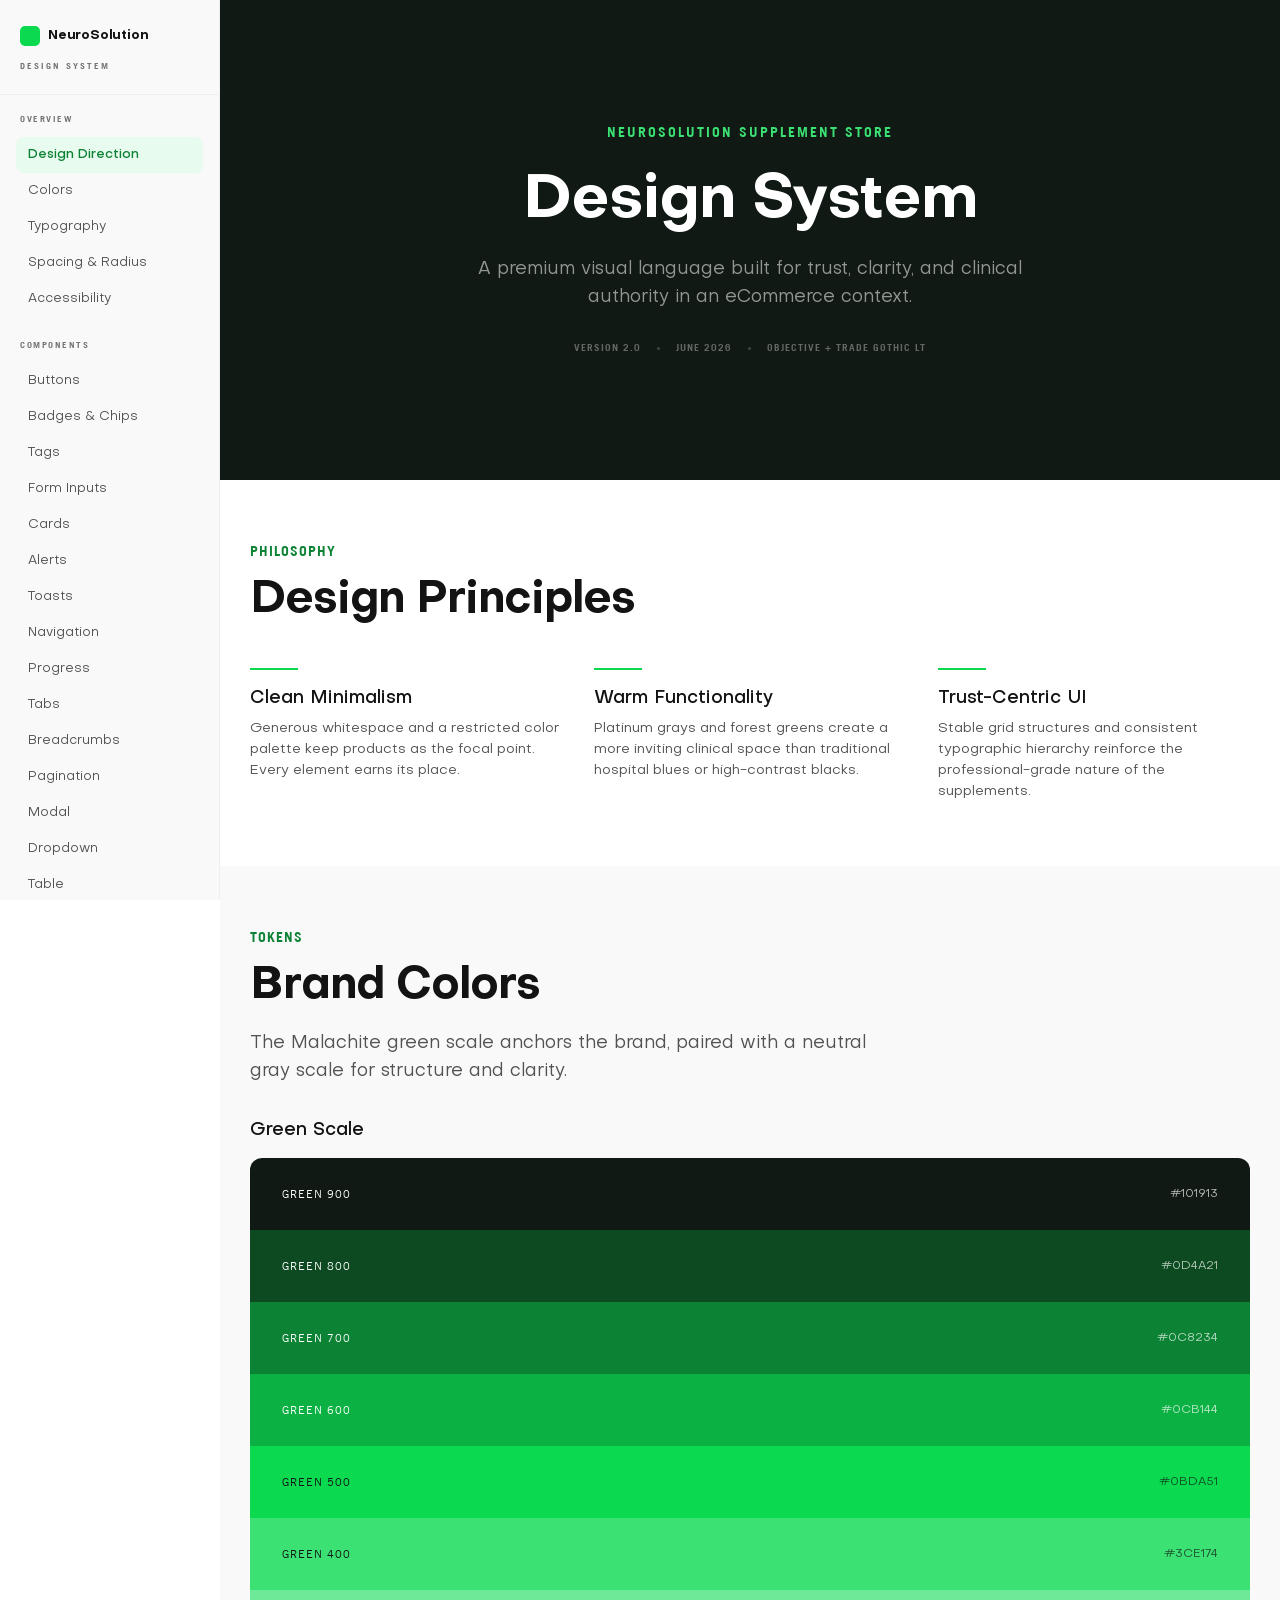
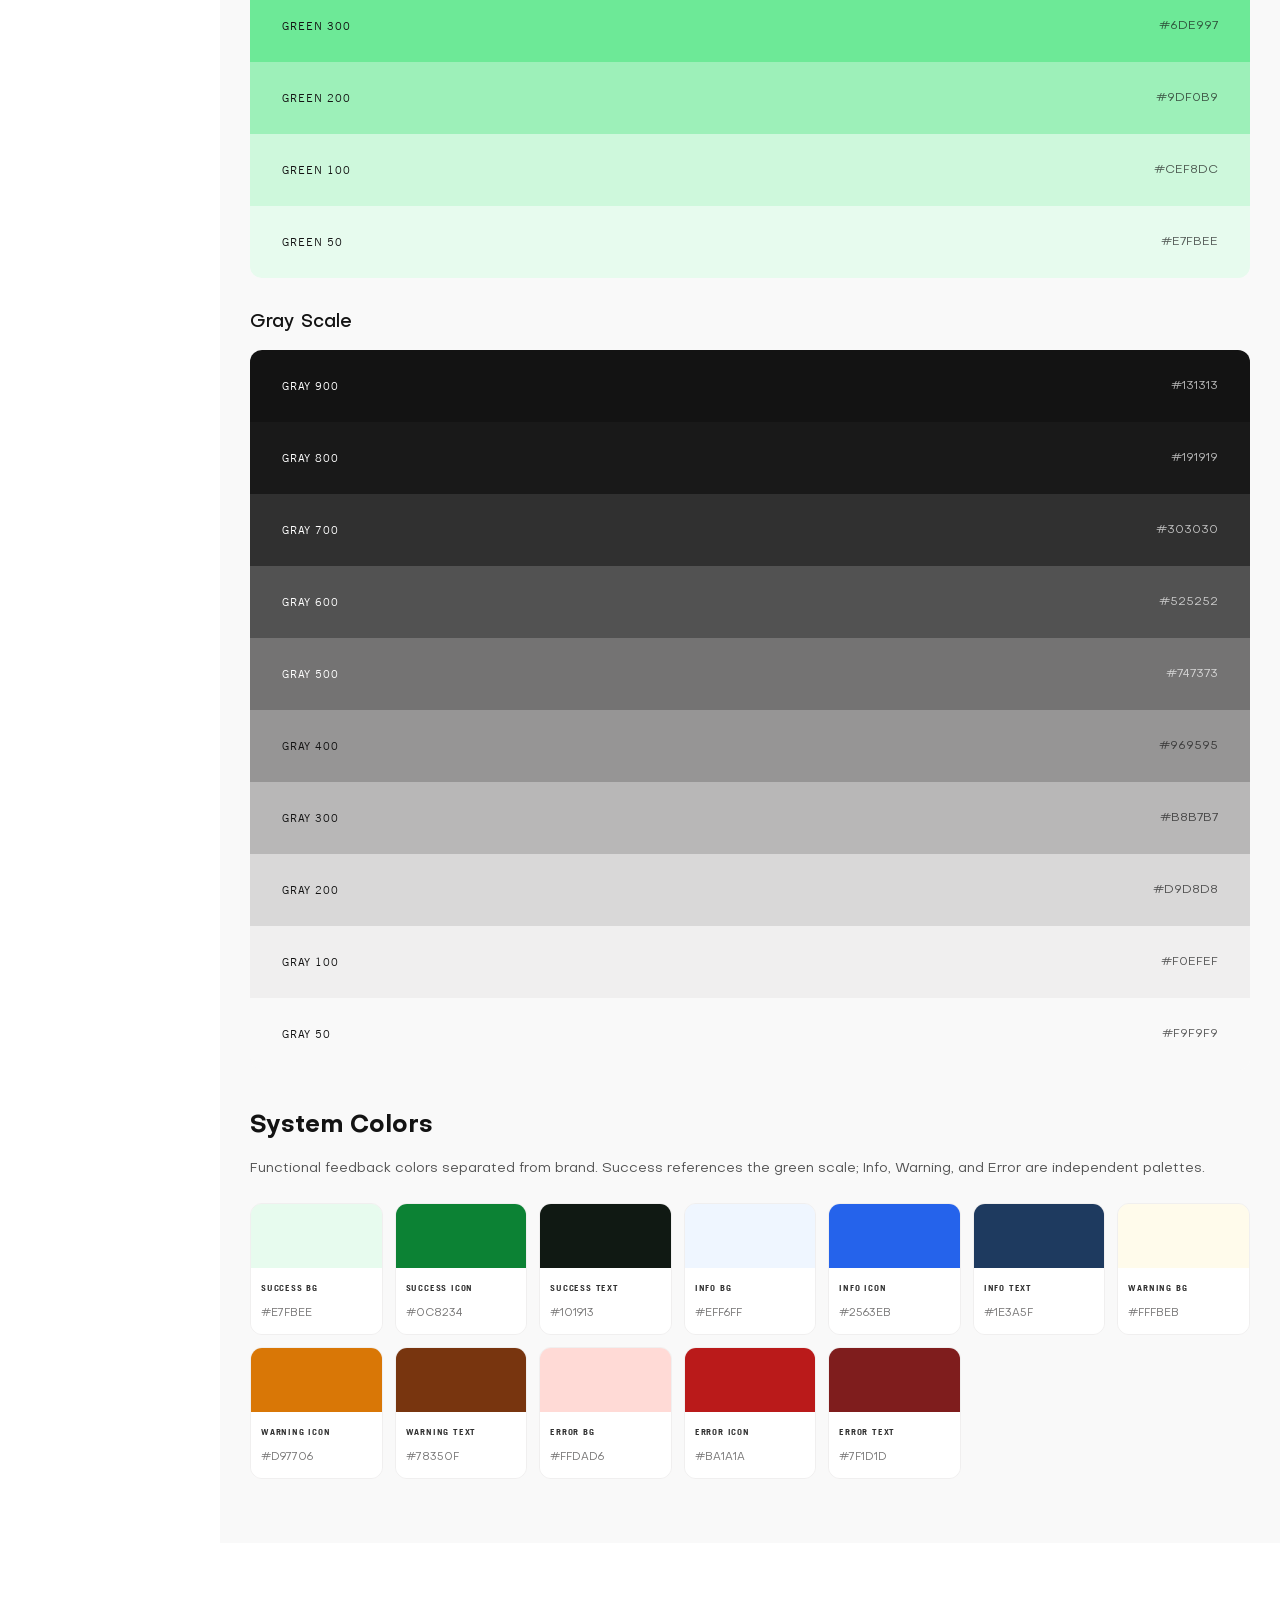
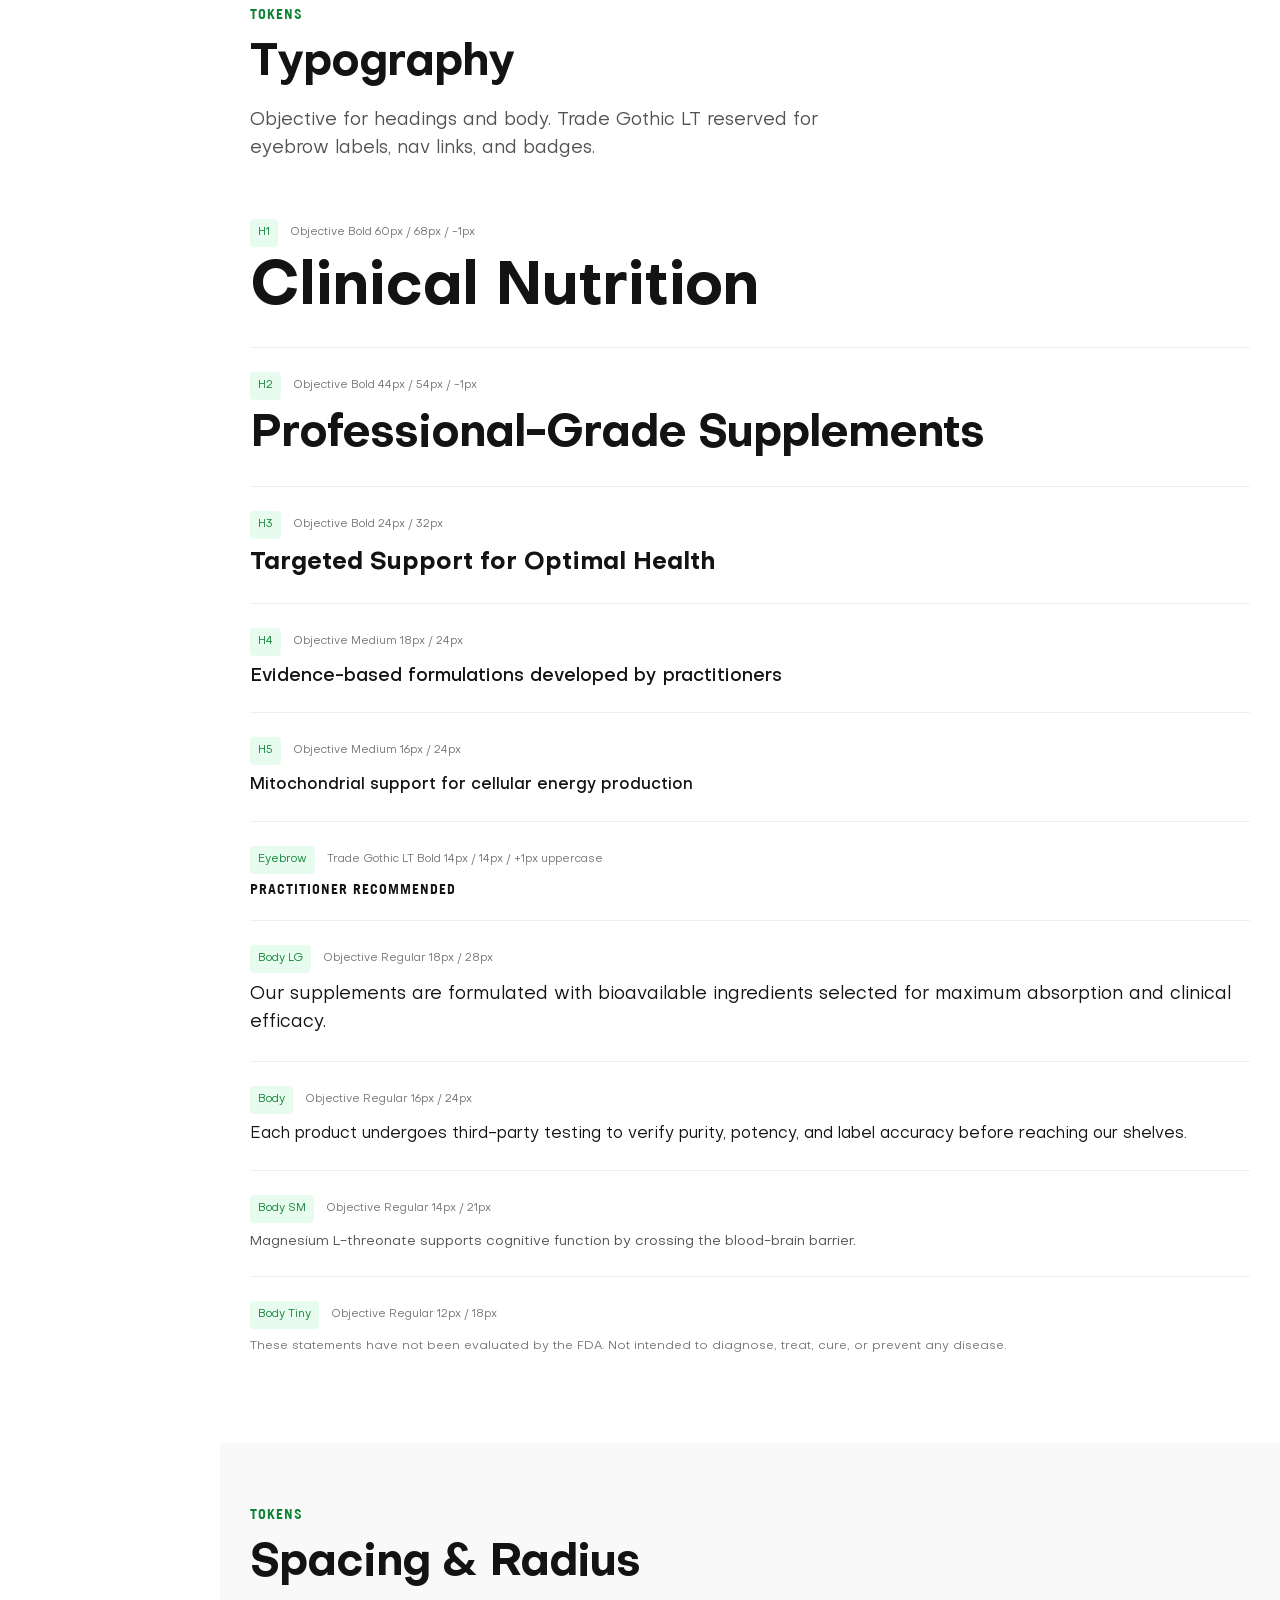
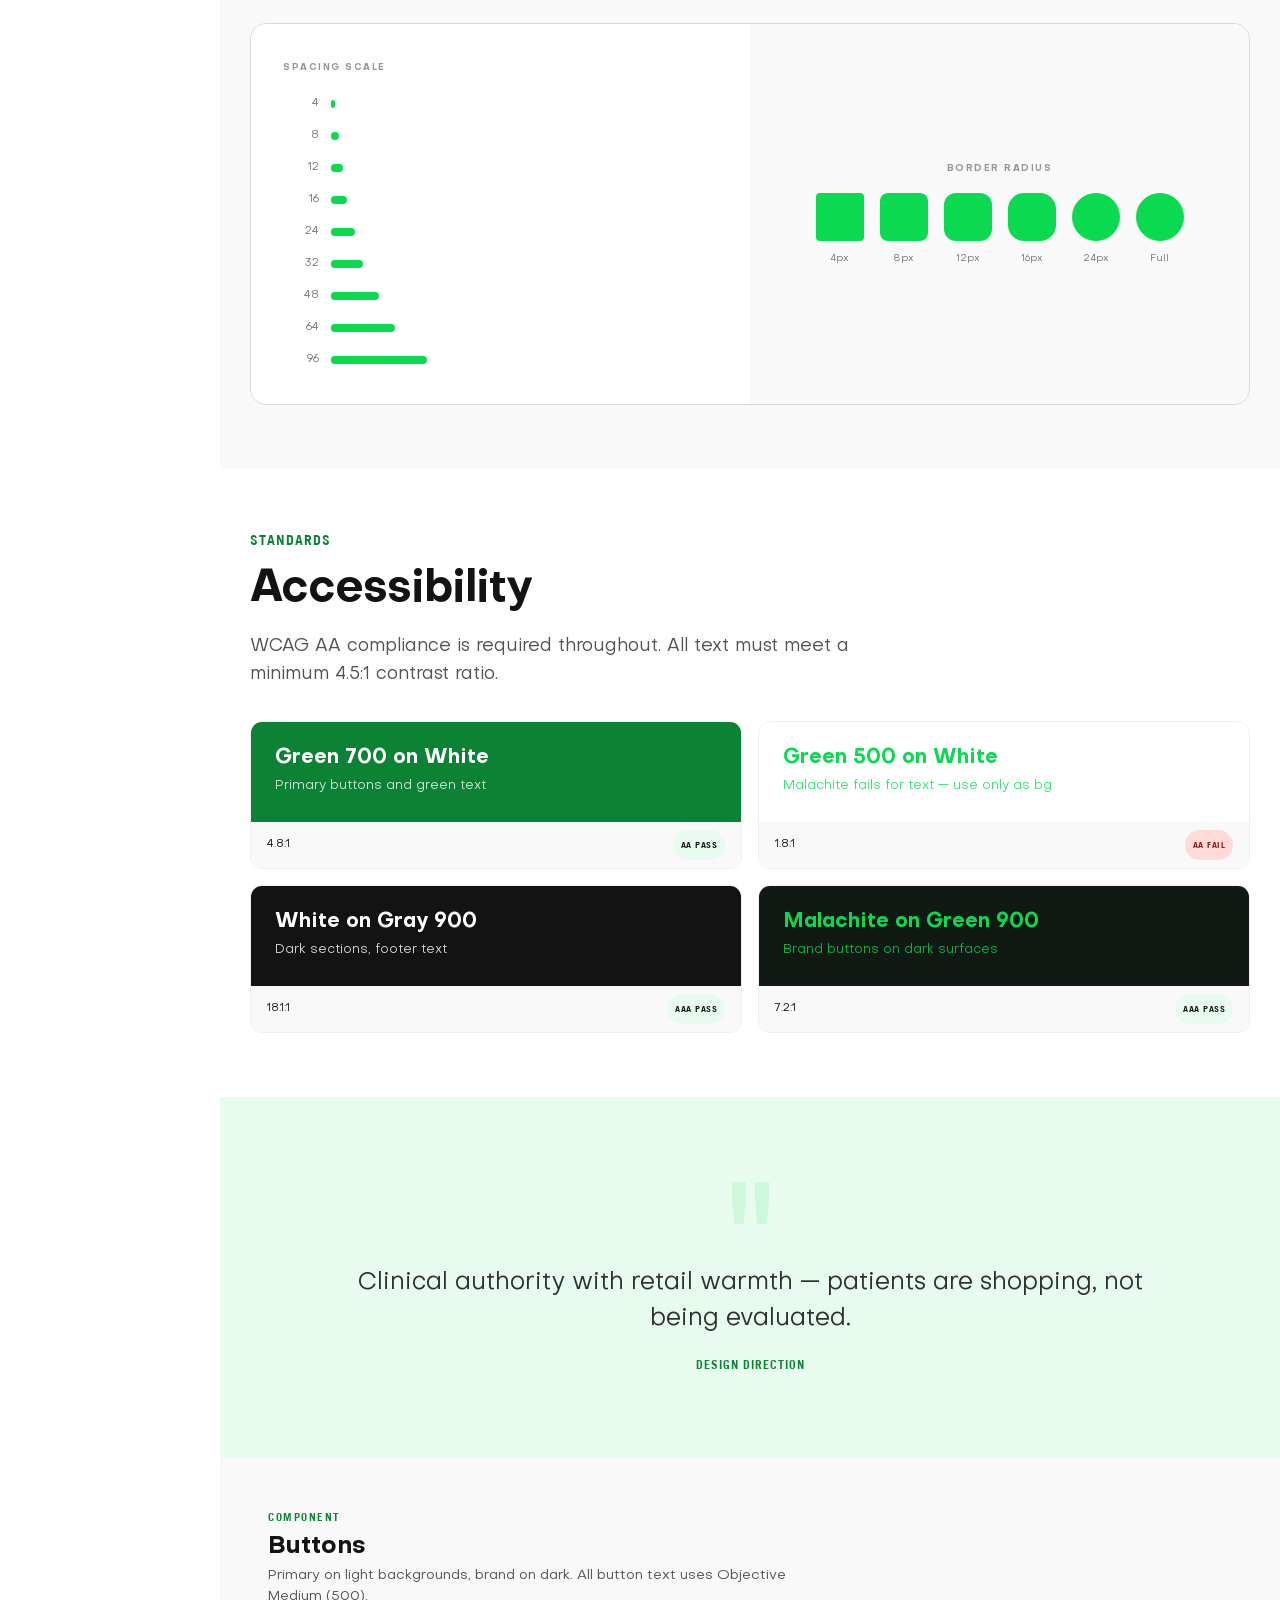
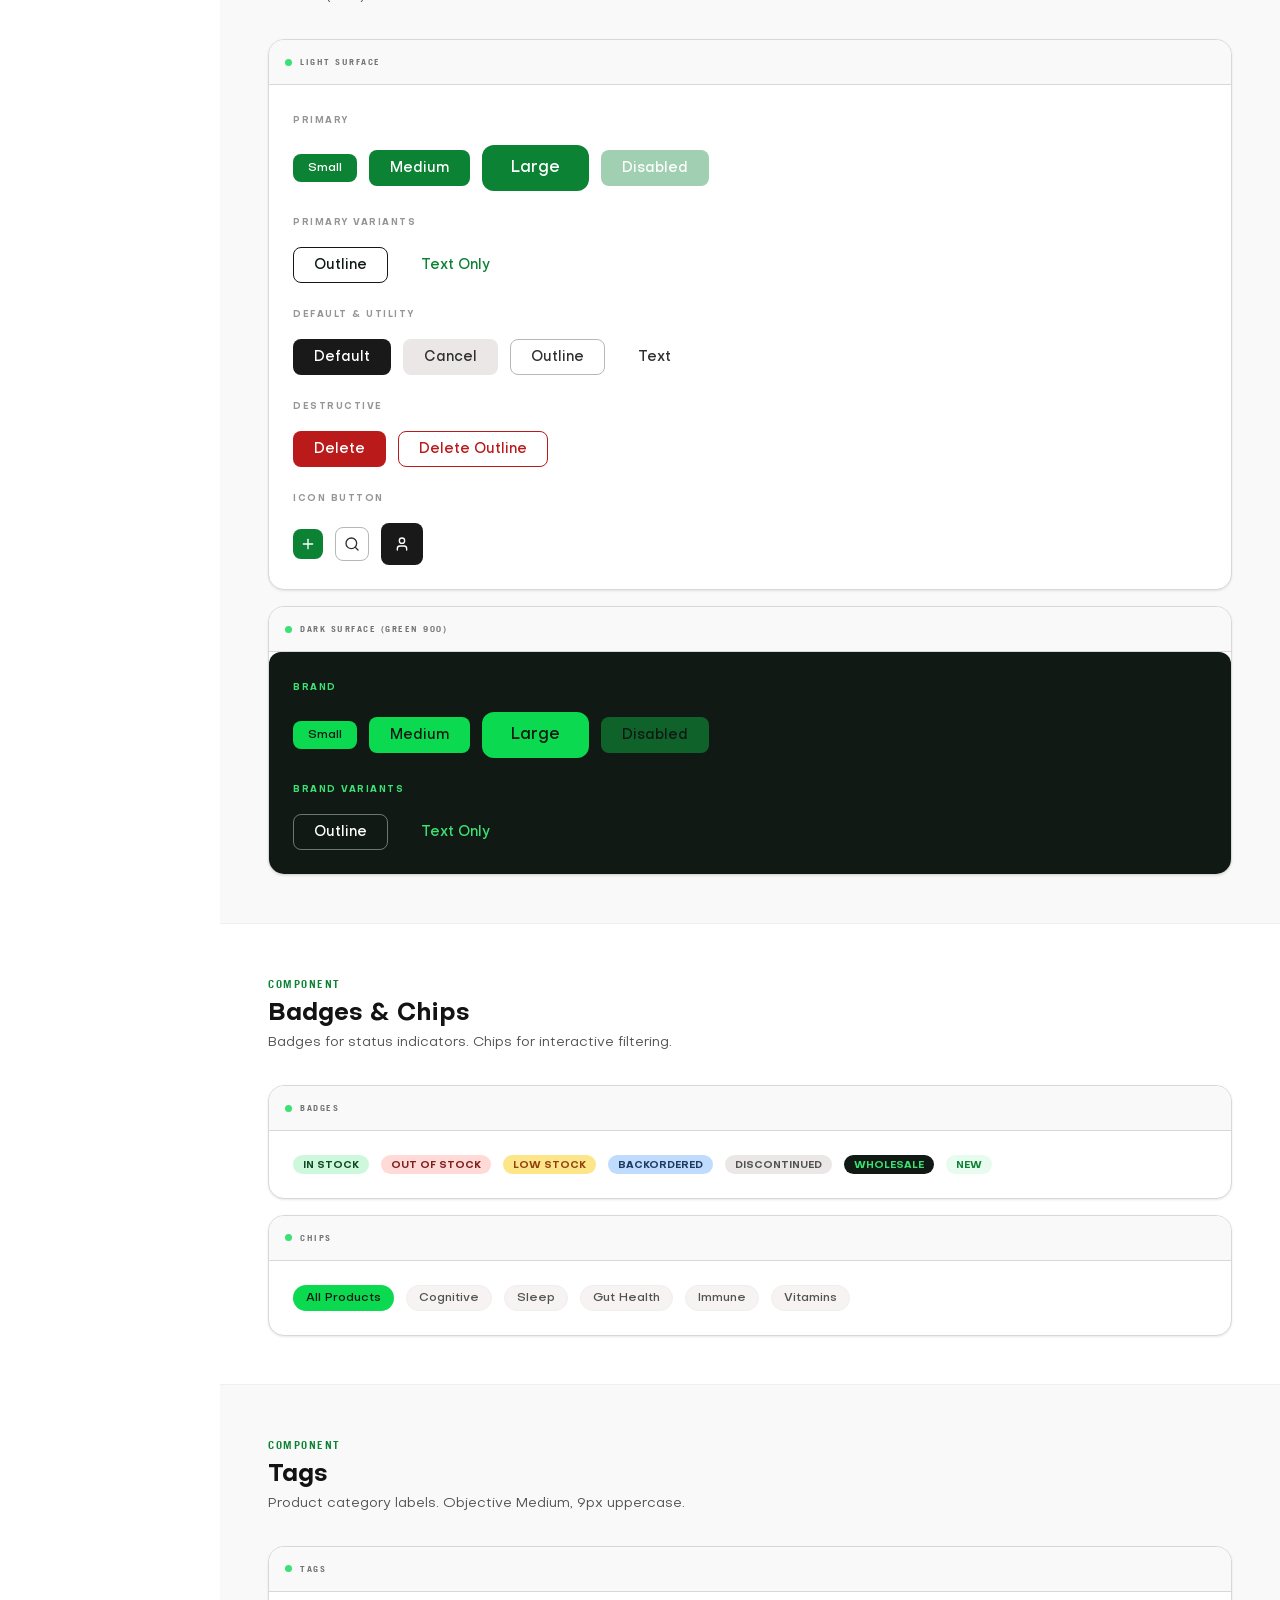
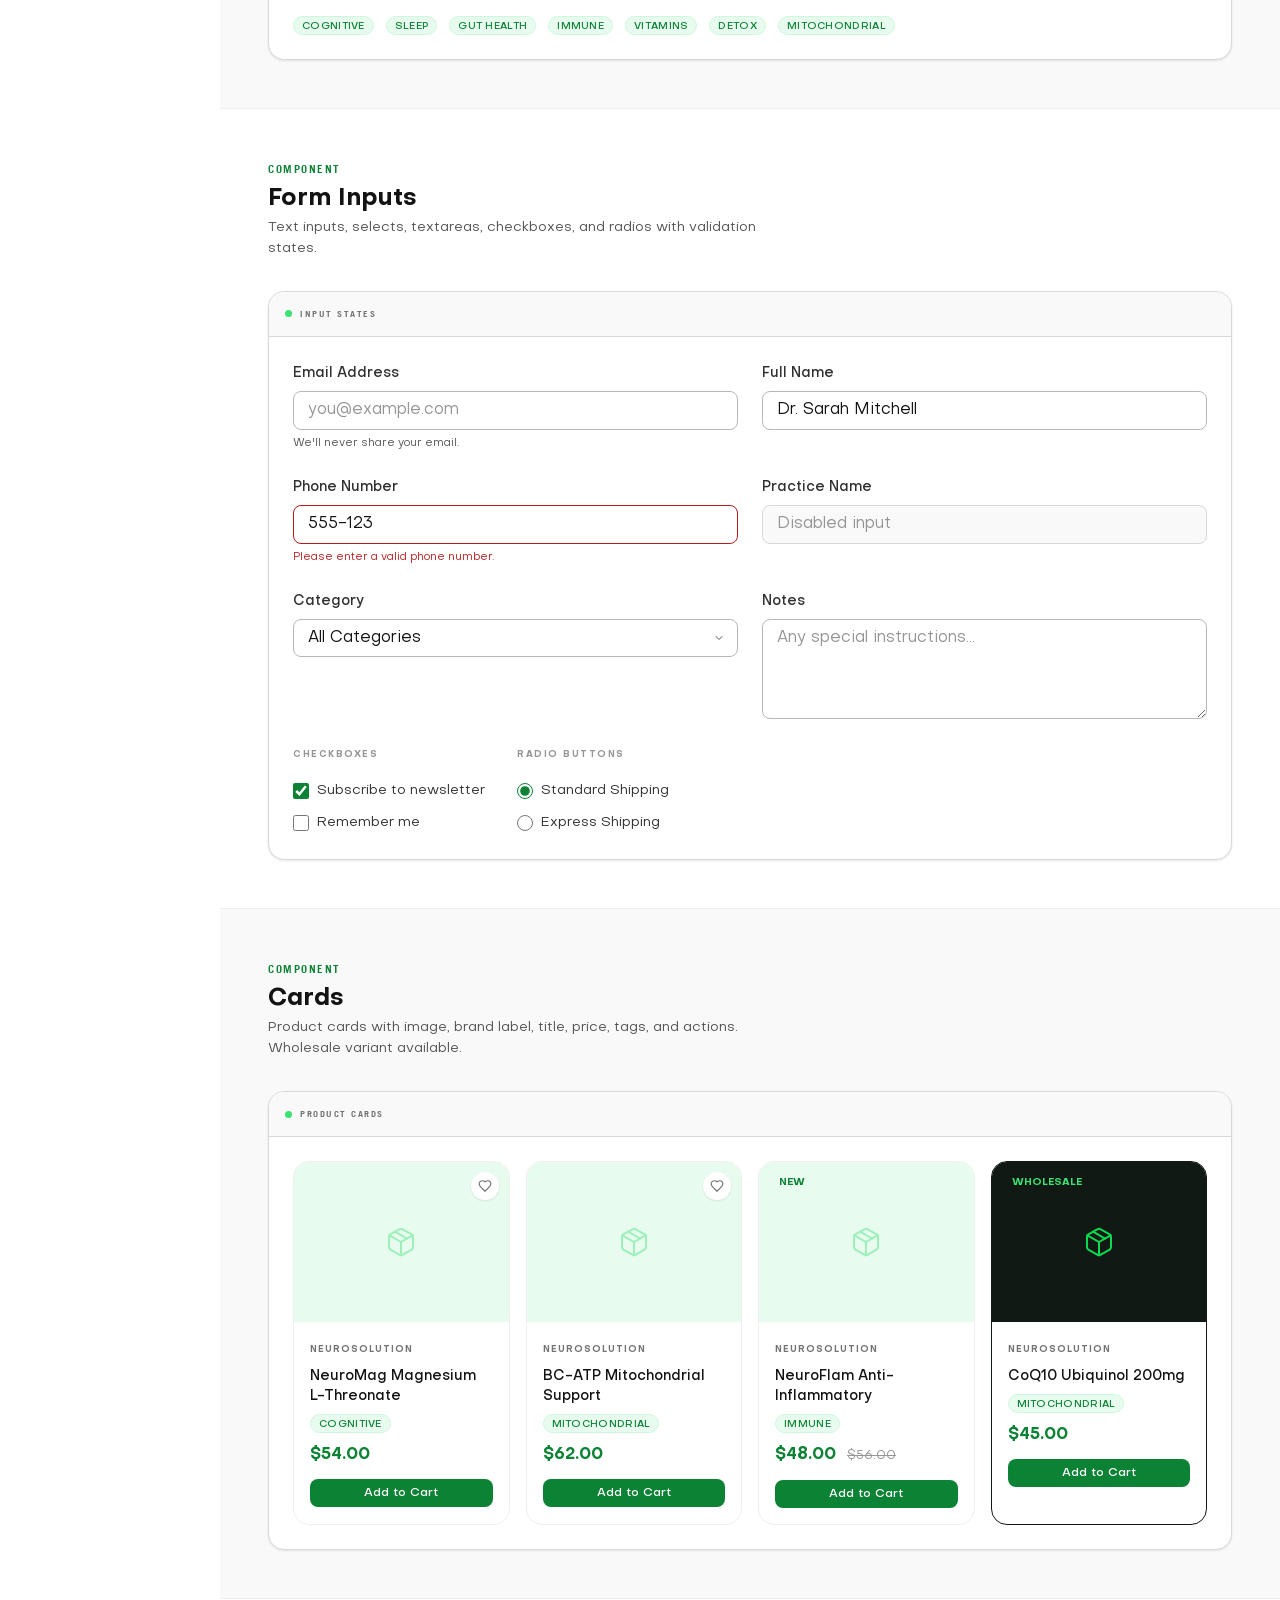
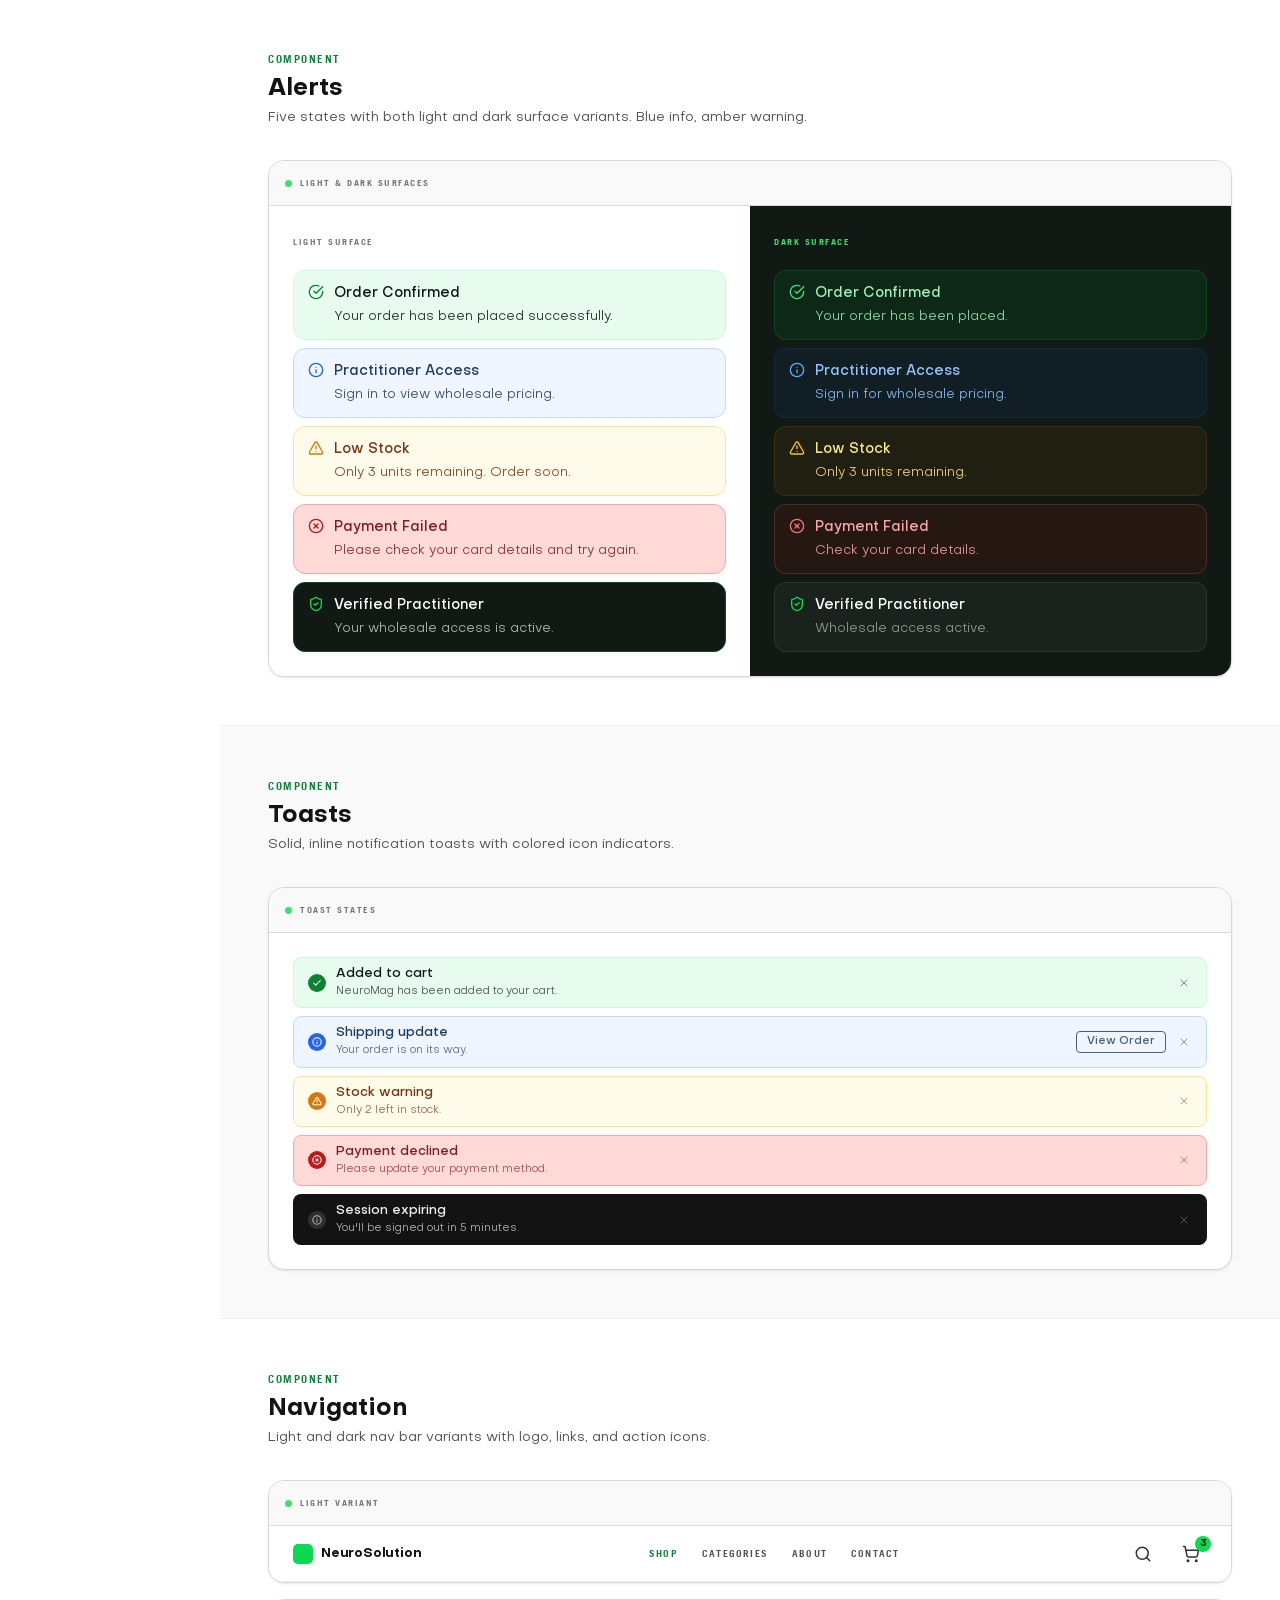
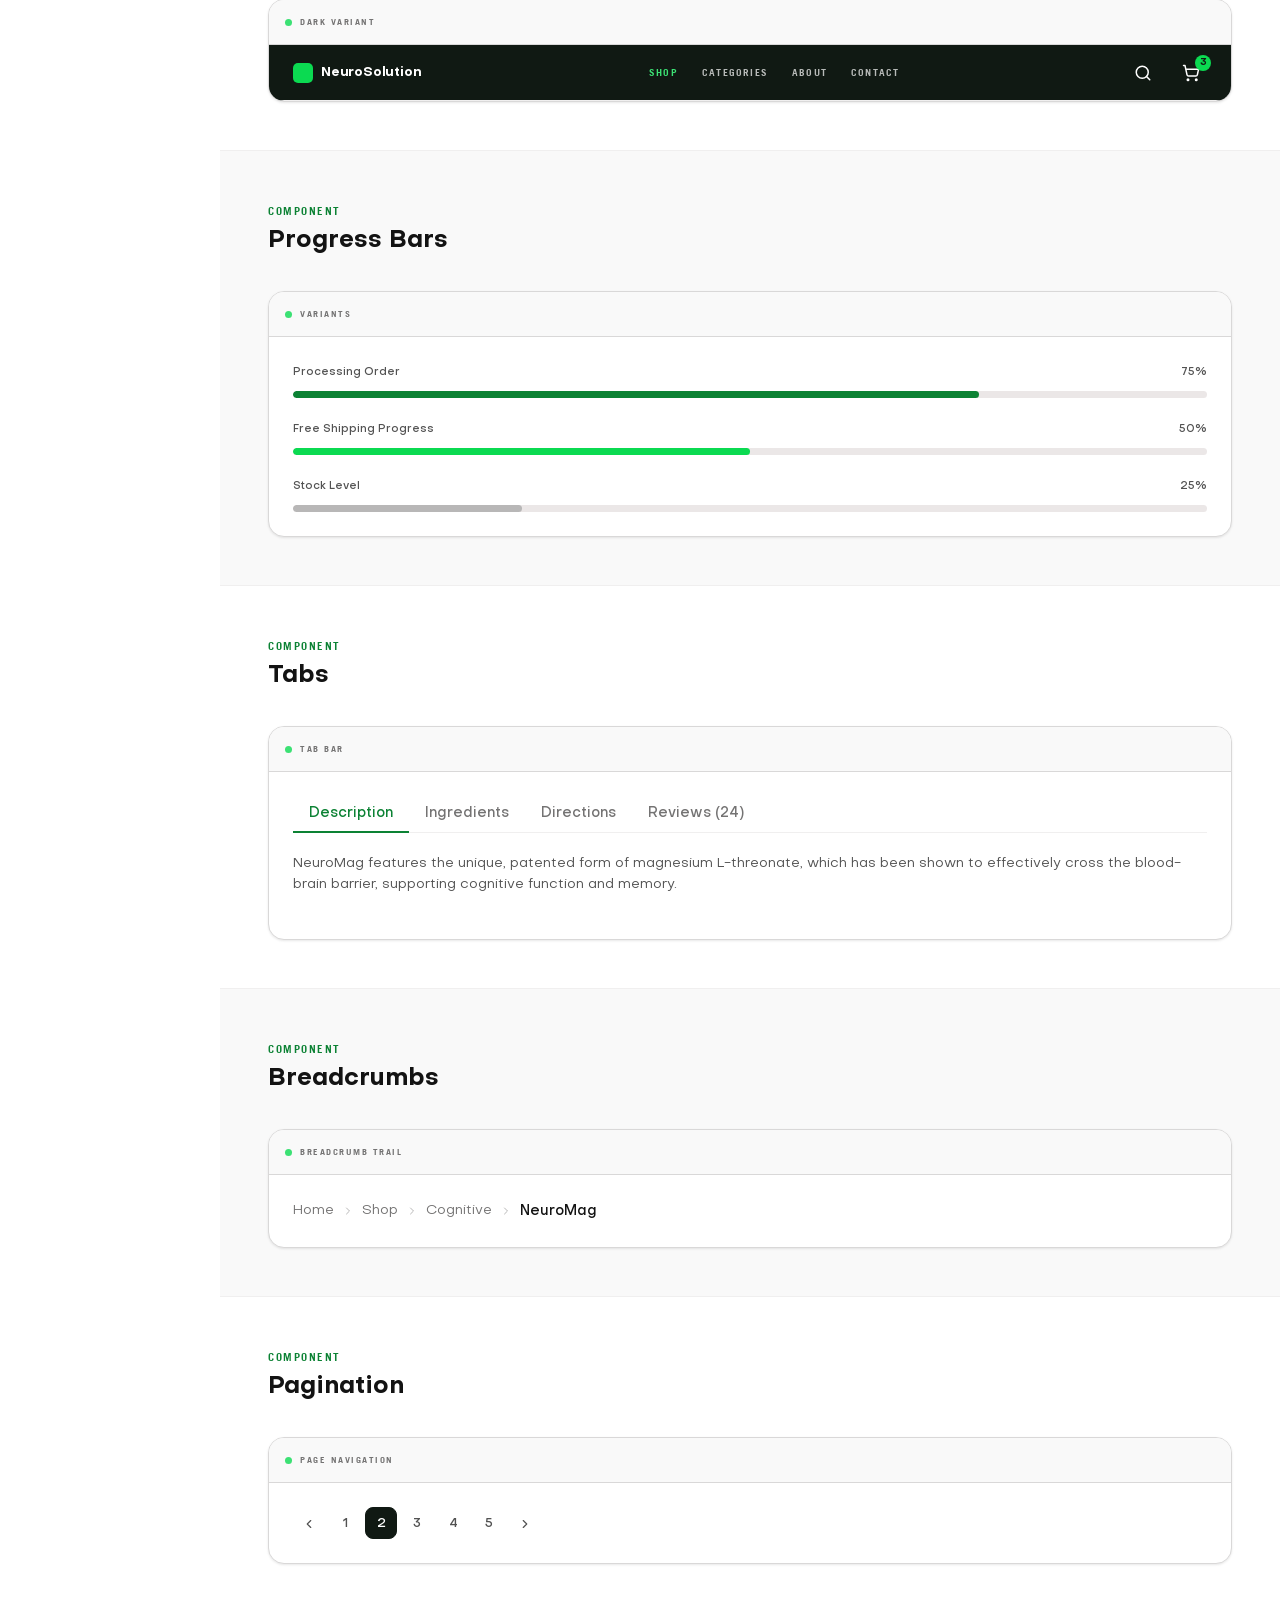
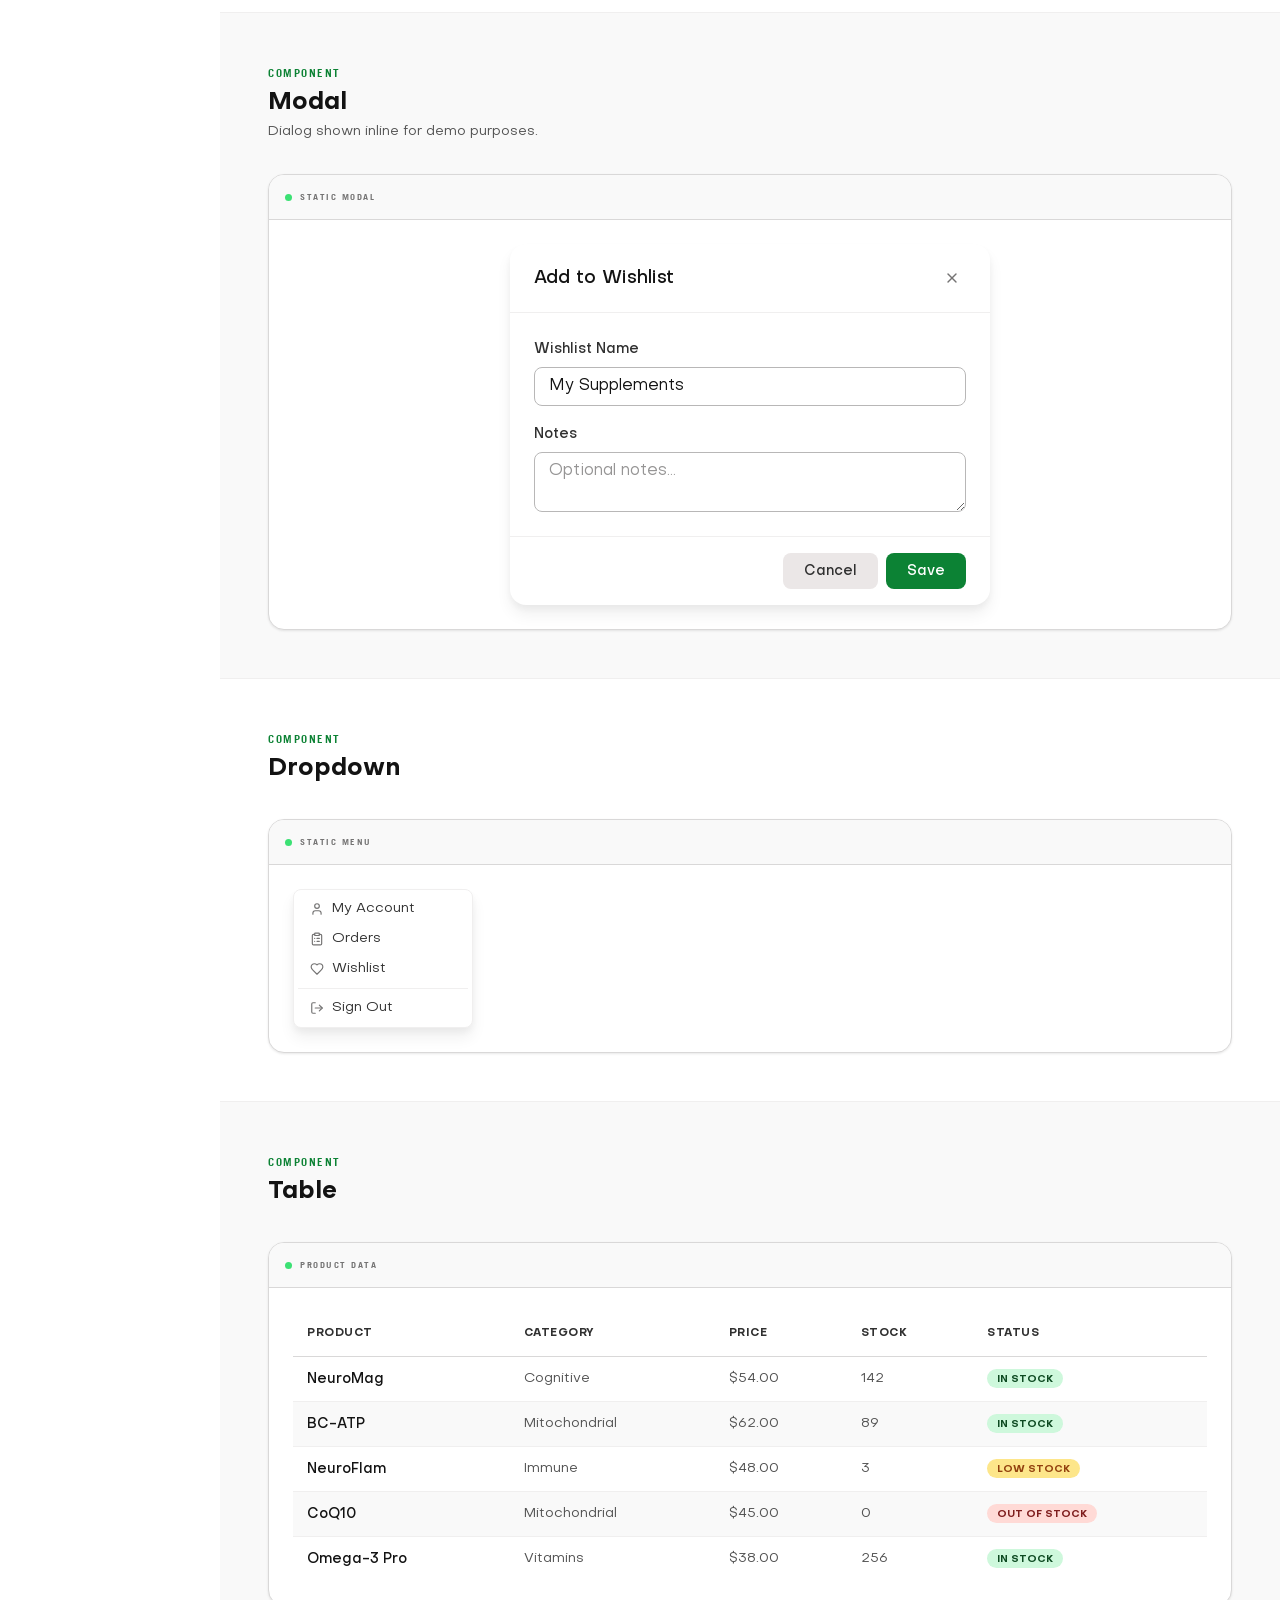
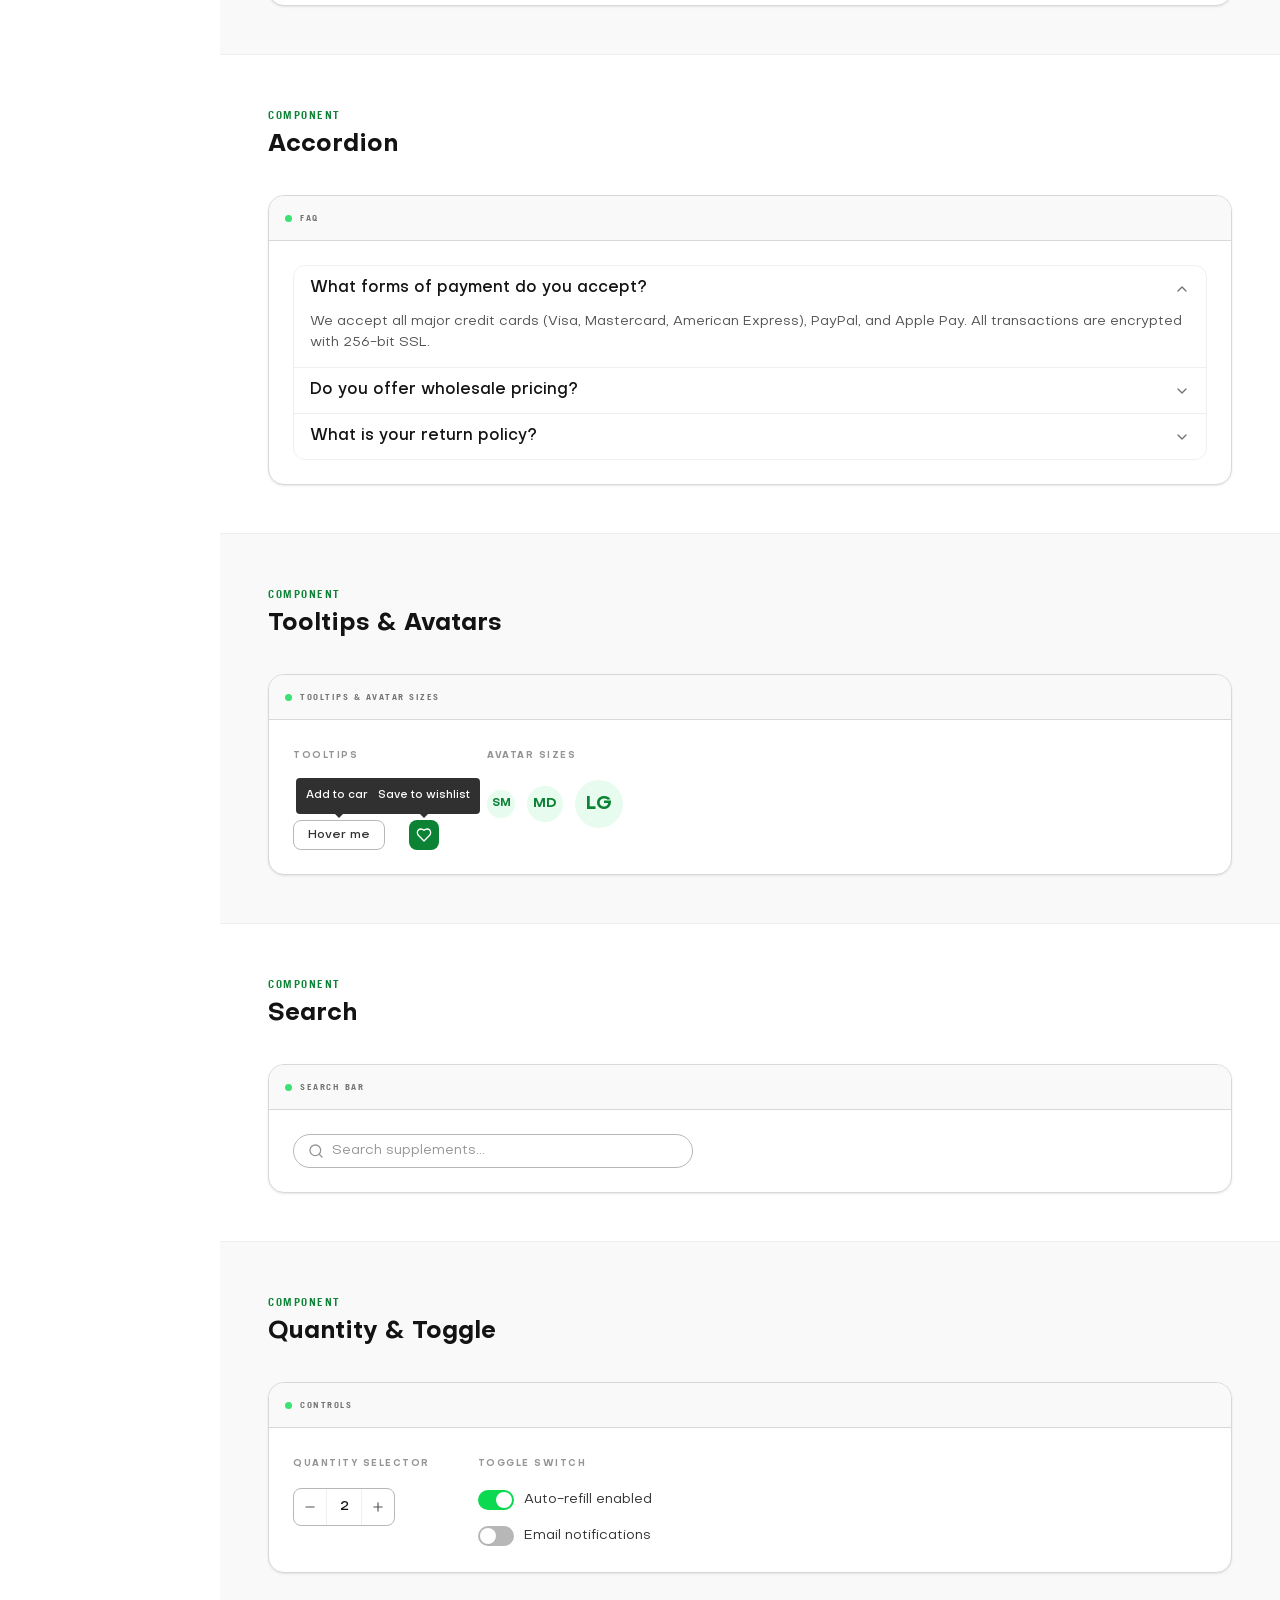
<file: index.html>
<!doctype html>
<html lang="en">
  <head>
    <meta charset="UTF-8" />
    <meta name="viewport" content="width=device-width, initial-scale=1.0" />
    <title>Design System — NeuroSolution Supplement Store</title>
    <link rel="stylesheet" href="css/fonts.css" />
    <link rel="stylesheet" href="css/tokens.css" />
    <link rel="stylesheet" href="css/base.css" />
    <link rel="stylesheet" href="css/components.css" />
    <link rel="stylesheet" href="css/layout.css" />
    <style>
      .pg-sidebar-link[target='_blank']::after {
        content: ' \2197';
        font-size: 9px;
        opacity: 0.4;
      }
      .ds-color-dot {
        width: 12px;
        height: 12px;
        border-radius: var(--rounded-full);
        display: inline-block;
        vertical-align: middle;
        margin-right: 6px;
        border: 1px solid rgba(0, 0, 0, 0.08);
      }
      .scene-row {
        display: flex;
        flex-wrap: wrap;
        gap: 12px;
        align-items: center;
      }
      .scene-row--col {
        flex-direction: column;
        align-items: flex-start;
      }
      .scene-stack {
        display: flex;
        flex-direction: column;
        gap: 8px;
      }
      .scene-dark {
        background: var(--color-green-900);
        padding: 24px;
        border-radius: var(--rounded-md);
      }
      .scene-grid {
        display: grid;
        grid-template-columns: repeat(auto-fill, minmax(200px, 1fr));
        gap: 16px;
      }
      .scene-label {
        font-family: var(--font-label);
        font-size: 9px;
        font-weight: 700;
        letter-spacing: 1.5px;
        text-transform: uppercase;
        color: var(--color-gray-400);
        margin-bottom: 12px;
      }
      .scene-label--light {
        color: var(--color-green-400);
      }
      .scene-spacer {
        height: 24px;
      }
      .page-card {
        display: block;
        background: var(--color-white);
        border: 1px solid var(--color-gray-200);
        border-radius: var(--rounded-lg);
        overflow: hidden;
        text-decoration: none;
        transition:
          box-shadow var(--duration-normal),
          transform var(--duration-normal);
      }
      .page-card:hover {
        box-shadow: var(--shadow-md);
        transform: translateY(-2px);
      }
      .page-card-preview {
        height: 120px;
        background: var(--color-green-50);
        display: flex;
        align-items: center;
        justify-content: center;
        border-bottom: 1px solid var(--color-gray-200);
      }
      .page-card-preview svg {
        width: 32px;
        height: 32px;
        color: var(--color-green-200);
      }
      .page-card-body {
        padding: 14px 16px;
      }
      .page-card-title {
        font-weight: 500;
        font-size: 14px;
        color: var(--color-gray-900);
        margin-bottom: 2px;
      }
      .page-card-desc {
        font-size: 12px;
        color: var(--color-gray-500);
      }
    </style>
  </head>
  <body>
    <div class="pg-layout">
      <!-- ═══ SIDEBAR ═══ -->
      <aside class="pg-sidebar">
        <div class="pg-sidebar-header">
          <div class="pg-sidebar-logo">
            <div class="pg-sidebar-logo-mark"></div>
            <span class="pg-sidebar-logo-text">NeuroSolution</span>
          </div>
          <div class="pg-sidebar-subtitle">Design System</div>
        </div>
        <nav class="pg-sidebar-nav">
          <div class="pg-sidebar-section">
            <div class="pg-sidebar-section-label">Overview</div>
            <a href="#direction" class="pg-sidebar-link is-active"
              >Design Direction</a
            >
            <a href="#colors" class="pg-sidebar-link">Colors</a>
            <a href="#typography" class="pg-sidebar-link">Typography</a>
            <a href="#spacing" class="pg-sidebar-link">Spacing &amp; Radius</a>
            <a href="#accessibility" class="pg-sidebar-link">Accessibility</a>
          </div>
          <div class="pg-sidebar-section">
            <div class="pg-sidebar-section-label">Components</div>
            <a href="#buttons" class="pg-sidebar-link">Buttons</a>
            <a href="#badges-chips" class="pg-sidebar-link"
              >Badges &amp; Chips</a
            >
            <a href="#tags" class="pg-sidebar-link">Tags</a>
            <a href="#inputs" class="pg-sidebar-link">Form Inputs</a>
            <a href="#cards" class="pg-sidebar-link">Cards</a>
            <a href="#alerts" class="pg-sidebar-link">Alerts</a>
            <a href="#toasts" class="pg-sidebar-link">Toasts</a>
            <a href="#navigation" class="pg-sidebar-link">Navigation</a>
            <a href="#progress" class="pg-sidebar-link">Progress</a>
            <a href="#tabs" class="pg-sidebar-link">Tabs</a>
            <a href="#breadcrumbs" class="pg-sidebar-link">Breadcrumbs</a>
            <a href="#pagination" class="pg-sidebar-link">Pagination</a>
            <a href="#modal" class="pg-sidebar-link">Modal</a>
            <a href="#dropdown" class="pg-sidebar-link">Dropdown</a>
            <a href="#table" class="pg-sidebar-link">Table</a>
            <a href="#accordion" class="pg-sidebar-link">Accordion</a>
            <a href="#tooltip-avatar" class="pg-sidebar-link"
              >Tooltips &amp; Avatars</a
            >
            <a href="#search" class="pg-sidebar-link">Search</a>
            <a href="#qty-toggle" class="pg-sidebar-link"
              >Quantity &amp; Toggle</a
            >
            <a href="#skeleton-empty" class="pg-sidebar-link"
              >Skeleton &amp; Empty</a
            >
            <a href="#steps" class="pg-sidebar-link">Steps</a>
            <a href="#order-summary" class="pg-sidebar-link">Order Summary</a>
            <a href="#dividers" class="pg-sidebar-link">Dividers</a>
          </div>
          <div class="pg-sidebar-section">
            <div class="pg-sidebar-section-label">Sections</div>
            <a href="#section-hero" class="pg-sidebar-link">Hero</a>
            <a href="#section-product-grid" class="pg-sidebar-link"
              >Product Grid</a
            >
            <a href="#section-features" class="pg-sidebar-link"
              >Feature Strip</a
            >
            <a href="#section-testimonial" class="pg-sidebar-link"
              >Testimonial</a
            >
            <a href="#section-cta" class="pg-sidebar-link">CTA Band</a>
            <a href="#section-newsletter" class="pg-sidebar-link">Newsletter</a>
            <a href="#section-trust" class="pg-sidebar-link">Trust Bar</a>
          </div>
          <div class="pg-sidebar-section">
            <div class="pg-sidebar-section-label">Pages</div>
            <a
              href="pages/homepage.html"
              target="_blank"
              class="pg-sidebar-link"
              >Homepage</a
            >
            <a
              href="pages/product-listing.html"
              target="_blank"
              class="pg-sidebar-link"
              >Product Listing</a
            >
            <a
              href="pages/product-detail.html"
              target="_blank"
              class="pg-sidebar-link"
              >Product Detail</a
            >
            <a href="pages/cart.html" target="_blank" class="pg-sidebar-link"
              >Cart</a
            >
            <a
              href="pages/checkout.html"
              target="_blank"
              class="pg-sidebar-link"
              >Checkout</a
            >
            <a href="pages/login.html" target="_blank" class="pg-sidebar-link"
              >Login</a
            >
            <a
              href="pages/order-confirmation.html"
              target="_blank"
              class="pg-sidebar-link"
              >Order Confirmation</a
            >
            <a href="pages/account.html" target="_blank" class="pg-sidebar-link"
              >Account</a
            >
          </div>
        </nav>
        <div class="pg-sidebar-footer">
          <div style="font-size: 10px; color: var(--color-gray-400)">
            v2.0 — June 2026
          </div>
        </div>
      </aside>

      <!-- ═══ MAIN CONTENT ═══ -->
      <main class="pg-main">
        <!-- ── HERO ── -->
        <header class="hero" id="direction">
          <div class="hero-inner">
            <p class="hero-eyebrow">NeuroSolution Supplement Store</p>
            <h1 class="hero-title">Design System</h1>
            <p class="hero-subtitle">
              A premium visual language built for trust, clarity, and clinical
              authority in an eCommerce context.
            </p>
            <div class="hero-meta">
              <span>Version 2.0</span><span class="hero-meta-divider"></span>
              <span>June 2026</span><span class="hero-meta-divider"></span>
              <span>Objective + Trade Gothic LT</span>
            </div>
          </div>
        </header>

        <!-- ── DESIGN PRINCIPLES ── -->
        <section class="color-band color-band--white">
          <div class="color-band-inner">
            <p class="section-eyebrow">Philosophy</p>
            <h2 class="section-heading">Design Principles</h2>
            <div class="editorial-grid-3" style="margin-top: 40px">
              <div>
                <div
                  style="
                    width: 48px;
                    height: 2px;
                    background: var(--color-green-500);
                    margin-bottom: 16px;
                  "
                ></div>
                <h4 style="margin-bottom: 8px">Clean Minimalism</h4>
                <p class="text-sm" style="color: var(--color-gray-600)">
                  Generous whitespace and a restricted color palette keep
                  products as the focal point. Every element earns its place.
                </p>
              </div>
              <div>
                <div
                  style="
                    width: 48px;
                    height: 2px;
                    background: var(--color-green-500);
                    margin-bottom: 16px;
                  "
                ></div>
                <h4 style="margin-bottom: 8px">Warm Functionality</h4>
                <p class="text-sm" style="color: var(--color-gray-600)">
                  Platinum grays and forest greens create a more inviting
                  clinical space than traditional hospital blues or
                  high-contrast blacks.
                </p>
              </div>
              <div>
                <div
                  style="
                    width: 48px;
                    height: 2px;
                    background: var(--color-green-500);
                    margin-bottom: 16px;
                  "
                ></div>
                <h4 style="margin-bottom: 8px">Trust-Centric UI</h4>
                <p class="text-sm" style="color: var(--color-gray-600)">
                  Stable grid structures and consistent typographic hierarchy
                  reinforce the professional-grade nature of the supplements.
                </p>
              </div>
            </div>
          </div>
        </section>

        <!-- ── COLORS ── -->
        <section class="color-band color-band--gray-50" id="colors">
          <div class="color-band-inner">
            <p class="section-eyebrow">Tokens</p>
            <h2 class="section-heading">Brand Colors</h2>
            <p class="section-body" style="margin-bottom: 32px">
              The Malachite green scale anchors the brand, paired with a neutral
              gray scale for structure and clarity.
            </p>

            <h4 style="margin-bottom: 16px">Green Scale</h4>
            <div
              class="color-strip-row"
              style="
                border-radius: var(--rounded-md);
                overflow: hidden;
                margin-bottom: 32px;
              "
            >
              <div
                class="color-strip color-strip--light-text"
                style="background: #101913"
              >
                <span class="color-strip-label">Green 900</span
                ><span class="color-strip-hex">#101913</span>
              </div>
              <div
                class="color-strip color-strip--light-text"
                style="background: #0d4a21"
              >
                <span class="color-strip-label">Green 800</span
                ><span class="color-strip-hex">#0D4A21</span>
              </div>
              <div
                class="color-strip color-strip--light-text"
                style="background: #0c8234"
              >
                <span class="color-strip-label">Green 700</span
                ><span class="color-strip-hex">#0C8234</span>
              </div>
              <div
                class="color-strip color-strip--light-text"
                style="background: #0cb144"
              >
                <span class="color-strip-label">Green 600</span
                ><span class="color-strip-hex">#0CB144</span>
              </div>
              <div
                class="color-strip color-strip--dark-text"
                style="background: #0bda51"
              >
                <span class="color-strip-label">Green 500</span
                ><span class="color-strip-hex">#0BDA51</span>
              </div>
              <div
                class="color-strip color-strip--dark-text"
                style="background: #3ce174"
              >
                <span class="color-strip-label">Green 400</span
                ><span class="color-strip-hex">#3CE174</span>
              </div>
              <div
                class="color-strip color-strip--dark-text"
                style="background: #6de997"
              >
                <span class="color-strip-label">Green 300</span
                ><span class="color-strip-hex">#6DE997</span>
              </div>
              <div
                class="color-strip color-strip--dark-text"
                style="background: #9df0b9"
              >
                <span class="color-strip-label">Green 200</span
                ><span class="color-strip-hex">#9DF0B9</span>
              </div>
              <div
                class="color-strip color-strip--dark-text"
                style="background: #cef8dc"
              >
                <span class="color-strip-label">Green 100</span
                ><span class="color-strip-hex">#CEF8DC</span>
              </div>
              <div
                class="color-strip color-strip--dark-text"
                style="background: #e7fbee"
              >
                <span class="color-strip-label">Green 50</span
                ><span class="color-strip-hex">#E7FBEE</span>
              </div>
            </div>

            <h4 style="margin-bottom: 16px">Gray Scale</h4>
            <div
              class="color-strip-row"
              style="
                border-radius: var(--rounded-md);
                overflow: hidden;
                margin-bottom: 40px;
              "
            >
              <div
                class="color-strip color-strip--light-text"
                style="background: #131313"
              >
                <span class="color-strip-label">Gray 900</span
                ><span class="color-strip-hex">#131313</span>
              </div>
              <div
                class="color-strip color-strip--light-text"
                style="background: #191919"
              >
                <span class="color-strip-label">Gray 800</span
                ><span class="color-strip-hex">#191919</span>
              </div>
              <div
                class="color-strip color-strip--light-text"
                style="background: #303030"
              >
                <span class="color-strip-label">Gray 700</span
                ><span class="color-strip-hex">#303030</span>
              </div>
              <div
                class="color-strip color-strip--light-text"
                style="background: #525252"
              >
                <span class="color-strip-label">Gray 600</span
                ><span class="color-strip-hex">#525252</span>
              </div>
              <div
                class="color-strip color-strip--light-text"
                style="background: #747373"
              >
                <span class="color-strip-label">Gray 500</span
                ><span class="color-strip-hex">#747373</span>
              </div>
              <div
                class="color-strip color-strip--dark-text"
                style="background: #969595"
              >
                <span class="color-strip-label">Gray 400</span
                ><span class="color-strip-hex">#969595</span>
              </div>
              <div
                class="color-strip color-strip--dark-text"
                style="background: #b8b7b7"
              >
                <span class="color-strip-label">Gray 300</span
                ><span class="color-strip-hex">#B8B7B7</span>
              </div>
              <div
                class="color-strip color-strip--dark-text"
                style="background: #d9d8d8"
              >
                <span class="color-strip-label">Gray 200</span
                ><span class="color-strip-hex">#D9D8D8</span>
              </div>
              <div
                class="color-strip color-strip--dark-text"
                style="background: #f0efef"
              >
                <span class="color-strip-label">Gray 100</span
                ><span class="color-strip-hex">#F0EFEF</span>
              </div>
              <div
                class="color-strip color-strip--dark-text"
                style="background: #f9f9f9"
              >
                <span class="color-strip-label">Gray 50</span
                ><span class="color-strip-hex">#F9F9F9</span>
              </div>
            </div>

            <h3 style="margin-bottom: 16px">System Colors</h3>
            <p
              class="text-sm"
              style="color: var(--color-gray-600); margin-bottom: 24px"
            >
              Functional feedback colors separated from brand. Success
              references the green scale; Info, Warning, and Error are
              independent palettes.
            </p>
            <div class="swatch-grid">
              <div class="swatch">
                <div class="swatch-color" style="background: #e7fbee"></div>
                <div class="swatch-info">
                  <div class="swatch-name">Success BG</div>
                  <div class="swatch-hex">#E7FBEE</div>
                </div>
              </div>
              <div class="swatch">
                <div class="swatch-color" style="background: #0c8234"></div>
                <div class="swatch-info">
                  <div class="swatch-name">Success Icon</div>
                  <div class="swatch-hex">#0C8234</div>
                </div>
              </div>
              <div class="swatch">
                <div class="swatch-color" style="background: #101913"></div>
                <div class="swatch-info">
                  <div class="swatch-name">Success Text</div>
                  <div class="swatch-hex">#101913</div>
                </div>
              </div>
              <div class="swatch">
                <div class="swatch-color" style="background: #eff6ff"></div>
                <div class="swatch-info">
                  <div class="swatch-name">Info BG</div>
                  <div class="swatch-hex">#EFF6FF</div>
                </div>
              </div>
              <div class="swatch">
                <div class="swatch-color" style="background: #2563eb"></div>
                <div class="swatch-info">
                  <div class="swatch-name">Info Icon</div>
                  <div class="swatch-hex">#2563EB</div>
                </div>
              </div>
              <div class="swatch">
                <div class="swatch-color" style="background: #1e3a5f"></div>
                <div class="swatch-info">
                  <div class="swatch-name">Info Text</div>
                  <div class="swatch-hex">#1E3A5F</div>
                </div>
              </div>
              <div class="swatch">
                <div class="swatch-color" style="background: #fffbeb"></div>
                <div class="swatch-info">
                  <div class="swatch-name">Warning BG</div>
                  <div class="swatch-hex">#FFFBEB</div>
                </div>
              </div>
              <div class="swatch">
                <div class="swatch-color" style="background: #d97706"></div>
                <div class="swatch-info">
                  <div class="swatch-name">Warning Icon</div>
                  <div class="swatch-hex">#D97706</div>
                </div>
              </div>
              <div class="swatch">
                <div class="swatch-color" style="background: #78350f"></div>
                <div class="swatch-info">
                  <div class="swatch-name">Warning Text</div>
                  <div class="swatch-hex">#78350F</div>
                </div>
              </div>
              <div class="swatch">
                <div class="swatch-color" style="background: #ffdad6"></div>
                <div class="swatch-info">
                  <div class="swatch-name">Error BG</div>
                  <div class="swatch-hex">#FFDAD6</div>
                </div>
              </div>
              <div class="swatch">
                <div class="swatch-color" style="background: #ba1a1a"></div>
                <div class="swatch-info">
                  <div class="swatch-name">Error Icon</div>
                  <div class="swatch-hex">#BA1A1A</div>
                </div>
              </div>
              <div class="swatch">
                <div class="swatch-color" style="background: #7f1d1d"></div>
                <div class="swatch-info">
                  <div class="swatch-name">Error Text</div>
                  <div class="swatch-hex">#7F1D1D</div>
                </div>
              </div>
            </div>
          </div>
        </section>

        <!-- ── TYPOGRAPHY ── -->
        <section class="color-band color-band--white" id="typography">
          <div class="color-band-inner">
            <p class="section-eyebrow">Tokens</p>
            <h2 class="section-heading">Typography</h2>
            <p class="section-body" style="margin-bottom: 32px">
              Objective for headings and body. Trade Gothic LT reserved for
              eyebrow labels, nav links, and badges.
            </p>
            <div class="type-specimen">
              <div class="type-specimen-meta">
                <span class="type-specimen-token">H1</span
                ><span class="type-specimen-details"
                  >Objective Bold 60px / 68px / -1px</span
                >
              </div>
              <div class="type-specimen-sample type-specimen-sample--h1">
                Clinical Nutrition
              </div>
            </div>
            <div class="type-specimen">
              <div class="type-specimen-meta">
                <span class="type-specimen-token">H2</span
                ><span class="type-specimen-details"
                  >Objective Bold 44px / 54px / -1px</span
                >
              </div>
              <div class="type-specimen-sample type-specimen-sample--h2">
                Professional-Grade Supplements
              </div>
            </div>
            <div class="type-specimen">
              <div class="type-specimen-meta">
                <span class="type-specimen-token">H3</span
                ><span class="type-specimen-details"
                  >Objective Bold 24px / 32px</span
                >
              </div>
              <div class="type-specimen-sample type-specimen-sample--h3">
                Targeted Support for Optimal Health
              </div>
            </div>
            <div class="type-specimen">
              <div class="type-specimen-meta">
                <span class="type-specimen-token">H4</span
                ><span class="type-specimen-details"
                  >Objective Medium 18px / 24px</span
                >
              </div>
              <div class="type-specimen-sample type-specimen-sample--h4">
                Evidence-based formulations developed by practitioners
              </div>
            </div>
            <div class="type-specimen">
              <div class="type-specimen-meta">
                <span class="type-specimen-token">H5</span
                ><span class="type-specimen-details"
                  >Objective Medium 16px / 24px</span
                >
              </div>
              <div class="type-specimen-sample type-specimen-sample--h5">
                Mitochondrial support for cellular energy production
              </div>
            </div>
            <div class="type-specimen">
              <div class="type-specimen-meta">
                <span class="type-specimen-token">Eyebrow</span
                ><span class="type-specimen-details"
                  >Trade Gothic LT Bold 14px / 14px / +1px uppercase</span
                >
              </div>
              <div class="type-specimen-sample type-specimen-sample--eyebrow">
                Practitioner Recommended
              </div>
            </div>
            <div class="type-specimen">
              <div class="type-specimen-meta">
                <span class="type-specimen-token">Body LG</span
                ><span class="type-specimen-details"
                  >Objective Regular 18px / 28px</span
                >
              </div>
              <div class="type-specimen-sample type-specimen-sample--body-lg">
                Our supplements are formulated with bioavailable ingredients
                selected for maximum absorption and clinical efficacy.
              </div>
            </div>
            <div class="type-specimen">
              <div class="type-specimen-meta">
                <span class="type-specimen-token">Body</span
                ><span class="type-specimen-details"
                  >Objective Regular 16px / 24px</span
                >
              </div>
              <div class="type-specimen-sample type-specimen-sample--body">
                Each product undergoes third-party testing to verify purity,
                potency, and label accuracy before reaching our shelves.
              </div>
            </div>
            <div class="type-specimen">
              <div class="type-specimen-meta">
                <span class="type-specimen-token">Body SM</span
                ><span class="type-specimen-details"
                  >Objective Regular 14px / 21px</span
                >
              </div>
              <div class="type-specimen-sample type-specimen-sample--body-sm">
                Magnesium L-threonate supports cognitive function by crossing
                the blood-brain barrier.
              </div>
            </div>
            <div class="type-specimen">
              <div class="type-specimen-meta">
                <span class="type-specimen-token">Body Tiny</span
                ><span class="type-specimen-details"
                  >Objective Regular 12px / 18px</span
                >
              </div>
              <div class="type-specimen-sample type-specimen-sample--body-tiny">
                These statements have not been evaluated by the FDA. Not
                intended to diagnose, treat, cure, or prevent any disease.
              </div>
            </div>
          </div>
        </section>

        <!-- ── SPACING & RADIUS ── -->
        <section class="color-band color-band--gray-50" id="spacing">
          <div class="color-band-inner">
            <p class="section-eyebrow">Tokens</p>
            <h2 class="section-heading">Spacing &amp; Radius</h2>
            <div
              class="editorial-two-col"
              style="
                min-height: auto;
                border: 1px solid var(--color-gray-200);
                border-radius: var(--rounded-lg);
                overflow: hidden;
                margin-top: 32px;
              "
            >
              <div
                class="editorial-col-visual"
                style="
                  background: var(--color-white);
                  flex-direction: column;
                  align-items: stretch;
                  padding: 32px;
                "
              >
                <div class="scene-label">Spacing Scale</div>
                <div class="spacing-demo">
                  <div class="spacing-demo-row">
                    <span class="spacing-demo-label">4</span>
                    <div class="spacing-demo-bar" style="width: 4px"></div>
                  </div>
                  <div class="spacing-demo-row">
                    <span class="spacing-demo-label">8</span>
                    <div class="spacing-demo-bar" style="width: 8px"></div>
                  </div>
                  <div class="spacing-demo-row">
                    <span class="spacing-demo-label">12</span>
                    <div class="spacing-demo-bar" style="width: 12px"></div>
                  </div>
                  <div class="spacing-demo-row">
                    <span class="spacing-demo-label">16</span>
                    <div class="spacing-demo-bar" style="width: 16px"></div>
                  </div>
                  <div class="spacing-demo-row">
                    <span class="spacing-demo-label">24</span>
                    <div class="spacing-demo-bar" style="width: 24px"></div>
                  </div>
                  <div class="spacing-demo-row">
                    <span class="spacing-demo-label">32</span>
                    <div class="spacing-demo-bar" style="width: 32px"></div>
                  </div>
                  <div class="spacing-demo-row">
                    <span class="spacing-demo-label">48</span>
                    <div class="spacing-demo-bar" style="width: 48px"></div>
                  </div>
                  <div class="spacing-demo-row">
                    <span class="spacing-demo-label">64</span>
                    <div class="spacing-demo-bar" style="width: 64px"></div>
                  </div>
                  <div class="spacing-demo-row">
                    <span class="spacing-demo-label">96</span>
                    <div class="spacing-demo-bar" style="width: 96px"></div>
                  </div>
                </div>
              </div>
              <div
                class="editorial-col-visual"
                style="background: var(--color-gray-50); flex-direction: column"
              >
                <div class="scene-label">Border Radius</div>
                <div class="radius-demo">
                  <div class="radius-demo-item">
                    <div
                      class="radius-demo-shape"
                      style="border-radius: 4px"
                    ></div>
                    <span class="radius-demo-value">4px</span>
                  </div>
                  <div class="radius-demo-item">
                    <div
                      class="radius-demo-shape"
                      style="border-radius: 8px"
                    ></div>
                    <span class="radius-demo-value">8px</span>
                  </div>
                  <div class="radius-demo-item">
                    <div
                      class="radius-demo-shape"
                      style="border-radius: 12px"
                    ></div>
                    <span class="radius-demo-value">12px</span>
                  </div>
                  <div class="radius-demo-item">
                    <div
                      class="radius-demo-shape"
                      style="border-radius: 16px"
                    ></div>
                    <span class="radius-demo-value">16px</span>
                  </div>
                  <div class="radius-demo-item">
                    <div
                      class="radius-demo-shape"
                      style="border-radius: 24px"
                    ></div>
                    <span class="radius-demo-value">24px</span>
                  </div>
                  <div class="radius-demo-item">
                    <div
                      class="radius-demo-shape"
                      style="border-radius: 9999px"
                    ></div>
                    <span class="radius-demo-value">Full</span>
                  </div>
                </div>
              </div>
            </div>
          </div>
        </section>

        <!-- ── ACCESSIBILITY ── -->
        <section class="color-band color-band--white" id="accessibility">
          <div class="color-band-inner">
            <p class="section-eyebrow">Standards</p>
            <h2 class="section-heading">Accessibility</h2>
            <p class="section-body" style="margin-bottom: 32px">
              WCAG AA compliance is required throughout. All text must meet a
              minimum 4.5:1 contrast ratio.
            </p>
            <div class="editorial-grid-2" style="gap: 16px">
              <div class="contrast-pair">
                <div
                  class="contrast-pair-preview"
                  style="background: #0c8234; color: #ffffff"
                >
                  <div class="contrast-pair-preview-lg">Green 700 on White</div>
                  <div class="contrast-pair-preview-sm">
                    Primary buttons and green text
                  </div>
                </div>
                <div class="contrast-pair-bar">
                  <span>4.8:1</span
                  ><span class="contrast-pair-badge contrast-pair-badge--pass"
                    >AA Pass</span
                  >
                </div>
              </div>
              <div class="contrast-pair">
                <div
                  class="contrast-pair-preview"
                  style="background: #ffffff; color: #0bda51"
                >
                  <div class="contrast-pair-preview-lg">Green 500 on White</div>
                  <div class="contrast-pair-preview-sm">
                    Malachite fails for text — use only as bg
                  </div>
                </div>
                <div class="contrast-pair-bar">
                  <span>1.8:1</span
                  ><span class="contrast-pair-badge contrast-pair-badge--fail"
                    >AA Fail</span
                  >
                </div>
              </div>
              <div class="contrast-pair">
                <div
                  class="contrast-pair-preview"
                  style="background: #131313; color: #ffffff"
                >
                  <div class="contrast-pair-preview-lg">White on Gray 900</div>
                  <div class="contrast-pair-preview-sm">
                    Dark sections, footer text
                  </div>
                </div>
                <div class="contrast-pair-bar">
                  <span>18.1:1</span
                  ><span class="contrast-pair-badge contrast-pair-badge--pass"
                    >AAA Pass</span
                  >
                </div>
              </div>
              <div class="contrast-pair">
                <div
                  class="contrast-pair-preview"
                  style="background: #101913; color: #0bda51"
                >
                  <div class="contrast-pair-preview-lg">
                    Malachite on Green 900
                  </div>
                  <div class="contrast-pair-preview-sm">
                    Brand buttons on dark surfaces
                  </div>
                </div>
                <div class="contrast-pair-bar">
                  <span>7.2:1</span
                  ><span class="contrast-pair-badge contrast-pair-badge--pass"
                    >AAA Pass</span
                  >
                </div>
              </div>
            </div>
          </div>
        </section>

        <!-- ── PULL QUOTE ── -->
        <section
          class="color-band color-band--green-50"
          style="padding: 80px 24px"
        >
          <div class="color-band-inner">
            <div class="pull-quote">
              <span class="pull-quote-mark">"</span>
              <p class="pull-quote-text">
                Clinical authority with retail warmth — patients are shopping,
                not being evaluated.
              </p>
              <p class="pull-quote-attribution">Design Direction</p>
            </div>
          </div>
        </section>

        <!-- ══════════════════════════════════════════ -->
        <!-- COMPONENTS                                 -->
        <!-- ══════════════════════════════════════════ -->

        <!-- ── BUTTONS ── -->
        <section class="pg-section" id="buttons">
          <div class="pg-section-header">
            <div>
              <div class="pg-section-eyebrow">Component</div>
              <div class="pg-section-title">Buttons</div>
              <div class="pg-section-desc">
                Primary on light backgrounds, brand on dark. All button text
                uses Objective Medium (500).
              </div>
            </div>
          </div>
          <div class="pg-scene" style="margin-bottom: 16px">
            <div class="pg-scene-label">
              <span class="pg-scene-dot"></span> Light Surface
            </div>
            <div class="pg-scene-body">
              <div class="scene-label">Primary</div>
              <div class="scene-row" style="margin-bottom: 20px">
                <button class="btn btn--primary btn--sm">Small</button>
                <button class="btn btn--primary btn--md">Medium</button>
                <button class="btn btn--primary btn--lg">Large</button>
                <button class="btn btn--primary btn--md" disabled>
                  Disabled
                </button>
              </div>
              <div class="scene-label">Primary Variants</div>
              <div class="scene-row" style="margin-bottom: 20px">
                <button class="btn btn--primary-outline btn--md">
                  Outline
                </button>
                <button class="btn btn--primary-text btn--md">Text Only</button>
              </div>
              <div class="scene-label">Default &amp; Utility</div>
              <div class="scene-row" style="margin-bottom: 20px">
                <button class="btn btn--default btn--md">Default</button>
                <button class="btn btn--cancel btn--md">Cancel</button>
                <button class="btn btn--outline btn--md">Outline</button>
                <button class="btn btn--text btn--md">Text</button>
              </div>
              <div class="scene-label">Destructive</div>
              <div class="scene-row" style="margin-bottom: 20px">
                <button class="btn btn--delete btn--md">Delete</button>
                <button class="btn btn--delete-outline btn--md">
                  Delete Outline
                </button>
              </div>
              <div class="scene-label">Icon Button</div>
              <div class="scene-row">
                <button class="btn btn--primary btn--icon btn--sm">
                  <svg
                    xmlns="http://www.w3.org/2000/svg"
                    width="16"
                    height="16"
                    viewBox="0 0 24 24"
                    fill="none"
                    stroke="currentColor"
                    stroke-width="2"
                    stroke-linecap="round"
                    stroke-linejoin="round"
                  >
                    <path d="M5 12h14" />
                    <path d="M12 5v14" />
                  </svg>
                </button>
                <button class="btn btn--outline btn--icon">
                  <svg
                    xmlns="http://www.w3.org/2000/svg"
                    width="16"
                    height="16"
                    viewBox="0 0 24 24"
                    fill="none"
                    stroke="currentColor"
                    stroke-width="2"
                    stroke-linecap="round"
                    stroke-linejoin="round"
                  >
                    <circle cx="11" cy="11" r="8" />
                    <path d="m21 21-4.3-4.3" />
                  </svg>
                </button>
                <button class="btn btn--default btn--icon btn--lg">
                  <svg
                    xmlns="http://www.w3.org/2000/svg"
                    width="16"
                    height="16"
                    viewBox="0 0 24 24"
                    fill="none"
                    stroke="currentColor"
                    stroke-width="2"
                    stroke-linecap="round"
                    stroke-linejoin="round"
                  >
                    <path d="M19 21v-2a4 4 0 0 0-4-4H9a4 4 0 0 0-4 4v2" />
                    <circle cx="12" cy="7" r="4" />
                  </svg>
                </button>
              </div>
            </div>
          </div>
          <div class="pg-scene">
            <div class="pg-scene-label">
              <span class="pg-scene-dot"></span> Dark Surface (Green 900)
            </div>
            <div class="pg-scene-body scene-dark">
              <div class="scene-label scene-label--light">Brand</div>
              <div class="scene-row" style="margin-bottom: 20px">
                <button class="btn btn--brand btn--sm">Small</button>
                <button class="btn btn--brand btn--md">Medium</button>
                <button class="btn btn--brand btn--lg">Large</button>
                <button class="btn btn--brand btn--md" disabled>
                  Disabled
                </button>
              </div>
              <div class="scene-label scene-label--light">Brand Variants</div>
              <div class="scene-row">
                <button class="btn btn--brand-outline btn--md">Outline</button>
                <button class="btn btn--brand-text btn--md">Text Only</button>
              </div>
            </div>
          </div>
        </section>

        <!-- ── BADGES & CHIPS ── -->
        <section class="pg-section" id="badges-chips">
          <div class="pg-section-header">
            <div>
              <div class="pg-section-eyebrow">Component</div>
              <div class="pg-section-title">Badges &amp; Chips</div>
              <div class="pg-section-desc">
                Badges for status indicators. Chips for interactive filtering.
              </div>
            </div>
          </div>
          <div class="pg-scene" style="margin-bottom: 16px">
            <div class="pg-scene-label">
              <span class="pg-scene-dot"></span> Badges
            </div>
            <div class="pg-scene-body">
              <div class="scene-row">
                <span class="badge badge--success">In Stock</span>
                <span class="badge badge--error">Out of Stock</span>
                <span class="badge badge--warning">Low Stock</span>
                <span class="badge badge--info">Backordered</span>
                <span class="badge badge--neutral">Discontinued</span>
                <span class="badge badge--brand">Wholesale</span>
                <span class="badge badge--new">New</span>
              </div>
            </div>
          </div>
          <div class="pg-scene">
            <div class="pg-scene-label">
              <span class="pg-scene-dot"></span> Chips
            </div>
            <div class="pg-scene-body">
              <div class="scene-row">
                <button class="chip is-active">All Products</button>
                <button class="chip">Cognitive</button>
                <button class="chip">Sleep</button>
                <button class="chip">Gut Health</button>
                <button class="chip">Immune</button>
                <button class="chip">Vitamins</button>
              </div>
            </div>
          </div>
        </section>

        <!-- ── TAGS ── -->
        <section class="pg-section" id="tags">
          <div class="pg-section-header">
            <div>
              <div class="pg-section-eyebrow">Component</div>
              <div class="pg-section-title">Tags</div>
              <div class="pg-section-desc">
                Product category labels. Objective Medium, 9px uppercase.
              </div>
            </div>
          </div>
          <div class="pg-scene">
            <div class="pg-scene-label">
              <span class="pg-scene-dot"></span> Tags
            </div>
            <div class="pg-scene-body">
              <div class="scene-row">
                <span class="tag">Cognitive</span>
                <span class="tag">Sleep</span>
                <span class="tag">Gut Health</span>
                <span class="tag">Immune</span>
                <span class="tag">Vitamins</span>
                <span class="tag">Detox</span>
                <span class="tag">Mitochondrial</span>
              </div>
            </div>
          </div>
        </section>

        <!-- ── FORM INPUTS ── -->
        <section class="pg-section" id="inputs">
          <div class="pg-section-header">
            <div>
              <div class="pg-section-eyebrow">Component</div>
              <div class="pg-section-title">Form Inputs</div>
              <div class="pg-section-desc">
                Text inputs, selects, textareas, checkboxes, and radios with
                validation states.
              </div>
            </div>
          </div>
          <div class="pg-scene">
            <div class="pg-scene-label">
              <span class="pg-scene-dot"></span> Input States
            </div>
            <div class="pg-scene-body">
              <div
                style="display: grid; grid-template-columns: 1fr 1fr; gap: 24px"
              >
                <div class="input-group">
                  <label class="input-label">Email Address</label>
                  <input
                    type="email"
                    class="input"
                    placeholder="you@example.com"
                  />
                  <span class="input-helper"
                    >We'll never share your email.</span
                  >
                </div>
                <div class="input-group">
                  <label class="input-label">Full Name</label>
                  <input type="text" class="input" value="Dr. Sarah Mitchell" />
                </div>
                <div class="input-group">
                  <label class="input-label">Phone Number</label>
                  <input
                    type="tel"
                    class="input input--error"
                    value="555-123"
                  />
                  <span class="input-helper input-helper--error"
                    >Please enter a valid phone number.</span
                  >
                </div>
                <div class="input-group">
                  <label class="input-label">Practice Name</label>
                  <input
                    type="text"
                    class="input"
                    value=""
                    disabled
                    placeholder="Disabled input"
                  />
                </div>
              </div>
              <div class="scene-spacer"></div>
              <div
                style="display: grid; grid-template-columns: 1fr 1fr; gap: 24px"
              >
                <div class="input-group">
                  <label class="input-label">Category</label>
                  <select class="input select">
                    <option>All Categories</option>
                    <option>Cognitive</option>
                    <option>Sleep</option>
                    <option>Gut Health</option>
                  </select>
                </div>
                <div class="input-group">
                  <label class="input-label">Notes</label>
                  <textarea
                    class="input textarea"
                    placeholder="Any special instructions..."
                  ></textarea>
                </div>
              </div>
              <div class="scene-spacer"></div>
              <div style="display: flex; gap: 32px">
                <div>
                  <div class="scene-label">Checkboxes</div>
                  <div style="display: flex; flex-direction: column; gap: 8px">
                    <label class="checkbox-group"
                      ><input type="checkbox" checked /><span
                        class="checkbox-label"
                        >Subscribe to newsletter</span
                      ></label
                    >
                    <label class="checkbox-group"
                      ><input type="checkbox" /><span class="checkbox-label"
                        >Remember me</span
                      ></label
                    >
                  </div>
                </div>
                <div>
                  <div class="scene-label">Radio Buttons</div>
                  <div style="display: flex; flex-direction: column; gap: 8px">
                    <label class="radio-group"
                      ><input type="radio" name="ship" checked /><span
                        class="radio-label"
                        >Standard Shipping</span
                      ></label
                    >
                    <label class="radio-group"
                      ><input type="radio" name="ship" /><span
                        class="radio-label"
                        >Express Shipping</span
                      ></label
                    >
                  </div>
                </div>
              </div>
            </div>
          </div>
        </section>

        <!-- ── CARDS ── -->
        <section class="pg-section" id="cards">
          <div class="pg-section-header">
            <div>
              <div class="pg-section-eyebrow">Component</div>
              <div class="pg-section-title">Cards</div>
              <div class="pg-section-desc">
                Product cards with image, brand label, title, price, tags, and
                actions. Wholesale variant available.
              </div>
            </div>
          </div>
          <div class="pg-scene">
            <div class="pg-scene-label">
              <span class="pg-scene-dot"></span> Product Cards
            </div>
            <div class="pg-scene-body">
              <div
                style="
                  display: grid;
                  grid-template-columns: repeat(4, 1fr);
                  gap: 16px;
                "
              >
                <div class="card">
                  <div class="card-image">
                    <button class="card-wishlist">
                      <svg
                        xmlns="http://www.w3.org/2000/svg"
                        width="14"
                        height="14"
                        viewBox="0 0 24 24"
                        fill="none"
                        stroke="currentColor"
                        stroke-width="2"
                        stroke-linecap="round"
                        stroke-linejoin="round"
                      >
                        <path
                          d="M19 14c1.49-1.46 3-3.21 3-5.5A5.5 5.5 0 0 0 16.5 3c-1.76 0-3 .5-4.5 2-1.5-1.5-2.74-2-4.5-2A5.5 5.5 0 0 0 2 8.5c0 2.3 1.5 4.05 3 5.5l7 7Z"
                        />
                      </svg>
                    </button>
                    <svg
                      xmlns="http://www.w3.org/2000/svg"
                      width="32"
                      height="32"
                      viewBox="0 0 24 24"
                      fill="none"
                      stroke="currentColor"
                      stroke-width="1.5"
                      stroke-linecap="round"
                      stroke-linejoin="round"
                    >
                      <path d="M16.5 9.4 7.55 4.24" />
                      <path
                        d="M21 16V8a2 2 0 0 0-1-1.73l-7-4a2 2 0 0 0-2 0l-7 4A2 2 0 0 0 3 8v8a2 2 0 0 0 1 1.73l7 4a2 2 0 0 0 2 0l7-4A2 2 0 0 0 21 16z"
                      />
                      <polyline points="3.29 7 12 12 20.71 7" />
                      <line x1="12" x2="12" y1="22" y2="12" />
                    </svg>
                  </div>
                  <div class="card-body">
                    <div class="card-brand">NeuroSolution</div>
                    <div class="card-title">NeuroMag Magnesium L-Threonate</div>
                    <div class="card-tags">
                      <span class="tag">Cognitive</span>
                    </div>
                    <div class="card-price">$54.00</div>
                    <div class="card-actions">
                      <button class="btn btn--primary btn--sm" style="flex: 1">
                        Add to Cart
                      </button>
                    </div>
                  </div>
                </div>
                <div class="card">
                  <div class="card-image">
                    <button class="card-wishlist">
                      <svg
                        xmlns="http://www.w3.org/2000/svg"
                        width="14"
                        height="14"
                        viewBox="0 0 24 24"
                        fill="none"
                        stroke="currentColor"
                        stroke-width="2"
                        stroke-linecap="round"
                        stroke-linejoin="round"
                      >
                        <path
                          d="M19 14c1.49-1.46 3-3.21 3-5.5A5.5 5.5 0 0 0 16.5 3c-1.76 0-3 .5-4.5 2-1.5-1.5-2.74-2-4.5-2A5.5 5.5 0 0 0 2 8.5c0 2.3 1.5 4.05 3 5.5l7 7Z"
                        />
                      </svg>
                    </button>
                    <svg
                      xmlns="http://www.w3.org/2000/svg"
                      width="32"
                      height="32"
                      viewBox="0 0 24 24"
                      fill="none"
                      stroke="currentColor"
                      stroke-width="1.5"
                      stroke-linecap="round"
                      stroke-linejoin="round"
                    >
                      <path d="M16.5 9.4 7.55 4.24" />
                      <path
                        d="M21 16V8a2 2 0 0 0-1-1.73l-7-4a2 2 0 0 0-2 0l-7 4A2 2 0 0 0 3 8v8a2 2 0 0 0 1 1.73l7 4a2 2 0 0 0 2 0l7-4A2 2 0 0 0 21 16z"
                      />
                      <polyline points="3.29 7 12 12 20.71 7" />
                      <line x1="12" x2="12" y1="22" y2="12" />
                    </svg>
                  </div>
                  <div class="card-body">
                    <div class="card-brand">NeuroSolution</div>
                    <div class="card-title">BC-ATP Mitochondrial Support</div>
                    <div class="card-tags">
                      <span class="tag">Mitochondrial</span>
                    </div>
                    <div class="card-price">$62.00</div>
                    <div class="card-actions">
                      <button class="btn btn--primary btn--sm" style="flex: 1">
                        Add to Cart
                      </button>
                    </div>
                  </div>
                </div>
                <div class="card">
                  <div class="card-image">
                    <span
                      class="badge badge--new"
                      style="position: absolute; top: 10px; left: 10px"
                      >New</span
                    >
                    <svg
                      xmlns="http://www.w3.org/2000/svg"
                      width="32"
                      height="32"
                      viewBox="0 0 24 24"
                      fill="none"
                      stroke="currentColor"
                      stroke-width="1.5"
                      stroke-linecap="round"
                      stroke-linejoin="round"
                    >
                      <path d="M16.5 9.4 7.55 4.24" />
                      <path
                        d="M21 16V8a2 2 0 0 0-1-1.73l-7-4a2 2 0 0 0-2 0l-7 4A2 2 0 0 0 3 8v8a2 2 0 0 0 1 1.73l7 4a2 2 0 0 0 2 0l7-4A2 2 0 0 0 21 16z"
                      />
                      <polyline points="3.29 7 12 12 20.71 7" />
                      <line x1="12" x2="12" y1="22" y2="12" />
                    </svg>
                  </div>
                  <div class="card-body">
                    <div class="card-brand">NeuroSolution</div>
                    <div class="card-title">NeuroFlam Anti-Inflammatory</div>
                    <div class="card-tags"><span class="tag">Immune</span></div>
                    <div class="card-price">
                      $48.00 <span class="card-price-compare">$56.00</span>
                    </div>
                    <div class="card-actions">
                      <button class="btn btn--primary btn--sm" style="flex: 1">
                        Add to Cart
                      </button>
                    </div>
                  </div>
                </div>
                <div class="card card--wholesale">
                  <div class="card-image">
                    <span
                      class="badge badge--brand"
                      style="position: absolute; top: 10px; left: 10px"
                      >Wholesale</span
                    >
                    <svg
                      xmlns="http://www.w3.org/2000/svg"
                      width="32"
                      height="32"
                      viewBox="0 0 24 24"
                      fill="none"
                      stroke="currentColor"
                      stroke-width="1.5"
                      stroke-linecap="round"
                      stroke-linejoin="round"
                    >
                      <path d="M16.5 9.4 7.55 4.24" />
                      <path
                        d="M21 16V8a2 2 0 0 0-1-1.73l-7-4a2 2 0 0 0-2 0l-7 4A2 2 0 0 0 3 8v8a2 2 0 0 0 1 1.73l7 4a2 2 0 0 0 2 0l7-4A2 2 0 0 0 21 16z"
                      />
                      <polyline points="3.29 7 12 12 20.71 7" />
                      <line x1="12" x2="12" y1="22" y2="12" />
                    </svg>
                  </div>
                  <div class="card-body">
                    <div class="card-brand">NeuroSolution</div>
                    <div class="card-title">CoQ10 Ubiquinol 200mg</div>
                    <div class="card-tags">
                      <span class="tag">Mitochondrial</span>
                    </div>
                    <div class="card-price">$45.00</div>
                    <div class="card-actions">
                      <button class="btn btn--primary btn--sm" style="flex: 1">
                        Add to Cart
                      </button>
                    </div>
                  </div>
                </div>
              </div>
            </div>
          </div>
        </section>

        <!-- ── ALERTS ── -->
        <section class="pg-section" id="alerts">
          <div class="pg-section-header">
            <div>
              <div class="pg-section-eyebrow">Component</div>
              <div class="pg-section-title">Alerts</div>
              <div class="pg-section-desc">
                Five states with both light and dark surface variants. Blue
                info, amber warning.
              </div>
            </div>
          </div>
          <div class="pg-scene">
            <div class="pg-scene-label">
              <span class="pg-scene-dot"></span> Light &amp; Dark Surfaces
            </div>
            <div class="pg-scene-body" style="padding: 0">
              <div class="split-panel" style="border: none; border-radius: 0">
                <div class="split-light">
                  <div class="split-label">Light Surface</div>
                  <div class="alert-group">
                    <div class="alert alert--success">
                      <span class="alert-icon"
                        ><svg
                          xmlns="http://www.w3.org/2000/svg"
                          width="16"
                          height="16"
                          viewBox="0 0 24 24"
                          fill="none"
                          stroke="currentColor"
                          stroke-width="2"
                          stroke-linecap="round"
                          stroke-linejoin="round"
                        >
                          <path d="M22 11.08V12a10 10 0 1 1-5.93-9.14" />
                          <path d="m9 11 3 3L22 4" /></svg
                      ></span>
                      <div>
                        <div class="alert-heading">Order Confirmed</div>
                        <div class="alert-text">
                          Your order has been placed successfully.
                        </div>
                      </div>
                    </div>
                    <div class="alert alert--info">
                      <span class="alert-icon"
                        ><svg
                          xmlns="http://www.w3.org/2000/svg"
                          width="16"
                          height="16"
                          viewBox="0 0 24 24"
                          fill="none"
                          stroke="currentColor"
                          stroke-width="2"
                          stroke-linecap="round"
                          stroke-linejoin="round"
                        >
                          <circle cx="12" cy="12" r="10" />
                          <path d="M12 16v-4" />
                          <path d="M12 8h.01" /></svg
                      ></span>
                      <div>
                        <div class="alert-heading">Practitioner Access</div>
                        <div class="alert-text">
                          Sign in to view wholesale pricing.
                        </div>
                      </div>
                    </div>
                    <div class="alert alert--warning">
                      <span class="alert-icon"
                        ><svg
                          xmlns="http://www.w3.org/2000/svg"
                          width="16"
                          height="16"
                          viewBox="0 0 24 24"
                          fill="none"
                          stroke="currentColor"
                          stroke-width="2"
                          stroke-linecap="round"
                          stroke-linejoin="round"
                        >
                          <path
                            d="m21.73 18-8-14a2 2 0 0 0-3.48 0l-8 14A2 2 0 0 0 4 21h16a2 2 0 0 0 1.73-3"
                          />
                          <path d="M12 9v4" />
                          <path d="M12 17h.01" /></svg
                      ></span>
                      <div>
                        <div class="alert-heading">Low Stock</div>
                        <div class="alert-text">
                          Only 3 units remaining. Order soon.
                        </div>
                      </div>
                    </div>
                    <div class="alert alert--error">
                      <span class="alert-icon"
                        ><svg
                          xmlns="http://www.w3.org/2000/svg"
                          width="16"
                          height="16"
                          viewBox="0 0 24 24"
                          fill="none"
                          stroke="currentColor"
                          stroke-width="2"
                          stroke-linecap="round"
                          stroke-linejoin="round"
                        >
                          <circle cx="12" cy="12" r="10" />
                          <path d="m15 9-6 6" />
                          <path d="m9 9 6 6" /></svg
                      ></span>
                      <div>
                        <div class="alert-heading">Payment Failed</div>
                        <div class="alert-text">
                          Please check your card details and try again.
                        </div>
                      </div>
                    </div>
                    <div class="alert alert--brand">
                      <span class="alert-icon"
                        ><svg
                          xmlns="http://www.w3.org/2000/svg"
                          width="16"
                          height="16"
                          viewBox="0 0 24 24"
                          fill="none"
                          stroke="currentColor"
                          stroke-width="2"
                          stroke-linecap="round"
                          stroke-linejoin="round"
                        >
                          <path
                            d="M20 13c0 5-3.5 7.5-7.66 8.95a1 1 0 0 1-.67-.01C7.5 20.5 4 18 4 13V6a1 1 0 0 1 1-1c2 0 4.5-1.2 6.24-2.72a1.17 1.17 0 0 1 1.52 0C14.51 3.81 17 5 19 5a1 1 0 0 1 1 1z"
                          />
                          <path d="m9 12 2 2 4-4" /></svg
                      ></span>
                      <div>
                        <div class="alert-heading">Verified Practitioner</div>
                        <div class="alert-text">
                          Your wholesale access is active.
                        </div>
                      </div>
                    </div>
                  </div>
                </div>
                <div class="split-dark">
                  <div class="split-label">Dark Surface</div>
                  <div class="alert-group">
                    <div class="alert alert--success-dark">
                      <span class="alert-icon"
                        ><svg
                          xmlns="http://www.w3.org/2000/svg"
                          width="16"
                          height="16"
                          viewBox="0 0 24 24"
                          fill="none"
                          stroke="currentColor"
                          stroke-width="2"
                          stroke-linecap="round"
                          stroke-linejoin="round"
                        >
                          <path d="M22 11.08V12a10 10 0 1 1-5.93-9.14" />
                          <path d="m9 11 3 3L22 4" /></svg
                      ></span>
                      <div>
                        <div class="alert-heading">Order Confirmed</div>
                        <div class="alert-text">
                          Your order has been placed.
                        </div>
                      </div>
                    </div>
                    <div class="alert alert--info-dark">
                      <span class="alert-icon"
                        ><svg
                          xmlns="http://www.w3.org/2000/svg"
                          width="16"
                          height="16"
                          viewBox="0 0 24 24"
                          fill="none"
                          stroke="currentColor"
                          stroke-width="2"
                          stroke-linecap="round"
                          stroke-linejoin="round"
                        >
                          <circle cx="12" cy="12" r="10" />
                          <path d="M12 16v-4" />
                          <path d="M12 8h.01" /></svg
                      ></span>
                      <div>
                        <div class="alert-heading">Practitioner Access</div>
                        <div class="alert-text">
                          Sign in for wholesale pricing.
                        </div>
                      </div>
                    </div>
                    <div class="alert alert--warning-dark">
                      <span class="alert-icon"
                        ><svg
                          xmlns="http://www.w3.org/2000/svg"
                          width="16"
                          height="16"
                          viewBox="0 0 24 24"
                          fill="none"
                          stroke="currentColor"
                          stroke-width="2"
                          stroke-linecap="round"
                          stroke-linejoin="round"
                        >
                          <path
                            d="m21.73 18-8-14a2 2 0 0 0-3.48 0l-8 14A2 2 0 0 0 4 21h16a2 2 0 0 0 1.73-3"
                          />
                          <path d="M12 9v4" />
                          <path d="M12 17h.01" /></svg
                      ></span>
                      <div>
                        <div class="alert-heading">Low Stock</div>
                        <div class="alert-text">Only 3 units remaining.</div>
                      </div>
                    </div>
                    <div class="alert alert--error-dark">
                      <span class="alert-icon"
                        ><svg
                          xmlns="http://www.w3.org/2000/svg"
                          width="16"
                          height="16"
                          viewBox="0 0 24 24"
                          fill="none"
                          stroke="currentColor"
                          stroke-width="2"
                          stroke-linecap="round"
                          stroke-linejoin="round"
                        >
                          <circle cx="12" cy="12" r="10" />
                          <path d="m15 9-6 6" />
                          <path d="m9 9 6 6" /></svg
                      ></span>
                      <div>
                        <div class="alert-heading">Payment Failed</div>
                        <div class="alert-text">Check your card details.</div>
                      </div>
                    </div>
                    <div class="alert alert--brand-dark">
                      <span class="alert-icon"
                        ><svg
                          xmlns="http://www.w3.org/2000/svg"
                          width="16"
                          height="16"
                          viewBox="0 0 24 24"
                          fill="none"
                          stroke="currentColor"
                          stroke-width="2"
                          stroke-linecap="round"
                          stroke-linejoin="round"
                        >
                          <path
                            d="M20 13c0 5-3.5 7.5-7.66 8.95a1 1 0 0 1-.67-.01C7.5 20.5 4 18 4 13V6a1 1 0 0 1 1-1c2 0 4.5-1.2 6.24-2.72a1.17 1.17 0 0 1 1.52 0C14.51 3.81 17 5 19 5a1 1 0 0 1 1 1z"
                          />
                          <path d="m9 12 2 2 4-4" /></svg
                      ></span>
                      <div>
                        <div class="alert-heading">Verified Practitioner</div>
                        <div class="alert-text">Wholesale access active.</div>
                      </div>
                    </div>
                  </div>
                </div>
              </div>
            </div>
          </div>
        </section>

        <!-- ── TOASTS ── -->
        <section class="pg-section" id="toasts">
          <div class="pg-section-header">
            <div>
              <div class="pg-section-eyebrow">Component</div>
              <div class="pg-section-title">Toasts</div>
              <div class="pg-section-desc">
                Solid, inline notification toasts with colored icon indicators.
              </div>
            </div>
          </div>
          <div class="pg-scene">
            <div class="pg-scene-label">
              <span class="pg-scene-dot"></span> Toast States
            </div>
            <div class="pg-scene-body">
              <div class="toast-group">
                <div class="toast toast--success">
                  <span class="toast-icon"
                    ><svg
                      xmlns="http://www.w3.org/2000/svg"
                      width="10"
                      height="10"
                      viewBox="0 0 24 24"
                      fill="none"
                      stroke="currentColor"
                      stroke-width="2.5"
                      stroke-linecap="round"
                      stroke-linejoin="round"
                    >
                      <path d="M20 6 9 17l-5-5" /></svg
                  ></span>
                  <div class="toast-content">
                    <div class="toast-title">Added to cart</div>
                    <div class="toast-desc">
                      NeuroMag has been added to your cart.
                    </div>
                  </div>
                  <button class="toast-close">
                    <svg
                      xmlns="http://www.w3.org/2000/svg"
                      width="12"
                      height="12"
                      viewBox="0 0 24 24"
                      fill="none"
                      stroke="currentColor"
                      stroke-width="2"
                      stroke-linecap="round"
                      stroke-linejoin="round"
                    >
                      <path d="M18 6 6 18" />
                      <path d="m6 6 12 12" />
                    </svg>
                  </button>
                </div>
                <div class="toast toast--info">
                  <span class="toast-icon"
                    ><svg
                      xmlns="http://www.w3.org/2000/svg"
                      width="10"
                      height="10"
                      viewBox="0 0 24 24"
                      fill="none"
                      stroke="currentColor"
                      stroke-width="2.5"
                      stroke-linecap="round"
                      stroke-linejoin="round"
                    >
                      <circle cx="12" cy="12" r="10" />
                      <path d="M12 16v-4" />
                      <path d="M12 8h.01" /></svg
                  ></span>
                  <div class="toast-content">
                    <div class="toast-title">Shipping update</div>
                    <div class="toast-desc">Your order is on its way.</div>
                  </div>
                  <button class="toast-action">View Order</button>
                  <button class="toast-close">
                    <svg
                      xmlns="http://www.w3.org/2000/svg"
                      width="12"
                      height="12"
                      viewBox="0 0 24 24"
                      fill="none"
                      stroke="currentColor"
                      stroke-width="2"
                      stroke-linecap="round"
                      stroke-linejoin="round"
                    >
                      <path d="M18 6 6 18" />
                      <path d="m6 6 12 12" />
                    </svg>
                  </button>
                </div>
                <div class="toast toast--warning">
                  <span class="toast-icon"
                    ><svg
                      xmlns="http://www.w3.org/2000/svg"
                      width="10"
                      height="10"
                      viewBox="0 0 24 24"
                      fill="none"
                      stroke="currentColor"
                      stroke-width="2.5"
                      stroke-linecap="round"
                      stroke-linejoin="round"
                    >
                      <path
                        d="m21.73 18-8-14a2 2 0 0 0-3.48 0l-8 14A2 2 0 0 0 4 21h16a2 2 0 0 0 1.73-3"
                      />
                      <path d="M12 9v4" />
                      <path d="M12 17h.01" /></svg
                  ></span>
                  <div class="toast-content">
                    <div class="toast-title">Stock warning</div>
                    <div class="toast-desc">Only 2 left in stock.</div>
                  </div>
                  <button class="toast-close">
                    <svg
                      xmlns="http://www.w3.org/2000/svg"
                      width="12"
                      height="12"
                      viewBox="0 0 24 24"
                      fill="none"
                      stroke="currentColor"
                      stroke-width="2"
                      stroke-linecap="round"
                      stroke-linejoin="round"
                    >
                      <path d="M18 6 6 18" />
                      <path d="m6 6 12 12" />
                    </svg>
                  </button>
                </div>
                <div class="toast toast--error">
                  <span class="toast-icon"
                    ><svg
                      xmlns="http://www.w3.org/2000/svg"
                      width="10"
                      height="10"
                      viewBox="0 0 24 24"
                      fill="none"
                      stroke="currentColor"
                      stroke-width="2.5"
                      stroke-linecap="round"
                      stroke-linejoin="round"
                    >
                      <circle cx="12" cy="12" r="10" />
                      <path d="m15 9-6 6" />
                      <path d="m9 9 6 6" /></svg
                  ></span>
                  <div class="toast-content">
                    <div class="toast-title">Payment declined</div>
                    <div class="toast-desc">
                      Please update your payment method.
                    </div>
                  </div>
                  <button class="toast-close">
                    <svg
                      xmlns="http://www.w3.org/2000/svg"
                      width="12"
                      height="12"
                      viewBox="0 0 24 24"
                      fill="none"
                      stroke="currentColor"
                      stroke-width="2"
                      stroke-linecap="round"
                      stroke-linejoin="round"
                    >
                      <path d="M18 6 6 18" />
                      <path d="m6 6 12 12" />
                    </svg>
                  </button>
                </div>
                <div class="toast toast--neutral">
                  <span class="toast-icon"
                    ><svg
                      xmlns="http://www.w3.org/2000/svg"
                      width="10"
                      height="10"
                      viewBox="0 0 24 24"
                      fill="none"
                      stroke="currentColor"
                      stroke-width="2.5"
                      stroke-linecap="round"
                      stroke-linejoin="round"
                    >
                      <circle cx="12" cy="12" r="10" />
                      <path d="M12 16v-4" />
                      <path d="M12 8h.01" /></svg
                  ></span>
                  <div class="toast-content">
                    <div class="toast-title">Session expiring</div>
                    <div class="toast-desc">
                      You'll be signed out in 5 minutes.
                    </div>
                  </div>
                  <button class="toast-close">
                    <svg
                      xmlns="http://www.w3.org/2000/svg"
                      width="12"
                      height="12"
                      viewBox="0 0 24 24"
                      fill="none"
                      stroke="currentColor"
                      stroke-width="2"
                      stroke-linecap="round"
                      stroke-linejoin="round"
                    >
                      <path d="M18 6 6 18" />
                      <path d="m6 6 12 12" />
                    </svg>
                  </button>
                </div>
              </div>
            </div>
          </div>
        </section>

        <!-- ── NAVIGATION ── -->
        <section class="pg-section" id="navigation">
          <div class="pg-section-header">
            <div>
              <div class="pg-section-eyebrow">Component</div>
              <div class="pg-section-title">Navigation</div>
              <div class="pg-section-desc">
                Light and dark nav bar variants with logo, links, and action
                icons.
              </div>
            </div>
          </div>
          <div class="pg-scene" style="margin-bottom: 16px">
            <div class="pg-scene-label">
              <span class="pg-scene-dot"></span> Light Variant
            </div>
            <div class="pg-scene-body" style="padding: 0">
              <nav class="nav nav--light">
                <div class="nav-logo">
                  <div class="nav-logo-mark"></div>
                  <span class="nav-logo-text">NeuroSolution</span>
                </div>
                <ul class="nav-links">
                  <li><a class="nav-link is-active">Shop</a></li>
                  <li><a class="nav-link">Categories</a></li>
                  <li><a class="nav-link">About</a></li>
                  <li><a class="nav-link">Contact</a></li>
                </ul>
                <div class="nav-actions">
                  <button class="nav-icon">
                    <svg
                      xmlns="http://www.w3.org/2000/svg"
                      width="18"
                      height="18"
                      viewBox="0 0 24 24"
                      fill="none"
                      stroke="currentColor"
                      stroke-width="2"
                      stroke-linecap="round"
                      stroke-linejoin="round"
                    >
                      <circle cx="11" cy="11" r="8" />
                      <path d="m21 21-4.3-4.3" />
                    </svg>
                  </button>
                  <button class="nav-icon">
                    <svg
                      xmlns="http://www.w3.org/2000/svg"
                      width="18"
                      height="18"
                      viewBox="0 0 24 24"
                      fill="none"
                      stroke="currentColor"
                      stroke-width="2"
                      stroke-linecap="round"
                      stroke-linejoin="round"
                    >
                      <circle cx="8" cy="21" r="1" />
                      <circle cx="19" cy="21" r="1" />
                      <path
                        d="M2.05 2.05h2l2.66 12.42a2 2 0 0 0 2 1.58h9.78a2 2 0 0 0 1.95-1.57l1.65-7.43H5.12"
                      /></svg
                    ><span class="nav-cart-count">3</span>
                  </button>
                </div>
              </nav>
            </div>
          </div>
          <div class="pg-scene">
            <div class="pg-scene-label">
              <span class="pg-scene-dot"></span> Dark Variant
            </div>
            <div class="pg-scene-body" style="padding: 0">
              <nav class="nav nav--dark">
                <div class="nav-logo">
                  <div class="nav-logo-mark"></div>
                  <span class="nav-logo-text" style="color: var(--color-white)"
                    >NeuroSolution</span
                  >
                </div>
                <ul class="nav-links">
                  <li><a class="nav-link is-active">Shop</a></li>
                  <li><a class="nav-link">Categories</a></li>
                  <li><a class="nav-link">About</a></li>
                  <li><a class="nav-link">Contact</a></li>
                </ul>
                <div class="nav-actions">
                  <button class="nav-icon">
                    <svg
                      xmlns="http://www.w3.org/2000/svg"
                      width="18"
                      height="18"
                      viewBox="0 0 24 24"
                      fill="none"
                      stroke="currentColor"
                      stroke-width="2"
                      stroke-linecap="round"
                      stroke-linejoin="round"
                    >
                      <circle cx="11" cy="11" r="8" />
                      <path d="m21 21-4.3-4.3" />
                    </svg>
                  </button>
                  <button class="nav-icon">
                    <svg
                      xmlns="http://www.w3.org/2000/svg"
                      width="18"
                      height="18"
                      viewBox="0 0 24 24"
                      fill="none"
                      stroke="currentColor"
                      stroke-width="2"
                      stroke-linecap="round"
                      stroke-linejoin="round"
                    >
                      <circle cx="8" cy="21" r="1" />
                      <circle cx="19" cy="21" r="1" />
                      <path
                        d="M2.05 2.05h2l2.66 12.42a2 2 0 0 0 2 1.58h9.78a2 2 0 0 0 1.95-1.57l1.65-7.43H5.12"
                      /></svg
                    ><span class="nav-cart-count">3</span>
                  </button>
                </div>
              </nav>
            </div>
          </div>
        </section>

        <!-- ── PROGRESS ── -->
        <section class="pg-section" id="progress">
          <div class="pg-section-header">
            <div>
              <div class="pg-section-eyebrow">Component</div>
              <div class="pg-section-title">Progress Bars</div>
            </div>
          </div>
          <div class="pg-scene">
            <div class="pg-scene-label">
              <span class="pg-scene-dot"></span> Variants
            </div>
            <div class="pg-scene-body">
              <div class="scene-stack" style="gap: 20px">
                <div class="progress">
                  <div class="progress-label">
                    <span>Processing Order</span><span>75%</span>
                  </div>
                  <div class="progress-track">
                    <div class="progress-fill" style="width: 75%"></div>
                  </div>
                </div>
                <div class="progress">
                  <div class="progress-label">
                    <span>Free Shipping Progress</span><span>50%</span>
                  </div>
                  <div class="progress-track">
                    <div
                      class="progress-fill progress-fill--brand"
                      style="width: 50%"
                    ></div>
                  </div>
                </div>
                <div class="progress">
                  <div class="progress-label">
                    <span>Stock Level</span><span>25%</span>
                  </div>
                  <div class="progress-track">
                    <div
                      class="progress-fill progress-fill--muted"
                      style="width: 25%"
                    ></div>
                  </div>
                </div>
              </div>
            </div>
          </div>
        </section>

        <!-- ── TABS ── -->
        <section class="pg-section" id="tabs">
          <div class="pg-section-header">
            <div>
              <div class="pg-section-eyebrow">Component</div>
              <div class="pg-section-title">Tabs</div>
            </div>
          </div>
          <div class="pg-scene">
            <div class="pg-scene-label">
              <span class="pg-scene-dot"></span> Tab Bar
            </div>
            <div class="pg-scene-body">
              <div class="tabs">
                <button class="tab is-active">Description</button>
                <button class="tab">Ingredients</button>
                <button class="tab">Directions</button>
                <button class="tab">Reviews (24)</button>
              </div>
              <div
                style="
                  padding: 20px 0;
                  color: var(--color-gray-600);
                  font-size: 14px;
                  line-height: 21px;
                "
              >
                NeuroMag features the unique, patented form of magnesium
                L-threonate, which has been shown to effectively cross the
                blood-brain barrier, supporting cognitive function and memory.
              </div>
            </div>
          </div>
        </section>

        <!-- ── BREADCRUMBS ── -->
        <section class="pg-section" id="breadcrumbs">
          <div class="pg-section-header">
            <div>
              <div class="pg-section-eyebrow">Component</div>
              <div class="pg-section-title">Breadcrumbs</div>
            </div>
          </div>
          <div class="pg-scene">
            <div class="pg-scene-label">
              <span class="pg-scene-dot"></span> Breadcrumb Trail
            </div>
            <div class="pg-scene-body">
              <nav class="breadcrumbs">
                <a href="#" class="breadcrumb-link">Home</a>
                <span class="breadcrumb-sep"
                  ><svg
                    xmlns="http://www.w3.org/2000/svg"
                    width="12"
                    height="12"
                    viewBox="0 0 24 24"
                    fill="none"
                    stroke="currentColor"
                    stroke-width="2"
                    stroke-linecap="round"
                    stroke-linejoin="round"
                  >
                    <path d="m9 18 6-6-6-6" /></svg
                ></span>
                <a href="#" class="breadcrumb-link">Shop</a>
                <span class="breadcrumb-sep"
                  ><svg
                    xmlns="http://www.w3.org/2000/svg"
                    width="12"
                    height="12"
                    viewBox="0 0 24 24"
                    fill="none"
                    stroke="currentColor"
                    stroke-width="2"
                    stroke-linecap="round"
                    stroke-linejoin="round"
                  >
                    <path d="m9 18 6-6-6-6" /></svg
                ></span>
                <a href="#" class="breadcrumb-link">Cognitive</a>
                <span class="breadcrumb-sep"
                  ><svg
                    xmlns="http://www.w3.org/2000/svg"
                    width="12"
                    height="12"
                    viewBox="0 0 24 24"
                    fill="none"
                    stroke="currentColor"
                    stroke-width="2"
                    stroke-linecap="round"
                    stroke-linejoin="round"
                  >
                    <path d="m9 18 6-6-6-6" /></svg
                ></span>
                <span class="breadcrumb-current">NeuroMag</span>
              </nav>
            </div>
          </div>
        </section>

        <!-- ── PAGINATION ── -->
        <section class="pg-section" id="pagination">
          <div class="pg-section-header">
            <div>
              <div class="pg-section-eyebrow">Component</div>
              <div class="pg-section-title">Pagination</div>
            </div>
          </div>
          <div class="pg-scene">
            <div class="pg-scene-label">
              <span class="pg-scene-dot"></span> Page Navigation
            </div>
            <div class="pg-scene-body">
              <div class="pagination">
                <button class="pagination-btn">
                  <svg
                    xmlns="http://www.w3.org/2000/svg"
                    width="14"
                    height="14"
                    viewBox="0 0 24 24"
                    fill="none"
                    stroke="currentColor"
                    stroke-width="2"
                    stroke-linecap="round"
                    stroke-linejoin="round"
                  >
                    <path d="m15 18-6-6 6-6" />
                  </svg>
                </button>
                <button class="pagination-btn">1</button>
                <button class="pagination-btn is-active">2</button>
                <button class="pagination-btn">3</button>
                <button class="pagination-btn">4</button>
                <button class="pagination-btn">5</button>
                <button class="pagination-btn">
                  <svg
                    xmlns="http://www.w3.org/2000/svg"
                    width="14"
                    height="14"
                    viewBox="0 0 24 24"
                    fill="none"
                    stroke="currentColor"
                    stroke-width="2"
                    stroke-linecap="round"
                    stroke-linejoin="round"
                  >
                    <path d="m9 18 6-6-6-6" />
                  </svg>
                </button>
              </div>
            </div>
          </div>
        </section>

        <!-- ── MODAL ── -->
        <section class="pg-section" id="modal">
          <div class="pg-section-header">
            <div>
              <div class="pg-section-eyebrow">Component</div>
              <div class="pg-section-title">Modal</div>
              <div class="pg-section-desc">
                Dialog shown inline for demo purposes.
              </div>
            </div>
          </div>
          <div class="pg-scene">
            <div class="pg-scene-label">
              <span class="pg-scene-dot"></span> Static Modal
            </div>
            <div
              class="pg-scene-body"
              style="display: flex; justify-content: center"
            >
              <div
                class="modal"
                style="position: static; box-shadow: var(--shadow-lg)"
              >
                <div class="modal-header">
                  <span class="modal-title">Add to Wishlist</span>
                  <button class="modal-close">
                    <svg
                      xmlns="http://www.w3.org/2000/svg"
                      width="16"
                      height="16"
                      viewBox="0 0 24 24"
                      fill="none"
                      stroke="currentColor"
                      stroke-width="2"
                      stroke-linecap="round"
                      stroke-linejoin="round"
                    >
                      <path d="M18 6 6 18" />
                      <path d="m6 6 12 12" />
                    </svg>
                  </button>
                </div>
                <div class="modal-body">
                  <div class="input-group" style="margin-bottom: 16px">
                    <label class="input-label">Wishlist Name</label>
                    <input type="text" class="input" value="My Supplements" />
                  </div>
                  <div class="input-group">
                    <label class="input-label">Notes</label>
                    <textarea
                      class="input textarea"
                      style="min-height: 60px"
                      placeholder="Optional notes..."
                    ></textarea>
                  </div>
                </div>
                <div class="modal-footer">
                  <button class="btn btn--cancel btn--md">Cancel</button>
                  <button class="btn btn--primary btn--md">Save</button>
                </div>
              </div>
            </div>
          </div>
        </section>

        <!-- ── DROPDOWN ── -->
        <section class="pg-section" id="dropdown">
          <div class="pg-section-header">
            <div>
              <div class="pg-section-eyebrow">Component</div>
              <div class="pg-section-title">Dropdown</div>
            </div>
          </div>
          <div class="pg-scene">
            <div class="pg-scene-label">
              <span class="pg-scene-dot"></span> Static Menu
            </div>
            <div class="pg-scene-body">
              <div class="dropdown" style="display: inline-block">
                <div
                  class="dropdown-menu"
                  style="position: static; box-shadow: var(--shadow-lg)"
                >
                  <button class="dropdown-item">
                    <svg
                      xmlns="http://www.w3.org/2000/svg"
                      width="14"
                      height="14"
                      viewBox="0 0 24 24"
                      fill="none"
                      stroke="currentColor"
                      stroke-width="2"
                      stroke-linecap="round"
                      stroke-linejoin="round"
                    >
                      <path d="M19 21v-2a4 4 0 0 0-4-4H9a4 4 0 0 0-4 4v2" />
                      <circle cx="12" cy="7" r="4" />
                    </svg>
                    My Account
                  </button>
                  <button class="dropdown-item">
                    <svg
                      xmlns="http://www.w3.org/2000/svg"
                      width="14"
                      height="14"
                      viewBox="0 0 24 24"
                      fill="none"
                      stroke="currentColor"
                      stroke-width="2"
                      stroke-linecap="round"
                      stroke-linejoin="round"
                    >
                      <rect width="8" height="4" x="8" y="2" rx="1" ry="1" />
                      <path
                        d="M16 4h2a2 2 0 0 1 2 2v14a2 2 0 0 1-2 2H6a2 2 0 0 1-2-2V6a2 2 0 0 1 2-2h2"
                      />
                      <path d="M12 11h4" />
                      <path d="M12 16h4" />
                      <path d="M8 11h.01" />
                      <path d="M8 16h.01" />
                    </svg>
                    Orders
                  </button>
                  <button class="dropdown-item">
                    <svg
                      xmlns="http://www.w3.org/2000/svg"
                      width="14"
                      height="14"
                      viewBox="0 0 24 24"
                      fill="none"
                      stroke="currentColor"
                      stroke-width="2"
                      stroke-linecap="round"
                      stroke-linejoin="round"
                    >
                      <path
                        d="M19 14c1.49-1.46 3-3.21 3-5.5A5.5 5.5 0 0 0 16.5 3c-1.76 0-3 .5-4.5 2-1.5-1.5-2.74-2-4.5-2A5.5 5.5 0 0 0 2 8.5c0 2.3 1.5 4.05 3 5.5l7 7Z"
                      />
                    </svg>
                    Wishlist
                  </button>
                  <div class="dropdown-divider"></div>
                  <button class="dropdown-item">
                    <svg
                      xmlns="http://www.w3.org/2000/svg"
                      width="14"
                      height="14"
                      viewBox="0 0 24 24"
                      fill="none"
                      stroke="currentColor"
                      stroke-width="2"
                      stroke-linecap="round"
                      stroke-linejoin="round"
                    >
                      <path d="M9 21H5a2 2 0 0 1-2-2V5a2 2 0 0 1 2-2h4" />
                      <polyline points="16 17 21 12 16 7" />
                      <line x1="21" x2="9" y1="12" y2="12" />
                    </svg>
                    Sign Out
                  </button>
                </div>
              </div>
            </div>
          </div>
        </section>

        <!-- ── TABLE ── -->
        <section class="pg-section" id="table">
          <div class="pg-section-header">
            <div>
              <div class="pg-section-eyebrow">Component</div>
              <div class="pg-section-title">Table</div>
            </div>
          </div>
          <div class="pg-scene">
            <div class="pg-scene-label">
              <span class="pg-scene-dot"></span> Product Data
            </div>
            <div class="pg-scene-body" style="overflow-x: auto">
              <table class="table table--striped">
                <thead>
                  <tr>
                    <th>Product</th>
                    <th>Category</th>
                    <th>Price</th>
                    <th>Stock</th>
                    <th>Status</th>
                  </tr>
                </thead>
                <tbody>
                  <tr>
                    <td style="font-weight: 500; color: var(--color-gray-900)">
                      NeuroMag
                    </td>
                    <td>Cognitive</td>
                    <td>$54.00</td>
                    <td>142</td>
                    <td><span class="badge badge--success">In Stock</span></td>
                  </tr>
                  <tr>
                    <td style="font-weight: 500; color: var(--color-gray-900)">
                      BC-ATP
                    </td>
                    <td>Mitochondrial</td>
                    <td>$62.00</td>
                    <td>89</td>
                    <td><span class="badge badge--success">In Stock</span></td>
                  </tr>
                  <tr>
                    <td style="font-weight: 500; color: var(--color-gray-900)">
                      NeuroFlam
                    </td>
                    <td>Immune</td>
                    <td>$48.00</td>
                    <td>3</td>
                    <td><span class="badge badge--warning">Low Stock</span></td>
                  </tr>
                  <tr>
                    <td style="font-weight: 500; color: var(--color-gray-900)">
                      CoQ10
                    </td>
                    <td>Mitochondrial</td>
                    <td>$45.00</td>
                    <td>0</td>
                    <td>
                      <span class="badge badge--error">Out of Stock</span>
                    </td>
                  </tr>
                  <tr>
                    <td style="font-weight: 500; color: var(--color-gray-900)">
                      Omega-3 Pro
                    </td>
                    <td>Vitamins</td>
                    <td>$38.00</td>
                    <td>256</td>
                    <td><span class="badge badge--success">In Stock</span></td>
                  </tr>
                </tbody>
              </table>
            </div>
          </div>
        </section>

        <!-- ── ACCORDION ── -->
        <section class="pg-section" id="accordion">
          <div class="pg-section-header">
            <div>
              <div class="pg-section-eyebrow">Component</div>
              <div class="pg-section-title">Accordion</div>
            </div>
          </div>
          <div class="pg-scene">
            <div class="pg-scene-label">
              <span class="pg-scene-dot"></span> FAQ
            </div>
            <div class="pg-scene-body">
              <div class="accordion">
                <div class="accordion-item">
                  <button class="accordion-trigger" aria-expanded="true">
                    What forms of payment do you accept?
                    <svg
                      xmlns="http://www.w3.org/2000/svg"
                      width="16"
                      height="16"
                      viewBox="0 0 24 24"
                      fill="none"
                      stroke="currentColor"
                      stroke-width="2"
                      stroke-linecap="round"
                      stroke-linejoin="round"
                    >
                      <path d="m6 9 6 6 6-6" />
                    </svg>
                  </button>
                  <div class="accordion-content">
                    We accept all major credit cards (Visa, Mastercard, American
                    Express), PayPal, and Apple Pay. All transactions are
                    encrypted with 256-bit SSL.
                  </div>
                </div>
                <div class="accordion-item">
                  <button class="accordion-trigger" aria-expanded="false">
                    Do you offer wholesale pricing?
                    <svg
                      xmlns="http://www.w3.org/2000/svg"
                      width="16"
                      height="16"
                      viewBox="0 0 24 24"
                      fill="none"
                      stroke="currentColor"
                      stroke-width="2"
                      stroke-linecap="round"
                      stroke-linejoin="round"
                    >
                      <path d="m6 9 6 6 6-6" />
                    </svg>
                  </button>
                </div>
                <div class="accordion-item">
                  <button class="accordion-trigger" aria-expanded="false">
                    What is your return policy?
                    <svg
                      xmlns="http://www.w3.org/2000/svg"
                      width="16"
                      height="16"
                      viewBox="0 0 24 24"
                      fill="none"
                      stroke="currentColor"
                      stroke-width="2"
                      stroke-linecap="round"
                      stroke-linejoin="round"
                    >
                      <path d="m6 9 6 6 6-6" />
                    </svg>
                  </button>
                </div>
              </div>
            </div>
          </div>
        </section>

        <!-- ── TOOLTIPS & AVATARS ── -->
        <section class="pg-section" id="tooltip-avatar">
          <div class="pg-section-header">
            <div>
              <div class="pg-section-eyebrow">Component</div>
              <div class="pg-section-title">Tooltips &amp; Avatars</div>
            </div>
          </div>
          <div class="pg-scene">
            <div class="pg-scene-label">
              <span class="pg-scene-dot"></span> Tooltips &amp; Avatar Sizes
            </div>
            <div class="pg-scene-body">
              <div style="display: flex; gap: 48px; align-items: flex-start">
                <div>
                  <div class="scene-label">Tooltips</div>
                  <div style="display: flex; gap: 24px; padding-top: 40px">
                    <div class="tooltip-wrapper">
                      <button class="btn btn--outline btn--sm">Hover me</button>
                      <div class="tooltip">Add to cart</div>
                    </div>
                    <div class="tooltip-wrapper">
                      <button class="btn btn--primary btn--icon btn--sm">
                        <svg
                          xmlns="http://www.w3.org/2000/svg"
                          width="16"
                          height="16"
                          viewBox="0 0 24 24"
                          fill="none"
                          stroke="currentColor"
                          stroke-width="2"
                          stroke-linecap="round"
                          stroke-linejoin="round"
                        >
                          <path
                            d="M19 14c1.49-1.46 3-3.21 3-5.5A5.5 5.5 0 0 0 16.5 3c-1.76 0-3 .5-4.5 2-1.5-1.5-2.74-2-4.5-2A5.5 5.5 0 0 0 2 8.5c0 2.3 1.5 4.05 3 5.5l7 7Z"
                          />
                        </svg>
                      </button>
                      <div class="tooltip">Save to wishlist</div>
                    </div>
                  </div>
                </div>
                <div>
                  <div class="scene-label">Avatar Sizes</div>
                  <div style="display: flex; gap: 12px; align-items: center">
                    <div class="avatar avatar--sm">SM</div>
                    <div class="avatar">MD</div>
                    <div class="avatar avatar--lg">LG</div>
                  </div>
                </div>
              </div>
            </div>
          </div>
        </section>

        <!-- ── SEARCH ── -->
        <section class="pg-section" id="search">
          <div class="pg-section-header">
            <div>
              <div class="pg-section-eyebrow">Component</div>
              <div class="pg-section-title">Search</div>
            </div>
          </div>
          <div class="pg-scene">
            <div class="pg-scene-label">
              <span class="pg-scene-dot"></span> Search Bar
            </div>
            <div class="pg-scene-body">
              <div class="search-bar" style="max-width: 400px">
                <svg
                  xmlns="http://www.w3.org/2000/svg"
                  width="16"
                  height="16"
                  viewBox="0 0 24 24"
                  fill="none"
                  stroke="currentColor"
                  stroke-width="2"
                  stroke-linecap="round"
                  stroke-linejoin="round"
                >
                  <circle cx="11" cy="11" r="8" />
                  <path d="m21 21-4.3-4.3" />
                </svg>
                <input type="text" placeholder="Search supplements..." />
              </div>
            </div>
          </div>
        </section>

        <!-- ── QUANTITY & TOGGLE ── -->
        <section class="pg-section" id="qty-toggle">
          <div class="pg-section-header">
            <div>
              <div class="pg-section-eyebrow">Component</div>
              <div class="pg-section-title">Quantity &amp; Toggle</div>
            </div>
          </div>
          <div class="pg-scene">
            <div class="pg-scene-label">
              <span class="pg-scene-dot"></span> Controls
            </div>
            <div class="pg-scene-body">
              <div style="display: flex; gap: 48px; align-items: flex-start">
                <div>
                  <div class="scene-label">Quantity Selector</div>
                  <div class="qty-selector">
                    <button class="qty-btn">
                      <svg
                        xmlns="http://www.w3.org/2000/svg"
                        width="14"
                        height="14"
                        viewBox="0 0 24 24"
                        fill="none"
                        stroke="currentColor"
                        stroke-width="2"
                        stroke-linecap="round"
                        stroke-linejoin="round"
                      >
                        <path d="M5 12h14" />
                      </svg>
                    </button>
                    <div class="qty-value">2</div>
                    <button class="qty-btn">
                      <svg
                        xmlns="http://www.w3.org/2000/svg"
                        width="14"
                        height="14"
                        viewBox="0 0 24 24"
                        fill="none"
                        stroke="currentColor"
                        stroke-width="2"
                        stroke-linecap="round"
                        stroke-linejoin="round"
                      >
                        <path d="M5 12h14" />
                        <path d="M12 5v14" />
                      </svg>
                    </button>
                  </div>
                </div>
                <div>
                  <div class="scene-label">Toggle Switch</div>
                  <div style="display: flex; flex-direction: column; gap: 12px">
                    <label class="toggle">
                      <div class="toggle-track is-active">
                        <div class="toggle-thumb"></div>
                      </div>
                      <span class="toggle-label">Auto-refill enabled</span>
                    </label>
                    <label class="toggle">
                      <div class="toggle-track">
                        <div class="toggle-thumb"></div>
                      </div>
                      <span class="toggle-label">Email notifications</span>
                    </label>
                  </div>
                </div>
              </div>
            </div>
          </div>
        </section>

        <!-- ── SKELETON & EMPTY ── -->
        <section class="pg-section" id="skeleton-empty">
          <div class="pg-section-header">
            <div>
              <div class="pg-section-eyebrow">Component</div>
              <div class="pg-section-title">Skeleton &amp; Empty State</div>
            </div>
          </div>
          <div class="pg-scene" style="margin-bottom: 16px">
            <div class="pg-scene-label">
              <span class="pg-scene-dot"></span> Loading Skeleton
            </div>
            <div class="pg-scene-body">
              <div
                style="
                  display: grid;
                  grid-template-columns: repeat(3, 1fr);
                  gap: 16px;
                "
              >
                <div style="display: flex; flex-direction: column; gap: 8px">
                  <div class="skeleton skeleton--image"></div>
                  <div class="skeleton skeleton--text" style="width: 80%"></div>
                  <div class="skeleton skeleton--text" style="width: 50%"></div>
                  <div
                    class="skeleton skeleton--heading"
                    style="width: 30%"
                  ></div>
                </div>
                <div style="display: flex; flex-direction: column; gap: 8px">
                  <div class="skeleton skeleton--image"></div>
                  <div class="skeleton skeleton--text" style="width: 70%"></div>
                  <div class="skeleton skeleton--text" style="width: 60%"></div>
                  <div
                    class="skeleton skeleton--heading"
                    style="width: 25%"
                  ></div>
                </div>
                <div style="display: flex; flex-direction: column; gap: 8px">
                  <div class="skeleton skeleton--image"></div>
                  <div class="skeleton skeleton--text" style="width: 90%"></div>
                  <div class="skeleton skeleton--text" style="width: 40%"></div>
                  <div
                    class="skeleton skeleton--heading"
                    style="width: 35%"
                  ></div>
                </div>
              </div>
            </div>
          </div>
          <div class="pg-scene">
            <div class="pg-scene-label">
              <span class="pg-scene-dot"></span> Empty State
            </div>
            <div class="pg-scene-body">
              <div class="empty-state">
                <div class="empty-state-icon">
                  <svg
                    xmlns="http://www.w3.org/2000/svg"
                    width="24"
                    height="24"
                    viewBox="0 0 24 24"
                    fill="none"
                    stroke="currentColor"
                    stroke-width="1.5"
                    stroke-linecap="round"
                    stroke-linejoin="round"
                  >
                    <circle cx="8" cy="21" r="1" />
                    <circle cx="19" cy="21" r="1" />
                    <path
                      d="M2.05 2.05h2l2.66 12.42a2 2 0 0 0 2 1.58h9.78a2 2 0 0 0 1.95-1.57l1.65-7.43H5.12"
                    />
                  </svg>
                </div>
                <div class="empty-state-title">Your cart is empty</div>
                <div class="empty-state-desc">
                  Browse our supplements to find the right products for your
                  health goals.
                </div>
                <button class="btn btn--primary btn--md">Start Shopping</button>
              </div>
            </div>
          </div>
        </section>

        <!-- ── STEPS ── -->
        <section class="pg-section" id="steps">
          <div class="pg-section-header">
            <div>
              <div class="pg-section-eyebrow">Component</div>
              <div class="pg-section-title">Step Indicator</div>
            </div>
          </div>
          <div class="pg-scene">
            <div class="pg-scene-label">
              <span class="pg-scene-dot"></span> Checkout Steps
            </div>
            <div class="pg-scene-body">
              <div class="steps">
                <div class="step is-complete">
                  <span class="step-number"
                    ><svg
                      xmlns="http://www.w3.org/2000/svg"
                      width="12"
                      height="12"
                      viewBox="0 0 24 24"
                      fill="none"
                      stroke="currentColor"
                      stroke-width="3"
                      stroke-linecap="round"
                      stroke-linejoin="round"
                    >
                      <path d="M20 6 9 17l-5-5" /></svg
                  ></span>
                  Shipping
                </div>
                <div class="step-connector is-complete"></div>
                <div class="step is-active">
                  <span class="step-number">2</span> Payment
                </div>
                <div class="step-connector"></div>
                <div class="step">
                  <span class="step-number">3</span> Review
                </div>
              </div>
            </div>
          </div>
        </section>

        <!-- ── ORDER SUMMARY ── -->
        <section class="pg-section" id="order-summary">
          <div class="pg-section-header">
            <div>
              <div class="pg-section-eyebrow">Component</div>
              <div class="pg-section-title">Order Summary</div>
            </div>
          </div>
          <div class="pg-scene">
            <div class="pg-scene-label">
              <span class="pg-scene-dot"></span> Line Items &amp; Total
            </div>
            <div class="pg-scene-body" style="max-width: 480px">
              <div class="line-item">
                <div class="line-item-image">
                  <svg
                    xmlns="http://www.w3.org/2000/svg"
                    width="24"
                    height="24"
                    viewBox="0 0 24 24"
                    fill="none"
                    stroke="currentColor"
                    stroke-width="1.5"
                    stroke-linecap="round"
                    stroke-linejoin="round"
                  >
                    <path d="M16.5 9.4 7.55 4.24" />
                    <path
                      d="M21 16V8a2 2 0 0 0-1-1.73l-7-4a2 2 0 0 0-2 0l-7 4A2 2 0 0 0 3 8v8a2 2 0 0 0 1 1.73l7 4a2 2 0 0 0 2 0l7-4A2 2 0 0 0 21 16z"
                    />
                    <polyline points="3.29 7 12 12 20.71 7" />
                    <line x1="12" x2="12" y1="22" y2="12" />
                  </svg>
                </div>
                <div class="line-item-info">
                  <div class="line-item-name">
                    NeuroMag Magnesium L-Threonate
                  </div>
                  <div class="line-item-meta">Qty: 1</div>
                </div>
                <div class="line-item-price">$54.00</div>
              </div>
              <div class="line-item">
                <div class="line-item-image">
                  <svg
                    xmlns="http://www.w3.org/2000/svg"
                    width="24"
                    height="24"
                    viewBox="0 0 24 24"
                    fill="none"
                    stroke="currentColor"
                    stroke-width="1.5"
                    stroke-linecap="round"
                    stroke-linejoin="round"
                  >
                    <path d="M16.5 9.4 7.55 4.24" />
                    <path
                      d="M21 16V8a2 2 0 0 0-1-1.73l-7-4a2 2 0 0 0-2 0l-7 4A2 2 0 0 0 3 8v8a2 2 0 0 0 1 1.73l7 4a2 2 0 0 0 2 0l7-4A2 2 0 0 0 21 16z"
                    />
                    <polyline points="3.29 7 12 12 20.71 7" />
                    <line x1="12" x2="12" y1="22" y2="12" />
                  </svg>
                </div>
                <div class="line-item-info">
                  <div class="line-item-name">BC-ATP Mitochondrial Support</div>
                  <div class="line-item-meta">Qty: 2</div>
                </div>
                <div class="line-item-price">$124.00</div>
              </div>
              <div class="line-item">
                <div class="line-item-image">
                  <svg
                    xmlns="http://www.w3.org/2000/svg"
                    width="24"
                    height="24"
                    viewBox="0 0 24 24"
                    fill="none"
                    stroke="currentColor"
                    stroke-width="1.5"
                    stroke-linecap="round"
                    stroke-linejoin="round"
                  >
                    <path d="M16.5 9.4 7.55 4.24" />
                    <path
                      d="M21 16V8a2 2 0 0 0-1-1.73l-7-4a2 2 0 0 0-2 0l-7 4A2 2 0 0 0 3 8v8a2 2 0 0 0 1 1.73l7 4a2 2 0 0 0 2 0l7-4A2 2 0 0 0 21 16z"
                    />
                    <polyline points="3.29 7 12 12 20.71 7" />
                    <line x1="12" x2="12" y1="22" y2="12" />
                  </svg>
                </div>
                <div class="line-item-info">
                  <div class="line-item-name">Vitamin D3+K2</div>
                  <div class="line-item-meta">Qty: 1</div>
                </div>
                <div class="line-item-price">$32.00</div>
              </div>
              <div class="order-total">
                <span class="order-total-label">Total</span>
                <span class="order-total-value">$210.00</span>
              </div>
            </div>
          </div>
        </section>

        <!-- ── DIVIDERS ── -->
        <section class="pg-section" id="dividers">
          <div class="pg-section-header">
            <div>
              <div class="pg-section-eyebrow">Component</div>
              <div class="pg-section-title">Dividers</div>
            </div>
          </div>
          <div class="pg-scene">
            <div class="pg-scene-label">
              <span class="pg-scene-dot"></span> Variants
            </div>
            <div class="pg-scene-body">
              <div class="scene-label">Standard (1px)</div>
              <hr class="divider" style="margin-bottom: 24px" />
              <div class="scene-label">Thick (2px)</div>
              <hr class="divider divider--thick" />
            </div>
          </div>
        </section>

        <!-- ══════════════════════════════════════════ -->
        <!-- SECTIONS                                   -->
        <!-- ══════════════════════════════════════════ -->

        <!-- ── SECTION: HERO ── -->
        <section class="pg-section" id="section-hero">
          <div class="pg-section-header">
            <div>
              <div class="pg-section-eyebrow">Section</div>
              <div class="pg-section-title">Hero</div>
              <div class="pg-section-desc">
                Full-width hero section with dark background and brand CTA.
              </div>
            </div>
          </div>
          <div class="pg-scene">
            <div class="pg-scene-label">
              <span class="pg-scene-dot"></span> Hero Demo
            </div>
            <div class="hero" style="padding: 0">
              <div
                style="
                  background: var(--color-green-900);
                  color: var(--color-white);
                  padding: 80px 48px;
                  text-align: center;
                "
              >
                <p
                  style="
                    font-family: var(--font-label);
                    font-weight: 700;
                    font-size: 14px;
                    letter-spacing: 2px;
                    text-transform: uppercase;
                    color: var(--color-green-400);
                    margin-bottom: 24px;
                  "
                >
                  Professional-Grade Supplements
                </p>
                <h2
                  style="
                    font-size: 44px;
                    font-weight: 700;
                    line-height: 54px;
                    letter-spacing: -1px;
                    margin-bottom: 16px;
                  "
                >
                  Precision Nutrition for Optimal Health
                </h2>
                <p
                  style="
                    font-size: 18px;
                    color: rgba(255, 255, 255, 0.55);
                    max-width: 480px;
                    margin: 0 auto 32px;
                    line-height: 28px;
                  "
                >
                  Evidence-based formulations developed by practitioners, backed
                  by science, trusted by patients.
                </p>
                <a href="#" class="btn btn--brand btn--lg">Shop All Products</a>
              </div>
            </div>
          </div>
        </section>

        <!-- ── SECTION: PRODUCT GRID ── -->
        <section class="pg-section" id="section-product-grid">
          <div class="pg-section-header">
            <div>
              <div class="pg-section-eyebrow">Section</div>
              <div class="pg-section-title">Product Grid</div>
              <div class="pg-section-desc">
                Filterable product grid with category chips.
              </div>
            </div>
          </div>
          <div class="pg-scene">
            <div class="pg-scene-label">
              <span class="pg-scene-dot"></span> Product Grid Demo
            </div>
            <div class="pg-scene-body">
              <div style="margin-bottom: 20px">
                <div style="display: flex; gap: 8px; flex-wrap: wrap">
                  <button class="chip is-active">All</button>
                  <button class="chip">Cognitive</button>
                  <button class="chip">Sleep</button>
                  <button class="chip">Gut Health</button>
                  <button class="chip">Immune</button>
                </div>
              </div>
              <div
                style="
                  display: grid;
                  grid-template-columns: repeat(4, 1fr);
                  gap: 16px;
                "
              >
                <div class="card">
                  <div class="card-image">
                    <svg
                      xmlns="http://www.w3.org/2000/svg"
                      width="32"
                      height="32"
                      viewBox="0 0 24 24"
                      fill="none"
                      stroke="currentColor"
                      stroke-width="1.5"
                      stroke-linecap="round"
                      stroke-linejoin="round"
                    >
                      <path d="M16.5 9.4 7.55 4.24" />
                      <path
                        d="M21 16V8a2 2 0 0 0-1-1.73l-7-4a2 2 0 0 0-2 0l-7 4A2 2 0 0 0 3 8v8a2 2 0 0 0 1 1.73l7 4a2 2 0 0 0 2 0l7-4A2 2 0 0 0 21 16z"
                      />
                      <polyline points="3.29 7 12 12 20.71 7" />
                      <line x1="12" x2="12" y1="22" y2="12" />
                    </svg>
                  </div>
                  <div class="card-body">
                    <div class="card-brand">NeuroSolution</div>
                    <div class="card-title">NeuroMag</div>
                    <div class="card-tags">
                      <span class="tag">Cognitive</span>
                    </div>
                    <div class="card-price">$54.00</div>
                    <div class="card-actions">
                      <button class="btn btn--primary btn--sm" style="flex: 1">
                        Add to Cart
                      </button>
                    </div>
                  </div>
                </div>
                <div class="card">
                  <div class="card-image">
                    <svg
                      xmlns="http://www.w3.org/2000/svg"
                      width="32"
                      height="32"
                      viewBox="0 0 24 24"
                      fill="none"
                      stroke="currentColor"
                      stroke-width="1.5"
                      stroke-linecap="round"
                      stroke-linejoin="round"
                    >
                      <path d="M16.5 9.4 7.55 4.24" />
                      <path
                        d="M21 16V8a2 2 0 0 0-1-1.73l-7-4a2 2 0 0 0-2 0l-7 4A2 2 0 0 0 3 8v8a2 2 0 0 0 1 1.73l7 4a2 2 0 0 0 2 0l7-4A2 2 0 0 0 21 16z"
                      />
                      <polyline points="3.29 7 12 12 20.71 7" />
                      <line x1="12" x2="12" y1="22" y2="12" />
                    </svg>
                  </div>
                  <div class="card-body">
                    <div class="card-brand">NeuroSolution</div>
                    <div class="card-title">BC-ATP</div>
                    <div class="card-tags">
                      <span class="tag">Mitochondrial</span>
                    </div>
                    <div class="card-price">$62.00</div>
                    <div class="card-actions">
                      <button class="btn btn--primary btn--sm" style="flex: 1">
                        Add to Cart
                      </button>
                    </div>
                  </div>
                </div>
                <div class="card">
                  <div class="card-image">
                    <svg
                      xmlns="http://www.w3.org/2000/svg"
                      width="32"
                      height="32"
                      viewBox="0 0 24 24"
                      fill="none"
                      stroke="currentColor"
                      stroke-width="1.5"
                      stroke-linecap="round"
                      stroke-linejoin="round"
                    >
                      <path d="M16.5 9.4 7.55 4.24" />
                      <path
                        d="M21 16V8a2 2 0 0 0-1-1.73l-7-4a2 2 0 0 0-2 0l-7 4A2 2 0 0 0 3 8v8a2 2 0 0 0 1 1.73l7 4a2 2 0 0 0 2 0l7-4A2 2 0 0 0 21 16z"
                      />
                      <polyline points="3.29 7 12 12 20.71 7" />
                      <line x1="12" x2="12" y1="22" y2="12" />
                    </svg>
                  </div>
                  <div class="card-body">
                    <div class="card-brand">NeuroSolution</div>
                    <div class="card-title">Omega-3 Pro</div>
                    <div class="card-tags">
                      <span class="tag">Vitamins</span>
                    </div>
                    <div class="card-price">$38.00</div>
                    <div class="card-actions">
                      <button class="btn btn--primary btn--sm" style="flex: 1">
                        Add to Cart
                      </button>
                    </div>
                  </div>
                </div>
                <div class="card">
                  <div class="card-image">
                    <svg
                      xmlns="http://www.w3.org/2000/svg"
                      width="32"
                      height="32"
                      viewBox="0 0 24 24"
                      fill="none"
                      stroke="currentColor"
                      stroke-width="1.5"
                      stroke-linecap="round"
                      stroke-linejoin="round"
                    >
                      <path d="M16.5 9.4 7.55 4.24" />
                      <path
                        d="M21 16V8a2 2 0 0 0-1-1.73l-7-4a2 2 0 0 0-2 0l-7 4A2 2 0 0 0 3 8v8a2 2 0 0 0 1 1.73l7 4a2 2 0 0 0 2 0l7-4A2 2 0 0 0 21 16z"
                      />
                      <polyline points="3.29 7 12 12 20.71 7" />
                      <line x1="12" x2="12" y1="22" y2="12" />
                    </svg>
                  </div>
                  <div class="card-body">
                    <div class="card-brand">NeuroSolution</div>
                    <div class="card-title">Vitamin D3+K2</div>
                    <div class="card-tags">
                      <span class="tag">Vitamins</span>
                    </div>
                    <div class="card-price">$32.00</div>
                    <div class="card-actions">
                      <button class="btn btn--primary btn--sm" style="flex: 1">
                        Add to Cart
                      </button>
                    </div>
                  </div>
                </div>
              </div>
            </div>
          </div>
        </section>

        <!-- ── SECTION: FEATURES ── -->
        <section class="pg-section" id="section-features">
          <div class="pg-section-header">
            <div>
              <div class="pg-section-eyebrow">Section</div>
              <div class="pg-section-title">Feature Strip</div>
            </div>
          </div>
          <div class="pg-scene">
            <div class="pg-scene-label">
              <span class="pg-scene-dot"></span> Features Demo
            </div>
            <div class="pg-scene-body">
              <div
                style="
                  display: grid;
                  grid-template-columns: repeat(4, 1fr);
                  gap: 24px;
                  text-align: center;
                "
              >
                <div>
                  <div
                    style="
                      width: 48px;
                      height: 48px;
                      border-radius: var(--rounded-full);
                      background: var(--color-green-50);
                      display: flex;
                      align-items: center;
                      justify-content: center;
                      margin: 0 auto 12px;
                    "
                  >
                    <svg
                      xmlns="http://www.w3.org/2000/svg"
                      width="20"
                      height="20"
                      viewBox="0 0 24 24"
                      fill="none"
                      stroke="var(--color-green-700)"
                      stroke-width="2"
                      stroke-linecap="round"
                      stroke-linejoin="round"
                    >
                      <path
                        d="M20 13c0 5-3.5 7.5-7.66 8.95a1 1 0 0 1-.67-.01C7.5 20.5 4 18 4 13V6a1 1 0 0 1 1-1c2 0 4.5-1.2 6.24-2.72a1.17 1.17 0 0 1 1.52 0C14.51 3.81 17 5 19 5a1 1 0 0 1 1 1z"
                      />
                    </svg>
                  </div>
                  <h5 style="margin-bottom: 4px">Third-Party Tested</h5>
                  <p class="text-sm" style="color: var(--color-gray-500)">
                    Every batch verified for purity and potency.
                  </p>
                </div>
                <div>
                  <div
                    style="
                      width: 48px;
                      height: 48px;
                      border-radius: var(--rounded-full);
                      background: var(--color-green-50);
                      display: flex;
                      align-items: center;
                      justify-content: center;
                      margin: 0 auto 12px;
                    "
                  >
                    <svg
                      xmlns="http://www.w3.org/2000/svg"
                      width="20"
                      height="20"
                      viewBox="0 0 24 24"
                      fill="none"
                      stroke="var(--color-green-700)"
                      stroke-width="2"
                      stroke-linecap="round"
                      stroke-linejoin="round"
                    >
                      <path
                        d="M14 18V6a2 2 0 0 0-2-2H4a2 2 0 0 0-2 2v11a1 1 0 0 0 1 1h2"
                      />
                      <path d="M15 18H9" />
                      <path
                        d="M19 18h2a1 1 0 0 0 1-1v-3.65a1 1 0 0 0-.22-.624l-3.48-4.35A1 1 0 0 0 17.52 8H14"
                      />
                      <circle cx="17" cy="18" r="2" />
                      <circle cx="7" cy="18" r="2" />
                    </svg>
                  </div>
                  <h5 style="margin-bottom: 4px">Free Shipping</h5>
                  <p class="text-sm" style="color: var(--color-gray-500)">
                    On orders over $75. Fast and reliable.
                  </p>
                </div>
                <div>
                  <div
                    style="
                      width: 48px;
                      height: 48px;
                      border-radius: var(--rounded-full);
                      background: var(--color-green-50);
                      display: flex;
                      align-items: center;
                      justify-content: center;
                      margin: 0 auto 12px;
                    "
                  >
                    <svg
                      xmlns="http://www.w3.org/2000/svg"
                      width="20"
                      height="20"
                      viewBox="0 0 24 24"
                      fill="none"
                      stroke="var(--color-green-700)"
                      stroke-width="2"
                      stroke-linecap="round"
                      stroke-linejoin="round"
                    >
                      <path d="M19 21v-2a4 4 0 0 0-4-4H9a4 4 0 0 0-4 4v2" />
                      <circle cx="12" cy="7" r="4" />
                    </svg>
                  </div>
                  <h5 style="margin-bottom: 4px">Practitioner Approved</h5>
                  <p class="text-sm" style="color: var(--color-gray-500)">
                    Selected by licensed healthcare providers.
                  </p>
                </div>
                <div>
                  <div
                    style="
                      width: 48px;
                      height: 48px;
                      border-radius: var(--rounded-full);
                      background: var(--color-green-50);
                      display: flex;
                      align-items: center;
                      justify-content: center;
                      margin: 0 auto 12px;
                    "
                  >
                    <svg
                      xmlns="http://www.w3.org/2000/svg"
                      width="20"
                      height="20"
                      viewBox="0 0 24 24"
                      fill="none"
                      stroke="var(--color-green-700)"
                      stroke-width="2"
                      stroke-linecap="round"
                      stroke-linejoin="round"
                    >
                      <path d="M22 11.08V12a10 10 0 1 1-5.93-9.14" />
                      <path d="m9 11 3 3L22 4" />
                    </svg>
                  </div>
                  <h5 style="margin-bottom: 4px">Quality Guaranteed</h5>
                  <p class="text-sm" style="color: var(--color-gray-500)">
                    30-day satisfaction guarantee on all products.
                  </p>
                </div>
              </div>
            </div>
          </div>
        </section>

        <!-- ── SECTION: TESTIMONIAL ── -->
        <section class="pg-section" id="section-testimonial">
          <div class="pg-section-header">
            <div>
              <div class="pg-section-eyebrow">Section</div>
              <div class="pg-section-title">Testimonial</div>
            </div>
          </div>
          <div class="pg-scene">
            <div class="pg-scene-label">
              <span class="pg-scene-dot"></span> Testimonial Demo
            </div>
            <div
              class="pg-scene-body"
              style="text-align: center; padding: 48px 32px"
            >
              <div
                style="
                  display: flex;
                  justify-content: center;
                  gap: 4px;
                  margin-bottom: 16px;
                "
              >
                <svg
                  xmlns="http://www.w3.org/2000/svg"
                  width="16"
                  height="16"
                  viewBox="0 0 24 24"
                  fill="var(--color-green-500)"
                  stroke="var(--color-green-500)"
                  stroke-width="2"
                >
                  <polygon
                    points="12 2 15.09 8.26 22 9.27 17 14.14 18.18 21.02 12 17.77 5.82 21.02 7 14.14 2 9.27 8.91 8.26 12 2"
                  />
                </svg>
                <svg
                  xmlns="http://www.w3.org/2000/svg"
                  width="16"
                  height="16"
                  viewBox="0 0 24 24"
                  fill="var(--color-green-500)"
                  stroke="var(--color-green-500)"
                  stroke-width="2"
                >
                  <polygon
                    points="12 2 15.09 8.26 22 9.27 17 14.14 18.18 21.02 12 17.77 5.82 21.02 7 14.14 2 9.27 8.91 8.26 12 2"
                  />
                </svg>
                <svg
                  xmlns="http://www.w3.org/2000/svg"
                  width="16"
                  height="16"
                  viewBox="0 0 24 24"
                  fill="var(--color-green-500)"
                  stroke="var(--color-green-500)"
                  stroke-width="2"
                >
                  <polygon
                    points="12 2 15.09 8.26 22 9.27 17 14.14 18.18 21.02 12 17.77 5.82 21.02 7 14.14 2 9.27 8.91 8.26 12 2"
                  />
                </svg>
                <svg
                  xmlns="http://www.w3.org/2000/svg"
                  width="16"
                  height="16"
                  viewBox="0 0 24 24"
                  fill="var(--color-green-500)"
                  stroke="var(--color-green-500)"
                  stroke-width="2"
                >
                  <polygon
                    points="12 2 15.09 8.26 22 9.27 17 14.14 18.18 21.02 12 17.77 5.82 21.02 7 14.14 2 9.27 8.91 8.26 12 2"
                  />
                </svg>
                <svg
                  xmlns="http://www.w3.org/2000/svg"
                  width="16"
                  height="16"
                  viewBox="0 0 24 24"
                  fill="var(--color-green-500)"
                  stroke="var(--color-green-500)"
                  stroke-width="2"
                >
                  <polygon
                    points="12 2 15.09 8.26 22 9.27 17 14.14 18.18 21.02 12 17.77 5.82 21.02 7 14.14 2 9.27 8.91 8.26 12 2"
                  />
                </svg>
              </div>
              <p
                style="
                  font-size: 20px;
                  font-weight: 400;
                  line-height: 32px;
                  color: var(--color-gray-700);
                  max-width: 560px;
                  margin: 0 auto 20px;
                "
              >
                "NeuroMag has been a game-changer for my patients with cognitive
                concerns. The bioavailability of this form of magnesium is
                unmatched."
              </p>
              <div
                style="
                  display: flex;
                  align-items: center;
                  justify-content: center;
                  gap: 10px;
                "
              >
                <div class="avatar">SM</div>
                <div style="text-align: left">
                  <div
                    style="
                      font-weight: 500;
                      font-size: 14px;
                      color: var(--color-gray-900);
                    "
                  >
                    Dr. Sarah Mitchell
                  </div>
                  <div style="font-size: 12px; color: var(--color-gray-500)">
                    Integrative Medicine, Austin TX
                  </div>
                </div>
              </div>
            </div>
          </div>
        </section>

        <!-- ── SECTION: CTA BAND ── -->
        <section class="pg-section" id="section-cta">
          <div class="pg-section-header">
            <div>
              <div class="pg-section-eyebrow">Section</div>
              <div class="pg-section-title">CTA Band</div>
            </div>
          </div>
          <div class="pg-scene">
            <div class="pg-scene-label">
              <span class="pg-scene-dot"></span> CTA Demo
            </div>
            <div class="pg-scene-body" style="padding: 0">
              <div
                style="
                  background: var(--color-green-900);
                  padding: 64px 48px;
                  text-align: center;
                  color: var(--color-white);
                "
              >
                <p
                  style="
                    font-family: var(--font-label);
                    font-weight: 700;
                    font-size: 12px;
                    letter-spacing: 2px;
                    text-transform: uppercase;
                    color: var(--color-green-400);
                    margin-bottom: 12px;
                  "
                >
                  For Healthcare Providers
                </p>
                <h3
                  style="
                    font-size: 32px;
                    font-weight: 700;
                    letter-spacing: -0.5px;
                    margin-bottom: 12px;
                  "
                >
                  Access Wholesale Pricing
                </h3>
                <p
                  style="
                    font-size: 16px;
                    color: rgba(255, 255, 255, 0.5);
                    margin-bottom: 24px;
                    max-width: 400px;
                    margin-left: auto;
                    margin-right: auto;
                  "
                >
                  Verified practitioners receive exclusive pricing on our full
                  product line.
                </p>
                <a href="#" class="btn btn--brand btn--lg">Apply for Access</a>
              </div>
            </div>
          </div>
        </section>

        <!-- ── SECTION: NEWSLETTER ── -->
        <section class="pg-section" id="section-newsletter">
          <div class="pg-section-header">
            <div>
              <div class="pg-section-eyebrow">Section</div>
              <div class="pg-section-title">Newsletter</div>
            </div>
          </div>
          <div class="pg-scene">
            <div class="pg-scene-label">
              <span class="pg-scene-dot"></span> Newsletter Demo
            </div>
            <div class="pg-scene-body" style="padding: 0">
              <div
                style="
                  background: var(--color-green-50);
                  padding: 48px;
                  text-align: center;
                "
              >
                <h4 style="margin-bottom: 8px">Stay Informed</h4>
                <p
                  class="text-sm"
                  style="
                    color: var(--color-gray-600);
                    margin-bottom: 20px;
                    max-width: 380px;
                    margin-left: auto;
                    margin-right: auto;
                  "
                >
                  Get the latest on new products, clinical research, and
                  practitioner resources.
                </p>
                <div
                  style="
                    display: flex;
                    gap: 8px;
                    max-width: 400px;
                    margin: 0 auto;
                  "
                >
                  <input
                    type="email"
                    class="input"
                    placeholder="Enter your email"
                    style="flex: 1"
                  />
                  <button class="btn btn--primary btn--md">Subscribe</button>
                </div>
              </div>
            </div>
          </div>
        </section>

        <!-- ── SECTION: TRUST BAR ── -->
        <section class="pg-section" id="section-trust">
          <div class="pg-section-header">
            <div>
              <div class="pg-section-eyebrow">Section</div>
              <div class="pg-section-title">Trust Bar</div>
            </div>
          </div>
          <div class="pg-scene">
            <div class="pg-scene-label">
              <span class="pg-scene-dot"></span> Trust Bar Demo
            </div>
            <div class="pg-scene-body">
              <div
                style="
                  display: grid;
                  grid-template-columns: repeat(4, 1fr);
                  gap: 24px;
                "
              >
                <div style="display: flex; align-items: center; gap: 10px">
                  <svg
                    xmlns="http://www.w3.org/2000/svg"
                    width="20"
                    height="20"
                    viewBox="0 0 24 24"
                    fill="none"
                    stroke="var(--color-green-700)"
                    stroke-width="2"
                    stroke-linecap="round"
                    stroke-linejoin="round"
                  >
                    <path
                      d="M20 13c0 5-3.5 7.5-7.66 8.95a1 1 0 0 1-.67-.01C7.5 20.5 4 18 4 13V6a1 1 0 0 1 1-1c2 0 4.5-1.2 6.24-2.72a1.17 1.17 0 0 1 1.52 0C14.51 3.81 17 5 19 5a1 1 0 0 1 1 1z"
                    />
                  </svg>
                  <div>
                    <div style="font-weight: 500; font-size: 13px">
                      GMP Certified
                    </div>
                    <div class="text-tiny" style="color: var(--color-gray-500)">
                      Manufacturing standards
                    </div>
                  </div>
                </div>
                <div style="display: flex; align-items: center; gap: 10px">
                  <svg
                    xmlns="http://www.w3.org/2000/svg"
                    width="20"
                    height="20"
                    viewBox="0 0 24 24"
                    fill="none"
                    stroke="var(--color-green-700)"
                    stroke-width="2"
                    stroke-linecap="round"
                    stroke-linejoin="round"
                  >
                    <path d="M22 11.08V12a10 10 0 1 1-5.93-9.14" />
                    <path d="m9 11 3 3L22 4" />
                  </svg>
                  <div>
                    <div style="font-weight: 500; font-size: 13px">
                      Third-Party Tested
                    </div>
                    <div class="text-tiny" style="color: var(--color-gray-500)">
                      Independent verification
                    </div>
                  </div>
                </div>
                <div style="display: flex; align-items: center; gap: 10px">
                  <svg
                    xmlns="http://www.w3.org/2000/svg"
                    width="20"
                    height="20"
                    viewBox="0 0 24 24"
                    fill="none"
                    stroke="var(--color-green-700)"
                    stroke-width="2"
                    stroke-linecap="round"
                    stroke-linejoin="round"
                  >
                    <path
                      d="M14 18V6a2 2 0 0 0-2-2H4a2 2 0 0 0-2 2v11a1 1 0 0 0 1 1h2"
                    />
                    <path d="M15 18H9" />
                    <path
                      d="M19 18h2a1 1 0 0 0 1-1v-3.65a1 1 0 0 0-.22-.624l-3.48-4.35A1 1 0 0 0 17.52 8H14"
                    />
                    <circle cx="17" cy="18" r="2" />
                    <circle cx="7" cy="18" r="2" />
                  </svg>
                  <div>
                    <div style="font-weight: 500; font-size: 13px">
                      Free Shipping $75+
                    </div>
                    <div class="text-tiny" style="color: var(--color-gray-500)">
                      Continental US
                    </div>
                  </div>
                </div>
                <div style="display: flex; align-items: center; gap: 10px">
                  <svg
                    xmlns="http://www.w3.org/2000/svg"
                    width="20"
                    height="20"
                    viewBox="0 0 24 24"
                    fill="none"
                    stroke="var(--color-green-700)"
                    stroke-width="2"
                    stroke-linecap="round"
                    stroke-linejoin="round"
                  >
                    <rect width="18" height="11" x="3" y="11" rx="2" ry="2" />
                    <path d="M7 11V7a5 5 0 0 1 10 0v4" />
                  </svg>
                  <div>
                    <div style="font-weight: 500; font-size: 13px">
                      Secure Checkout
                    </div>
                    <div class="text-tiny" style="color: var(--color-gray-500)">
                      256-bit SSL encryption
                    </div>
                  </div>
                </div>
              </div>
            </div>
          </div>
        </section>

        <!-- ══════════════════════════════════════════ -->
        <!-- PAGES OVERVIEW                             -->
        <!-- ══════════════════════════════════════════ -->
        <section class="pg-section" id="pages-overview">
          <div class="pg-section-header">
            <div>
              <div class="pg-section-eyebrow">Pages</div>
              <div class="pg-section-title">Page Demos</div>
              <div class="pg-section-desc">
                Full-page demos following the user flow: Browse, Cart, Checkout,
                Account.
              </div>
            </div>
          </div>
          <div
            style="
              display: grid;
              grid-template-columns: repeat(4, 1fr);
              gap: 16px;
            "
          >
            <a href="pages/homepage.html" target="_blank" class="page-card">
              <div class="page-card-preview">
                <svg
                  xmlns="http://www.w3.org/2000/svg"
                  width="32"
                  height="32"
                  viewBox="0 0 24 24"
                  fill="none"
                  stroke="currentColor"
                  stroke-width="1.5"
                  stroke-linecap="round"
                  stroke-linejoin="round"
                >
                  <path d="m3 9 9-7 9 7v11a2 2 0 0 1-2 2H5a2 2 0 0 1-2-2z" />
                  <polyline points="9 22 9 12 15 12 15 22" />
                </svg>
              </div>
              <div class="page-card-body">
                <div class="page-card-title">Homepage</div>
                <div class="page-card-desc">
                  Landing page with hero, products, CTA
                </div>
              </div>
            </a>
            <a
              href="pages/product-listing.html"
              target="_blank"
              class="page-card"
            >
              <div class="page-card-preview">
                <svg
                  xmlns="http://www.w3.org/2000/svg"
                  width="32"
                  height="32"
                  viewBox="0 0 24 24"
                  fill="none"
                  stroke="currentColor"
                  stroke-width="1.5"
                  stroke-linecap="round"
                  stroke-linejoin="round"
                >
                  <rect width="7" height="7" x="3" y="3" rx="1" />
                  <rect width="7" height="7" x="14" y="3" rx="1" />
                  <rect width="7" height="7" x="14" y="14" rx="1" />
                  <rect width="7" height="7" x="3" y="14" rx="1" />
                </svg>
              </div>
              <div class="page-card-body">
                <div class="page-card-title">Product Listing</div>
                <div class="page-card-desc">
                  Category page with filters and grid
                </div>
              </div>
            </a>
            <a
              href="pages/product-detail.html"
              target="_blank"
              class="page-card"
            >
              <div class="page-card-preview">
                <svg
                  xmlns="http://www.w3.org/2000/svg"
                  width="32"
                  height="32"
                  viewBox="0 0 24 24"
                  fill="none"
                  stroke="currentColor"
                  stroke-width="1.5"
                  stroke-linecap="round"
                  stroke-linejoin="round"
                >
                  <path d="M16.5 9.4 7.55 4.24" />
                  <path
                    d="M21 16V8a2 2 0 0 0-1-1.73l-7-4a2 2 0 0 0-2 0l-7 4A2 2 0 0 0 3 8v8a2 2 0 0 0 1 1.73l7 4a2 2 0 0 0 2 0l7-4A2 2 0 0 0 21 16z"
                  />
                  <polyline points="3.29 7 12 12 20.71 7" />
                  <line x1="12" x2="12" y1="22" y2="12" />
                </svg>
              </div>
              <div class="page-card-body">
                <div class="page-card-title">Product Detail</div>
                <div class="page-card-desc">
                  PDP with tabs, reviews, related
                </div>
              </div>
            </a>
            <a href="pages/cart.html" target="_blank" class="page-card">
              <div class="page-card-preview">
                <svg
                  xmlns="http://www.w3.org/2000/svg"
                  width="32"
                  height="32"
                  viewBox="0 0 24 24"
                  fill="none"
                  stroke="currentColor"
                  stroke-width="1.5"
                  stroke-linecap="round"
                  stroke-linejoin="round"
                >
                  <circle cx="8" cy="21" r="1" />
                  <circle cx="19" cy="21" r="1" />
                  <path
                    d="M2.05 2.05h2l2.66 12.42a2 2 0 0 0 2 1.58h9.78a2 2 0 0 0 1.95-1.57l1.65-7.43H5.12"
                  />
                </svg>
              </div>
              <div class="page-card-body">
                <div class="page-card-title">Cart</div>
                <div class="page-card-desc">Shopping cart with line items</div>
              </div>
            </a>
            <a href="pages/checkout.html" target="_blank" class="page-card">
              <div class="page-card-preview">
                <svg
                  xmlns="http://www.w3.org/2000/svg"
                  width="32"
                  height="32"
                  viewBox="0 0 24 24"
                  fill="none"
                  stroke="currentColor"
                  stroke-width="1.5"
                  stroke-linecap="round"
                  stroke-linejoin="round"
                >
                  <rect width="20" height="14" x="2" y="5" rx="2" />
                  <line x1="2" x2="22" y1="10" y2="10" />
                </svg>
              </div>
              <div class="page-card-body">
                <div class="page-card-title">Checkout</div>
                <div class="page-card-desc">
                  Multi-step checkout with order summary
                </div>
              </div>
            </a>
            <a href="pages/login.html" target="_blank" class="page-card">
              <div class="page-card-preview">
                <svg
                  xmlns="http://www.w3.org/2000/svg"
                  width="32"
                  height="32"
                  viewBox="0 0 24 24"
                  fill="none"
                  stroke="currentColor"
                  stroke-width="1.5"
                  stroke-linecap="round"
                  stroke-linejoin="round"
                >
                  <rect width="18" height="11" x="3" y="11" rx="2" ry="2" />
                  <path d="M7 11V7a5 5 0 0 1 10 0v4" />
                </svg>
              </div>
              <div class="page-card-body">
                <div class="page-card-title">Login</div>
                <div class="page-card-desc">Sign in and create account</div>
              </div>
            </a>
            <a
              href="pages/order-confirmation.html"
              target="_blank"
              class="page-card"
            >
              <div class="page-card-preview">
                <svg
                  xmlns="http://www.w3.org/2000/svg"
                  width="32"
                  height="32"
                  viewBox="0 0 24 24"
                  fill="none"
                  stroke="currentColor"
                  stroke-width="1.5"
                  stroke-linecap="round"
                  stroke-linejoin="round"
                >
                  <path d="M22 11.08V12a10 10 0 1 1-5.93-9.14" />
                  <path d="m9 11 3 3L22 4" />
                </svg>
              </div>
              <div class="page-card-body">
                <div class="page-card-title">Order Confirmation</div>
                <div class="page-card-desc">
                  Success page with order details
                </div>
              </div>
            </a>
            <a href="pages/account.html" target="_blank" class="page-card">
              <div class="page-card-preview">
                <svg
                  xmlns="http://www.w3.org/2000/svg"
                  width="32"
                  height="32"
                  viewBox="0 0 24 24"
                  fill="none"
                  stroke="currentColor"
                  stroke-width="1.5"
                  stroke-linecap="round"
                  stroke-linejoin="round"
                >
                  <path d="M19 21v-2a4 4 0 0 0-4-4H9a4 4 0 0 0-4 4v2" />
                  <circle cx="12" cy="7" r="4" />
                </svg>
              </div>
              <div class="page-card-body">
                <div class="page-card-title">Account</div>
                <div class="page-card-desc">
                  Dashboard with orders and settings
                </div>
              </div>
            </a>
          </div>
        </section>
      </main>
    </div>

    <!-- ═══ JAVASCRIPT ═══ -->
    <script>
      // Sidebar scroll highlighting
      const sections = document.querySelectorAll('[id]');
      const links = document.querySelectorAll('.pg-sidebar-link[href^="#"]');
      const observer = new IntersectionObserver(
        (entries) => {
          entries.forEach((entry) => {
            if (entry.isIntersecting) {
              links.forEach((link) => {
                link.classList.toggle(
                  'is-active',
                  link.getAttribute('href') === '#' + entry.target.id,
                );
              });
            }
          });
        },
        { rootMargin: '-20% 0px -80% 0px' },
      );
      sections.forEach((s) => {
        if (s.id) observer.observe(s);
      });

      // Smooth scroll
      document
        .querySelectorAll('.pg-sidebar-link[href^="#"]')
        .forEach((link) => {
          link.addEventListener('click', (e) => {
            e.preventDefault();
            const target = document.querySelector(link.getAttribute('href'));
            if (target) target.scrollIntoView({ behavior: 'smooth' });
          });
        });
    </script>
  </body>
</html>
</file>
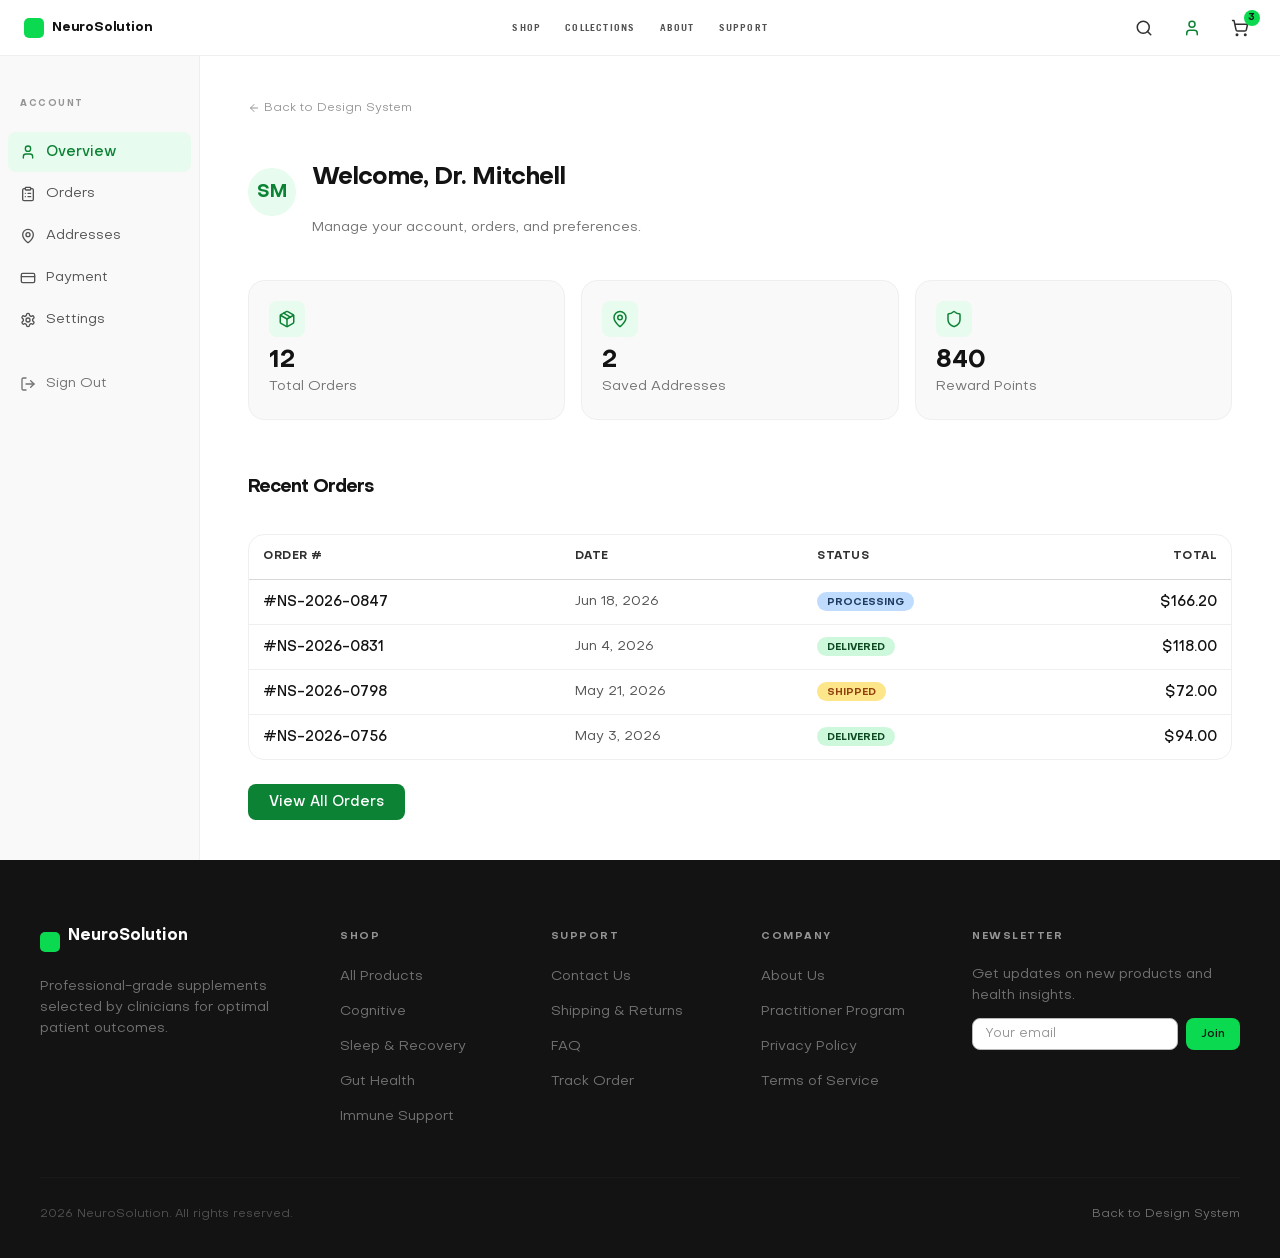
<file: pages/account.html>
<!doctype html>
<html lang="en">
  <head>
    <meta charset="UTF-8" />
    <meta name="viewport" content="width=device-width, initial-scale=1.0" />
    <title>Account - NeuroSolution Supplement Store</title>
    <link rel="stylesheet" href="../css/fonts.css" />
    <link rel="stylesheet" href="../css/tokens.css" />
    <link rel="stylesheet" href="../css/base.css" />
    <link rel="stylesheet" href="../css/components.css" />
    <link rel="stylesheet" href="../css/layout.css" />
    <style>
      .account-layout {
        display: grid;
        grid-template-columns: 200px 1fr;
        gap: 0;
        min-height: calc(100vh - 56px - 200px);
      }
      .account-sidebar {
        background: var(--color-gray-50);
        border-right: 1px solid var(--surface-outline-variant);
        padding: 32px 0;
      }
      .account-sidebar-title {
        font-family: var(--font-label);
        font-weight: 700;
        font-size: 9px;
        letter-spacing: 1.5px;
        text-transform: uppercase;
        color: var(--color-gray-400);
        padding: 0 20px;
        margin-bottom: 12px;
      }
      .account-nav {
        list-style: none;
        display: flex;
        flex-direction: column;
        gap: 2px;
        padding: 0 8px;
      }
      .account-nav-link {
        display: flex;
        align-items: center;
        gap: 10px;
        padding: 8px 12px;
        font-family: var(--font-primary);
        font-size: var(--text-body-sm);
        font-weight: 400;
        color: var(--color-gray-600);
        text-decoration: none;
        border-radius: var(--rounded);
        transition:
          background var(--duration-fast),
          color var(--duration-fast);
      }
      .account-nav-link:hover {
        background: var(--color-gray-100);
        color: var(--color-gray-900);
      }
      .account-nav-link.is-active {
        background: var(--color-green-50);
        color: var(--color-primary);
        font-weight: 500;
      }
      .account-nav-link svg {
        width: 16px;
        height: 16px;
        flex-shrink: 0;
      }
      .account-nav-link.is-active svg {
        color: var(--color-primary);
      }

      .account-main {
        padding: 40px 48px;
        background: var(--color-white);
      }

      /* Welcome section */
      .welcome-section {
        display: flex;
        align-items: center;
        gap: 16px;
        margin-bottom: 40px;
      }
      .welcome-text h1 {
        font-family: var(--font-primary);
        font-weight: 700;
        font-size: var(--text-h3);
        color: var(--color-gray-900);
        margin-bottom: 4px;
      }
      .welcome-text p {
        font-size: var(--text-body-sm);
        color: var(--color-gray-500);
      }

      /* Stat cards */
      .stat-grid {
        display: grid;
        grid-template-columns: repeat(3, 1fr);
        gap: 16px;
        margin-bottom: 40px;
      }
      .stat-card {
        background: var(--color-gray-50);
        border: 1px solid var(--surface-outline-variant);
        border-radius: var(--rounded-lg);
        padding: 20px;
      }
      .stat-card-icon {
        width: 36px;
        height: 36px;
        border-radius: var(--rounded);
        background: var(--color-green-50);
        display: flex;
        align-items: center;
        justify-content: center;
        margin-bottom: 12px;
      }
      .stat-card-icon svg {
        width: 18px;
        height: 18px;
        color: var(--color-green-700);
      }
      .stat-card-value {
        font-family: var(--font-primary);
        font-weight: 700;
        font-size: var(--text-h3);
        color: var(--color-gray-900);
        margin-bottom: 2px;
      }
      .stat-card-label {
        font-size: var(--text-body-sm);
        color: var(--color-gray-500);
      }

      /* Section header */
      .section-header {
        display: flex;
        justify-content: space-between;
        align-items: center;
        margin-bottom: 20px;
      }
      .section-title {
        font-family: var(--font-primary);
        font-weight: 700;
        font-size: var(--text-h4);
        color: var(--color-gray-900);
      }

      /* Logout link */
      .logout-link {
        display: flex;
        align-items: center;
        gap: 10px;
        padding: 8px 12px;
        margin-top: 24px;
        font-family: var(--font-primary);
        font-size: var(--text-body-sm);
        font-weight: 400;
        color: var(--color-gray-500);
        text-decoration: none;
        border-radius: var(--rounded);
        transition:
          background var(--duration-fast),
          color var(--duration-fast);
      }
      .logout-link:hover {
        background: var(--sys-error-50);
        color: var(--sys-error-icon);
      }
      .logout-link svg {
        width: 16px;
        height: 16px;
      }

      /* Footer */
      .site-footer {
        background: var(--color-gray-900);
        color: var(--color-white);
        padding: 64px 24px 32px;
      }
      .footer-grid {
        display: grid;
        grid-template-columns: 1.5fr 1fr 1fr 1fr 1.5fr;
        gap: 32px;
        max-width: 1200px;
        margin: 0 auto;
      }
      .footer-logo-text {
        font-family: var(--font-primary);
        font-weight: 700;
        font-size: 16px;
        margin-bottom: 12px;
      }
      .footer-desc {
        font-size: var(--text-body-sm);
        color: var(--color-gray-500);
        line-height: var(--leading-body-sm);
      }
      .footer-heading {
        font-family: var(--font-label);
        font-weight: 700;
        font-size: 10px;
        letter-spacing: 1.5px;
        text-transform: uppercase;
        color: var(--color-gray-400);
        margin-bottom: 16px;
      }
      .footer-links {
        list-style: none;
        display: flex;
        flex-direction: column;
        gap: 10px;
      }
      .footer-link {
        font-size: var(--text-body-sm);
        color: var(--color-gray-500);
        text-decoration: none;
        transition: color var(--duration-fast);
      }
      .footer-link:hover {
        color: var(--color-green-400);
      }
      .footer-bottom {
        max-width: 1200px;
        margin: 48px auto 0;
        padding-top: 24px;
        border-top: 1px solid var(--color-gray-800);
        display: flex;
        justify-content: space-between;
        align-items: center;
      }
      .footer-copyright {
        font-size: var(--text-body-tiny);
        color: var(--color-gray-600);
      }
      .back-link {
        font-size: var(--text-body-tiny);
        color: var(--color-gray-500);
        text-decoration: none;
        transition: color var(--duration-fast);
      }
      .back-link:hover {
        color: var(--color-green-400);
      }

      @media (max-width: 900px) {
        .account-layout {
          grid-template-columns: 1fr;
        }
        .account-sidebar {
          border-right: none;
          border-bottom: 1px solid var(--surface-outline-variant);
          padding: 16px 0;
        }
        .account-nav {
          flex-direction: row;
          overflow-x: auto;
          gap: 4px;
        }
        .account-main {
          padding: 32px 24px;
        }
        .stat-grid {
          grid-template-columns: 1fr;
        }
        .footer-grid {
          grid-template-columns: repeat(2, 1fr);
        }
      }
      @media (max-width: 640px) {
        .footer-grid {
          grid-template-columns: 1fr;
        }
      }
    </style>
  </head>
  <body>
    <!-- ════════ NAV ════════ -->
    <nav class="nav nav--light">
      <div class="nav-logo">
        <div class="nav-logo-mark"></div>
        <span class="nav-logo-text">NeuroSolution</span>
      </div>
      <ul class="nav-links">
        <li><a href="product-listing.html" class="nav-link">Shop</a></li>
        <li><a href="#" class="nav-link">Collections</a></li>
        <li><a href="#" class="nav-link">About</a></li>
        <li><a href="#" class="nav-link">Support</a></li>
      </ul>
      <div class="nav-actions">
        <button class="nav-icon" aria-label="Search">
          <svg
            xmlns="http://www.w3.org/2000/svg"
            width="18"
            height="18"
            viewBox="0 0 24 24"
            fill="none"
            stroke="currentColor"
            stroke-width="2"
            stroke-linecap="round"
            stroke-linejoin="round"
          >
            <circle cx="11" cy="11" r="8" />
            <path d="m21 21-4.3-4.3" />
          </svg>
        </button>
        <a
          href="account.html"
          class="nav-icon"
          aria-label="Account"
          style="color: var(--color-primary)"
        >
          <svg
            xmlns="http://www.w3.org/2000/svg"
            width="18"
            height="18"
            viewBox="0 0 24 24"
            fill="none"
            stroke="currentColor"
            stroke-width="2"
            stroke-linecap="round"
            stroke-linejoin="round"
          >
            <path d="M19 21v-2a4 4 0 0 0-4-4H9a4 4 0 0 0-4 4v2" />
            <circle cx="12" cy="7" r="4" />
          </svg>
        </a>
        <a href="cart.html" class="nav-icon" aria-label="Cart">
          <svg
            xmlns="http://www.w3.org/2000/svg"
            width="18"
            height="18"
            viewBox="0 0 24 24"
            fill="none"
            stroke="currentColor"
            stroke-width="2"
            stroke-linecap="round"
            stroke-linejoin="round"
          >
            <circle cx="8" cy="21" r="1" />
            <circle cx="19" cy="21" r="1" />
            <path
              d="M2.05 2.05h2l2.66 12.42a2 2 0 0 0 2 1.58h9.78a2 2 0 0 0 1.95-1.57l1.65-7.43H5.12"
            />
          </svg>
          <span class="nav-cart-count">3</span>
        </a>
        <button
          class="nav-hamburger"
          aria-label="Menu"
          onclick="
            document.getElementById('mobile-menu').classList.add('is-open')
          "
        >
          <svg
            xmlns="http://www.w3.org/2000/svg"
            width="22"
            height="22"
            viewBox="0 0 24 24"
            fill="none"
            stroke="currentColor"
            stroke-width="2"
            stroke-linecap="round"
            stroke-linejoin="round"
          >
            <line x1="4" x2="20" y1="12" y2="12" />
            <line x1="4" x2="20" y1="6" y2="6" />
            <line x1="4" x2="20" y1="18" y2="18" />
          </svg>
        </button>
      </div>
    </nav>

    <!-- ════════ ACCOUNT LAYOUT ════════ -->
    <div class="account-layout">
      <!-- SIDEBAR -->
      <aside class="account-sidebar">
        <h3 class="account-sidebar-title">Account</h3>
        <ul class="account-nav">
          <li>
            <a href="#" class="account-nav-link is-active">
              <svg
                xmlns="http://www.w3.org/2000/svg"
                width="16"
                height="16"
                viewBox="0 0 24 24"
                fill="none"
                stroke="currentColor"
                stroke-width="2"
                stroke-linecap="round"
                stroke-linejoin="round"
              >
                <path d="M19 21v-2a4 4 0 0 0-4-4H9a4 4 0 0 0-4 4v2" />
                <circle cx="12" cy="7" r="4" />
              </svg>
              Overview
            </a>
          </li>
          <li>
            <a href="#" class="account-nav-link">
              <svg
                xmlns="http://www.w3.org/2000/svg"
                width="16"
                height="16"
                viewBox="0 0 24 24"
                fill="none"
                stroke="currentColor"
                stroke-width="2"
                stroke-linecap="round"
                stroke-linejoin="round"
              >
                <rect width="8" height="4" x="8" y="2" rx="1" ry="1" />
                <path
                  d="M16 4h2a2 2 0 0 1 2 2v14a2 2 0 0 1-2 2H6a2 2 0 0 1-2-2V6a2 2 0 0 1 2-2h2"
                />
                <path d="M12 11h4" />
                <path d="M12 16h4" />
                <path d="M8 11h.01" />
                <path d="M8 16h.01" />
              </svg>
              Orders
            </a>
          </li>
          <li>
            <a href="#" class="account-nav-link">
              <svg
                xmlns="http://www.w3.org/2000/svg"
                width="16"
                height="16"
                viewBox="0 0 24 24"
                fill="none"
                stroke="currentColor"
                stroke-width="2"
                stroke-linecap="round"
                stroke-linejoin="round"
              >
                <path
                  d="M20 10c0 4.993-5.539 10.193-7.399 11.799a1 1 0 0 1-1.202 0C9.539 20.193 4 14.993 4 10a8 8 0 0 1 16 0"
                />
                <circle cx="12" cy="10" r="3" />
              </svg>
              Addresses
            </a>
          </li>
          <li>
            <a href="#" class="account-nav-link">
              <svg
                xmlns="http://www.w3.org/2000/svg"
                width="16"
                height="16"
                viewBox="0 0 24 24"
                fill="none"
                stroke="currentColor"
                stroke-width="2"
                stroke-linecap="round"
                stroke-linejoin="round"
              >
                <rect width="20" height="14" x="2" y="5" rx="2" />
                <line x1="2" x2="22" y1="10" y2="10" />
              </svg>
              Payment
            </a>
          </li>
          <li>
            <a href="#" class="account-nav-link">
              <svg
                xmlns="http://www.w3.org/2000/svg"
                width="16"
                height="16"
                viewBox="0 0 24 24"
                fill="none"
                stroke="currentColor"
                stroke-width="2"
                stroke-linecap="round"
                stroke-linejoin="round"
              >
                <path
                  d="M12.22 2h-.44a2 2 0 0 0-2 2v.18a2 2 0 0 1-1 1.73l-.43.25a2 2 0 0 1-2 0l-.15-.08a2 2 0 0 0-2.73.73l-.22.38a2 2 0 0 0 .73 2.73l.15.1a2 2 0 0 1 1 1.72v.51a2 2 0 0 1-1 1.74l-.15.09a2 2 0 0 0-.73 2.73l.22.38a2 2 0 0 0 2.73.73l.15-.08a2 2 0 0 1 2 0l.43.25a2 2 0 0 1 1 1.73V20a2 2 0 0 0 2 2h.44a2 2 0 0 0 2-2v-.18a2 2 0 0 1 1-1.73l.43-.25a2 2 0 0 1 2 0l.15.08a2 2 0 0 0 2.73-.73l.22-.39a2 2 0 0 0-.73-2.73l-.15-.08a2 2 0 0 1-1-1.74v-.5a2 2 0 0 1 1-1.74l.15-.09a2 2 0 0 0 .73-2.73l-.22-.38a2 2 0 0 0-2.73-.73l-.15.08a2 2 0 0 1-2 0l-.43-.25a2 2 0 0 1-1-1.73V4a2 2 0 0 0-2-2z"
                />
                <circle cx="12" cy="12" r="3" />
              </svg>
              Settings
            </a>
          </li>
        </ul>
        <a
          href="login.html"
          class="logout-link"
          style="margin-left: 8px; margin-right: 8px"
        >
          <svg
            xmlns="http://www.w3.org/2000/svg"
            width="16"
            height="16"
            viewBox="0 0 24 24"
            fill="none"
            stroke="currentColor"
            stroke-width="2"
            stroke-linecap="round"
            stroke-linejoin="round"
          >
            <path d="M9 21H5a2 2 0 0 1-2-2V5a2 2 0 0 1 2-2h4" />
            <polyline points="16 17 21 12 16 7" />
            <line x1="21" x2="9" y1="12" y2="12" />
          </svg>
          Sign Out
        </a>
      </aside>

      <!-- MAIN CONTENT -->
      <main class="account-main">
        <!-- Back to Design System -->
        <a
          href="../index.html"
          style="
            display: inline-flex;
            align-items: center;
            gap: 4px;
            font-size: 12px;
            color: var(--color-gray-400);
            text-decoration: none;
            margin-bottom: 24px;
            transition: color 150ms;
          "
        >
          <svg
            xmlns="http://www.w3.org/2000/svg"
            width="12"
            height="12"
            viewBox="0 0 24 24"
            fill="none"
            stroke="currentColor"
            stroke-width="2"
            stroke-linecap="round"
            stroke-linejoin="round"
          >
            <path d="m12 19-7-7 7-7" />
            <path d="M19 12H5" />
          </svg>
          Back to Design System
        </a>

        <!-- Welcome -->
        <div class="welcome-section">
          <div class="avatar avatar--lg">SM</div>
          <div class="welcome-text">
            <h1>Welcome, Dr. Mitchell</h1>
            <p>Manage your account, orders, and preferences.</p>
          </div>
        </div>

        <!-- Quick Stats -->
        <div class="stat-grid">
          <div class="stat-card">
            <div class="stat-card-icon">
              <svg
                xmlns="http://www.w3.org/2000/svg"
                width="18"
                height="18"
                viewBox="0 0 24 24"
                fill="none"
                stroke="currentColor"
                stroke-width="2"
                stroke-linecap="round"
                stroke-linejoin="round"
              >
                <path d="M16.5 9.4 7.55 4.24" />
                <path
                  d="M21 16V8a2 2 0 0 0-1-1.73l-7-4a2 2 0 0 0-2 0l-7 4A2 2 0 0 0 3 8v8a2 2 0 0 0 1 1.73l7 4a2 2 0 0 0 2 0l7-4A2 2 0 0 0 21 16z"
                />
                <polyline points="3.29 7 12 12 20.71 7" />
                <line x1="12" x2="12" y1="22" y2="12" />
              </svg>
            </div>
            <div class="stat-card-value">12</div>
            <div class="stat-card-label">Total Orders</div>
          </div>
          <div class="stat-card">
            <div class="stat-card-icon">
              <svg
                xmlns="http://www.w3.org/2000/svg"
                width="18"
                height="18"
                viewBox="0 0 24 24"
                fill="none"
                stroke="currentColor"
                stroke-width="2"
                stroke-linecap="round"
                stroke-linejoin="round"
              >
                <path
                  d="M20 10c0 4.993-5.539 10.193-7.399 11.799a1 1 0 0 1-1.202 0C9.539 20.193 4 14.993 4 10a8 8 0 0 1 16 0"
                />
                <circle cx="12" cy="10" r="3" />
              </svg>
            </div>
            <div class="stat-card-value">2</div>
            <div class="stat-card-label">Saved Addresses</div>
          </div>
          <div class="stat-card">
            <div class="stat-card-icon">
              <svg
                xmlns="http://www.w3.org/2000/svg"
                width="18"
                height="18"
                viewBox="0 0 24 24"
                fill="none"
                stroke="currentColor"
                stroke-width="2"
                stroke-linecap="round"
                stroke-linejoin="round"
              >
                <path
                  d="M20 13c0 5-3.5 7.5-7.66 8.95a1 1 0 0 1-.67-.01C7.5 20.5 4 18 4 13V6a1 1 0 0 1 1-1c2 0 4.5-1.2 6.24-2.72a1.17 1.17 0 0 1 1.52 0C14.51 3.81 17 5 19 5a1 1 0 0 1 1 1z"
                />
              </svg>
            </div>
            <div class="stat-card-value">840</div>
            <div class="stat-card-label">Reward Points</div>
          </div>
        </div>

        <!-- Recent Orders -->
        <div class="section-header">
          <h2 class="section-title">Recent Orders</h2>
        </div>

        <div
          style="
            border: 1px solid var(--surface-outline-variant);
            border-radius: var(--rounded-lg);
            overflow: hidden;
            margin-bottom: 24px;
          "
        >
          <table class="table">
            <thead>
              <tr>
                <th>Order #</th>
                <th>Date</th>
                <th>Status</th>
                <th style="text-align: right">Total</th>
              </tr>
            </thead>
            <tbody>
              <tr>
                <td style="font-weight: 500; color: var(--color-gray-900)">
                  #NS-2026-0847
                </td>
                <td>Jun 18, 2026</td>
                <td><span class="badge badge--info">Processing</span></td>
                <td
                  style="
                    text-align: right;
                    font-weight: 500;
                    color: var(--color-gray-900);
                  "
                >
                  $166.20
                </td>
              </tr>
              <tr>
                <td style="font-weight: 500; color: var(--color-gray-900)">
                  #NS-2026-0831
                </td>
                <td>Jun 4, 2026</td>
                <td><span class="badge badge--success">Delivered</span></td>
                <td
                  style="
                    text-align: right;
                    font-weight: 500;
                    color: var(--color-gray-900);
                  "
                >
                  $118.00
                </td>
              </tr>
              <tr>
                <td style="font-weight: 500; color: var(--color-gray-900)">
                  #NS-2026-0798
                </td>
                <td>May 21, 2026</td>
                <td><span class="badge badge--warning">Shipped</span></td>
                <td
                  style="
                    text-align: right;
                    font-weight: 500;
                    color: var(--color-gray-900);
                  "
                >
                  $72.00
                </td>
              </tr>
              <tr>
                <td style="font-weight: 500; color: var(--color-gray-900)">
                  #NS-2026-0756
                </td>
                <td>May 3, 2026</td>
                <td><span class="badge badge--success">Delivered</span></td>
                <td
                  style="
                    text-align: right;
                    font-weight: 500;
                    color: var(--color-gray-900);
                  "
                >
                  $94.00
                </td>
              </tr>
            </tbody>
          </table>
        </div>

        <a href="#" class="btn btn--primary btn--md">View All Orders</a>
      </main>
    </div>

    <!-- ════════ FOOTER ════════ -->
    <footer class="site-footer">
      <div class="footer-grid">
        <div>
          <div class="flex items-center gap-2" style="margin-bottom: 16px">
            <div
              style="
                width: 20px;
                height: 20px;
                border-radius: 5px;
                background: var(--color-green-500);
                flex-shrink: 0;
              "
            ></div>
            <span class="footer-logo-text">NeuroSolution</span>
          </div>
          <p class="footer-desc">
            Professional-grade supplements selected by clinicians for optimal
            patient outcomes.
          </p>
        </div>
        <div>
          <h4 class="footer-heading">Shop</h4>
          <ul class="footer-links">
            <li>
              <a href="product-listing.html" class="footer-link"
                >All Products</a
              >
            </li>
            <li><a href="#" class="footer-link">Cognitive</a></li>
            <li><a href="#" class="footer-link">Sleep &amp; Recovery</a></li>
            <li><a href="#" class="footer-link">Gut Health</a></li>
            <li><a href="#" class="footer-link">Immune Support</a></li>
          </ul>
        </div>
        <div>
          <h4 class="footer-heading">Support</h4>
          <ul class="footer-links">
            <li><a href="#" class="footer-link">Contact Us</a></li>
            <li><a href="#" class="footer-link">Shipping &amp; Returns</a></li>
            <li><a href="#" class="footer-link">FAQ</a></li>
            <li><a href="#" class="footer-link">Track Order</a></li>
          </ul>
        </div>
        <div>
          <h4 class="footer-heading">Company</h4>
          <ul class="footer-links">
            <li><a href="#" class="footer-link">About Us</a></li>
            <li><a href="#" class="footer-link">Practitioner Program</a></li>
            <li><a href="#" class="footer-link">Privacy Policy</a></li>
            <li><a href="#" class="footer-link">Terms of Service</a></li>
          </ul>
        </div>
        <div>
          <h4 class="footer-heading">Newsletter</h4>
          <p class="footer-desc" style="margin-bottom: 12px">
            Get updates on new products and health insights.
          </p>
          <form
            class="flex gap-2"
            onsubmit="return false;"
            style="max-width: 280px"
          >
            <input
              type="email"
              class="input"
              placeholder="Your email"
              aria-label="Email"
              style="font-size: 13px; padding: 8px 12px"
            />
            <button type="submit" class="btn btn--brand btn--sm">Join</button>
          </form>
        </div>
      </div>
      <div class="footer-bottom">
        <span class="footer-copyright"
          >2026 NeuroSolution. All rights reserved.</span
        >
        <a href="../index.html" class="back-link">Back to Design System</a>
      </div>
    </footer>

    <!-- Mobile Menu -->
    <div class="mobile-menu" id="mobile-menu">
      <div
        class="mobile-menu-backdrop"
        onclick="this.parentElement.classList.remove('is-open')"
      ></div>
      <div class="mobile-menu-panel">
        <div class="mobile-menu-header">
          <span>NeuroSolution</span>
          <button
            class="mobile-menu-close"
            aria-label="Close menu"
            onclick="
              document.getElementById('mobile-menu').classList.remove('is-open')
            "
          >
            <svg
              xmlns="http://www.w3.org/2000/svg"
              width="20"
              height="20"
              viewBox="0 0 24 24"
              fill="none"
              stroke="currentColor"
              stroke-width="2"
              stroke-linecap="round"
              stroke-linejoin="round"
            >
              <path d="M18 6 6 18" />
              <path d="m6 6 12 12" />
            </svg>
          </button>
        </div>
        <div class="mobile-menu-section">Shop</div>
        <ul class="mobile-menu-nav">
          <li><a href="homepage.html">Home</a></li>
          <li><a href="product-listing.html">All Products</a></li>
          <li><a href="product-detail.html">Product Detail</a></li>
        </ul>
        <div class="mobile-menu-section">Account</div>
        <ul class="mobile-menu-nav">
          <li><a href="cart.html">Cart</a></li>
          <li><a href="checkout.html">Checkout</a></li>
          <li><a href="login.html">Login</a></li>
          <li><a href="account.html">My Account</a></li>
          <li><a href="order-confirmation.html">Order Confirmation</a></li>
        </ul>
        <div class="mobile-menu-section">Design System</div>
        <ul class="mobile-menu-nav">
          <li><a href="../index.html">Component Playground</a></li>
        </ul>
      </div>
    </div>
  </body>
</html>
</file>
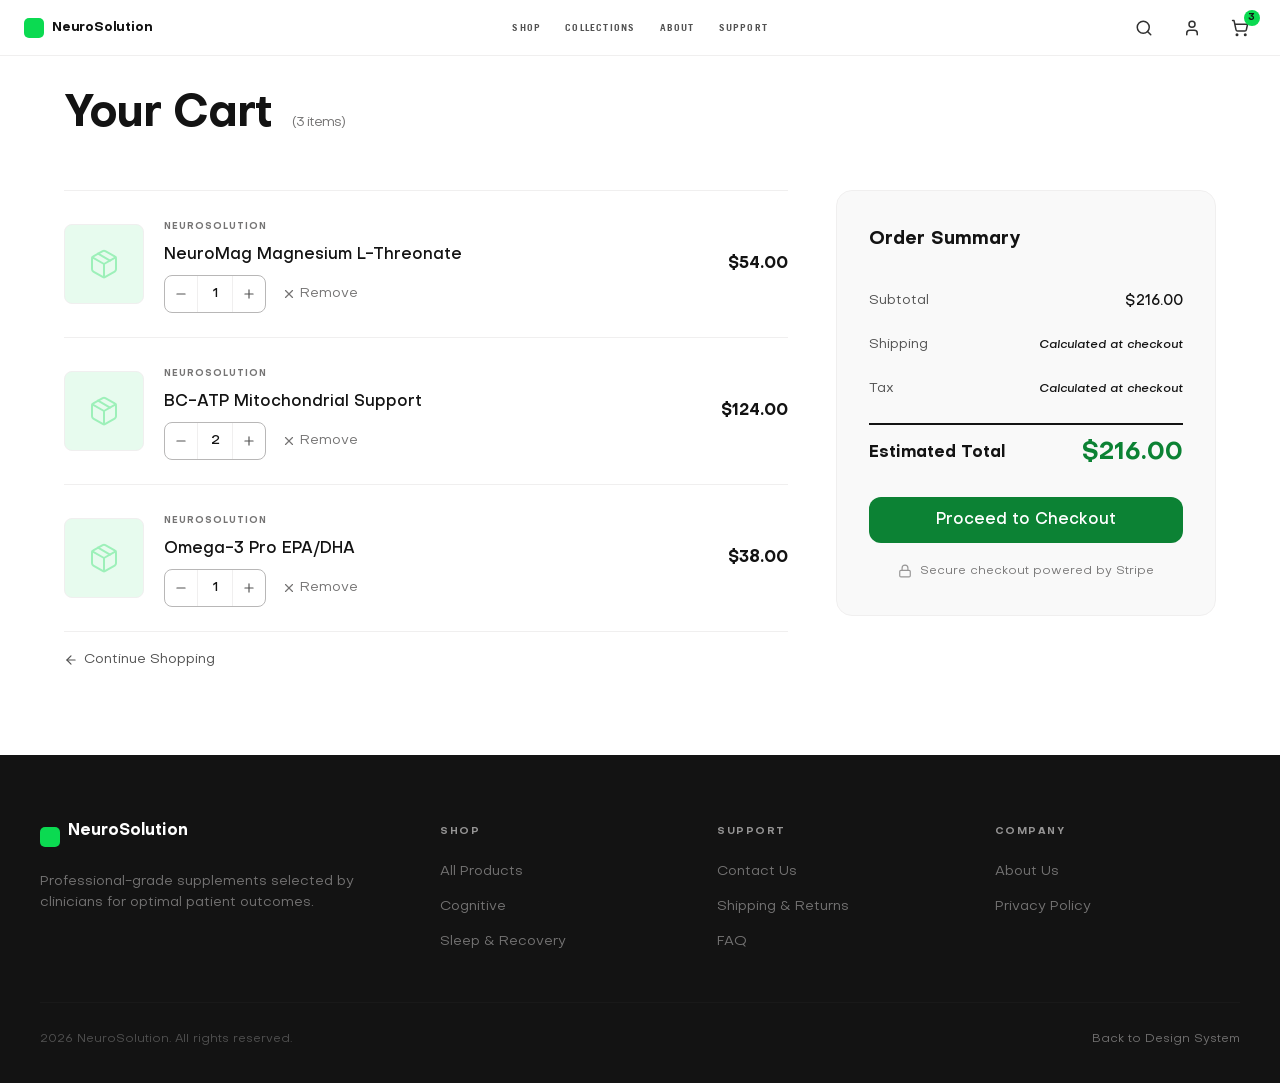
<file: pages/cart.html>
<!DOCTYPE html>
<html lang="en">
<head>
  <meta charset="UTF-8">
  <meta name="viewport" content="width=device-width, initial-scale=1.0">
  <title>Your Cart - NeuroSolution Supplement Store</title>
  <link rel="stylesheet" href="../css/fonts.css">
  <link rel="stylesheet" href="../css/tokens.css">
  <link rel="stylesheet" href="../css/base.css">
  <link rel="stylesheet" href="../css/components.css">
  <link rel="stylesheet" href="../css/layout.css">
  <style>
    .cart-layout {
      display: grid;
      grid-template-columns: 1fr 380px;
      gap: 48px;
      padding: 40px 0 80px;
    }
    .cart-header {
      padding: 32px 0 0;
    }
    .cart-title {
      font-family: var(--font-primary);
      font-weight: 700;
      font-size: var(--text-h2);
      line-height: var(--leading-h2);
      letter-spacing: var(--tracking-h2);
      color: var(--color-gray-900);
    }
    .cart-count {
      font-size: var(--text-body-sm);
      color: var(--color-gray-500);
      margin-left: 8px;
      font-weight: 400;
    }
    .cart-item {
      display: flex;
      align-items: center;
      gap: 20px;
      padding: 24px 0;
      border-bottom: 1px solid var(--surface-outline-variant);
    }
    .cart-item:first-child { border-top: 1px solid var(--surface-outline-variant); }
    .cart-item-image {
      width: 80px;
      height: 80px;
      border-radius: var(--rounded);
      background: var(--color-green-50);
      display: flex;
      align-items: center;
      justify-content: center;
      flex-shrink: 0;
      border: 1px solid var(--surface-outline-variant);
    }
    .cart-item-image svg { width: 32px; height: 32px; color: var(--color-green-200); }
    .cart-item-info { flex: 1; min-width: 0; }
    .cart-item-brand {
      font-family: var(--font-label);
      font-weight: 700;
      font-size: 9px;
      letter-spacing: 1px;
      text-transform: uppercase;
      color: var(--color-gray-500);
      margin-bottom: 4px;
    }
    .cart-item-name {
      font-weight: 500;
      font-size: var(--text-body-reg);
      color: var(--color-gray-900);
      margin-bottom: 8px;
    }
    .cart-item-actions {
      display: flex;
      align-items: center;
      gap: 16px;
    }
    .cart-item-remove {
      font-size: var(--text-body-sm);
      color: var(--color-gray-500);
      background: none;
      border: none;
      cursor: pointer;
      display: flex;
      align-items: center;
      gap: 4px;
      transition: color var(--duration-fast);
    }
    .cart-item-remove:hover { color: var(--sys-error-icon); }
    .cart-item-remove svg { width: 14px; height: 14px; }
    .cart-item-price {
      font-weight: 700;
      font-size: var(--text-body-reg);
      color: var(--color-gray-900);
      white-space: nowrap;
    }

    /* Cart summary */
    .cart-summary {
      background: var(--color-gray-50);
      border-radius: var(--rounded-lg);
      padding: 32px;
      border: 1px solid var(--surface-outline-variant);
      position: sticky;
      top: 24px;
    }
    .cart-summary-title {
      font-weight: 700;
      font-size: var(--text-h4);
      margin-bottom: 24px;
      color: var(--color-gray-900);
    }
    .cart-summary-row {
      display: flex;
      justify-content: space-between;
      align-items: center;
      padding: 10px 0;
      font-size: var(--text-body-sm);
      color: var(--color-gray-600);
    }
    .cart-summary-row span:last-child { font-weight: 500; color: var(--color-gray-900); }
    .cart-summary-note {
      font-size: var(--text-body-tiny);
      color: var(--color-gray-500);
      font-style: italic;
    }
    .cart-summary-total {
      display: flex;
      justify-content: space-between;
      align-items: center;
      padding: 16px 0;
      border-top: 2px solid var(--color-gray-900);
      margin-top: 12px;
    }
    .cart-summary-total-label { font-weight: 700; font-size: var(--text-body-reg); color: var(--color-gray-900); }
    .cart-summary-total-value { font-weight: 700; font-size: var(--text-h3); color: var(--color-primary); }
    .continue-link {
      display: inline-flex;
      align-items: center;
      gap: 6px;
      font-size: var(--text-body-sm);
      color: var(--color-gray-600);
      text-decoration: none;
      transition: color var(--duration-fast);
      margin-top: 16px;
    }
    .continue-link:hover { color: var(--color-primary); }
    .continue-link svg { width: 14px; height: 14px; }

    /* Footer */
    .site-footer { background: var(--color-gray-900); color: var(--color-white); padding: 64px 24px 32px; }
    .footer-grid { display: grid; grid-template-columns: 1.5fr 1fr 1fr 1fr; gap: 32px; max-width: 1200px; margin: 0 auto; }
    .footer-logo-text { font-family: var(--font-primary); font-weight: 700; font-size: 16px; margin-bottom: 12px; }
    .footer-desc { font-size: var(--text-body-sm); color: var(--color-gray-500); line-height: var(--leading-body-sm); }
    .footer-heading { font-family: var(--font-label); font-weight: 700; font-size: 10px; letter-spacing: 1.5px; text-transform: uppercase; color: var(--color-gray-400); margin-bottom: 16px; }
    .footer-links { list-style: none; display: flex; flex-direction: column; gap: 10px; }
    .footer-link { font-size: var(--text-body-sm); color: var(--color-gray-500); text-decoration: none; transition: color var(--duration-fast); }
    .footer-link:hover { color: var(--color-green-400); }
    .footer-bottom { max-width: 1200px; margin: 48px auto 0; padding-top: 24px; border-top: 1px solid var(--color-gray-800); display: flex; justify-content: space-between; align-items: center; }
    .footer-copyright { font-size: var(--text-body-tiny); color: var(--color-gray-600); }
    .back-link { font-size: var(--text-body-tiny); color: var(--color-gray-500); text-decoration: none; }
    .back-link:hover { color: var(--color-green-400); }

    @media (max-width: 900px) {
      .cart-layout { grid-template-columns: 1fr; }
      .cart-summary { position: static; }
      .footer-grid { grid-template-columns: repeat(2, 1fr); }
    }
    @media (max-width: 640px) {
      .footer-grid { grid-template-columns: 1fr; }
      .cart-item { flex-wrap: wrap; }
    }
  </style>
</head>
<body>

  <!-- NAV -->
  <nav class="nav nav--light">
    <div class="nav-logo">
      <div class="nav-logo-mark"></div>
      <a href="homepage.html" class="nav-logo-text" style="text-decoration:none;">NeuroSolution</a>
    </div>
    <ul class="nav-links">
      <li><a href="product-listing.html" class="nav-link">Shop</a></li>
      <li><a href="#" class="nav-link">Collections</a></li>
      <li><a href="#" class="nav-link">About</a></li>
      <li><a href="#" class="nav-link">Support</a></li>
    </ul>
    <div class="nav-actions">
      <button class="nav-icon" aria-label="Search">
        <svg xmlns="http://www.w3.org/2000/svg" width="18" height="18" viewBox="0 0 24 24" fill="none" stroke="currentColor" stroke-width="2" stroke-linecap="round" stroke-linejoin="round"><circle cx="11" cy="11" r="8"/><path d="m21 21-4.3-4.3"/></svg>
      </button>
      <a href="login.html" class="nav-icon" aria-label="Account">
        <svg xmlns="http://www.w3.org/2000/svg" width="18" height="18" viewBox="0 0 24 24" fill="none" stroke="currentColor" stroke-width="2" stroke-linecap="round" stroke-linejoin="round"><path d="M19 21v-2a4 4 0 0 0-4-4H9a4 4 0 0 0-4 4v2"/><circle cx="12" cy="7" r="4"/></svg>
      </a>
      <a href="cart.html" class="nav-icon" aria-label="Cart">
        <svg xmlns="http://www.w3.org/2000/svg" width="18" height="18" viewBox="0 0 24 24" fill="none" stroke="currentColor" stroke-width="2" stroke-linecap="round" stroke-linejoin="round"><circle cx="8" cy="21" r="1"/><circle cx="19" cy="21" r="1"/><path d="M2.05 2.05h2l2.66 12.42a2 2 0 0 0 2 1.58h9.78a2 2 0 0 0 1.95-1.57l1.65-7.43H5.12"/></svg>
        <span class="nav-cart-count">3</span>
      </a>
      <button class="nav-hamburger" aria-label="Menu" onclick="document.getElementById('mobile-menu').classList.add('is-open')">
        <svg xmlns="http://www.w3.org/2000/svg" width="22" height="22" viewBox="0 0 24 24" fill="none" stroke="currentColor" stroke-width="2" stroke-linecap="round" stroke-linejoin="round"><line x1="4" x2="20" y1="12" y2="12"/><line x1="4" x2="20" y1="6" y2="6"/><line x1="4" x2="20" y1="18" y2="18"/></svg>
      </button>
    </div>
  </nav>

  <main class="container">
    <div class="cart-header">
      <h1 class="cart-title">Your Cart <span class="cart-count">(3 items)</span></h1>
    </div>

    <div class="cart-layout">
      <!-- Cart Items -->
      <div>
        <!-- Item 1 -->
        <div class="cart-item">
          <div class="cart-item-image">
            <svg xmlns="http://www.w3.org/2000/svg" width="32" height="32" viewBox="0 0 24 24" fill="none" stroke="currentColor" stroke-width="1.5" stroke-linecap="round" stroke-linejoin="round"><path d="M16.5 9.4 7.55 4.24"/><path d="M21 16V8a2 2 0 0 0-1-1.73l-7-4a2 2 0 0 0-2 0l-7 4A2 2 0 0 0 3 8v8a2 2 0 0 0 1 1.73l7 4a2 2 0 0 0 2 0l7-4A2 2 0 0 0 21 16z"/><polyline points="3.29 7 12 12 20.71 7"/><line x1="12" x2="12" y1="22" y2="12"/></svg>
          </div>
          <div class="cart-item-info">
            <p class="cart-item-brand">NeuroSolution</p>
            <p class="cart-item-name">NeuroMag Magnesium L-Threonate</p>
            <div class="cart-item-actions">
              <div class="qty-selector">
                <button class="qty-btn" aria-label="Decrease quantity"><svg xmlns="http://www.w3.org/2000/svg" width="14" height="14" viewBox="0 0 24 24" fill="none" stroke="currentColor" stroke-width="2" stroke-linecap="round" stroke-linejoin="round"><path d="M5 12h14"/></svg></button>
                <span class="qty-value">1</span>
                <button class="qty-btn" aria-label="Increase quantity"><svg xmlns="http://www.w3.org/2000/svg" width="14" height="14" viewBox="0 0 24 24" fill="none" stroke="currentColor" stroke-width="2" stroke-linecap="round" stroke-linejoin="round"><path d="M5 12h14"/><path d="M12 5v14"/></svg></button>
              </div>
              <button class="cart-item-remove">
                <svg xmlns="http://www.w3.org/2000/svg" width="14" height="14" viewBox="0 0 24 24" fill="none" stroke="currentColor" stroke-width="2" stroke-linecap="round" stroke-linejoin="round"><path d="M18 6 6 18"/><path d="m6 6 12 12"/></svg>
                Remove
              </button>
            </div>
          </div>
          <span class="cart-item-price">$54.00</span>
        </div>

        <!-- Item 2 -->
        <div class="cart-item">
          <div class="cart-item-image">
            <svg xmlns="http://www.w3.org/2000/svg" width="32" height="32" viewBox="0 0 24 24" fill="none" stroke="currentColor" stroke-width="1.5" stroke-linecap="round" stroke-linejoin="round"><path d="M16.5 9.4 7.55 4.24"/><path d="M21 16V8a2 2 0 0 0-1-1.73l-7-4a2 2 0 0 0-2 0l-7 4A2 2 0 0 0 3 8v8a2 2 0 0 0 1 1.73l7 4a2 2 0 0 0 2 0l7-4A2 2 0 0 0 21 16z"/><polyline points="3.29 7 12 12 20.71 7"/><line x1="12" x2="12" y1="22" y2="12"/></svg>
          </div>
          <div class="cart-item-info">
            <p class="cart-item-brand">NeuroSolution</p>
            <p class="cart-item-name">BC-ATP Mitochondrial Support</p>
            <div class="cart-item-actions">
              <div class="qty-selector">
                <button class="qty-btn" aria-label="Decrease quantity"><svg xmlns="http://www.w3.org/2000/svg" width="14" height="14" viewBox="0 0 24 24" fill="none" stroke="currentColor" stroke-width="2" stroke-linecap="round" stroke-linejoin="round"><path d="M5 12h14"/></svg></button>
                <span class="qty-value">2</span>
                <button class="qty-btn" aria-label="Increase quantity"><svg xmlns="http://www.w3.org/2000/svg" width="14" height="14" viewBox="0 0 24 24" fill="none" stroke="currentColor" stroke-width="2" stroke-linecap="round" stroke-linejoin="round"><path d="M5 12h14"/><path d="M12 5v14"/></svg></button>
              </div>
              <button class="cart-item-remove">
                <svg xmlns="http://www.w3.org/2000/svg" width="14" height="14" viewBox="0 0 24 24" fill="none" stroke="currentColor" stroke-width="2" stroke-linecap="round" stroke-linejoin="round"><path d="M18 6 6 18"/><path d="m6 6 12 12"/></svg>
                Remove
              </button>
            </div>
          </div>
          <span class="cart-item-price">$124.00</span>
        </div>

        <!-- Item 3 -->
        <div class="cart-item">
          <div class="cart-item-image">
            <svg xmlns="http://www.w3.org/2000/svg" width="32" height="32" viewBox="0 0 24 24" fill="none" stroke="currentColor" stroke-width="1.5" stroke-linecap="round" stroke-linejoin="round"><path d="M16.5 9.4 7.55 4.24"/><path d="M21 16V8a2 2 0 0 0-1-1.73l-7-4a2 2 0 0 0-2 0l-7 4A2 2 0 0 0 3 8v8a2 2 0 0 0 1 1.73l7 4a2 2 0 0 0 2 0l7-4A2 2 0 0 0 21 16z"/><polyline points="3.29 7 12 12 20.71 7"/><line x1="12" x2="12" y1="22" y2="12"/></svg>
          </div>
          <div class="cart-item-info">
            <p class="cart-item-brand">NeuroSolution</p>
            <p class="cart-item-name">Omega-3 Pro EPA/DHA</p>
            <div class="cart-item-actions">
              <div class="qty-selector">
                <button class="qty-btn" aria-label="Decrease quantity"><svg xmlns="http://www.w3.org/2000/svg" width="14" height="14" viewBox="0 0 24 24" fill="none" stroke="currentColor" stroke-width="2" stroke-linecap="round" stroke-linejoin="round"><path d="M5 12h14"/></svg></button>
                <span class="qty-value">1</span>
                <button class="qty-btn" aria-label="Increase quantity"><svg xmlns="http://www.w3.org/2000/svg" width="14" height="14" viewBox="0 0 24 24" fill="none" stroke="currentColor" stroke-width="2" stroke-linecap="round" stroke-linejoin="round"><path d="M5 12h14"/><path d="M12 5v14"/></svg></button>
              </div>
              <button class="cart-item-remove">
                <svg xmlns="http://www.w3.org/2000/svg" width="14" height="14" viewBox="0 0 24 24" fill="none" stroke="currentColor" stroke-width="2" stroke-linecap="round" stroke-linejoin="round"><path d="M18 6 6 18"/><path d="m6 6 12 12"/></svg>
                Remove
              </button>
            </div>
          </div>
          <span class="cart-item-price">$38.00</span>
        </div>

        <a href="product-listing.html" class="continue-link">
          <svg xmlns="http://www.w3.org/2000/svg" width="14" height="14" viewBox="0 0 24 24" fill="none" stroke="currentColor" stroke-width="2" stroke-linecap="round" stroke-linejoin="round"><path d="m12 19-7-7 7-7"/><path d="M19 12H5"/></svg>
          Continue Shopping
        </a>
      </div>

      <!-- Cart Summary -->
      <div>
        <div class="cart-summary">
          <h3 class="cart-summary-title">Order Summary</h3>
          <div class="cart-summary-row">
            <span>Subtotal</span>
            <span>$216.00</span>
          </div>
          <div class="cart-summary-row">
            <span>Shipping</span>
            <span class="cart-summary-note">Calculated at checkout</span>
          </div>
          <div class="cart-summary-row">
            <span>Tax</span>
            <span class="cart-summary-note">Calculated at checkout</span>
          </div>
          <div class="cart-summary-total">
            <span class="cart-summary-total-label">Estimated Total</span>
            <span class="cart-summary-total-value">$216.00</span>
          </div>
          <a href="checkout.html" class="btn btn--primary btn--lg" style="width: 100%; margin-top: 16px; text-align: center;">Proceed to Checkout</a>
          <div class="flex items-center gap-2 justify-center" style="margin-top: 16px;">
            <svg xmlns="http://www.w3.org/2000/svg" width="14" height="14" viewBox="0 0 24 24" fill="none" stroke="var(--color-gray-400)" stroke-width="2" stroke-linecap="round" stroke-linejoin="round"><rect width="18" height="11" x="3" y="11" rx="2" ry="2"/><path d="M7 11V7a5 5 0 0 1 10 0v4"/></svg>
            <span style="font-size: var(--text-body-tiny); color: var(--color-gray-500);">Secure checkout powered by Stripe</span>
          </div>
        </div>
      </div>
    </div>
  </main>

  <!-- FOOTER -->
  <footer class="site-footer">
    <div class="footer-grid">
      <div>
        <div class="flex items-center gap-2" style="margin-bottom: 16px;">
          <div style="width:20px;height:20px;border-radius:5px;background:var(--color-green-500);flex-shrink:0;"></div>
          <span class="footer-logo-text">NeuroSolution</span>
        </div>
        <p class="footer-desc">Professional-grade supplements selected by clinicians for optimal patient outcomes.</p>
      </div>
      <div>
        <h4 class="footer-heading">Shop</h4>
        <ul class="footer-links">
          <li><a href="product-listing.html" class="footer-link">All Products</a></li>
          <li><a href="#" class="footer-link">Cognitive</a></li>
          <li><a href="#" class="footer-link">Sleep &amp; Recovery</a></li>
        </ul>
      </div>
      <div>
        <h4 class="footer-heading">Support</h4>
        <ul class="footer-links">
          <li><a href="#" class="footer-link">Contact Us</a></li>
          <li><a href="#" class="footer-link">Shipping &amp; Returns</a></li>
          <li><a href="#" class="footer-link">FAQ</a></li>
        </ul>
      </div>
      <div>
        <h4 class="footer-heading">Company</h4>
        <ul class="footer-links">
          <li><a href="#" class="footer-link">About Us</a></li>
          <li><a href="#" class="footer-link">Privacy Policy</a></li>
        </ul>
      </div>
    </div>
    <div class="footer-bottom">
      <span class="footer-copyright">2026 NeuroSolution. All rights reserved.</span>
      <a href="../index.html" class="back-link">Back to Design System</a>
    </div>
  </footer>

  <!-- Mobile Menu -->
  <div class="mobile-menu" id="mobile-menu">
    <div class="mobile-menu-backdrop" onclick="this.parentElement.classList.remove('is-open')"></div>
    <div class="mobile-menu-panel">
      <div class="mobile-menu-header">
        <span>NeuroSolution</span>
        <button class="mobile-menu-close" aria-label="Close menu" onclick="document.getElementById('mobile-menu').classList.remove('is-open')">
          <svg xmlns="http://www.w3.org/2000/svg" width="20" height="20" viewBox="0 0 24 24" fill="none" stroke="currentColor" stroke-width="2" stroke-linecap="round" stroke-linejoin="round"><path d="M18 6 6 18"/><path d="m6 6 12 12"/></svg>
        </button>
      </div>
      <div class="mobile-menu-section">Shop</div>
      <ul class="mobile-menu-nav">
        <li><a href="homepage.html">Home</a></li>
        <li><a href="product-listing.html">All Products</a></li>
        <li><a href="product-detail.html">Product Detail</a></li>
      </ul>
      <div class="mobile-menu-section">Account</div>
      <ul class="mobile-menu-nav">
        <li><a href="cart.html">Cart</a></li>
        <li><a href="checkout.html">Checkout</a></li>
        <li><a href="login.html">Login</a></li>
        <li><a href="account.html">My Account</a></li>
        <li><a href="order-confirmation.html">Order Confirmation</a></li>
      </ul>
      <div class="mobile-menu-section">Design System</div>
      <ul class="mobile-menu-nav">
        <li><a href="../index.html">Component Playground</a></li>
      </ul>
    </div>
  </div>

</body>
</html>
</file>
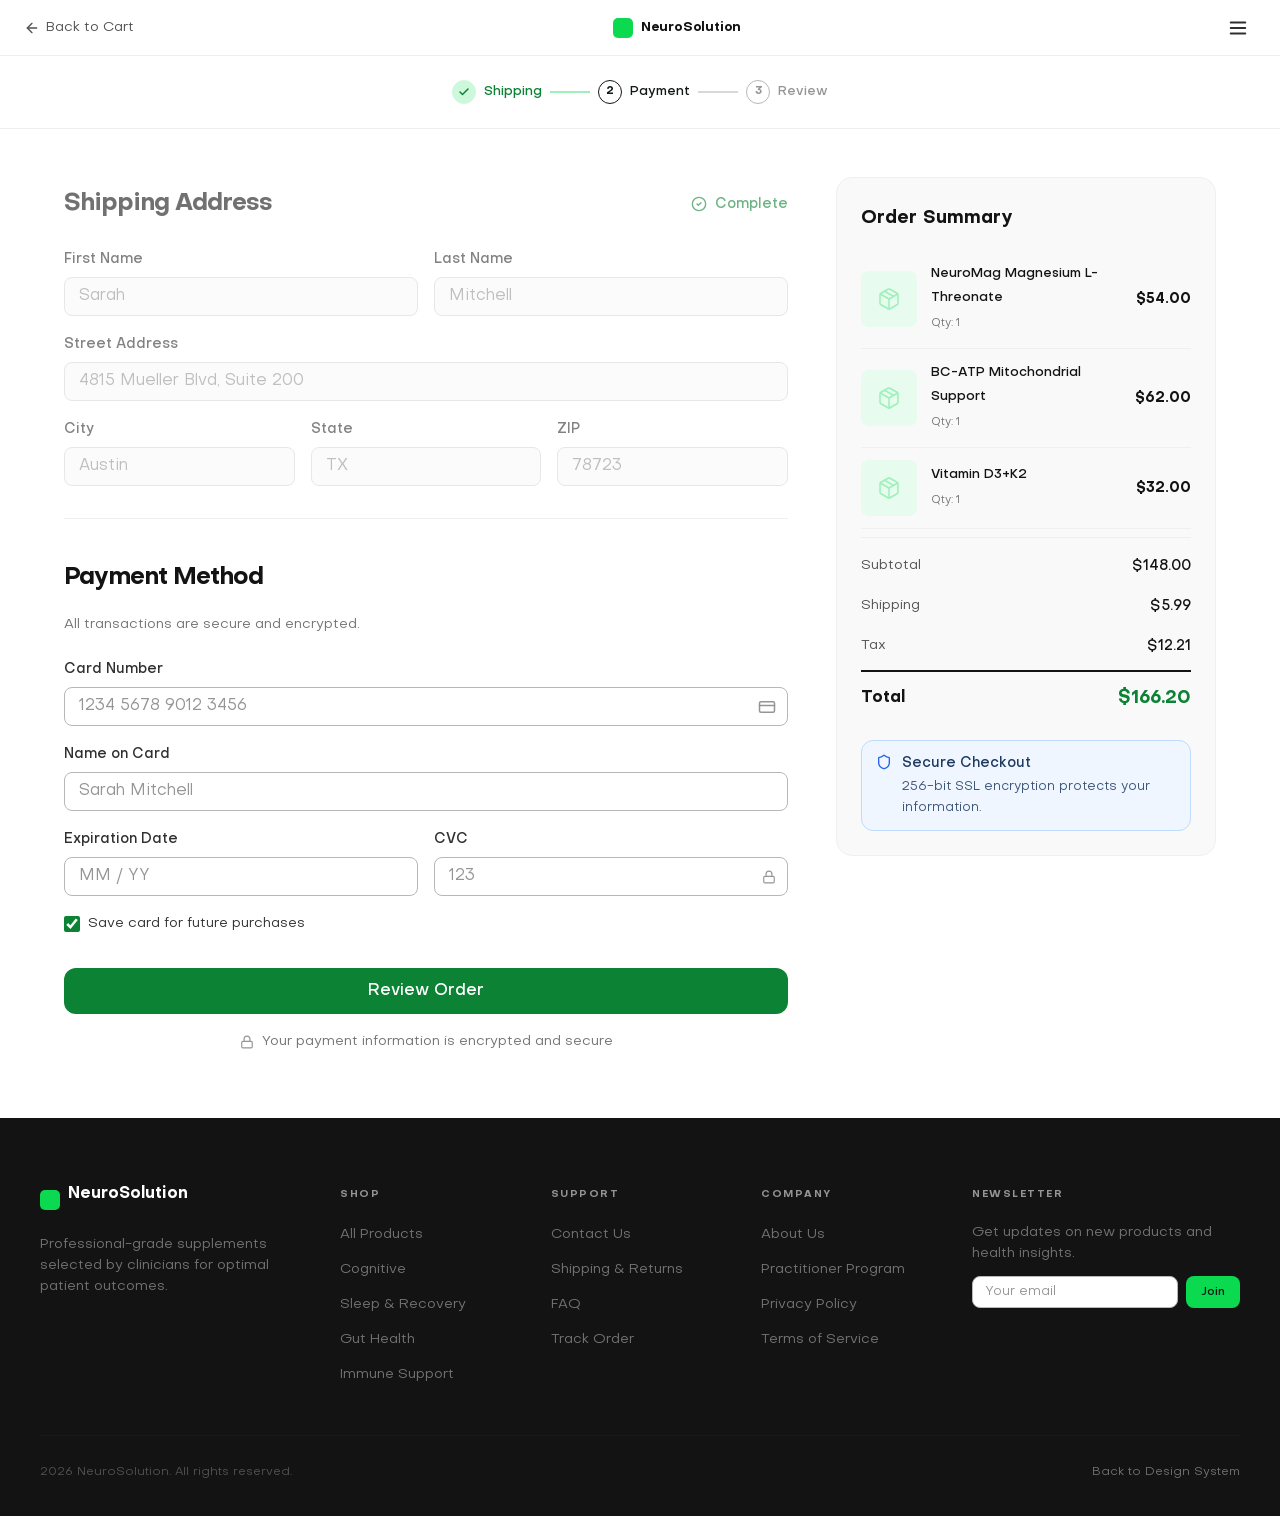
<file: pages/checkout.html>
<!DOCTYPE html>
<html lang="en">
<head>
  <meta charset="UTF-8">
  <meta name="viewport" content="width=device-width, initial-scale=1.0">
  <title>Checkout - NeuroSolution Supplement Store</title>
  <link rel="stylesheet" href="../css/fonts.css">
  <link rel="stylesheet" href="../css/tokens.css">
  <link rel="stylesheet" href="../css/base.css">
  <link rel="stylesheet" href="../css/components.css">
  <link rel="stylesheet" href="../css/layout.css">
  <style>
    .checkout-layout {
      display: grid;
      grid-template-columns: 1fr 380px;
      gap: 48px;
      padding: 48px 0;
    }
    .checkout-sidebar {
      background: var(--color-gray-50);
      border: 1px solid var(--surface-outline-variant);
      border-radius: var(--rounded-lg);
      padding: 24px;
      height: fit-content;
      position: sticky;
      top: 24px;
    }
    .checkout-sidebar-title {
      font-family: var(--font-primary);
      font-weight: 700;
      font-size: var(--text-h4);
      color: var(--color-gray-900);
      margin-bottom: 16px;
    }
    .form-section {
      margin-bottom: 32px;
    }
    .form-section-title {
      font-family: var(--font-primary);
      font-weight: 700;
      font-size: var(--text-h3);
      color: var(--color-gray-900);
      margin-bottom: 8px;
    }
    .form-section-desc {
      font-size: var(--text-body-sm);
      color: var(--color-gray-500);
      margin-bottom: 20px;
    }
    .form-row {
      display: grid;
      grid-template-columns: 1fr 1fr;
      gap: 16px;
    }
    .form-row--3 {
      grid-template-columns: 1fr 1fr 1fr;
    }
    .summary-row {
      display: flex;
      justify-content: space-between;
      align-items: center;
      padding: 8px 0;
      font-size: var(--text-body-sm);
      color: var(--color-gray-600);
    }
    .summary-row span:last-child {
      font-weight: 500;
      color: var(--color-gray-900);
    }
    .security-notice {
      display: flex;
      align-items: center;
      justify-content: center;
      gap: 8px;
      padding: 16px 0;
      font-size: var(--text-body-sm);
      color: var(--color-gray-500);
    }
    .security-notice svg { width: 14px; height: 14px; color: var(--color-gray-400); }

    /* Minimal nav for checkout */
    .checkout-nav {
      display: flex;
      align-items: center;
      justify-content: space-between;
      padding: 0 24px;
      height: 56px;
      border-bottom: 1px solid var(--surface-outline-variant);
      background: var(--color-white);
    }
    .checkout-back {
      display: flex;
      align-items: center;
      gap: 6px;
      font-family: var(--font-primary);
      font-size: var(--text-body-sm);
      color: var(--color-gray-600);
      text-decoration: none;
      transition: color var(--duration-fast);
    }
    .checkout-back:hover { color: var(--color-primary); }
    .checkout-back svg { width: 16px; height: 16px; }

    .disabled-section {
      opacity: 0.6;
      pointer-events: none;
    }
    .section-check {
      display: inline-flex;
      align-items: center;
      gap: 8px;
      font-size: var(--text-body-sm);
      color: var(--color-green-700);
      font-weight: 500;
    }
    .section-check svg { width: 16px; height: 16px; }

    /* Footer */
    .site-footer {
      background: var(--color-gray-900);
      color: var(--color-white);
      padding: 64px 24px 32px;
    }
    .footer-grid {
      display: grid;
      grid-template-columns: 1.5fr 1fr 1fr 1fr 1.5fr;
      gap: 32px;
      max-width: 1200px;
      margin: 0 auto;
    }
    .footer-logo-text {
      font-family: var(--font-primary);
      font-weight: 700;
      font-size: 16px;
      margin-bottom: 12px;
    }
    .footer-desc {
      font-size: var(--text-body-sm);
      color: var(--color-gray-500);
      line-height: var(--leading-body-sm);
    }
    .footer-heading {
      font-family: var(--font-label);
      font-weight: 700;
      font-size: 10px;
      letter-spacing: 1.5px;
      text-transform: uppercase;
      color: var(--color-gray-400);
      margin-bottom: 16px;
    }
    .footer-links {
      list-style: none;
      display: flex;
      flex-direction: column;
      gap: 10px;
    }
    .footer-link {
      font-size: var(--text-body-sm);
      color: var(--color-gray-500);
      text-decoration: none;
      transition: color var(--duration-fast);
    }
    .footer-link:hover { color: var(--color-green-400); }
    .footer-bottom {
      max-width: 1200px;
      margin: 48px auto 0;
      padding-top: 24px;
      border-top: 1px solid var(--color-gray-800);
      display: flex;
      justify-content: space-between;
      align-items: center;
    }
    .footer-copyright {
      font-size: var(--text-body-tiny);
      color: var(--color-gray-600);
    }
    .back-link {
      font-size: var(--text-body-tiny);
      color: var(--color-gray-500);
      text-decoration: none;
      transition: color var(--duration-fast);
    }
    .back-link:hover { color: var(--color-green-400); }

    @media (max-width: 900px) {
      .checkout-layout { grid-template-columns: 1fr; }
      .checkout-sidebar { position: static; }
      .footer-grid { grid-template-columns: repeat(2, 1fr); }
    }
    @media (max-width: 640px) {
      .form-row, .form-row--3 { grid-template-columns: 1fr; }
      .footer-grid { grid-template-columns: 1fr; }
    }
  </style>
</head>
<body>

  <!-- ════════ MINIMAL CHECKOUT NAV ════════ -->
  <nav class="checkout-nav">
    <a href="cart.html" class="checkout-back">
      <svg xmlns="http://www.w3.org/2000/svg" width="16" height="16" viewBox="0 0 24 24" fill="none" stroke="currentColor" stroke-width="2" stroke-linecap="round" stroke-linejoin="round"><path d="m12 19-7-7 7-7"/><path d="M19 12H5"/></svg>
      Back to Cart
    </a>
    <div class="nav-logo">
      <div class="nav-logo-mark"></div>
      <span class="nav-logo-text">NeuroSolution</span>
    </div>
    <button class="nav-hamburger" aria-label="Menu" onclick="document.getElementById('mobile-menu').classList.add('is-open')" style="display:flex;">
      <svg xmlns="http://www.w3.org/2000/svg" width="22" height="22" viewBox="0 0 24 24" fill="none" stroke="currentColor" stroke-width="2" stroke-linecap="round" stroke-linejoin="round"><line x1="4" x2="20" y1="12" y2="12"/><line x1="4" x2="20" y1="6" y2="6"/><line x1="4" x2="20" y1="18" y2="18"/></svg>
    </button>
  </nav>

  <!-- ════════ STEPS ════════ -->
  <div style="padding: 24px 0; background: var(--color-white); border-bottom: 1px solid var(--surface-outline-variant);">
    <div class="container" style="display: flex; justify-content: center;">
      <div class="steps">
        <div class="step is-complete">
          <span class="step-number">
            <svg xmlns="http://www.w3.org/2000/svg" width="12" height="12" viewBox="0 0 24 24" fill="none" stroke="currentColor" stroke-width="3" stroke-linecap="round" stroke-linejoin="round"><path d="M20 6 9 17l-5-5"/></svg>
          </span>
          Shipping
        </div>
        <div class="step-connector is-complete"></div>
        <div class="step is-active">
          <span class="step-number">2</span>
          Payment
        </div>
        <div class="step-connector"></div>
        <div class="step">
          <span class="step-number">3</span>
          Review
        </div>
      </div>
    </div>
  </div>

  <!-- ════════ MAIN CONTENT ════════ -->
  <main style="background: var(--color-white); min-height: 60vh;">
    <div class="container">
      <div class="checkout-layout">

        <!-- LEFT: FORMS -->
        <div>

          <!-- Shipping (completed, disabled) -->
          <div class="form-section disabled-section">
            <div class="flex justify-between items-center" style="margin-bottom: 16px;">
              <h2 class="form-section-title" style="margin-bottom: 0;">Shipping Address</h2>
              <span class="section-check">
                <svg xmlns="http://www.w3.org/2000/svg" width="16" height="16" viewBox="0 0 24 24" fill="none" stroke="currentColor" stroke-width="2" stroke-linecap="round" stroke-linejoin="round"><circle cx="12" cy="12" r="10"/><path d="m9 12 2 2 4-4"/></svg>
                Complete
              </span>
            </div>
            <div class="flex flex-col gap-4">
              <div class="form-row">
                <div class="input-group">
                  <label class="input-label">First Name</label>
                  <input type="text" class="input" value="Sarah" disabled>
                </div>
                <div class="input-group">
                  <label class="input-label">Last Name</label>
                  <input type="text" class="input" value="Mitchell" disabled>
                </div>
              </div>
              <div class="input-group">
                <label class="input-label">Street Address</label>
                <input type="text" class="input" value="4815 Mueller Blvd, Suite 200" disabled>
              </div>
              <div class="form-row--3" style="display: grid; gap: 16px;">
                <div class="input-group">
                  <label class="input-label">City</label>
                  <input type="text" class="input" value="Austin" disabled>
                </div>
                <div class="input-group">
                  <label class="input-label">State</label>
                  <input type="text" class="input" value="TX" disabled>
                </div>
                <div class="input-group">
                  <label class="input-label">ZIP</label>
                  <input type="text" class="input" value="78723" disabled>
                </div>
              </div>
            </div>
          </div>

          <hr class="divider" style="margin-bottom: 32px;">

          <!-- Payment (active) -->
          <div class="form-section">
            <h2 class="form-section-title">Payment Method</h2>
            <p class="form-section-desc">All transactions are secure and encrypted.</p>

            <div class="flex flex-col gap-4">
              <div class="input-group">
                <label class="input-label">Card Number</label>
                <div style="position: relative;">
                  <input type="text" class="input" placeholder="1234 5678 9012 3456" style="padding-right: 44px;">
                  <span style="position: absolute; right: 12px; top: 50%; transform: translateY(-50%); display: flex;">
                    <svg xmlns="http://www.w3.org/2000/svg" width="18" height="18" viewBox="0 0 24 24" fill="none" stroke="var(--color-gray-400)" stroke-width="2" stroke-linecap="round" stroke-linejoin="round"><rect width="20" height="14" x="2" y="5" rx="2"/><line x1="2" x2="22" y1="10" y2="10"/></svg>
                  </span>
                </div>
              </div>
              <div class="input-group">
                <label class="input-label">Name on Card</label>
                <input type="text" class="input" placeholder="Sarah Mitchell">
              </div>
              <div class="form-row">
                <div class="input-group">
                  <label class="input-label">Expiration Date</label>
                  <input type="text" class="input" placeholder="MM / YY">
                </div>
                <div class="input-group">
                  <label class="input-label">CVC</label>
                  <div style="position: relative;">
                    <input type="text" class="input" placeholder="123">
                    <span style="position: absolute; right: 12px; top: 50%; transform: translateY(-50%); display: flex;">
                      <svg xmlns="http://www.w3.org/2000/svg" width="14" height="14" viewBox="0 0 24 24" fill="none" stroke="var(--color-gray-400)" stroke-width="2" stroke-linecap="round" stroke-linejoin="round"><rect width="18" height="11" x="3" y="11" rx="2" ry="2"/><path d="M7 11V7a5 5 0 0 1 10 0v4"/></svg>
                    </span>
                  </div>
                </div>
              </div>
              <div class="checkbox-group">
                <input type="checkbox" id="save-card" checked>
                <label for="save-card" class="checkbox-label">Save card for future purchases</label>
              </div>
            </div>
          </div>

          <button class="btn btn--primary btn--lg" style="width: 100%;">Review Order</button>

          <div class="security-notice">
            <svg xmlns="http://www.w3.org/2000/svg" width="14" height="14" viewBox="0 0 24 24" fill="none" stroke="currentColor" stroke-width="2" stroke-linecap="round" stroke-linejoin="round"><rect width="18" height="11" x="3" y="11" rx="2" ry="2"/><path d="M7 11V7a5 5 0 0 1 10 0v4"/></svg>
            Your payment information is encrypted and secure
          </div>
        </div>

        <!-- RIGHT: ORDER SUMMARY -->
        <div class="checkout-sidebar">
          <h3 class="checkout-sidebar-title">Order Summary</h3>

          <!-- Line Items -->
          <div class="line-item">
            <div class="line-item-image">
              <svg xmlns="http://www.w3.org/2000/svg" width="24" height="24" viewBox="0 0 24 24" fill="none" stroke="currentColor" stroke-width="1.5" stroke-linecap="round" stroke-linejoin="round"><path d="M16.5 9.4 7.55 4.24"/><path d="M21 16V8a2 2 0 0 0-1-1.73l-7-4a2 2 0 0 0-2 0l-7 4A2 2 0 0 0 3 8v8a2 2 0 0 0 1 1.73l7 4a2 2 0 0 0 2 0l7-4A2 2 0 0 0 21 16z"/><polyline points="3.29 7 12 12 20.71 7"/><line x1="12" x2="12" y1="22" y2="12"/></svg>
            </div>
            <div class="line-item-info">
              <div class="line-item-name">NeuroMag Magnesium L-Threonate</div>
              <div class="line-item-meta">Qty: 1</div>
            </div>
            <div class="line-item-price">$54.00</div>
          </div>

          <div class="line-item">
            <div class="line-item-image">
              <svg xmlns="http://www.w3.org/2000/svg" width="24" height="24" viewBox="0 0 24 24" fill="none" stroke="currentColor" stroke-width="1.5" stroke-linecap="round" stroke-linejoin="round"><path d="M16.5 9.4 7.55 4.24"/><path d="M21 16V8a2 2 0 0 0-1-1.73l-7-4a2 2 0 0 0-2 0l-7 4A2 2 0 0 0 3 8v8a2 2 0 0 0 1 1.73l7 4a2 2 0 0 0 2 0l7-4A2 2 0 0 0 21 16z"/><polyline points="3.29 7 12 12 20.71 7"/><line x1="12" x2="12" y1="22" y2="12"/></svg>
            </div>
            <div class="line-item-info">
              <div class="line-item-name">BC-ATP Mitochondrial Support</div>
              <div class="line-item-meta">Qty: 1</div>
            </div>
            <div class="line-item-price">$62.00</div>
          </div>

          <div class="line-item">
            <div class="line-item-image">
              <svg xmlns="http://www.w3.org/2000/svg" width="24" height="24" viewBox="0 0 24 24" fill="none" stroke="currentColor" stroke-width="1.5" stroke-linecap="round" stroke-linejoin="round"><path d="M16.5 9.4 7.55 4.24"/><path d="M21 16V8a2 2 0 0 0-1-1.73l-7-4a2 2 0 0 0-2 0l-7 4A2 2 0 0 0 3 8v8a2 2 0 0 0 1 1.73l7 4a2 2 0 0 0 2 0l7-4A2 2 0 0 0 21 16z"/><polyline points="3.29 7 12 12 20.71 7"/><line x1="12" x2="12" y1="22" y2="12"/></svg>
            </div>
            <div class="line-item-info">
              <div class="line-item-name">Vitamin D3+K2</div>
              <div class="line-item-meta">Qty: 1</div>
            </div>
            <div class="line-item-price">$32.00</div>
          </div>

          <hr class="divider" style="margin: 8px 0;">

          <div class="summary-row">
            <span>Subtotal</span>
            <span>$148.00</span>
          </div>
          <div class="summary-row">
            <span>Shipping</span>
            <span>$5.99</span>
          </div>
          <div class="summary-row">
            <span>Tax</span>
            <span>$12.21</span>
          </div>

          <div class="order-total">
            <span class="order-total-label">Total</span>
            <span class="order-total-value">$166.20</span>
          </div>

          <div class="alert alert--info" style="margin-top: 16px;">
            <span class="alert-icon">
              <svg xmlns="http://www.w3.org/2000/svg" width="16" height="16" viewBox="0 0 24 24" fill="none" stroke="currentColor" stroke-width="2" stroke-linecap="round" stroke-linejoin="round"><path d="M20 13c0 5-3.5 7.5-7.66 8.95a1 1 0 0 1-.67-.01C7.5 20.5 4 18 4 13V6a1 1 0 0 1 1-1c2 0 4.5-1.2 6.24-2.72a1.17 1.17 0 0 1 1.52 0C14.51 3.81 17 5 19 5a1 1 0 0 1 1 1z"/></svg>
            </span>
            <div>
              <div class="alert-heading">Secure Checkout</div>
              <div class="alert-text">256-bit SSL encryption protects your information.</div>
            </div>
          </div>
        </div>

      </div>
    </div>
  </main>

  <!-- ════════ FOOTER ════════ -->
  <footer class="site-footer">
    <div class="footer-grid">
      <div>
        <div class="flex items-center gap-2" style="margin-bottom: 16px;">
          <div style="width:20px;height:20px;border-radius:5px;background:var(--color-green-500);flex-shrink:0;"></div>
          <span class="footer-logo-text">NeuroSolution</span>
        </div>
        <p class="footer-desc">Professional-grade supplements selected by clinicians for optimal patient outcomes.</p>
      </div>
      <div>
        <h4 class="footer-heading">Shop</h4>
        <ul class="footer-links">
          <li><a href="product-listing.html" class="footer-link">All Products</a></li>
          <li><a href="#" class="footer-link">Cognitive</a></li>
          <li><a href="#" class="footer-link">Sleep &amp; Recovery</a></li>
          <li><a href="#" class="footer-link">Gut Health</a></li>
          <li><a href="#" class="footer-link">Immune Support</a></li>
        </ul>
      </div>
      <div>
        <h4 class="footer-heading">Support</h4>
        <ul class="footer-links">
          <li><a href="#" class="footer-link">Contact Us</a></li>
          <li><a href="#" class="footer-link">Shipping &amp; Returns</a></li>
          <li><a href="#" class="footer-link">FAQ</a></li>
          <li><a href="#" class="footer-link">Track Order</a></li>
        </ul>
      </div>
      <div>
        <h4 class="footer-heading">Company</h4>
        <ul class="footer-links">
          <li><a href="#" class="footer-link">About Us</a></li>
          <li><a href="#" class="footer-link">Practitioner Program</a></li>
          <li><a href="#" class="footer-link">Privacy Policy</a></li>
          <li><a href="#" class="footer-link">Terms of Service</a></li>
        </ul>
      </div>
      <div>
        <h4 class="footer-heading">Newsletter</h4>
        <p class="footer-desc" style="margin-bottom: 12px;">Get updates on new products and health insights.</p>
        <form class="flex gap-2" onsubmit="return false;" style="max-width: 280px;">
          <input type="email" class="input" placeholder="Your email" aria-label="Email" style="font-size:13px;padding:8px 12px;">
          <button type="submit" class="btn btn--brand btn--sm">Join</button>
        </form>
      </div>
    </div>
    <div class="footer-bottom">
      <span class="footer-copyright">2026 NeuroSolution. All rights reserved.</span>
      <a href="../index.html" class="back-link">Back to Design System</a>
    </div>
  </footer>

  <!-- Mobile Menu -->
  <div class="mobile-menu" id="mobile-menu">
    <div class="mobile-menu-backdrop" onclick="this.parentElement.classList.remove('is-open')"></div>
    <div class="mobile-menu-panel">
      <div class="mobile-menu-header">
        <span>NeuroSolution</span>
        <button class="mobile-menu-close" aria-label="Close menu" onclick="document.getElementById('mobile-menu').classList.remove('is-open')">
          <svg xmlns="http://www.w3.org/2000/svg" width="20" height="20" viewBox="0 0 24 24" fill="none" stroke="currentColor" stroke-width="2" stroke-linecap="round" stroke-linejoin="round"><path d="M18 6 6 18"/><path d="m6 6 12 12"/></svg>
        </button>
      </div>
      <div class="mobile-menu-section">Shop</div>
      <ul class="mobile-menu-nav">
        <li><a href="homepage.html">Home</a></li>
        <li><a href="product-listing.html">All Products</a></li>
        <li><a href="product-detail.html">Product Detail</a></li>
      </ul>
      <div class="mobile-menu-section">Account</div>
      <ul class="mobile-menu-nav">
        <li><a href="cart.html">Cart</a></li>
        <li><a href="checkout.html">Checkout</a></li>
        <li><a href="login.html">Login</a></li>
        <li><a href="account.html">My Account</a></li>
        <li><a href="order-confirmation.html">Order Confirmation</a></li>
      </ul>
      <div class="mobile-menu-section">Design System</div>
      <ul class="mobile-menu-nav">
        <li><a href="../index.html">Component Playground</a></li>
      </ul>
    </div>
  </div>

</body>
</html>
</file>
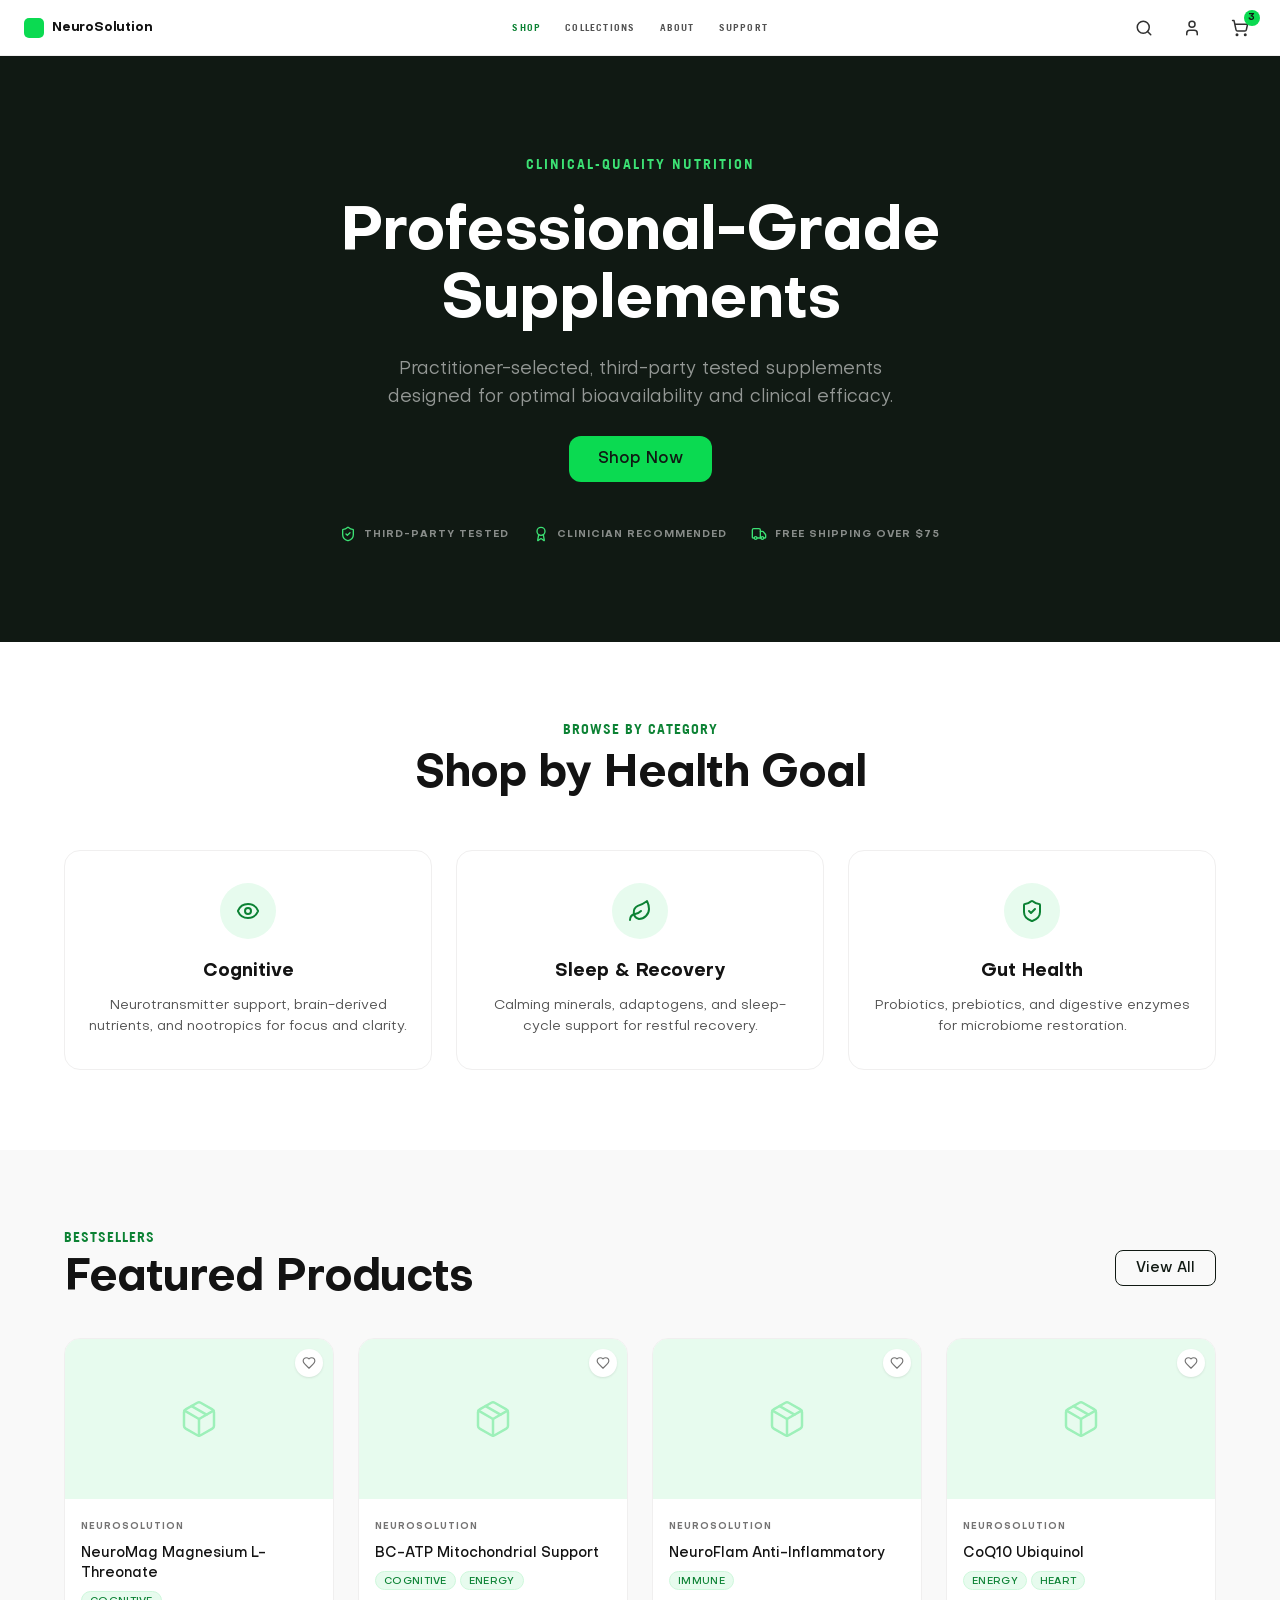
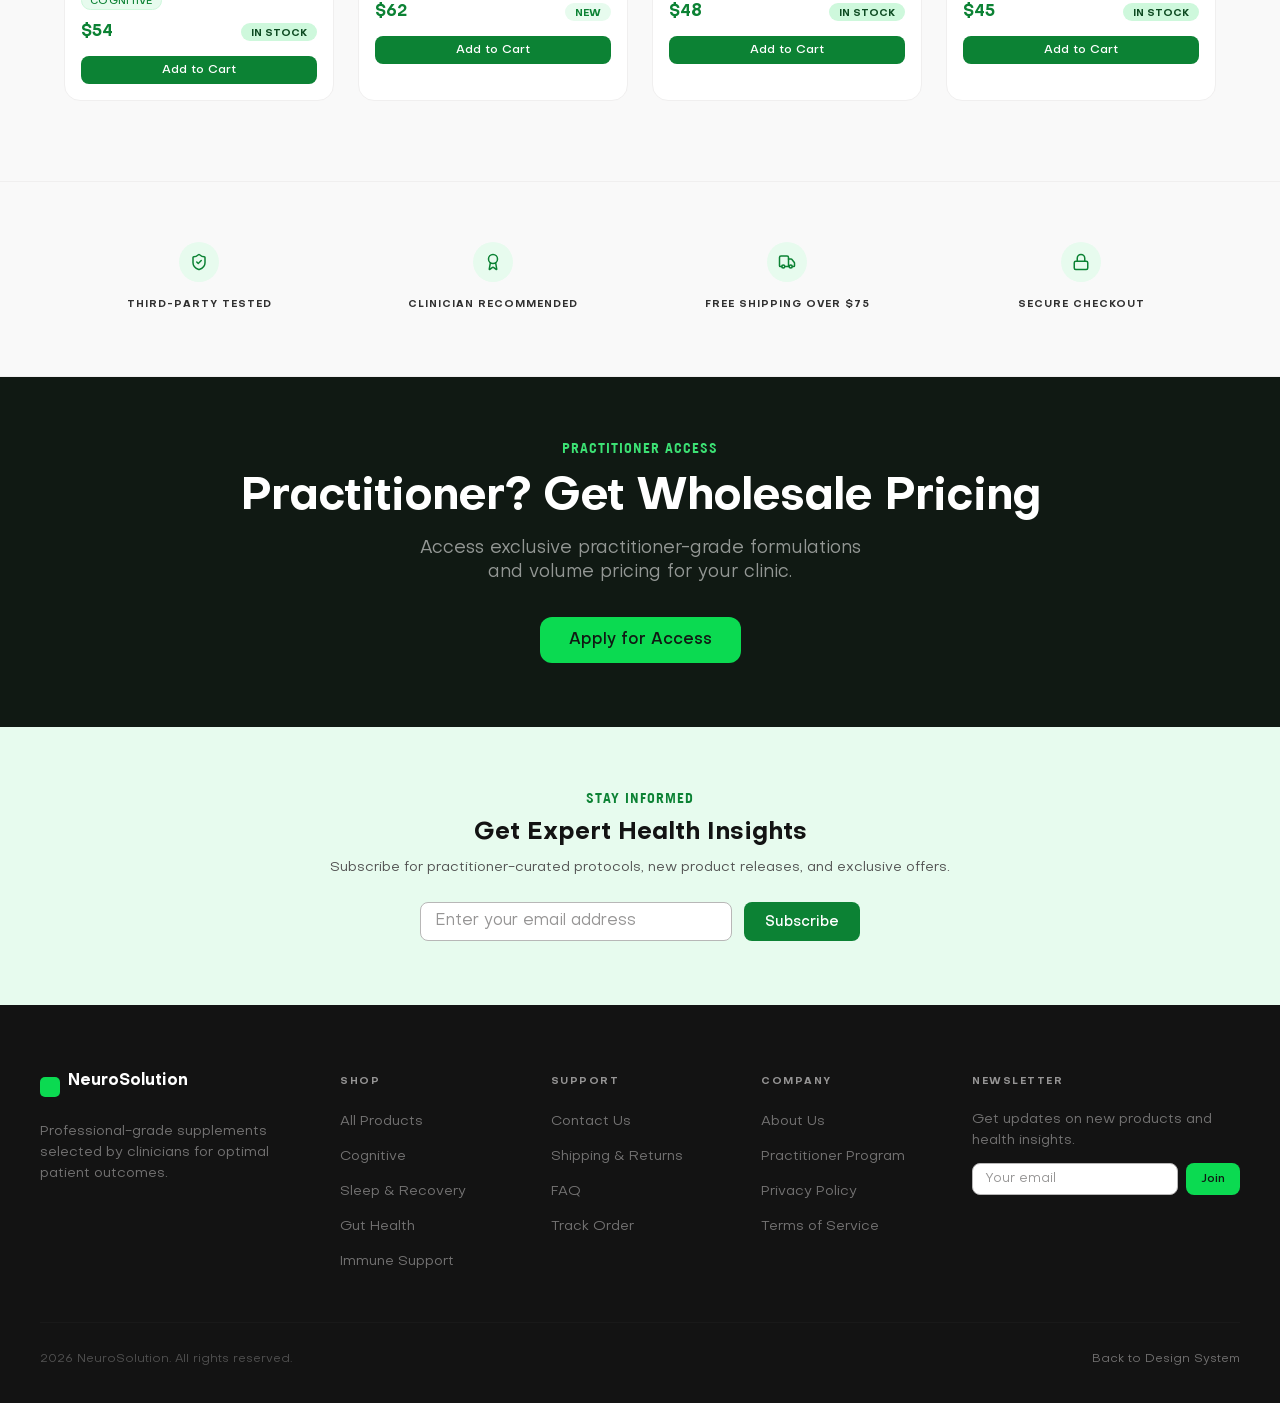
<file: pages/homepage.html>
<!DOCTYPE html>
<html lang="en">
<head>
  <meta charset="UTF-8">
  <meta name="viewport" content="width=device-width, initial-scale=1.0">
  <title>NeuroSolution Supplement Store</title>
  <link rel="stylesheet" href="../css/fonts.css">
  <link rel="stylesheet" href="../css/tokens.css">
  <link rel="stylesheet" href="../css/base.css">
  <link rel="stylesheet" href="../css/components.css">
  <link rel="stylesheet" href="../css/layout.css">
  <style>
    .section-pad { padding: 80px 0; }
    .section-pad-sm { padding: 48px 0; }
    .text-center { text-align: center; }
    .mx-auto { margin-left: auto; margin-right: auto; }

    /* Category cards */
    .category-card {
      background: var(--color-white);
      border: 1px solid var(--surface-outline-variant);
      border-radius: var(--rounded-lg);
      padding: 32px 24px;
      text-align: center;
      transition: box-shadow var(--duration-normal), transform var(--duration-normal);
    }
    .category-card:hover {
      box-shadow: var(--shadow-md);
      transform: translateY(-2px);
    }
    .category-icon {
      width: 56px;
      height: 56px;
      border-radius: var(--rounded-full);
      background: var(--color-green-50);
      display: flex;
      align-items: center;
      justify-content: center;
      margin: 0 auto 16px;
    }
    .category-icon svg { width: 24px; height: 24px; color: var(--color-green-700); }
    .category-title {
      font-family: var(--font-primary);
      font-weight: 700;
      font-size: var(--text-h4);
      color: var(--color-gray-900);
      margin-bottom: 8px;
    }
    .category-desc {
      font-size: var(--text-body-sm);
      color: var(--color-gray-600);
      line-height: var(--leading-body-sm);
    }

    /* Trust strip */
    .trust-strip {
      background: var(--color-gray-50);
      border-top: 1px solid var(--surface-outline-variant);
      border-bottom: 1px solid var(--surface-outline-variant);
    }
    .trust-item {
      display: flex;
      flex-direction: column;
      align-items: center;
      gap: 10px;
      text-align: center;
      padding: 12px;
    }
    .trust-icon {
      width: 40px;
      height: 40px;
      border-radius: var(--rounded-full);
      background: var(--color-green-50);
      display: flex;
      align-items: center;
      justify-content: center;
    }
    .trust-icon svg { width: 18px; height: 18px; color: var(--color-green-700); }
    .trust-label {
      font-family: var(--font-label);
      font-weight: 700;
      font-size: 10px;
      letter-spacing: 1px;
      text-transform: uppercase;
      color: var(--color-gray-700);
    }

    /* CTA Band */
    .cta-band {
      background: var(--color-green-900);
      padding: 64px 24px;
      text-align: center;
    }
    .cta-band-title {
      font-family: var(--font-primary);
      font-weight: 700;
      font-size: var(--text-h2);
      line-height: var(--leading-h2);
      letter-spacing: var(--tracking-h2);
      color: var(--color-white);
      margin-bottom: 12px;
    }
    .cta-band-desc {
      font-size: var(--text-body-lg);
      color: rgba(255,255,255,0.55);
      margin-bottom: 32px;
      max-width: 480px;
      margin-left: auto;
      margin-right: auto;
    }

    /* Newsletter */
    .newsletter {
      background: var(--color-green-50);
      padding: 64px 24px;
      text-align: center;
    }
    .newsletter-form {
      display: flex;
      gap: 12px;
      max-width: 440px;
      margin: 0 auto;
    }
    .newsletter-form .input { flex: 1; }

    /* Footer */
    .site-footer {
      background: var(--color-gray-900);
      color: var(--color-white);
      padding: 64px 24px 32px;
    }
    .footer-grid {
      display: grid;
      grid-template-columns: 1.5fr 1fr 1fr 1fr 1.5fr;
      gap: 32px;
      max-width: 1200px;
      margin: 0 auto;
    }
    .footer-logo-text {
      font-family: var(--font-primary);
      font-weight: 700;
      font-size: 16px;
      margin-bottom: 12px;
    }
    .footer-desc {
      font-size: var(--text-body-sm);
      color: var(--color-gray-500);
      line-height: var(--leading-body-sm);
    }
    .footer-heading {
      font-family: var(--font-label);
      font-weight: 700;
      font-size: 10px;
      letter-spacing: 1.5px;
      text-transform: uppercase;
      color: var(--color-gray-400);
      margin-bottom: 16px;
    }
    .footer-links {
      list-style: none;
      display: flex;
      flex-direction: column;
      gap: 10px;
    }
    .footer-link {
      font-size: var(--text-body-sm);
      color: var(--color-gray-500);
      text-decoration: none;
      transition: color var(--duration-fast);
    }
    .footer-link:hover { color: var(--color-green-400); }
    .footer-bottom {
      max-width: 1200px;
      margin: 48px auto 0;
      padding-top: 24px;
      border-top: 1px solid var(--color-gray-800);
      display: flex;
      justify-content: space-between;
      align-items: center;
    }
    .footer-copyright {
      font-size: var(--text-body-tiny);
      color: var(--color-gray-600);
    }
    .back-link {
      font-size: var(--text-body-tiny);
      color: var(--color-gray-500);
      text-decoration: none;
      transition: color var(--duration-fast);
    }
    .back-link:hover { color: var(--color-green-400); }

    /* Hero trust badges */
    .hero-badges {
      display: flex;
      align-items: center;
      justify-content: center;
      gap: 24px;
      margin-top: 40px;
      flex-wrap: wrap;
    }
    .hero-badge {
      display: flex;
      align-items: center;
      gap: 8px;
      font-family: var(--font-label);
      font-weight: 700;
      font-size: 10px;
      letter-spacing: 1px;
      text-transform: uppercase;
      color: rgba(255,255,255,0.5);
    }
    .hero-badge svg { width: 16px; height: 16px; color: var(--color-green-400); }

    @media (max-width: 900px) {
      .footer-grid { grid-template-columns: repeat(2, 1fr); }
      .cta-band-title { font-size: var(--text-h2-mob); line-height: var(--leading-h2-mob); }
    }
    @media (max-width: 640px) {
      .footer-grid { grid-template-columns: 1fr; }
      .newsletter-form { flex-direction: column; }
      .hero-badges { flex-direction: column; gap: 12px; }
    }
  </style>
</head>
<body>

  <!-- ════════ NAV ════════ -->
  <nav class="nav nav--light">
    <div class="nav-logo">
      <div class="nav-logo-mark"></div>
      <span class="nav-logo-text">NeuroSolution</span>
    </div>
    <ul class="nav-links">
      <li><a href="product-listing.html" class="nav-link is-active">Shop</a></li>
      <li><a href="#" class="nav-link">Collections</a></li>
      <li><a href="#" class="nav-link">About</a></li>
      <li><a href="#" class="nav-link">Support</a></li>
    </ul>
    <div class="nav-actions">
      <button class="nav-icon" aria-label="Search">
        <svg xmlns="http://www.w3.org/2000/svg" width="18" height="18" viewBox="0 0 24 24" fill="none" stroke="currentColor" stroke-width="2" stroke-linecap="round" stroke-linejoin="round"><circle cx="11" cy="11" r="8"/><path d="m21 21-4.3-4.3"/></svg>
      </button>
      <a href="login.html" class="nav-icon" aria-label="Account">
        <svg xmlns="http://www.w3.org/2000/svg" width="18" height="18" viewBox="0 0 24 24" fill="none" stroke="currentColor" stroke-width="2" stroke-linecap="round" stroke-linejoin="round"><path d="M19 21v-2a4 4 0 0 0-4-4H9a4 4 0 0 0-4 4v2"/><circle cx="12" cy="7" r="4"/></svg>
      </a>
      <a href="cart.html" class="nav-icon" aria-label="Cart">
        <svg xmlns="http://www.w3.org/2000/svg" width="18" height="18" viewBox="0 0 24 24" fill="none" stroke="currentColor" stroke-width="2" stroke-linecap="round" stroke-linejoin="round"><circle cx="8" cy="21" r="1"/><circle cx="19" cy="21" r="1"/><path d="M2.05 2.05h2l2.66 12.42a2 2 0 0 0 2 1.58h9.78a2 2 0 0 0 1.95-1.57l1.65-7.43H5.12"/></svg>
        <span class="nav-cart-count">3</span>
      </a>
      <button class="nav-hamburger" aria-label="Menu" onclick="document.getElementById('mobile-menu').classList.add('is-open')">
        <svg xmlns="http://www.w3.org/2000/svg" width="22" height="22" viewBox="0 0 24 24" fill="none" stroke="currentColor" stroke-width="2" stroke-linecap="round" stroke-linejoin="round"><line x1="4" x2="20" y1="12" y2="12"/><line x1="4" x2="20" y1="6" y2="6"/><line x1="4" x2="20" y1="18" y2="18"/></svg>
      </button>
    </div>
  </nav>

  <!-- ════════ HERO ════════ -->
  <section class="hero">
    <div class="hero-inner">
      <p class="hero-eyebrow">Clinical-Quality Nutrition</p>
      <h1 class="hero-title">Professional-Grade Supplements</h1>
      <p class="hero-subtitle">Practitioner-selected, third-party tested supplements designed for optimal bioavailability and clinical efficacy.</p>
      <a href="product-listing.html" class="btn btn--brand btn--lg">Shop Now</a>
      <div class="hero-badges">
        <span class="hero-badge">
          <svg xmlns="http://www.w3.org/2000/svg" width="16" height="16" viewBox="0 0 24 24" fill="none" stroke="currentColor" stroke-width="2" stroke-linecap="round" stroke-linejoin="round"><path d="M20 13c0 5-3.5 7.5-7.66 8.95a1 1 0 0 1-.67-.01C7.5 20.5 4 18 4 13V6a1 1 0 0 1 1-1c2 0 4.5-1.2 6.24-2.72a1.17 1.17 0 0 1 1.52 0C14.51 3.81 17 5 19 5a1 1 0 0 1 1 1z"/><path d="m9 12 2 2 4-4"/></svg>
          Third-Party Tested
        </span>
        <span class="hero-badge">
          <svg xmlns="http://www.w3.org/2000/svg" width="16" height="16" viewBox="0 0 24 24" fill="none" stroke="currentColor" stroke-width="2" stroke-linecap="round" stroke-linejoin="round"><path d="m15.477 12.89 1.515 8.526a.5.5 0 0 1-.81.47l-3.58-2.687a1 1 0 0 0-1.197 0l-3.586 2.686a.5.5 0 0 1-.81-.469l1.514-8.526"/><circle cx="12" cy="8" r="6"/></svg>
          Clinician Recommended
        </span>
        <span class="hero-badge">
          <svg xmlns="http://www.w3.org/2000/svg" width="16" height="16" viewBox="0 0 24 24" fill="none" stroke="currentColor" stroke-width="2" stroke-linecap="round" stroke-linejoin="round"><path d="M14 18V6a2 2 0 0 0-2-2H4a2 2 0 0 0-2 2v11a1 1 0 0 0 1 1h2"/><path d="M15 18H9"/><path d="M19 18h2a1 1 0 0 0 1-1v-3.65a1 1 0 0 0-.22-.624l-3.48-4.35A1 1 0 0 0 17.52 8H14"/><circle cx="17" cy="18" r="2"/><circle cx="7" cy="18" r="2"/></svg>
          Free Shipping Over $75
        </span>
      </div>
    </div>
  </section>

  <!-- ════════ FEATURED CATEGORIES ════════ -->
  <section class="section-pad">
    <div class="container">
      <div class="text-center" style="margin-bottom: 48px;">
        <p class="eyebrow" style="color: var(--color-primary); margin-bottom: 12px;">Browse by Category</p>
        <h2 class="h2">Shop by Health Goal</h2>
      </div>
      <div class="grid grid-3">
        <!-- Cognitive -->
        <div class="category-card">
          <div class="category-icon">
            <svg xmlns="http://www.w3.org/2000/svg" width="24" height="24" viewBox="0 0 24 24" fill="none" stroke="currentColor" stroke-width="2" stroke-linecap="round" stroke-linejoin="round"><path d="M2.062 12.348a1 1 0 0 1 0-.696 10.75 10.75 0 0 1 19.876 0 1 1 0 0 1 0 .696 10.75 10.75 0 0 1-19.876 0"/><circle cx="12" cy="12" r="3"/></svg>
          </div>
          <h3 class="category-title">Cognitive</h3>
          <p class="category-desc">Neurotransmitter support, brain-derived nutrients, and nootropics for focus and clarity.</p>
        </div>
        <!-- Sleep & Recovery -->
        <div class="category-card">
          <div class="category-icon">
            <svg xmlns="http://www.w3.org/2000/svg" width="24" height="24" viewBox="0 0 24 24" fill="none" stroke="currentColor" stroke-width="2" stroke-linecap="round" stroke-linejoin="round"><path d="M11 20A7 7 0 0 1 9.8 6.9C15.5 4.9 17 3.5 19 2c1 2 2 4.5 2 8 0 5.5-4.78 10-10 10Z"/><path d="M2 21c0-3 1.85-5.36 5.08-6C9.5 14.52 12 13 13 12"/></svg>
          </div>
          <h3 class="category-title">Sleep &amp; Recovery</h3>
          <p class="category-desc">Calming minerals, adaptogens, and sleep-cycle support for restful recovery.</p>
        </div>
        <!-- Gut Health -->
        <div class="category-card">
          <div class="category-icon">
            <svg xmlns="http://www.w3.org/2000/svg" width="24" height="24" viewBox="0 0 24 24" fill="none" stroke="currentColor" stroke-width="2" stroke-linecap="round" stroke-linejoin="round"><path d="M20 13c0 5-3.5 7.5-7.66 8.95a1 1 0 0 1-.67-.01C7.5 20.5 4 18 4 13V6a1 1 0 0 1 1-1c2 0 4.5-1.2 6.24-2.72a1.17 1.17 0 0 1 1.52 0C14.51 3.81 17 5 19 5a1 1 0 0 1 1 1z"/><path d="m9 12 2 2 4-4"/></svg>
          </div>
          <h3 class="category-title">Gut Health</h3>
          <p class="category-desc">Probiotics, prebiotics, and digestive enzymes for microbiome restoration.</p>
        </div>
      </div>
    </div>
  </section>

  <!-- ════════ FEATURED PRODUCTS ════════ -->
  <section class="section-pad" style="background: var(--color-gray-50);">
    <div class="container">
      <div class="flex justify-between items-center" style="margin-bottom: 32px;">
        <div>
          <p class="eyebrow" style="color: var(--color-primary); margin-bottom: 8px;">Bestsellers</p>
          <h2 class="h2">Featured Products</h2>
        </div>
        <a href="product-listing.html" class="btn btn--primary-outline btn--md">View All</a>
      </div>
      <div class="grid grid-4">
        <!-- Product 1 -->
        <div class="card">
          <div class="card-image">
            <svg xmlns="http://www.w3.org/2000/svg" width="40" height="40" viewBox="0 0 24 24" fill="none" stroke="currentColor" stroke-width="1.5" stroke-linecap="round" stroke-linejoin="round"><path d="M16.5 9.4 7.55 4.24"/><path d="M21 16V8a2 2 0 0 0-1-1.73l-7-4a2 2 0 0 0-2 0l-7 4A2 2 0 0 0 3 8v8a2 2 0 0 0 1 1.73l7 4a2 2 0 0 0 2 0l7-4A2 2 0 0 0 21 16z"/><polyline points="3.29 7 12 12 20.71 7"/><line x1="12" x2="12" y1="22" y2="12"/></svg>
            <button class="card-wishlist" aria-label="Add to wishlist">
              <svg xmlns="http://www.w3.org/2000/svg" width="14" height="14" viewBox="0 0 24 24" fill="none" stroke="currentColor" stroke-width="2" stroke-linecap="round" stroke-linejoin="round"><path d="M19 14c1.49-1.46 3-3.21 3-5.5A5.5 5.5 0 0 0 16.5 3c-1.76 0-3 .5-4.5 2-1.5-1.5-2.74-2-4.5-2A5.5 5.5 0 0 0 2 8.5c0 2.3 1.5 4.05 3 5.5l7 7Z"/></svg>
            </button>
          </div>
          <div class="card-body">
            <div class="card-brand">NeuroSolution</div>
            <div class="card-title">NeuroMag Magnesium L-Threonate</div>
            <div class="card-tags">
              <span class="tag">Cognitive</span>
            </div>
            <div class="flex justify-between items-center">
              <span class="card-price">$54</span>
              <span class="badge badge--success">In Stock</span>
            </div>
            <div class="card-actions">
              <button class="btn btn--primary btn--sm" style="flex:1;">Add to Cart</button>
            </div>
          </div>
        </div>
        <!-- Product 2 -->
        <div class="card">
          <div class="card-image">
            <svg xmlns="http://www.w3.org/2000/svg" width="40" height="40" viewBox="0 0 24 24" fill="none" stroke="currentColor" stroke-width="1.5" stroke-linecap="round" stroke-linejoin="round"><path d="M16.5 9.4 7.55 4.24"/><path d="M21 16V8a2 2 0 0 0-1-1.73l-7-4a2 2 0 0 0-2 0l-7 4A2 2 0 0 0 3 8v8a2 2 0 0 0 1 1.73l7 4a2 2 0 0 0 2 0l7-4A2 2 0 0 0 21 16z"/><polyline points="3.29 7 12 12 20.71 7"/><line x1="12" x2="12" y1="22" y2="12"/></svg>
            <button class="card-wishlist" aria-label="Add to wishlist">
              <svg xmlns="http://www.w3.org/2000/svg" width="14" height="14" viewBox="0 0 24 24" fill="none" stroke="currentColor" stroke-width="2" stroke-linecap="round" stroke-linejoin="round"><path d="M19 14c1.49-1.46 3-3.21 3-5.5A5.5 5.5 0 0 0 16.5 3c-1.76 0-3 .5-4.5 2-1.5-1.5-2.74-2-4.5-2A5.5 5.5 0 0 0 2 8.5c0 2.3 1.5 4.05 3 5.5l7 7Z"/></svg>
            </button>
          </div>
          <div class="card-body">
            <div class="card-brand">NeuroSolution</div>
            <div class="card-title">BC-ATP Mitochondrial Support</div>
            <div class="card-tags">
              <span class="tag">Cognitive</span>
              <span class="tag">Energy</span>
            </div>
            <div class="flex justify-between items-center">
              <span class="card-price">$62</span>
              <span class="badge badge--new">New</span>
            </div>
            <div class="card-actions">
              <button class="btn btn--primary btn--sm" style="flex:1;">Add to Cart</button>
            </div>
          </div>
        </div>
        <!-- Product 3 -->
        <div class="card">
          <div class="card-image">
            <svg xmlns="http://www.w3.org/2000/svg" width="40" height="40" viewBox="0 0 24 24" fill="none" stroke="currentColor" stroke-width="1.5" stroke-linecap="round" stroke-linejoin="round"><path d="M16.5 9.4 7.55 4.24"/><path d="M21 16V8a2 2 0 0 0-1-1.73l-7-4a2 2 0 0 0-2 0l-7 4A2 2 0 0 0 3 8v8a2 2 0 0 0 1 1.73l7 4a2 2 0 0 0 2 0l7-4A2 2 0 0 0 21 16z"/><polyline points="3.29 7 12 12 20.71 7"/><line x1="12" x2="12" y1="22" y2="12"/></svg>
            <button class="card-wishlist" aria-label="Add to wishlist">
              <svg xmlns="http://www.w3.org/2000/svg" width="14" height="14" viewBox="0 0 24 24" fill="none" stroke="currentColor" stroke-width="2" stroke-linecap="round" stroke-linejoin="round"><path d="M19 14c1.49-1.46 3-3.21 3-5.5A5.5 5.5 0 0 0 16.5 3c-1.76 0-3 .5-4.5 2-1.5-1.5-2.74-2-4.5-2A5.5 5.5 0 0 0 2 8.5c0 2.3 1.5 4.05 3 5.5l7 7Z"/></svg>
            </button>
          </div>
          <div class="card-body">
            <div class="card-brand">NeuroSolution</div>
            <div class="card-title">NeuroFlam Anti-Inflammatory</div>
            <div class="card-tags">
              <span class="tag">Immune</span>
            </div>
            <div class="flex justify-between items-center">
              <span class="card-price">$48</span>
              <span class="badge badge--success">In Stock</span>
            </div>
            <div class="card-actions">
              <button class="btn btn--primary btn--sm" style="flex:1;">Add to Cart</button>
            </div>
          </div>
        </div>
        <!-- Product 4 -->
        <div class="card">
          <div class="card-image">
            <svg xmlns="http://www.w3.org/2000/svg" width="40" height="40" viewBox="0 0 24 24" fill="none" stroke="currentColor" stroke-width="1.5" stroke-linecap="round" stroke-linejoin="round"><path d="M16.5 9.4 7.55 4.24"/><path d="M21 16V8a2 2 0 0 0-1-1.73l-7-4a2 2 0 0 0-2 0l-7 4A2 2 0 0 0 3 8v8a2 2 0 0 0 1 1.73l7 4a2 2 0 0 0 2 0l7-4A2 2 0 0 0 21 16z"/><polyline points="3.29 7 12 12 20.71 7"/><line x1="12" x2="12" y1="22" y2="12"/></svg>
            <button class="card-wishlist" aria-label="Add to wishlist">
              <svg xmlns="http://www.w3.org/2000/svg" width="14" height="14" viewBox="0 0 24 24" fill="none" stroke="currentColor" stroke-width="2" stroke-linecap="round" stroke-linejoin="round"><path d="M19 14c1.49-1.46 3-3.21 3-5.5A5.5 5.5 0 0 0 16.5 3c-1.76 0-3 .5-4.5 2-1.5-1.5-2.74-2-4.5-2A5.5 5.5 0 0 0 2 8.5c0 2.3 1.5 4.05 3 5.5l7 7Z"/></svg>
            </button>
          </div>
          <div class="card-body">
            <div class="card-brand">NeuroSolution</div>
            <div class="card-title">CoQ10 Ubiquinol</div>
            <div class="card-tags">
              <span class="tag">Energy</span>
              <span class="tag">Heart</span>
            </div>
            <div class="flex justify-between items-center">
              <span class="card-price">$45</span>
              <span class="badge badge--success">In Stock</span>
            </div>
            <div class="card-actions">
              <button class="btn btn--primary btn--sm" style="flex:1;">Add to Cart</button>
            </div>
          </div>
        </div>
      </div>
    </div>
  </section>

  <!-- ════════ TRUST STRIP ════════ -->
  <section class="trust-strip section-pad-sm">
    <div class="container">
      <div class="grid grid-4">
        <div class="trust-item">
          <div class="trust-icon">
            <svg xmlns="http://www.w3.org/2000/svg" width="18" height="18" viewBox="0 0 24 24" fill="none" stroke="currentColor" stroke-width="2" stroke-linecap="round" stroke-linejoin="round"><path d="M20 13c0 5-3.5 7.5-7.66 8.95a1 1 0 0 1-.67-.01C7.5 20.5 4 18 4 13V6a1 1 0 0 1 1-1c2 0 4.5-1.2 6.24-2.72a1.17 1.17 0 0 1 1.52 0C14.51 3.81 17 5 19 5a1 1 0 0 1 1 1z"/><path d="m9 12 2 2 4-4"/></svg>
          </div>
          <span class="trust-label">Third-Party Tested</span>
        </div>
        <div class="trust-item">
          <div class="trust-icon">
            <svg xmlns="http://www.w3.org/2000/svg" width="18" height="18" viewBox="0 0 24 24" fill="none" stroke="currentColor" stroke-width="2" stroke-linecap="round" stroke-linejoin="round"><path d="m15.477 12.89 1.515 8.526a.5.5 0 0 1-.81.47l-3.58-2.687a1 1 0 0 0-1.197 0l-3.586 2.686a.5.5 0 0 1-.81-.469l1.514-8.526"/><circle cx="12" cy="8" r="6"/></svg>
          </div>
          <span class="trust-label">Clinician Recommended</span>
        </div>
        <div class="trust-item">
          <div class="trust-icon">
            <svg xmlns="http://www.w3.org/2000/svg" width="18" height="18" viewBox="0 0 24 24" fill="none" stroke="currentColor" stroke-width="2" stroke-linecap="round" stroke-linejoin="round"><path d="M14 18V6a2 2 0 0 0-2-2H4a2 2 0 0 0-2 2v11a1 1 0 0 0 1 1h2"/><path d="M15 18H9"/><path d="M19 18h2a1 1 0 0 0 1-1v-3.65a1 1 0 0 0-.22-.624l-3.48-4.35A1 1 0 0 0 17.52 8H14"/><circle cx="17" cy="18" r="2"/><circle cx="7" cy="18" r="2"/></svg>
          </div>
          <span class="trust-label">Free Shipping Over $75</span>
        </div>
        <div class="trust-item">
          <div class="trust-icon">
            <svg xmlns="http://www.w3.org/2000/svg" width="18" height="18" viewBox="0 0 24 24" fill="none" stroke="currentColor" stroke-width="2" stroke-linecap="round" stroke-linejoin="round"><rect width="18" height="11" x="3" y="11" rx="2" ry="2"/><path d="M7 11V7a5 5 0 0 1 10 0v4"/></svg>
          </div>
          <span class="trust-label">Secure Checkout</span>
        </div>
      </div>
    </div>
  </section>

  <!-- ════════ CTA BAND ════════ -->
  <section class="cta-band">
    <p class="eyebrow" style="color: var(--color-green-400); margin-bottom: 16px;">Practitioner Access</p>
    <h2 class="cta-band-title">Practitioner? Get Wholesale Pricing</h2>
    <p class="cta-band-desc">Access exclusive practitioner-grade formulations and volume pricing for your clinic.</p>
    <a href="login.html" class="btn btn--brand btn--lg">Apply for Access</a>
  </section>

  <!-- ════════ NEWSLETTER ════════ -->
  <section class="newsletter">
    <div class="container container--sm">
      <p class="eyebrow" style="color: var(--color-primary); margin-bottom: 12px;">Stay Informed</p>
      <h3 class="h3" style="margin-bottom: 8px;">Get Expert Health Insights</h3>
      <p class="text-sm" style="color: var(--color-gray-600); margin-bottom: 24px;">Subscribe for practitioner-curated protocols, new product releases, and exclusive offers.</p>
      <form class="newsletter-form" onsubmit="return false;">
        <input type="email" class="input" placeholder="Enter your email address" aria-label="Email address">
        <button type="submit" class="btn btn--primary btn--md">Subscribe</button>
      </form>
    </div>
  </section>

  <!-- ════════ FOOTER ════════ -->
  <footer class="site-footer">
    <div class="footer-grid">
      <div>
        <div class="flex items-center gap-2" style="margin-bottom: 16px;">
          <div style="width:20px;height:20px;border-radius:5px;background:var(--color-green-500);flex-shrink:0;"></div>
          <span class="footer-logo-text">NeuroSolution</span>
        </div>
        <p class="footer-desc">Professional-grade supplements selected by clinicians for optimal patient outcomes.</p>
      </div>
      <div>
        <h4 class="footer-heading">Shop</h4>
        <ul class="footer-links">
          <li><a href="product-listing.html" class="footer-link">All Products</a></li>
          <li><a href="#" class="footer-link">Cognitive</a></li>
          <li><a href="#" class="footer-link">Sleep &amp; Recovery</a></li>
          <li><a href="#" class="footer-link">Gut Health</a></li>
          <li><a href="#" class="footer-link">Immune Support</a></li>
        </ul>
      </div>
      <div>
        <h4 class="footer-heading">Support</h4>
        <ul class="footer-links">
          <li><a href="#" class="footer-link">Contact Us</a></li>
          <li><a href="#" class="footer-link">Shipping &amp; Returns</a></li>
          <li><a href="#" class="footer-link">FAQ</a></li>
          <li><a href="#" class="footer-link">Track Order</a></li>
        </ul>
      </div>
      <div>
        <h4 class="footer-heading">Company</h4>
        <ul class="footer-links">
          <li><a href="#" class="footer-link">About Us</a></li>
          <li><a href="#" class="footer-link">Practitioner Program</a></li>
          <li><a href="#" class="footer-link">Privacy Policy</a></li>
          <li><a href="#" class="footer-link">Terms of Service</a></li>
        </ul>
      </div>
      <div>
        <h4 class="footer-heading">Newsletter</h4>
        <p class="footer-desc" style="margin-bottom: 12px;">Get updates on new products and health insights.</p>
        <form class="flex gap-2" onsubmit="return false;" style="max-width: 280px;">
          <input type="email" class="input" placeholder="Your email" aria-label="Email" style="font-size:13px;padding:8px 12px;">
          <button type="submit" class="btn btn--brand btn--sm">Join</button>
        </form>
      </div>
    </div>
    <div class="footer-bottom">
      <span class="footer-copyright">2026 NeuroSolution. All rights reserved.</span>
      <a href="../index.html" class="back-link">Back to Design System</a>
    </div>
  </footer>

  <!-- Mobile Menu -->
  <div class="mobile-menu" id="mobile-menu">
    <div class="mobile-menu-backdrop" onclick="this.parentElement.classList.remove('is-open')"></div>
    <div class="mobile-menu-panel">
      <div class="mobile-menu-header">
        <span>NeuroSolution</span>
        <button class="mobile-menu-close" aria-label="Close menu" onclick="document.getElementById('mobile-menu').classList.remove('is-open')">
          <svg xmlns="http://www.w3.org/2000/svg" width="20" height="20" viewBox="0 0 24 24" fill="none" stroke="currentColor" stroke-width="2" stroke-linecap="round" stroke-linejoin="round"><path d="M18 6 6 18"/><path d="m6 6 12 12"/></svg>
        </button>
      </div>
      <div class="mobile-menu-section">Shop</div>
      <ul class="mobile-menu-nav">
        <li><a href="homepage.html">Home</a></li>
        <li><a href="product-listing.html">All Products</a></li>
        <li><a href="product-detail.html">Product Detail</a></li>
      </ul>
      <div class="mobile-menu-section">Account</div>
      <ul class="mobile-menu-nav">
        <li><a href="cart.html">Cart</a></li>
        <li><a href="checkout.html">Checkout</a></li>
        <li><a href="login.html">Login</a></li>
        <li><a href="account.html">My Account</a></li>
        <li><a href="order-confirmation.html">Order Confirmation</a></li>
      </ul>
      <div class="mobile-menu-section">Design System</div>
      <ul class="mobile-menu-nav">
        <li><a href="../index.html">Component Playground</a></li>
      </ul>
    </div>
  </div>

</body>
</html>
</file>
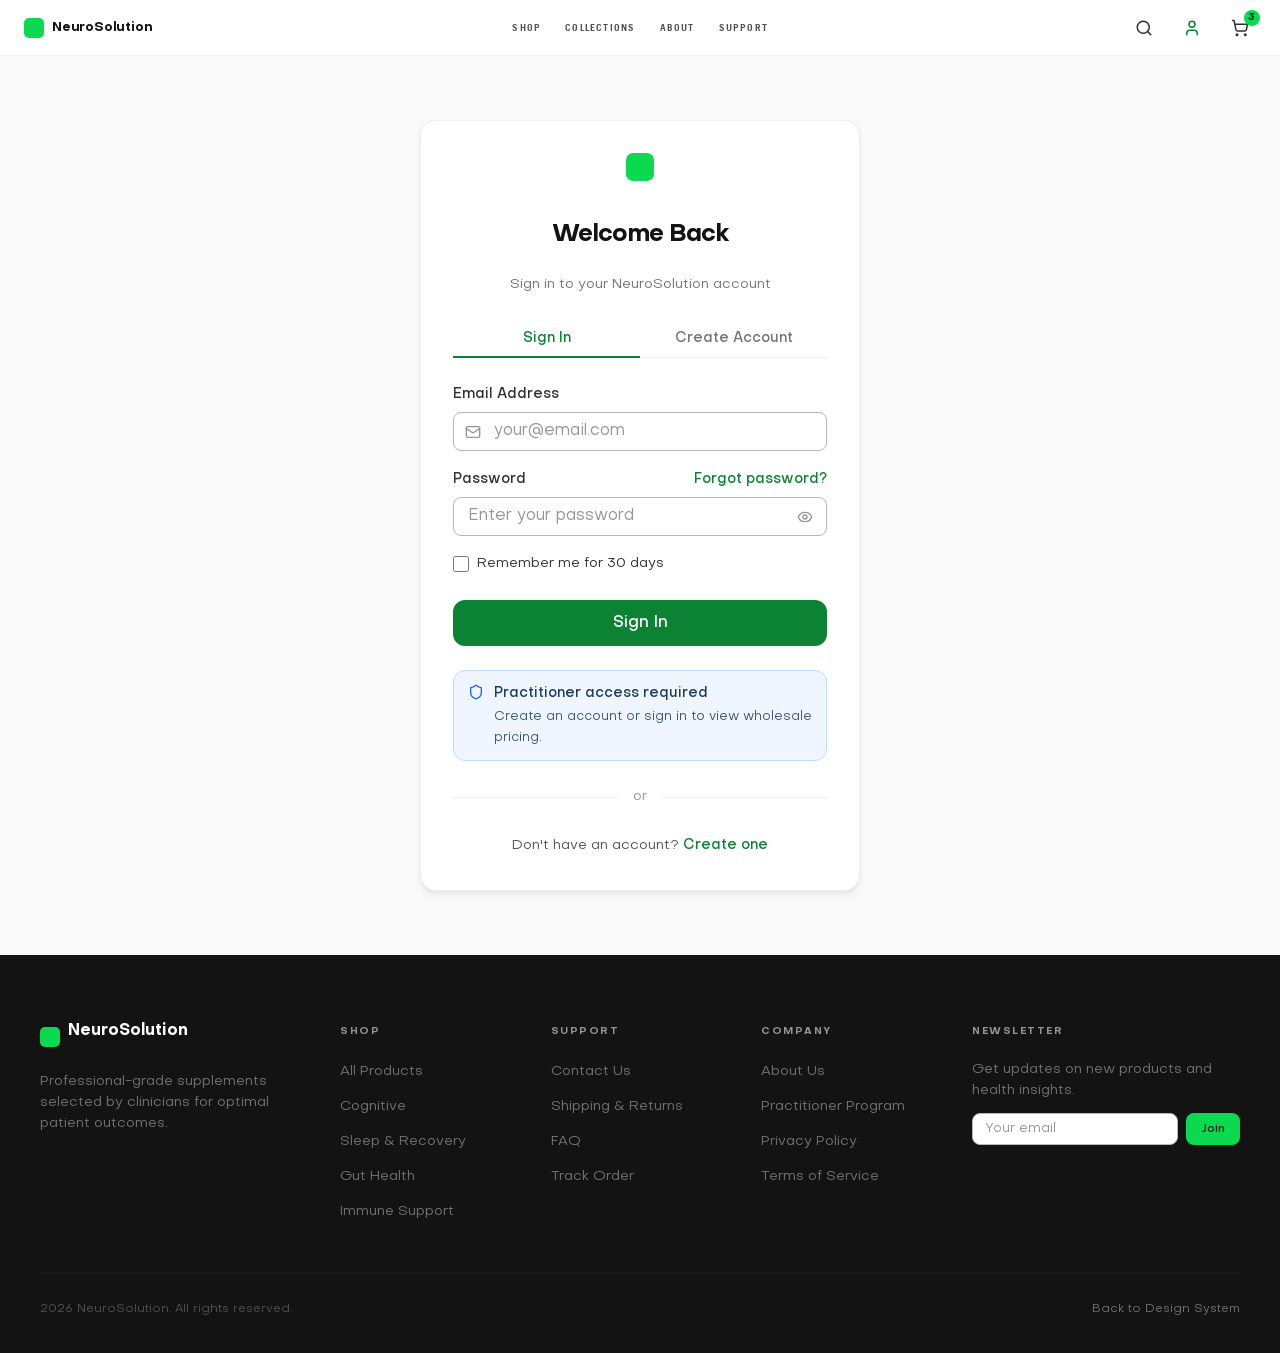
<file: pages/login.html>
<!DOCTYPE html>
<html lang="en">
<head>
  <meta charset="UTF-8">
  <meta name="viewport" content="width=device-width, initial-scale=1.0">
  <title>Sign In - NeuroSolution Supplement Store</title>
  <link rel="stylesheet" href="../css/fonts.css">
  <link rel="stylesheet" href="../css/tokens.css">
  <link rel="stylesheet" href="../css/base.css">
  <link rel="stylesheet" href="../css/components.css">
  <link rel="stylesheet" href="../css/layout.css">
  <style>
    .login-page {
      min-height: calc(100vh - 56px - 200px);
      display: flex;
      align-items: center;
      justify-content: center;
      padding: 64px 24px;
      background: var(--color-gray-50);
    }
    .login-card {
      background: var(--color-white);
      border: 1px solid var(--surface-outline-variant);
      border-radius: var(--rounded-lg);
      box-shadow: var(--shadow-md);
      width: 100%;
      max-width: 440px;
      padding: 32px;
    }
    .login-header {
      text-align: center;
      margin-bottom: 24px;
    }
    .login-logo {
      display: flex;
      align-items: center;
      justify-content: center;
      gap: 8px;
      margin-bottom: 20px;
    }
    .login-title {
      font-family: var(--font-primary);
      font-weight: 700;
      font-size: var(--text-h3);
      color: var(--color-gray-900);
      margin-bottom: 4px;
    }
    .login-subtitle {
      font-size: var(--text-body-sm);
      color: var(--color-gray-500);
    }
    .password-wrapper {
      position: relative;
    }
    .password-toggle {
      position: absolute;
      right: 10px;
      top: 50%;
      transform: translateY(-50%);
      background: transparent;
      border: none;
      cursor: pointer;
      display: flex;
      align-items: center;
      justify-content: center;
      padding: 4px;
      color: var(--color-gray-400);
      transition: color var(--duration-fast);
    }
    .password-toggle:hover { color: var(--color-gray-700); }
    .password-toggle svg { width: 16px; height: 16px; }
    .forgot-link {
      font-size: var(--text-body-sm);
      color: var(--color-primary);
      text-decoration: none;
      font-weight: 500;
      transition: color var(--duration-fast);
    }
    .forgot-link:hover { color: var(--color-green-600); }
    .divider-with-text {
      display: flex;
      align-items: center;
      gap: 16px;
      margin: 24px 0;
    }
    .divider-with-text::before,
    .divider-with-text::after {
      content: '';
      flex: 1;
      height: 1px;
      background: var(--surface-outline-variant);
    }
    .divider-with-text span {
      font-size: var(--text-body-sm);
      color: var(--color-gray-400);
      text-transform: lowercase;
    }
    .create-link {
      text-align: center;
      font-size: var(--text-body-sm);
      color: var(--color-gray-600);
    }
    .create-link a {
      color: var(--color-primary);
      text-decoration: none;
      font-weight: 500;
      transition: color var(--duration-fast);
    }
    .create-link a:hover { color: var(--color-green-600); }

    /* Footer */
    .site-footer {
      background: var(--color-gray-900);
      color: var(--color-white);
      padding: 64px 24px 32px;
    }
    .footer-grid {
      display: grid;
      grid-template-columns: 1.5fr 1fr 1fr 1fr 1.5fr;
      gap: 32px;
      max-width: 1200px;
      margin: 0 auto;
    }
    .footer-logo-text {
      font-family: var(--font-primary);
      font-weight: 700;
      font-size: 16px;
      margin-bottom: 12px;
    }
    .footer-desc {
      font-size: var(--text-body-sm);
      color: var(--color-gray-500);
      line-height: var(--leading-body-sm);
    }
    .footer-heading {
      font-family: var(--font-label);
      font-weight: 700;
      font-size: 10px;
      letter-spacing: 1.5px;
      text-transform: uppercase;
      color: var(--color-gray-400);
      margin-bottom: 16px;
    }
    .footer-links {
      list-style: none;
      display: flex;
      flex-direction: column;
      gap: 10px;
    }
    .footer-link {
      font-size: var(--text-body-sm);
      color: var(--color-gray-500);
      text-decoration: none;
      transition: color var(--duration-fast);
    }
    .footer-link:hover { color: var(--color-green-400); }
    .footer-bottom {
      max-width: 1200px;
      margin: 48px auto 0;
      padding-top: 24px;
      border-top: 1px solid var(--color-gray-800);
      display: flex;
      justify-content: space-between;
      align-items: center;
    }
    .footer-copyright {
      font-size: var(--text-body-tiny);
      color: var(--color-gray-600);
    }
    .back-link {
      font-size: var(--text-body-tiny);
      color: var(--color-gray-500);
      text-decoration: none;
      transition: color var(--duration-fast);
    }
    .back-link:hover { color: var(--color-green-400); }

    @media (max-width: 900px) {
      .footer-grid { grid-template-columns: repeat(2, 1fr); }
    }
    @media (max-width: 640px) {
      .footer-grid { grid-template-columns: 1fr; }
    }
  </style>
</head>
<body>

  <!-- ════════ NAV ════════ -->
  <nav class="nav nav--light">
    <div class="nav-logo">
      <div class="nav-logo-mark"></div>
      <span class="nav-logo-text">NeuroSolution</span>
    </div>
    <ul class="nav-links">
      <li><a href="product-listing.html" class="nav-link">Shop</a></li>
      <li><a href="#" class="nav-link">Collections</a></li>
      <li><a href="#" class="nav-link">About</a></li>
      <li><a href="#" class="nav-link">Support</a></li>
    </ul>
    <div class="nav-actions">
      <button class="nav-icon" aria-label="Search">
        <svg xmlns="http://www.w3.org/2000/svg" width="18" height="18" viewBox="0 0 24 24" fill="none" stroke="currentColor" stroke-width="2" stroke-linecap="round" stroke-linejoin="round"><circle cx="11" cy="11" r="8"/><path d="m21 21-4.3-4.3"/></svg>
      </button>
      <a href="login.html" class="nav-icon" aria-label="Account" style="color: var(--color-primary);">
        <svg xmlns="http://www.w3.org/2000/svg" width="18" height="18" viewBox="0 0 24 24" fill="none" stroke="currentColor" stroke-width="2" stroke-linecap="round" stroke-linejoin="round"><path d="M19 21v-2a4 4 0 0 0-4-4H9a4 4 0 0 0-4 4v2"/><circle cx="12" cy="7" r="4"/></svg>
      </a>
      <a href="cart.html" class="nav-icon" aria-label="Cart">
        <svg xmlns="http://www.w3.org/2000/svg" width="18" height="18" viewBox="0 0 24 24" fill="none" stroke="currentColor" stroke-width="2" stroke-linecap="round" stroke-linejoin="round"><circle cx="8" cy="21" r="1"/><circle cx="19" cy="21" r="1"/><path d="M2.05 2.05h2l2.66 12.42a2 2 0 0 0 2 1.58h9.78a2 2 0 0 0 1.95-1.57l1.65-7.43H5.12"/></svg>
        <span class="nav-cart-count">3</span>
      </a>
      <button class="nav-hamburger" aria-label="Menu" onclick="document.getElementById('mobile-menu').classList.add('is-open')">
        <svg xmlns="http://www.w3.org/2000/svg" width="22" height="22" viewBox="0 0 24 24" fill="none" stroke="currentColor" stroke-width="2" stroke-linecap="round" stroke-linejoin="round"><line x1="4" x2="20" y1="12" y2="12"/><line x1="4" x2="20" y1="6" y2="6"/><line x1="4" x2="20" y1="18" y2="18"/></svg>
      </button>
    </div>
  </nav>

  <!-- ════════ LOGIN PAGE ════════ -->
  <main class="login-page">
    <div class="login-card">

      <!-- Logo & Header -->
      <div class="login-header">
        <div class="login-logo">
          <div style="width:28px;height:28px;border-radius:7px;background:var(--color-green-500);flex-shrink:0;"></div>
        </div>
        <h1 class="login-title">Welcome Back</h1>
        <p class="login-subtitle">Sign in to your NeuroSolution account</p>
      </div>

      <!-- Tabs -->
      <div class="tabs" style="margin-bottom: 24px;">
        <button class="tab is-active" style="flex: 1; text-align: center;">Sign In</button>
        <button class="tab" style="flex: 1; text-align: center;">Create Account</button>
      </div>

      <!-- Sign In Form -->
      <form onsubmit="return false;" class="flex flex-col gap-4">
        <div class="input-group">
          <label class="input-label" for="login-email">Email Address</label>
          <div style="position: relative;">
            <input type="email" id="login-email" class="input" placeholder="your@email.com" style="padding-left: 40px;">
            <span style="position: absolute; left: 12px; top: 50%; transform: translateY(-50%); display: flex;">
              <svg xmlns="http://www.w3.org/2000/svg" width="16" height="16" viewBox="0 0 24 24" fill="none" stroke="var(--color-gray-400)" stroke-width="2" stroke-linecap="round" stroke-linejoin="round"><rect width="20" height="16" x="2" y="4" rx="2"/><path d="m22 7-8.97 5.7a1.94 1.94 0 0 1-2.06 0L2 7"/></svg>
            </span>
          </div>
        </div>

        <div class="input-group">
          <div class="flex justify-between items-center">
            <label class="input-label" for="login-password">Password</label>
            <a href="#" class="forgot-link">Forgot password?</a>
          </div>
          <div class="password-wrapper">
            <input type="password" id="login-password" class="input" placeholder="Enter your password" style="padding-right: 44px;">
            <button type="button" class="password-toggle" aria-label="Show password">
              <svg xmlns="http://www.w3.org/2000/svg" width="16" height="16" viewBox="0 0 24 24" fill="none" stroke="currentColor" stroke-width="2" stroke-linecap="round" stroke-linejoin="round"><path d="M2.062 12.348a1 1 0 0 1 0-.696 10.75 10.75 0 0 1 19.876 0 1 1 0 0 1 0 .696 10.75 10.75 0 0 1-19.876 0"/><circle cx="12" cy="12" r="3"/></svg>
            </button>
          </div>
        </div>

        <div class="checkbox-group">
          <input type="checkbox" id="remember-me">
          <label for="remember-me" class="checkbox-label">Remember me for 30 days</label>
        </div>

        <button type="submit" class="btn btn--primary btn--lg" style="width: 100%; margin-top: 8px;">Sign In</button>
      </form>

      <!-- Practitioner Alert -->
      <div class="alert alert--info" style="margin-top: 24px;">
        <span class="alert-icon">
          <svg xmlns="http://www.w3.org/2000/svg" width="16" height="16" viewBox="0 0 24 24" fill="none" stroke="currentColor" stroke-width="2" stroke-linecap="round" stroke-linejoin="round"><path d="M20 13c0 5-3.5 7.5-7.66 8.95a1 1 0 0 1-.67-.01C7.5 20.5 4 18 4 13V6a1 1 0 0 1 1-1c2 0 4.5-1.2 6.24-2.72a1.17 1.17 0 0 1 1.52 0C14.51 3.81 17 5 19 5a1 1 0 0 1 1 1z"/></svg>
        </span>
        <div>
          <div class="alert-heading">Practitioner access required</div>
          <div class="alert-text">Create an account or sign in to view wholesale pricing.</div>
        </div>
      </div>

      <!-- Divider -->
      <div class="divider-with-text">
        <span>or</span>
      </div>

      <!-- Create Account Link -->
      <p class="create-link">Don't have an account? <a href="#">Create one</a></p>
    </div>
  </main>

  <!-- ════════ FOOTER ════════ -->
  <footer class="site-footer">
    <div class="footer-grid">
      <div>
        <div class="flex items-center gap-2" style="margin-bottom: 16px;">
          <div style="width:20px;height:20px;border-radius:5px;background:var(--color-green-500);flex-shrink:0;"></div>
          <span class="footer-logo-text">NeuroSolution</span>
        </div>
        <p class="footer-desc">Professional-grade supplements selected by clinicians for optimal patient outcomes.</p>
      </div>
      <div>
        <h4 class="footer-heading">Shop</h4>
        <ul class="footer-links">
          <li><a href="product-listing.html" class="footer-link">All Products</a></li>
          <li><a href="#" class="footer-link">Cognitive</a></li>
          <li><a href="#" class="footer-link">Sleep &amp; Recovery</a></li>
          <li><a href="#" class="footer-link">Gut Health</a></li>
          <li><a href="#" class="footer-link">Immune Support</a></li>
        </ul>
      </div>
      <div>
        <h4 class="footer-heading">Support</h4>
        <ul class="footer-links">
          <li><a href="#" class="footer-link">Contact Us</a></li>
          <li><a href="#" class="footer-link">Shipping &amp; Returns</a></li>
          <li><a href="#" class="footer-link">FAQ</a></li>
          <li><a href="#" class="footer-link">Track Order</a></li>
        </ul>
      </div>
      <div>
        <h4 class="footer-heading">Company</h4>
        <ul class="footer-links">
          <li><a href="#" class="footer-link">About Us</a></li>
          <li><a href="#" class="footer-link">Practitioner Program</a></li>
          <li><a href="#" class="footer-link">Privacy Policy</a></li>
          <li><a href="#" class="footer-link">Terms of Service</a></li>
        </ul>
      </div>
      <div>
        <h4 class="footer-heading">Newsletter</h4>
        <p class="footer-desc" style="margin-bottom: 12px;">Get updates on new products and health insights.</p>
        <form class="flex gap-2" onsubmit="return false;" style="max-width: 280px;">
          <input type="email" class="input" placeholder="Your email" aria-label="Email" style="font-size:13px;padding:8px 12px;">
          <button type="submit" class="btn btn--brand btn--sm">Join</button>
        </form>
      </div>
    </div>
    <div class="footer-bottom">
      <span class="footer-copyright">2026 NeuroSolution. All rights reserved.</span>
      <a href="../index.html" class="back-link">Back to Design System</a>
    </div>
  </footer>

  <!-- Mobile Menu -->
  <div class="mobile-menu" id="mobile-menu">
    <div class="mobile-menu-backdrop" onclick="this.parentElement.classList.remove('is-open')"></div>
    <div class="mobile-menu-panel">
      <div class="mobile-menu-header">
        <span>NeuroSolution</span>
        <button class="mobile-menu-close" aria-label="Close menu" onclick="document.getElementById('mobile-menu').classList.remove('is-open')">
          <svg xmlns="http://www.w3.org/2000/svg" width="20" height="20" viewBox="0 0 24 24" fill="none" stroke="currentColor" stroke-width="2" stroke-linecap="round" stroke-linejoin="round"><path d="M18 6 6 18"/><path d="m6 6 12 12"/></svg>
        </button>
      </div>
      <div class="mobile-menu-section">Shop</div>
      <ul class="mobile-menu-nav">
        <li><a href="homepage.html">Home</a></li>
        <li><a href="product-listing.html">All Products</a></li>
        <li><a href="product-detail.html">Product Detail</a></li>
      </ul>
      <div class="mobile-menu-section">Account</div>
      <ul class="mobile-menu-nav">
        <li><a href="cart.html">Cart</a></li>
        <li><a href="checkout.html">Checkout</a></li>
        <li><a href="login.html">Login</a></li>
        <li><a href="account.html">My Account</a></li>
        <li><a href="order-confirmation.html">Order Confirmation</a></li>
      </ul>
      <div class="mobile-menu-section">Design System</div>
      <ul class="mobile-menu-nav">
        <li><a href="../index.html">Component Playground</a></li>
      </ul>
    </div>
  </div>

</body>
</html>
</file>
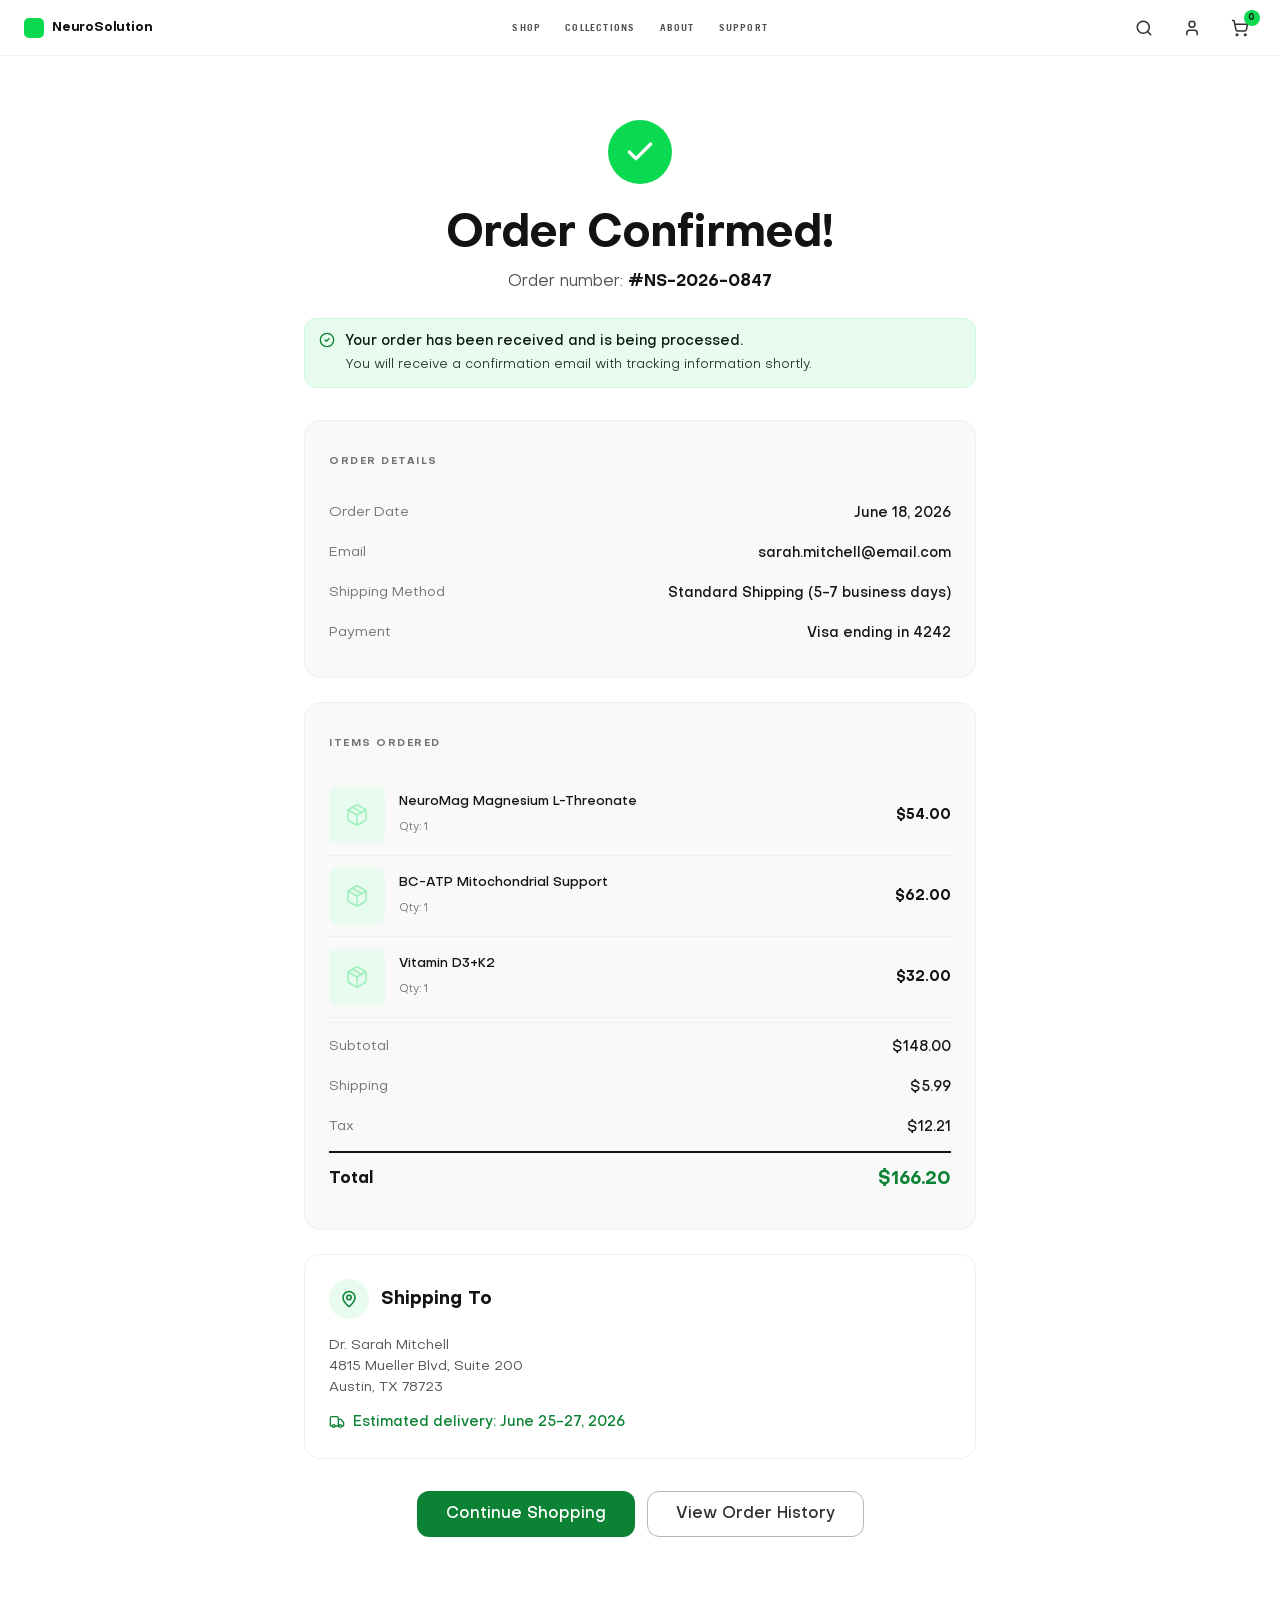
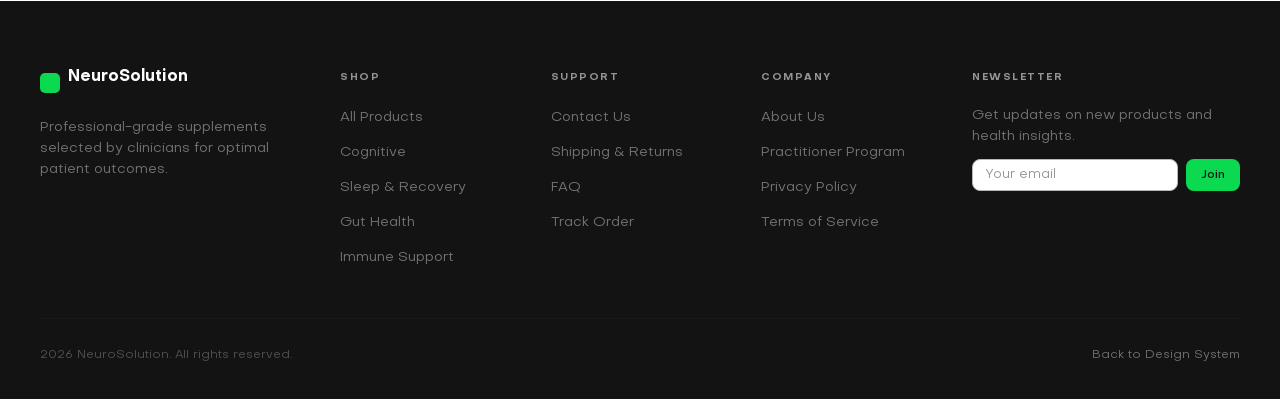
<file: pages/order-confirmation.html>
<!DOCTYPE html>
<html lang="en">
<head>
  <meta charset="UTF-8">
  <meta name="viewport" content="width=device-width, initial-scale=1.0">
  <title>Order Confirmed - NeuroSolution Supplement Store</title>
  <link rel="stylesheet" href="../css/fonts.css">
  <link rel="stylesheet" href="../css/tokens.css">
  <link rel="stylesheet" href="../css/base.css">
  <link rel="stylesheet" href="../css/components.css">
  <link rel="stylesheet" href="../css/layout.css">
  <style>
    .confirmation-page {
      padding: 64px 24px;
      background: var(--color-white);
      min-height: 60vh;
    }
    .confirmation-icon {
      width: 64px;
      height: 64px;
      border-radius: var(--rounded-full);
      background: var(--color-green-500);
      display: flex;
      align-items: center;
      justify-content: center;
      margin: 0 auto 24px;
    }
    .confirmation-icon svg { width: 32px; height: 32px; color: var(--color-white); }
    .confirmation-title {
      font-family: var(--font-primary);
      font-weight: 700;
      font-size: var(--text-h2);
      line-height: var(--leading-h2);
      letter-spacing: var(--tracking-h2);
      color: var(--color-gray-900);
      text-align: center;
      margin-bottom: 8px;
    }
    .confirmation-order-num {
      text-align: center;
      font-size: var(--text-body-reg);
      color: var(--color-gray-600);
      margin-bottom: 24px;
    }
    .confirmation-order-num strong {
      font-weight: 700;
      color: var(--color-gray-900);
    }
    .detail-card {
      background: var(--color-gray-50);
      border: 1px solid var(--surface-outline-variant);
      border-radius: var(--rounded-lg);
      padding: 24px;
      margin-bottom: 24px;
    }
    .detail-card-title {
      font-family: var(--font-label);
      font-weight: 700;
      font-size: 10px;
      letter-spacing: 1.5px;
      text-transform: uppercase;
      color: var(--color-gray-500);
      margin-bottom: 16px;
    }
    .detail-row {
      display: flex;
      justify-content: space-between;
      align-items: center;
      padding: 8px 0;
      font-size: var(--text-body-sm);
    }
    .detail-label { color: var(--color-gray-500); }
    .detail-value { color: var(--color-gray-900); font-weight: 500; }
    .shipping-card {
      background: var(--color-white);
      border: 1px solid var(--surface-outline-variant);
      border-radius: var(--rounded-lg);
      padding: 24px;
      margin-bottom: 24px;
    }
    .shipping-card-header {
      display: flex;
      align-items: center;
      gap: 12px;
      margin-bottom: 16px;
    }
    .shipping-card-icon {
      width: 40px;
      height: 40px;
      border-radius: var(--rounded-full);
      background: var(--color-green-50);
      display: flex;
      align-items: center;
      justify-content: center;
    }
    .shipping-card-icon svg { width: 18px; height: 18px; color: var(--color-green-700); }
    .shipping-card-title {
      font-family: var(--font-primary);
      font-weight: 700;
      font-size: var(--text-h4);
      color: var(--color-gray-900);
    }
    .shipping-address {
      font-size: var(--text-body-sm);
      color: var(--color-gray-600);
      line-height: var(--leading-body-sm);
      margin-bottom: 12px;
    }
    .shipping-estimate {
      display: flex;
      align-items: center;
      gap: 8px;
      font-size: var(--text-body-sm);
      color: var(--color-green-700);
      font-weight: 500;
    }
    .shipping-estimate svg { width: 16px; height: 16px; }
    .action-buttons {
      display: flex;
      gap: 12px;
      justify-content: center;
      margin-top: 32px;
    }

    /* Footer */
    .site-footer {
      background: var(--color-gray-900);
      color: var(--color-white);
      padding: 64px 24px 32px;
    }
    .footer-grid {
      display: grid;
      grid-template-columns: 1.5fr 1fr 1fr 1fr 1.5fr;
      gap: 32px;
      max-width: 1200px;
      margin: 0 auto;
    }
    .footer-logo-text {
      font-family: var(--font-primary);
      font-weight: 700;
      font-size: 16px;
      margin-bottom: 12px;
    }
    .footer-desc {
      font-size: var(--text-body-sm);
      color: var(--color-gray-500);
      line-height: var(--leading-body-sm);
    }
    .footer-heading {
      font-family: var(--font-label);
      font-weight: 700;
      font-size: 10px;
      letter-spacing: 1.5px;
      text-transform: uppercase;
      color: var(--color-gray-400);
      margin-bottom: 16px;
    }
    .footer-links {
      list-style: none;
      display: flex;
      flex-direction: column;
      gap: 10px;
    }
    .footer-link {
      font-size: var(--text-body-sm);
      color: var(--color-gray-500);
      text-decoration: none;
      transition: color var(--duration-fast);
    }
    .footer-link:hover { color: var(--color-green-400); }
    .footer-bottom {
      max-width: 1200px;
      margin: 48px auto 0;
      padding-top: 24px;
      border-top: 1px solid var(--color-gray-800);
      display: flex;
      justify-content: space-between;
      align-items: center;
    }
    .footer-copyright {
      font-size: var(--text-body-tiny);
      color: var(--color-gray-600);
    }
    .back-link {
      font-size: var(--text-body-tiny);
      color: var(--color-gray-500);
      text-decoration: none;
      transition: color var(--duration-fast);
    }
    .back-link:hover { color: var(--color-green-400); }

    @media (max-width: 900px) {
      .footer-grid { grid-template-columns: repeat(2, 1fr); }
    }
    @media (max-width: 640px) {
      .confirmation-title { font-size: var(--text-h2-mob); line-height: var(--leading-h2-mob); }
      .action-buttons { flex-direction: column; }
      .footer-grid { grid-template-columns: 1fr; }
    }
  </style>
</head>
<body>

  <!-- ════════ NAV ════════ -->
  <nav class="nav nav--light">
    <div class="nav-logo">
      <div class="nav-logo-mark"></div>
      <span class="nav-logo-text">NeuroSolution</span>
    </div>
    <ul class="nav-links">
      <li><a href="product-listing.html" class="nav-link">Shop</a></li>
      <li><a href="#" class="nav-link">Collections</a></li>
      <li><a href="#" class="nav-link">About</a></li>
      <li><a href="#" class="nav-link">Support</a></li>
    </ul>
    <div class="nav-actions">
      <button class="nav-icon" aria-label="Search">
        <svg xmlns="http://www.w3.org/2000/svg" width="18" height="18" viewBox="0 0 24 24" fill="none" stroke="currentColor" stroke-width="2" stroke-linecap="round" stroke-linejoin="round"><circle cx="11" cy="11" r="8"/><path d="m21 21-4.3-4.3"/></svg>
      </button>
      <a href="account.html" class="nav-icon" aria-label="Account">
        <svg xmlns="http://www.w3.org/2000/svg" width="18" height="18" viewBox="0 0 24 24" fill="none" stroke="currentColor" stroke-width="2" stroke-linecap="round" stroke-linejoin="round"><path d="M19 21v-2a4 4 0 0 0-4-4H9a4 4 0 0 0-4 4v2"/><circle cx="12" cy="7" r="4"/></svg>
      </a>
      <a href="cart.html" class="nav-icon" aria-label="Cart">
        <svg xmlns="http://www.w3.org/2000/svg" width="18" height="18" viewBox="0 0 24 24" fill="none" stroke="currentColor" stroke-width="2" stroke-linecap="round" stroke-linejoin="round"><circle cx="8" cy="21" r="1"/><circle cx="19" cy="21" r="1"/><path d="M2.05 2.05h2l2.66 12.42a2 2 0 0 0 2 1.58h9.78a2 2 0 0 0 1.95-1.57l1.65-7.43H5.12"/></svg>
        <span class="nav-cart-count">0</span>
      </a>
      <button class="nav-hamburger" aria-label="Menu" onclick="document.getElementById('mobile-menu').classList.add('is-open')">
        <svg xmlns="http://www.w3.org/2000/svg" width="22" height="22" viewBox="0 0 24 24" fill="none" stroke="currentColor" stroke-width="2" stroke-linecap="round" stroke-linejoin="round"><line x1="4" x2="20" y1="12" y2="12"/><line x1="4" x2="20" y1="6" y2="6"/><line x1="4" x2="20" y1="18" y2="18"/></svg>
      </button>
    </div>
  </nav>

  <!-- ════════ CONFIRMATION CONTENT ════════ -->
  <main class="confirmation-page">
    <div class="container container--sm">

      <!-- Success Icon -->
      <div class="confirmation-icon">
        <svg xmlns="http://www.w3.org/2000/svg" width="32" height="32" viewBox="0 0 24 24" fill="none" stroke="currentColor" stroke-width="2.5" stroke-linecap="round" stroke-linejoin="round"><path d="M20 6 9 17l-5-5"/></svg>
      </div>

      <!-- Title -->
      <h1 class="confirmation-title">Order Confirmed!</h1>
      <p class="confirmation-order-num">Order number: <strong>#NS-2026-0847</strong></p>

      <!-- Success Alert -->
      <div class="alert alert--success" style="margin-bottom: 32px;">
        <span class="alert-icon">
          <svg xmlns="http://www.w3.org/2000/svg" width="16" height="16" viewBox="0 0 24 24" fill="none" stroke="currentColor" stroke-width="2" stroke-linecap="round" stroke-linejoin="round"><circle cx="12" cy="12" r="10"/><path d="m9 12 2 2 4-4"/></svg>
        </span>
        <div>
          <div class="alert-heading">Your order has been received and is being processed.</div>
          <div class="alert-text">You will receive a confirmation email with tracking information shortly.</div>
        </div>
      </div>

      <!-- Order Details -->
      <div class="detail-card">
        <h3 class="detail-card-title">Order Details</h3>
        <div class="detail-row">
          <span class="detail-label">Order Date</span>
          <span class="detail-value">June 18, 2026</span>
        </div>
        <div class="detail-row">
          <span class="detail-label">Email</span>
          <span class="detail-value">sarah.mitchell@email.com</span>
        </div>
        <div class="detail-row">
          <span class="detail-label">Shipping Method</span>
          <span class="detail-value">Standard Shipping (5-7 business days)</span>
        </div>
        <div class="detail-row">
          <span class="detail-label">Payment</span>
          <span class="detail-value">Visa ending in 4242</span>
        </div>
      </div>

      <!-- Order Summary -->
      <div class="detail-card">
        <h3 class="detail-card-title">Items Ordered</h3>

        <div class="line-item">
          <div class="line-item-image">
            <svg xmlns="http://www.w3.org/2000/svg" width="24" height="24" viewBox="0 0 24 24" fill="none" stroke="currentColor" stroke-width="1.5" stroke-linecap="round" stroke-linejoin="round"><path d="M16.5 9.4 7.55 4.24"/><path d="M21 16V8a2 2 0 0 0-1-1.73l-7-4a2 2 0 0 0-2 0l-7 4A2 2 0 0 0 3 8v8a2 2 0 0 0 1 1.73l7 4a2 2 0 0 0 2 0l7-4A2 2 0 0 0 21 16z"/><polyline points="3.29 7 12 12 20.71 7"/><line x1="12" x2="12" y1="22" y2="12"/></svg>
          </div>
          <div class="line-item-info">
            <div class="line-item-name">NeuroMag Magnesium L-Threonate</div>
            <div class="line-item-meta">Qty: 1</div>
          </div>
          <div class="line-item-price">$54.00</div>
        </div>

        <div class="line-item">
          <div class="line-item-image">
            <svg xmlns="http://www.w3.org/2000/svg" width="24" height="24" viewBox="0 0 24 24" fill="none" stroke="currentColor" stroke-width="1.5" stroke-linecap="round" stroke-linejoin="round"><path d="M16.5 9.4 7.55 4.24"/><path d="M21 16V8a2 2 0 0 0-1-1.73l-7-4a2 2 0 0 0-2 0l-7 4A2 2 0 0 0 3 8v8a2 2 0 0 0 1 1.73l7 4a2 2 0 0 0 2 0l7-4A2 2 0 0 0 21 16z"/><polyline points="3.29 7 12 12 20.71 7"/><line x1="12" x2="12" y1="22" y2="12"/></svg>
          </div>
          <div class="line-item-info">
            <div class="line-item-name">BC-ATP Mitochondrial Support</div>
            <div class="line-item-meta">Qty: 1</div>
          </div>
          <div class="line-item-price">$62.00</div>
        </div>

        <div class="line-item">
          <div class="line-item-image">
            <svg xmlns="http://www.w3.org/2000/svg" width="24" height="24" viewBox="0 0 24 24" fill="none" stroke="currentColor" stroke-width="1.5" stroke-linecap="round" stroke-linejoin="round"><path d="M16.5 9.4 7.55 4.24"/><path d="M21 16V8a2 2 0 0 0-1-1.73l-7-4a2 2 0 0 0-2 0l-7 4A2 2 0 0 0 3 8v8a2 2 0 0 0 1 1.73l7 4a2 2 0 0 0 2 0l7-4A2 2 0 0 0 21 16z"/><polyline points="3.29 7 12 12 20.71 7"/><line x1="12" x2="12" y1="22" y2="12"/></svg>
          </div>
          <div class="line-item-info">
            <div class="line-item-name">Vitamin D3+K2</div>
            <div class="line-item-meta">Qty: 1</div>
          </div>
          <div class="line-item-price">$32.00</div>
        </div>

        <hr class="divider" style="margin: 4px 0;">
        <div class="detail-row">
          <span class="detail-label">Subtotal</span>
          <span class="detail-value">$148.00</span>
        </div>
        <div class="detail-row">
          <span class="detail-label">Shipping</span>
          <span class="detail-value">$5.99</span>
        </div>
        <div class="detail-row">
          <span class="detail-label">Tax</span>
          <span class="detail-value">$12.21</span>
        </div>
        <div class="order-total">
          <span class="order-total-label">Total</span>
          <span class="order-total-value">$166.20</span>
        </div>
      </div>

      <!-- Shipping Info Card -->
      <div class="shipping-card">
        <div class="shipping-card-header">
          <div class="shipping-card-icon">
            <svg xmlns="http://www.w3.org/2000/svg" width="18" height="18" viewBox="0 0 24 24" fill="none" stroke="currentColor" stroke-width="2" stroke-linecap="round" stroke-linejoin="round"><path d="M20 10c0 4.993-5.539 10.193-7.399 11.799a1 1 0 0 1-1.202 0C9.539 20.193 4 14.993 4 10a8 8 0 0 1 16 0"/><circle cx="12" cy="10" r="3"/></svg>
          </div>
          <div>
            <h3 class="shipping-card-title">Shipping To</h3>
          </div>
        </div>
        <p class="shipping-address">
          Dr. Sarah Mitchell<br>
          4815 Mueller Blvd, Suite 200<br>
          Austin, TX 78723
        </p>
        <div class="shipping-estimate">
          <svg xmlns="http://www.w3.org/2000/svg" width="16" height="16" viewBox="0 0 24 24" fill="none" stroke="currentColor" stroke-width="2" stroke-linecap="round" stroke-linejoin="round"><path d="M14 18V6a2 2 0 0 0-2-2H4a2 2 0 0 0-2 2v11a1 1 0 0 0 1 1h2"/><path d="M15 18H9"/><path d="M19 18h2a1 1 0 0 0 1-1v-3.65a1 1 0 0 0-.22-.624l-3.48-4.35A1 1 0 0 0 17.52 8H14"/><circle cx="17" cy="18" r="2"/><circle cx="7" cy="18" r="2"/></svg>
          Estimated delivery: June 25-27, 2026
        </div>
      </div>

      <!-- Action Buttons -->
      <div class="action-buttons">
        <a href="product-listing.html" class="btn btn--primary btn--lg">Continue Shopping</a>
        <a href="account.html" class="btn btn--outline btn--lg">View Order History</a>
      </div>

    </div>
  </main>

  <!-- ════════ FOOTER ════════ -->
  <footer class="site-footer">
    <div class="footer-grid">
      <div>
        <div class="flex items-center gap-2" style="margin-bottom: 16px;">
          <div style="width:20px;height:20px;border-radius:5px;background:var(--color-green-500);flex-shrink:0;"></div>
          <span class="footer-logo-text">NeuroSolution</span>
        </div>
        <p class="footer-desc">Professional-grade supplements selected by clinicians for optimal patient outcomes.</p>
      </div>
      <div>
        <h4 class="footer-heading">Shop</h4>
        <ul class="footer-links">
          <li><a href="product-listing.html" class="footer-link">All Products</a></li>
          <li><a href="#" class="footer-link">Cognitive</a></li>
          <li><a href="#" class="footer-link">Sleep &amp; Recovery</a></li>
          <li><a href="#" class="footer-link">Gut Health</a></li>
          <li><a href="#" class="footer-link">Immune Support</a></li>
        </ul>
      </div>
      <div>
        <h4 class="footer-heading">Support</h4>
        <ul class="footer-links">
          <li><a href="#" class="footer-link">Contact Us</a></li>
          <li><a href="#" class="footer-link">Shipping &amp; Returns</a></li>
          <li><a href="#" class="footer-link">FAQ</a></li>
          <li><a href="#" class="footer-link">Track Order</a></li>
        </ul>
      </div>
      <div>
        <h4 class="footer-heading">Company</h4>
        <ul class="footer-links">
          <li><a href="#" class="footer-link">About Us</a></li>
          <li><a href="#" class="footer-link">Practitioner Program</a></li>
          <li><a href="#" class="footer-link">Privacy Policy</a></li>
          <li><a href="#" class="footer-link">Terms of Service</a></li>
        </ul>
      </div>
      <div>
        <h4 class="footer-heading">Newsletter</h4>
        <p class="footer-desc" style="margin-bottom: 12px;">Get updates on new products and health insights.</p>
        <form class="flex gap-2" onsubmit="return false;" style="max-width: 280px;">
          <input type="email" class="input" placeholder="Your email" aria-label="Email" style="font-size:13px;padding:8px 12px;">
          <button type="submit" class="btn btn--brand btn--sm">Join</button>
        </form>
      </div>
    </div>
    <div class="footer-bottom">
      <span class="footer-copyright">2026 NeuroSolution. All rights reserved.</span>
      <a href="../index.html" class="back-link">Back to Design System</a>
    </div>
  </footer>

  <!-- Mobile Menu -->
  <div class="mobile-menu" id="mobile-menu">
    <div class="mobile-menu-backdrop" onclick="this.parentElement.classList.remove('is-open')"></div>
    <div class="mobile-menu-panel">
      <div class="mobile-menu-header">
        <span>NeuroSolution</span>
        <button class="mobile-menu-close" aria-label="Close menu" onclick="document.getElementById('mobile-menu').classList.remove('is-open')">
          <svg xmlns="http://www.w3.org/2000/svg" width="20" height="20" viewBox="0 0 24 24" fill="none" stroke="currentColor" stroke-width="2" stroke-linecap="round" stroke-linejoin="round"><path d="M18 6 6 18"/><path d="m6 6 12 12"/></svg>
        </button>
      </div>
      <div class="mobile-menu-section">Shop</div>
      <ul class="mobile-menu-nav">
        <li><a href="homepage.html">Home</a></li>
        <li><a href="product-listing.html">All Products</a></li>
        <li><a href="product-detail.html">Product Detail</a></li>
      </ul>
      <div class="mobile-menu-section">Account</div>
      <ul class="mobile-menu-nav">
        <li><a href="cart.html">Cart</a></li>
        <li><a href="checkout.html">Checkout</a></li>
        <li><a href="login.html">Login</a></li>
        <li><a href="account.html">My Account</a></li>
        <li><a href="order-confirmation.html">Order Confirmation</a></li>
      </ul>
      <div class="mobile-menu-section">Design System</div>
      <ul class="mobile-menu-nav">
        <li><a href="../index.html">Component Playground</a></li>
      </ul>
    </div>
  </div>

</body>
</html>
</file>
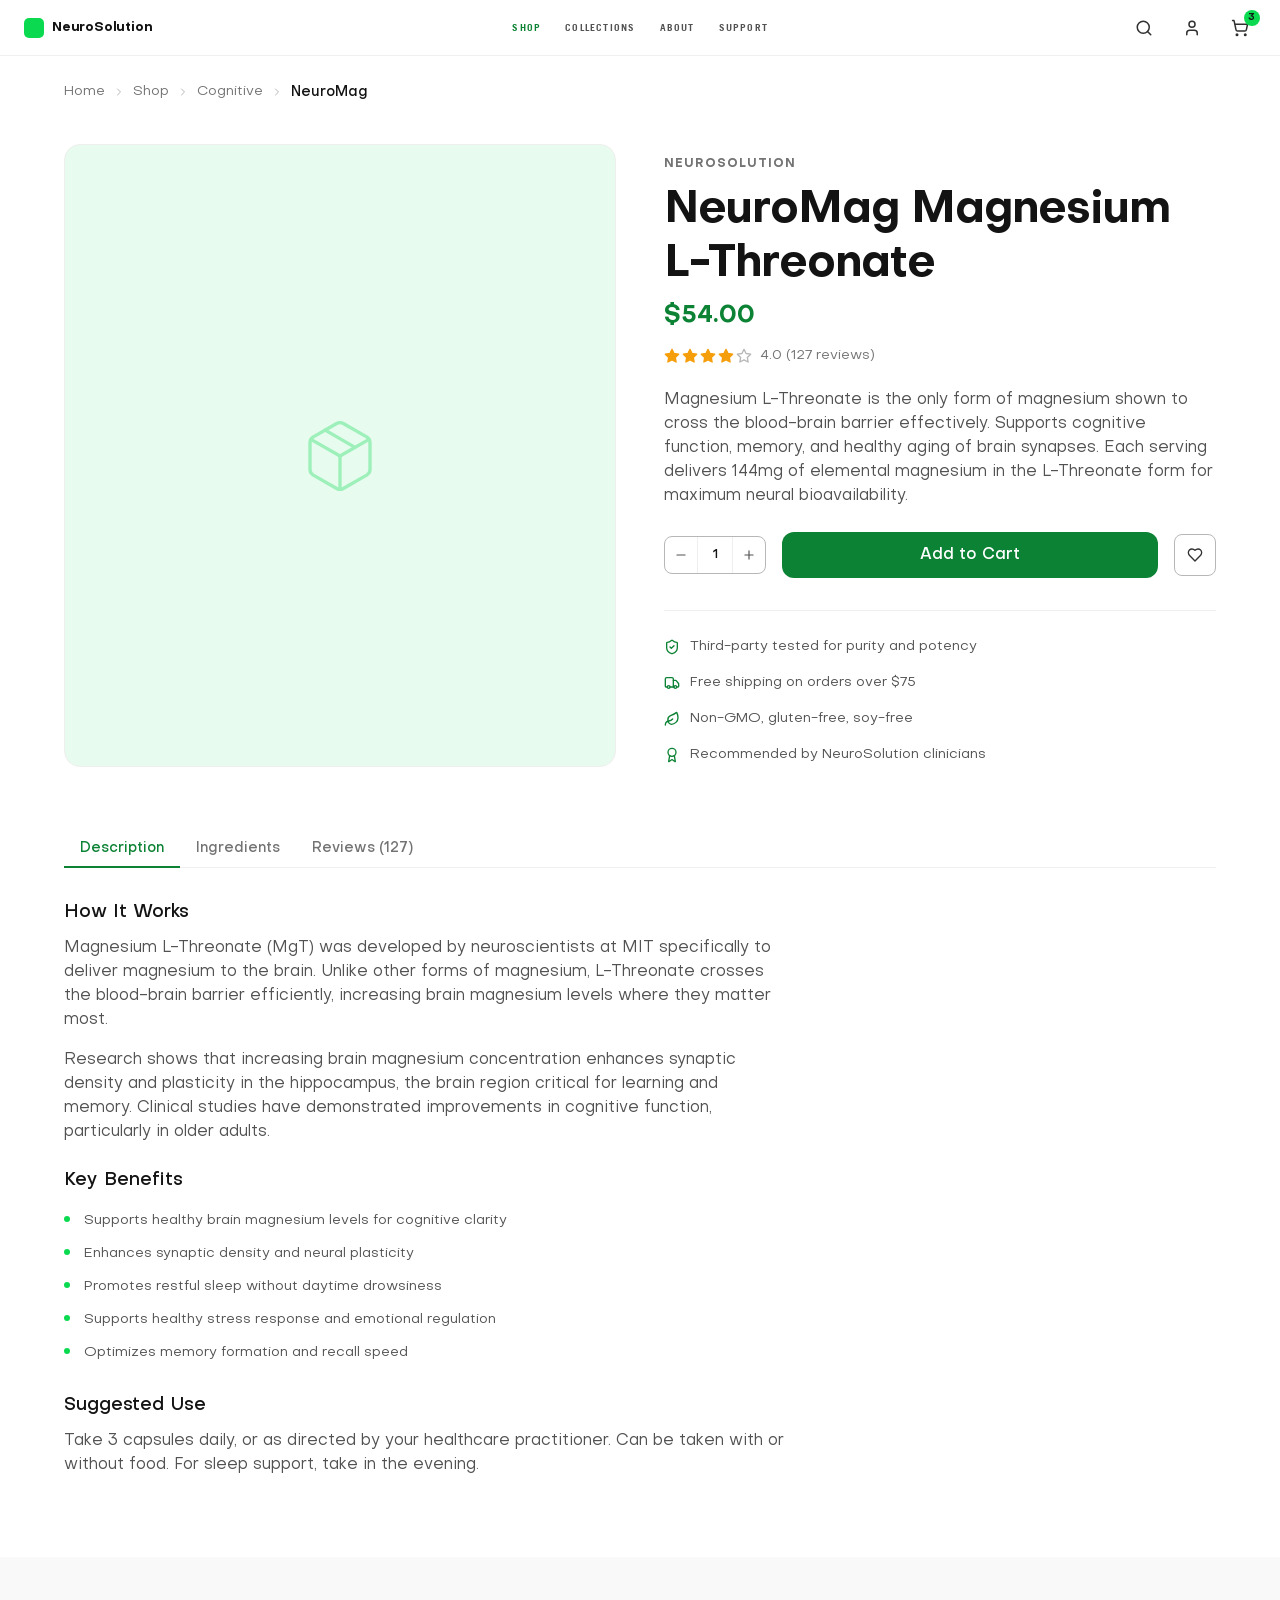
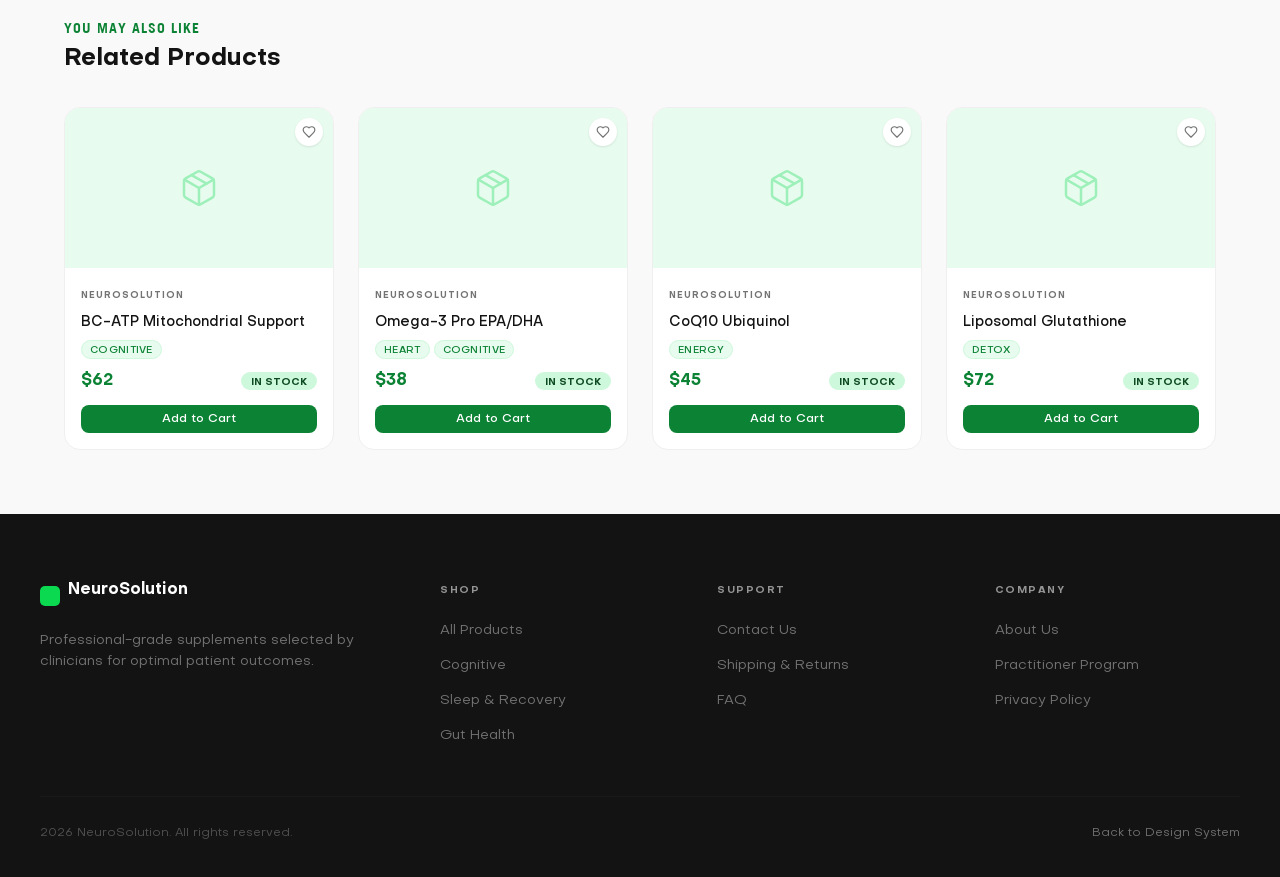
<file: pages/product-detail.html>
<!DOCTYPE html>
<html lang="en">
<head>
  <meta charset="UTF-8">
  <meta name="viewport" content="width=device-width, initial-scale=1.0">
  <title>NeuroMag Magnesium L-Threonate - NeuroSolution</title>
  <link rel="stylesheet" href="../css/fonts.css">
  <link rel="stylesheet" href="../css/tokens.css">
  <link rel="stylesheet" href="../css/base.css">
  <link rel="stylesheet" href="../css/components.css">
  <link rel="stylesheet" href="../css/layout.css">
  <style>
    .pdp-layout {
      display: grid;
      grid-template-columns: 1fr 1fr;
      gap: 48px;
      padding: 40px 0 64px;
    }
    .pdp-image {
      background: var(--color-green-50);
      border-radius: var(--rounded-lg);
      display: flex;
      align-items: center;
      justify-content: center;
      min-height: 480px;
      border: 1px solid var(--surface-outline-variant);
    }
    .pdp-image svg { width: 80px; height: 80px; color: var(--color-green-200); }
    .pdp-info { padding-top: 8px; }
    .pdp-brand {
      font-family: var(--font-label);
      font-weight: 700;
      font-size: 12px;
      letter-spacing: 1px;
      text-transform: uppercase;
      color: var(--color-gray-500);
      margin-bottom: 8px;
    }
    .pdp-title {
      font-family: var(--font-primary);
      font-weight: 700;
      font-size: var(--text-h2);
      line-height: var(--leading-h2);
      letter-spacing: var(--tracking-h2);
      color: var(--color-gray-900);
      margin-bottom: 12px;
    }
    .pdp-price {
      font-family: var(--font-primary);
      font-weight: 700;
      font-size: var(--text-h3);
      color: var(--color-primary);
      margin-bottom: 16px;
    }
    .pdp-rating {
      display: flex;
      align-items: center;
      gap: 8px;
      margin-bottom: 20px;
    }
    .pdp-stars { display: flex; gap: 2px; }
    .pdp-stars svg { width: 16px; height: 16px; color: var(--sys-warning-500); fill: var(--sys-warning-500); }
    .pdp-stars svg.star-empty { fill: none; color: var(--color-gray-300); }
    .pdp-rating-text { font-size: var(--text-body-sm); color: var(--color-gray-500); }
    .pdp-desc {
      font-size: var(--text-body-reg);
      line-height: var(--leading-body-reg);
      color: var(--color-gray-600);
      margin-bottom: 24px;
    }
    .pdp-actions {
      display: flex;
      align-items: center;
      gap: 16px;
      margin-bottom: 32px;
    }
    .pdp-meta {
      display: flex;
      flex-direction: column;
      gap: 12px;
      padding-top: 24px;
      border-top: 1px solid var(--surface-outline-variant);
    }
    .pdp-meta-item {
      display: flex;
      align-items: center;
      gap: 10px;
      font-size: var(--text-body-sm);
      color: var(--color-gray-600);
    }
    .pdp-meta-item svg { width: 16px; height: 16px; color: var(--color-green-700); flex-shrink: 0; }
    .tab-content {
      padding: 32px 0 64px;
    }
    .tab-content p {
      font-size: var(--text-body-reg);
      line-height: var(--leading-body-reg);
      color: var(--color-gray-600);
      margin-bottom: 16px;
      max-width: 720px;
    }
    .tab-content h4 {
      margin-bottom: 12px;
    }
    .tab-content ul {
      list-style: none;
      margin-bottom: 16px;
    }
    .tab-content ul li {
      font-size: var(--text-body-sm);
      color: var(--color-gray-600);
      line-height: var(--leading-body-sm);
      padding: 6px 0;
      padding-left: 20px;
      position: relative;
    }
    .tab-content ul li::before {
      content: '';
      position: absolute;
      left: 0;
      top: 12px;
      width: 6px;
      height: 6px;
      border-radius: var(--rounded-full);
      background: var(--color-green-500);
    }
    .related-section { padding: 64px 0; background: var(--color-gray-50); }

    /* Footer */
    .site-footer { background: var(--color-gray-900); color: var(--color-white); padding: 64px 24px 32px; }
    .footer-grid { display: grid; grid-template-columns: 1.5fr 1fr 1fr 1fr; gap: 32px; max-width: 1200px; margin: 0 auto; }
    .footer-logo-text { font-family: var(--font-primary); font-weight: 700; font-size: 16px; margin-bottom: 12px; }
    .footer-desc { font-size: var(--text-body-sm); color: var(--color-gray-500); line-height: var(--leading-body-sm); }
    .footer-heading { font-family: var(--font-label); font-weight: 700; font-size: 10px; letter-spacing: 1.5px; text-transform: uppercase; color: var(--color-gray-400); margin-bottom: 16px; }
    .footer-links { list-style: none; display: flex; flex-direction: column; gap: 10px; }
    .footer-link { font-size: var(--text-body-sm); color: var(--color-gray-500); text-decoration: none; transition: color var(--duration-fast); }
    .footer-link:hover { color: var(--color-green-400); }
    .footer-bottom { max-width: 1200px; margin: 48px auto 0; padding-top: 24px; border-top: 1px solid var(--color-gray-800); display: flex; justify-content: space-between; align-items: center; }
    .footer-copyright { font-size: var(--text-body-tiny); color: var(--color-gray-600); }
    .back-link { font-size: var(--text-body-tiny); color: var(--color-gray-500); text-decoration: none; }
    .back-link:hover { color: var(--color-green-400); }

    @media (max-width: 900px) {
      .pdp-layout { grid-template-columns: 1fr; gap: 32px; }
      .pdp-image { min-height: 320px; }
      .pdp-title { font-size: var(--text-h2-mob); line-height: var(--leading-h2-mob); }
      .footer-grid { grid-template-columns: repeat(2, 1fr); }
    }
    @media (max-width: 640px) {
      .footer-grid { grid-template-columns: 1fr; }
    }
  </style>
</head>
<body>

  <!-- NAV -->
  <nav class="nav nav--light">
    <div class="nav-logo">
      <div class="nav-logo-mark"></div>
      <a href="homepage.html" class="nav-logo-text" style="text-decoration:none;">NeuroSolution</a>
    </div>
    <ul class="nav-links">
      <li><a href="product-listing.html" class="nav-link is-active">Shop</a></li>
      <li><a href="#" class="nav-link">Collections</a></li>
      <li><a href="#" class="nav-link">About</a></li>
      <li><a href="#" class="nav-link">Support</a></li>
    </ul>
    <div class="nav-actions">
      <button class="nav-icon" aria-label="Search">
        <svg xmlns="http://www.w3.org/2000/svg" width="18" height="18" viewBox="0 0 24 24" fill="none" stroke="currentColor" stroke-width="2" stroke-linecap="round" stroke-linejoin="round"><circle cx="11" cy="11" r="8"/><path d="m21 21-4.3-4.3"/></svg>
      </button>
      <a href="login.html" class="nav-icon" aria-label="Account">
        <svg xmlns="http://www.w3.org/2000/svg" width="18" height="18" viewBox="0 0 24 24" fill="none" stroke="currentColor" stroke-width="2" stroke-linecap="round" stroke-linejoin="round"><path d="M19 21v-2a4 4 0 0 0-4-4H9a4 4 0 0 0-4 4v2"/><circle cx="12" cy="7" r="4"/></svg>
      </a>
      <a href="cart.html" class="nav-icon" aria-label="Cart">
        <svg xmlns="http://www.w3.org/2000/svg" width="18" height="18" viewBox="0 0 24 24" fill="none" stroke="currentColor" stroke-width="2" stroke-linecap="round" stroke-linejoin="round"><circle cx="8" cy="21" r="1"/><circle cx="19" cy="21" r="1"/><path d="M2.05 2.05h2l2.66 12.42a2 2 0 0 0 2 1.58h9.78a2 2 0 0 0 1.95-1.57l1.65-7.43H5.12"/></svg>
        <span class="nav-cart-count">3</span>
      </a>
      <button class="nav-hamburger" aria-label="Menu" onclick="document.getElementById('mobile-menu').classList.add('is-open')">
        <svg xmlns="http://www.w3.org/2000/svg" width="22" height="22" viewBox="0 0 24 24" fill="none" stroke="currentColor" stroke-width="2" stroke-linecap="round" stroke-linejoin="round"><line x1="4" x2="20" y1="12" y2="12"/><line x1="4" x2="20" y1="6" y2="6"/><line x1="4" x2="20" y1="18" y2="18"/></svg>
      </button>
    </div>
  </nav>

  <main class="container">
    <!-- Breadcrumbs -->
    <div style="padding-top: 24px;">
      <nav class="breadcrumbs">
        <a href="homepage.html" class="breadcrumb-link">Home</a>
        <span class="breadcrumb-sep"><svg xmlns="http://www.w3.org/2000/svg" width="12" height="12" viewBox="0 0 24 24" fill="none" stroke="currentColor" stroke-width="2" stroke-linecap="round" stroke-linejoin="round"><path d="m9 18 6-6-6-6"/></svg></span>
        <a href="product-listing.html" class="breadcrumb-link">Shop</a>
        <span class="breadcrumb-sep"><svg xmlns="http://www.w3.org/2000/svg" width="12" height="12" viewBox="0 0 24 24" fill="none" stroke="currentColor" stroke-width="2" stroke-linecap="round" stroke-linejoin="round"><path d="m9 18 6-6-6-6"/></svg></span>
        <a href="#" class="breadcrumb-link">Cognitive</a>
        <span class="breadcrumb-sep"><svg xmlns="http://www.w3.org/2000/svg" width="12" height="12" viewBox="0 0 24 24" fill="none" stroke="currentColor" stroke-width="2" stroke-linecap="round" stroke-linejoin="round"><path d="m9 18 6-6-6-6"/></svg></span>
        <span class="breadcrumb-current">NeuroMag</span>
      </nav>
    </div>

    <!-- PDP Layout -->
    <div class="pdp-layout">
      <!-- Image -->
      <div class="pdp-image">
        <svg xmlns="http://www.w3.org/2000/svg" width="80" height="80" viewBox="0 0 24 24" fill="none" stroke="currentColor" stroke-width="1" stroke-linecap="round" stroke-linejoin="round"><path d="M16.5 9.4 7.55 4.24"/><path d="M21 16V8a2 2 0 0 0-1-1.73l-7-4a2 2 0 0 0-2 0l-7 4A2 2 0 0 0 3 8v8a2 2 0 0 0 1 1.73l7 4a2 2 0 0 0 2 0l7-4A2 2 0 0 0 21 16z"/><polyline points="3.29 7 12 12 20.71 7"/><line x1="12" x2="12" y1="22" y2="12"/></svg>
      </div>

      <!-- Product Info -->
      <div class="pdp-info">
        <p class="pdp-brand">NeuroSolution</p>
        <h1 class="pdp-title">NeuroMag Magnesium L-Threonate</h1>
        <p class="pdp-price">$54.00</p>

        <div class="pdp-rating">
          <div class="pdp-stars">
            <svg xmlns="http://www.w3.org/2000/svg" width="16" height="16" viewBox="0 0 24 24" fill="currentColor" stroke="currentColor" stroke-width="2" stroke-linecap="round" stroke-linejoin="round"><polygon points="12 2 15.09 8.26 22 9.27 17 14.14 18.18 21.02 12 17.77 5.82 21.02 7 14.14 2 9.27 8.91 8.26 12 2"/></svg>
            <svg xmlns="http://www.w3.org/2000/svg" width="16" height="16" viewBox="0 0 24 24" fill="currentColor" stroke="currentColor" stroke-width="2" stroke-linecap="round" stroke-linejoin="round"><polygon points="12 2 15.09 8.26 22 9.27 17 14.14 18.18 21.02 12 17.77 5.82 21.02 7 14.14 2 9.27 8.91 8.26 12 2"/></svg>
            <svg xmlns="http://www.w3.org/2000/svg" width="16" height="16" viewBox="0 0 24 24" fill="currentColor" stroke="currentColor" stroke-width="2" stroke-linecap="round" stroke-linejoin="round"><polygon points="12 2 15.09 8.26 22 9.27 17 14.14 18.18 21.02 12 17.77 5.82 21.02 7 14.14 2 9.27 8.91 8.26 12 2"/></svg>
            <svg xmlns="http://www.w3.org/2000/svg" width="16" height="16" viewBox="0 0 24 24" fill="currentColor" stroke="currentColor" stroke-width="2" stroke-linecap="round" stroke-linejoin="round"><polygon points="12 2 15.09 8.26 22 9.27 17 14.14 18.18 21.02 12 17.77 5.82 21.02 7 14.14 2 9.27 8.91 8.26 12 2"/></svg>
            <svg xmlns="http://www.w3.org/2000/svg" width="16" height="16" viewBox="0 0 24 24" class="star-empty" fill="none" stroke="currentColor" stroke-width="2" stroke-linecap="round" stroke-linejoin="round"><polygon points="12 2 15.09 8.26 22 9.27 17 14.14 18.18 21.02 12 17.77 5.82 21.02 7 14.14 2 9.27 8.91 8.26 12 2"/></svg>
          </div>
          <span class="pdp-rating-text">4.0 (127 reviews)</span>
        </div>

        <p class="pdp-desc">Magnesium L-Threonate is the only form of magnesium shown to cross the blood-brain barrier effectively. Supports cognitive function, memory, and healthy aging of brain synapses. Each serving delivers 144mg of elemental magnesium in the L-Threonate form for maximum neural bioavailability.</p>

        <div class="pdp-actions">
          <div class="qty-selector">
            <button class="qty-btn" aria-label="Decrease quantity">
              <svg xmlns="http://www.w3.org/2000/svg" width="14" height="14" viewBox="0 0 24 24" fill="none" stroke="currentColor" stroke-width="2" stroke-linecap="round" stroke-linejoin="round"><path d="M5 12h14"/></svg>
            </button>
            <span class="qty-value">1</span>
            <button class="qty-btn" aria-label="Increase quantity">
              <svg xmlns="http://www.w3.org/2000/svg" width="14" height="14" viewBox="0 0 24 24" fill="none" stroke="currentColor" stroke-width="2" stroke-linecap="round" stroke-linejoin="round"><path d="M5 12h14"/><path d="M12 5v14"/></svg>
            </button>
          </div>
          <button class="btn btn--primary btn--lg" style="flex: 1;">Add to Cart</button>
          <button class="btn btn--outline btn--icon btn--lg" aria-label="Add to wishlist">
            <svg xmlns="http://www.w3.org/2000/svg" width="18" height="18" viewBox="0 0 24 24" fill="none" stroke="currentColor" stroke-width="2" stroke-linecap="round" stroke-linejoin="round"><path d="M19 14c1.49-1.46 3-3.21 3-5.5A5.5 5.5 0 0 0 16.5 3c-1.76 0-3 .5-4.5 2-1.5-1.5-2.74-2-4.5-2A5.5 5.5 0 0 0 2 8.5c0 2.3 1.5 4.05 3 5.5l7 7Z"/></svg>
          </button>
        </div>

        <div class="pdp-meta">
          <div class="pdp-meta-item">
            <svg xmlns="http://www.w3.org/2000/svg" width="16" height="16" viewBox="0 0 24 24" fill="none" stroke="currentColor" stroke-width="2" stroke-linecap="round" stroke-linejoin="round"><path d="M20 13c0 5-3.5 7.5-7.66 8.95a1 1 0 0 1-.67-.01C7.5 20.5 4 18 4 13V6a1 1 0 0 1 1-1c2 0 4.5-1.2 6.24-2.72a1.17 1.17 0 0 1 1.52 0C14.51 3.81 17 5 19 5a1 1 0 0 1 1 1z"/><path d="m9 12 2 2 4-4"/></svg>
            <span>Third-party tested for purity and potency</span>
          </div>
          <div class="pdp-meta-item">
            <svg xmlns="http://www.w3.org/2000/svg" width="16" height="16" viewBox="0 0 24 24" fill="none" stroke="currentColor" stroke-width="2" stroke-linecap="round" stroke-linejoin="round"><path d="M14 18V6a2 2 0 0 0-2-2H4a2 2 0 0 0-2 2v11a1 1 0 0 0 1 1h2"/><path d="M15 18H9"/><path d="M19 18h2a1 1 0 0 0 1-1v-3.65a1 1 0 0 0-.22-.624l-3.48-4.35A1 1 0 0 0 17.52 8H14"/><circle cx="17" cy="18" r="2"/><circle cx="7" cy="18" r="2"/></svg>
            <span>Free shipping on orders over $75</span>
          </div>
          <div class="pdp-meta-item">
            <svg xmlns="http://www.w3.org/2000/svg" width="16" height="16" viewBox="0 0 24 24" fill="none" stroke="currentColor" stroke-width="2" stroke-linecap="round" stroke-linejoin="round"><path d="M11 20A7 7 0 0 1 9.8 6.9C15.5 4.9 17 3.5 19 2c1 2 2 4.5 2 8 0 5.5-4.78 10-10 10Z"/><path d="M2 21c0-3 1.85-5.36 5.08-6C9.5 14.52 12 13 13 12"/></svg>
            <span>Non-GMO, gluten-free, soy-free</span>
          </div>
          <div class="pdp-meta-item">
            <svg xmlns="http://www.w3.org/2000/svg" width="16" height="16" viewBox="0 0 24 24" fill="none" stroke="currentColor" stroke-width="2" stroke-linecap="round" stroke-linejoin="round"><path d="m15.477 12.89 1.515 8.526a.5.5 0 0 1-.81.47l-3.58-2.687a1 1 0 0 0-1.197 0l-3.586 2.686a.5.5 0 0 1-.81-.469l1.514-8.526"/><circle cx="12" cy="8" r="6"/></svg>
            <span>Recommended by NeuroSolution clinicians</span>
          </div>
        </div>
      </div>
    </div>

    <!-- Tabs -->
    <div class="tabs">
      <button class="tab is-active">Description</button>
      <button class="tab">Ingredients</button>
      <button class="tab">Reviews (127)</button>
    </div>

    <div class="tab-content">
      <h4 class="h4">How It Works</h4>
      <p>Magnesium L-Threonate (MgT) was developed by neuroscientists at MIT specifically to deliver magnesium to the brain. Unlike other forms of magnesium, L-Threonate crosses the blood-brain barrier efficiently, increasing brain magnesium levels where they matter most.</p>
      <p>Research shows that increasing brain magnesium concentration enhances synaptic density and plasticity in the hippocampus, the brain region critical for learning and memory. Clinical studies have demonstrated improvements in cognitive function, particularly in older adults.</p>

      <h4 class="h4" style="margin-top: 24px;">Key Benefits</h4>
      <ul>
        <li>Supports healthy brain magnesium levels for cognitive clarity</li>
        <li>Enhances synaptic density and neural plasticity</li>
        <li>Promotes restful sleep without daytime drowsiness</li>
        <li>Supports healthy stress response and emotional regulation</li>
        <li>Optimizes memory formation and recall speed</li>
      </ul>

      <h4 class="h4" style="margin-top: 24px;">Suggested Use</h4>
      <p>Take 3 capsules daily, or as directed by your healthcare practitioner. Can be taken with or without food. For sleep support, take in the evening.</p>
    </div>
  </main>

  <!-- Related Products -->
  <section class="related-section">
    <div class="container">
      <div style="margin-bottom: 32px;">
        <p class="eyebrow" style="color: var(--color-primary); margin-bottom: 8px;">You May Also Like</p>
        <h3 class="h3">Related Products</h3>
      </div>
      <div class="grid grid-4">
        <div class="card">
          <div class="card-image">
            <svg xmlns="http://www.w3.org/2000/svg" width="40" height="40" viewBox="0 0 24 24" fill="none" stroke="currentColor" stroke-width="1.5" stroke-linecap="round" stroke-linejoin="round"><path d="M16.5 9.4 7.55 4.24"/><path d="M21 16V8a2 2 0 0 0-1-1.73l-7-4a2 2 0 0 0-2 0l-7 4A2 2 0 0 0 3 8v8a2 2 0 0 0 1 1.73l7 4a2 2 0 0 0 2 0l7-4A2 2 0 0 0 21 16z"/><polyline points="3.29 7 12 12 20.71 7"/><line x1="12" x2="12" y1="22" y2="12"/></svg>
            <button class="card-wishlist" aria-label="Add to wishlist"><svg xmlns="http://www.w3.org/2000/svg" width="14" height="14" viewBox="0 0 24 24" fill="none" stroke="currentColor" stroke-width="2" stroke-linecap="round" stroke-linejoin="round"><path d="M19 14c1.49-1.46 3-3.21 3-5.5A5.5 5.5 0 0 0 16.5 3c-1.76 0-3 .5-4.5 2-1.5-1.5-2.74-2-4.5-2A5.5 5.5 0 0 0 2 8.5c0 2.3 1.5 4.05 3 5.5l7 7Z"/></svg></button>
          </div>
          <div class="card-body">
            <div class="card-brand">NeuroSolution</div>
            <div class="card-title">BC-ATP Mitochondrial Support</div>
            <div class="card-tags"><span class="tag">Cognitive</span></div>
            <div class="flex justify-between items-center">
              <span class="card-price">$62</span>
              <span class="badge badge--success">In Stock</span>
            </div>
            <div class="card-actions"><button class="btn btn--primary btn--sm" style="flex:1;">Add to Cart</button></div>
          </div>
        </div>
        <div class="card">
          <div class="card-image">
            <svg xmlns="http://www.w3.org/2000/svg" width="40" height="40" viewBox="0 0 24 24" fill="none" stroke="currentColor" stroke-width="1.5" stroke-linecap="round" stroke-linejoin="round"><path d="M16.5 9.4 7.55 4.24"/><path d="M21 16V8a2 2 0 0 0-1-1.73l-7-4a2 2 0 0 0-2 0l-7 4A2 2 0 0 0 3 8v8a2 2 0 0 0 1 1.73l7 4a2 2 0 0 0 2 0l7-4A2 2 0 0 0 21 16z"/><polyline points="3.29 7 12 12 20.71 7"/><line x1="12" x2="12" y1="22" y2="12"/></svg>
            <button class="card-wishlist" aria-label="Add to wishlist"><svg xmlns="http://www.w3.org/2000/svg" width="14" height="14" viewBox="0 0 24 24" fill="none" stroke="currentColor" stroke-width="2" stroke-linecap="round" stroke-linejoin="round"><path d="M19 14c1.49-1.46 3-3.21 3-5.5A5.5 5.5 0 0 0 16.5 3c-1.76 0-3 .5-4.5 2-1.5-1.5-2.74-2-4.5-2A5.5 5.5 0 0 0 2 8.5c0 2.3 1.5 4.05 3 5.5l7 7Z"/></svg></button>
          </div>
          <div class="card-body">
            <div class="card-brand">NeuroSolution</div>
            <div class="card-title">Omega-3 Pro EPA/DHA</div>
            <div class="card-tags"><span class="tag">Heart</span><span class="tag">Cognitive</span></div>
            <div class="flex justify-between items-center">
              <span class="card-price">$38</span>
              <span class="badge badge--success">In Stock</span>
            </div>
            <div class="card-actions"><button class="btn btn--primary btn--sm" style="flex:1;">Add to Cart</button></div>
          </div>
        </div>
        <div class="card">
          <div class="card-image">
            <svg xmlns="http://www.w3.org/2000/svg" width="40" height="40" viewBox="0 0 24 24" fill="none" stroke="currentColor" stroke-width="1.5" stroke-linecap="round" stroke-linejoin="round"><path d="M16.5 9.4 7.55 4.24"/><path d="M21 16V8a2 2 0 0 0-1-1.73l-7-4a2 2 0 0 0-2 0l-7 4A2 2 0 0 0 3 8v8a2 2 0 0 0 1 1.73l7 4a2 2 0 0 0 2 0l7-4A2 2 0 0 0 21 16z"/><polyline points="3.29 7 12 12 20.71 7"/><line x1="12" x2="12" y1="22" y2="12"/></svg>
            <button class="card-wishlist" aria-label="Add to wishlist"><svg xmlns="http://www.w3.org/2000/svg" width="14" height="14" viewBox="0 0 24 24" fill="none" stroke="currentColor" stroke-width="2" stroke-linecap="round" stroke-linejoin="round"><path d="M19 14c1.49-1.46 3-3.21 3-5.5A5.5 5.5 0 0 0 16.5 3c-1.76 0-3 .5-4.5 2-1.5-1.5-2.74-2-4.5-2A5.5 5.5 0 0 0 2 8.5c0 2.3 1.5 4.05 3 5.5l7 7Z"/></svg></button>
          </div>
          <div class="card-body">
            <div class="card-brand">NeuroSolution</div>
            <div class="card-title">CoQ10 Ubiquinol</div>
            <div class="card-tags"><span class="tag">Energy</span></div>
            <div class="flex justify-between items-center">
              <span class="card-price">$45</span>
              <span class="badge badge--success">In Stock</span>
            </div>
            <div class="card-actions"><button class="btn btn--primary btn--sm" style="flex:1;">Add to Cart</button></div>
          </div>
        </div>
        <div class="card">
          <div class="card-image">
            <svg xmlns="http://www.w3.org/2000/svg" width="40" height="40" viewBox="0 0 24 24" fill="none" stroke="currentColor" stroke-width="1.5" stroke-linecap="round" stroke-linejoin="round"><path d="M16.5 9.4 7.55 4.24"/><path d="M21 16V8a2 2 0 0 0-1-1.73l-7-4a2 2 0 0 0-2 0l-7 4A2 2 0 0 0 3 8v8a2 2 0 0 0 1 1.73l7 4a2 2 0 0 0 2 0l7-4A2 2 0 0 0 21 16z"/><polyline points="3.29 7 12 12 20.71 7"/><line x1="12" x2="12" y1="22" y2="12"/></svg>
            <button class="card-wishlist" aria-label="Add to wishlist"><svg xmlns="http://www.w3.org/2000/svg" width="14" height="14" viewBox="0 0 24 24" fill="none" stroke="currentColor" stroke-width="2" stroke-linecap="round" stroke-linejoin="round"><path d="M19 14c1.49-1.46 3-3.21 3-5.5A5.5 5.5 0 0 0 16.5 3c-1.76 0-3 .5-4.5 2-1.5-1.5-2.74-2-4.5-2A5.5 5.5 0 0 0 2 8.5c0 2.3 1.5 4.05 3 5.5l7 7Z"/></svg></button>
          </div>
          <div class="card-body">
            <div class="card-brand">NeuroSolution</div>
            <div class="card-title">Liposomal Glutathione</div>
            <div class="card-tags"><span class="tag">Detox</span></div>
            <div class="flex justify-between items-center">
              <span class="card-price">$72</span>
              <span class="badge badge--success">In Stock</span>
            </div>
            <div class="card-actions"><button class="btn btn--primary btn--sm" style="flex:1;">Add to Cart</button></div>
          </div>
        </div>
      </div>
    </div>
  </section>

  <!-- FOOTER -->
  <footer class="site-footer">
    <div class="footer-grid">
      <div>
        <div class="flex items-center gap-2" style="margin-bottom: 16px;">
          <div style="width:20px;height:20px;border-radius:5px;background:var(--color-green-500);flex-shrink:0;"></div>
          <span class="footer-logo-text">NeuroSolution</span>
        </div>
        <p class="footer-desc">Professional-grade supplements selected by clinicians for optimal patient outcomes.</p>
      </div>
      <div>
        <h4 class="footer-heading">Shop</h4>
        <ul class="footer-links">
          <li><a href="product-listing.html" class="footer-link">All Products</a></li>
          <li><a href="#" class="footer-link">Cognitive</a></li>
          <li><a href="#" class="footer-link">Sleep &amp; Recovery</a></li>
          <li><a href="#" class="footer-link">Gut Health</a></li>
        </ul>
      </div>
      <div>
        <h4 class="footer-heading">Support</h4>
        <ul class="footer-links">
          <li><a href="#" class="footer-link">Contact Us</a></li>
          <li><a href="#" class="footer-link">Shipping &amp; Returns</a></li>
          <li><a href="#" class="footer-link">FAQ</a></li>
        </ul>
      </div>
      <div>
        <h4 class="footer-heading">Company</h4>
        <ul class="footer-links">
          <li><a href="#" class="footer-link">About Us</a></li>
          <li><a href="#" class="footer-link">Practitioner Program</a></li>
          <li><a href="#" class="footer-link">Privacy Policy</a></li>
        </ul>
      </div>
    </div>
    <div class="footer-bottom">
      <span class="footer-copyright">2026 NeuroSolution. All rights reserved.</span>
      <a href="../index.html" class="back-link">Back to Design System</a>
    </div>
  </footer>

  <!-- Mobile Menu -->
  <div class="mobile-menu" id="mobile-menu">
    <div class="mobile-menu-backdrop" onclick="this.parentElement.classList.remove('is-open')"></div>
    <div class="mobile-menu-panel">
      <div class="mobile-menu-header">
        <span>NeuroSolution</span>
        <button class="mobile-menu-close" aria-label="Close menu" onclick="document.getElementById('mobile-menu').classList.remove('is-open')">
          <svg xmlns="http://www.w3.org/2000/svg" width="20" height="20" viewBox="0 0 24 24" fill="none" stroke="currentColor" stroke-width="2" stroke-linecap="round" stroke-linejoin="round"><path d="M18 6 6 18"/><path d="m6 6 12 12"/></svg>
        </button>
      </div>
      <div class="mobile-menu-section">Shop</div>
      <ul class="mobile-menu-nav">
        <li><a href="homepage.html">Home</a></li>
        <li><a href="product-listing.html">All Products</a></li>
        <li><a href="product-detail.html">Product Detail</a></li>
      </ul>
      <div class="mobile-menu-section">Account</div>
      <ul class="mobile-menu-nav">
        <li><a href="cart.html">Cart</a></li>
        <li><a href="checkout.html">Checkout</a></li>
        <li><a href="login.html">Login</a></li>
        <li><a href="account.html">My Account</a></li>
        <li><a href="order-confirmation.html">Order Confirmation</a></li>
      </ul>
      <div class="mobile-menu-section">Design System</div>
      <ul class="mobile-menu-nav">
        <li><a href="../index.html">Component Playground</a></li>
      </ul>
    </div>
  </div>

</body>
</html>
</file>
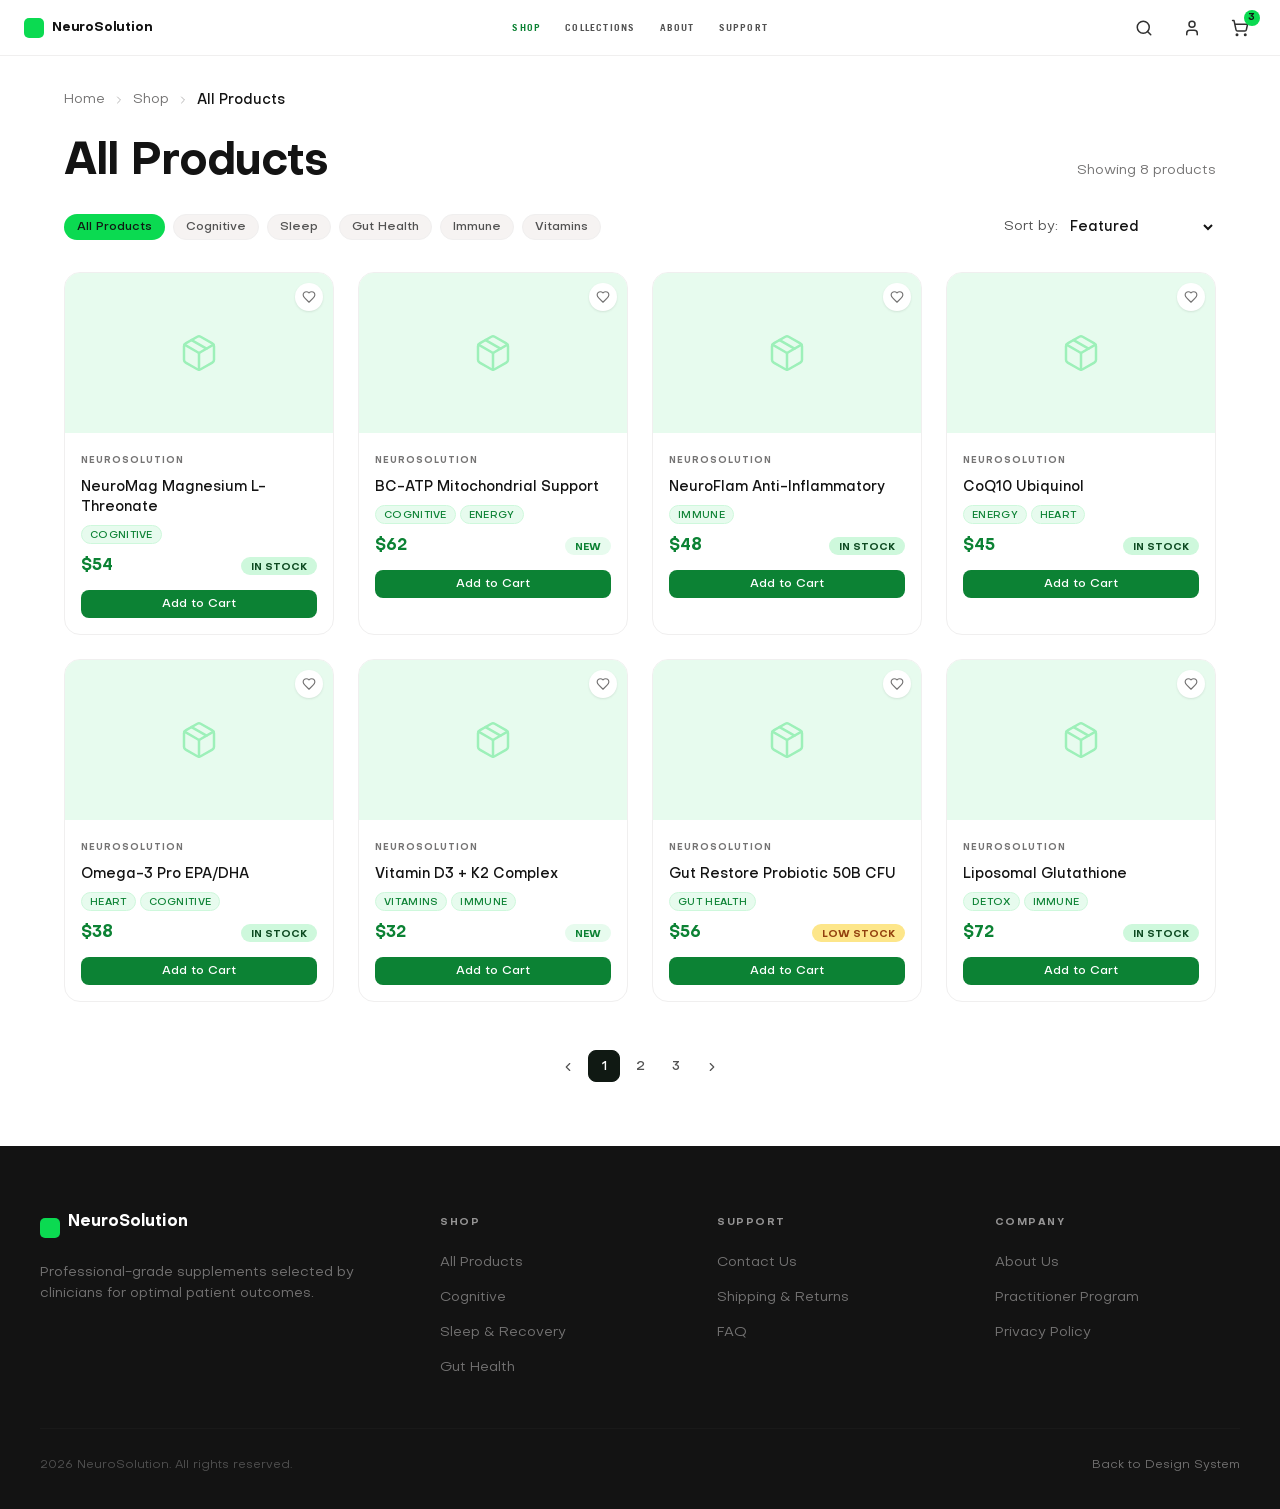
<file: pages/product-listing.html>
<!DOCTYPE html>
<html lang="en">
<head>
  <meta charset="UTF-8">
  <meta name="viewport" content="width=device-width, initial-scale=1.0">
  <title>All Products - NeuroSolution Supplement Store</title>
  <link rel="stylesheet" href="../css/fonts.css">
  <link rel="stylesheet" href="../css/tokens.css">
  <link rel="stylesheet" href="../css/base.css">
  <link rel="stylesheet" href="../css/components.css">
  <link rel="stylesheet" href="../css/layout.css">
  <style>
    .page-top { padding: 32px 0 0; }
    .page-title-row {
      display: flex;
      justify-content: space-between;
      align-items: baseline;
      margin-bottom: 24px;
    }
    .product-count {
      font-size: var(--text-body-sm);
      color: var(--color-gray-500);
    }
    .filter-bar {
      display: flex;
      justify-content: space-between;
      align-items: center;
      margin-bottom: 32px;
      flex-wrap: wrap;
      gap: 12px;
    }
    .filter-chips { display: flex; gap: 8px; flex-wrap: wrap; }
    .sort-control {
      display: flex;
      align-items: center;
      gap: 8px;
      font-size: var(--text-body-sm);
      color: var(--color-gray-600);
    }
    .sort-control select {
      font-family: var(--font-primary);
      font-size: var(--text-body-sm);
      font-weight: 500;
      color: var(--color-gray-900);
      border: none;
      background: transparent;
      cursor: pointer;
    }
    .products-section { padding-bottom: 64px; }
    .pagination-row {
      display: flex;
      justify-content: center;
      margin-top: 48px;
    }

    /* Footer */
    .site-footer {
      background: var(--color-gray-900);
      color: var(--color-white);
      padding: 64px 24px 32px;
    }
    .footer-grid {
      display: grid;
      grid-template-columns: 1.5fr 1fr 1fr 1fr;
      gap: 32px;
      max-width: 1200px;
      margin: 0 auto;
    }
    .footer-logo-text {
      font-family: var(--font-primary);
      font-weight: 700;
      font-size: 16px;
      margin-bottom: 12px;
    }
    .footer-desc {
      font-size: var(--text-body-sm);
      color: var(--color-gray-500);
      line-height: var(--leading-body-sm);
    }
    .footer-heading {
      font-family: var(--font-label);
      font-weight: 700;
      font-size: 10px;
      letter-spacing: 1.5px;
      text-transform: uppercase;
      color: var(--color-gray-400);
      margin-bottom: 16px;
    }
    .footer-links {
      list-style: none;
      display: flex;
      flex-direction: column;
      gap: 10px;
    }
    .footer-link {
      font-size: var(--text-body-sm);
      color: var(--color-gray-500);
      text-decoration: none;
      transition: color var(--duration-fast);
    }
    .footer-link:hover { color: var(--color-green-400); }
    .footer-bottom {
      max-width: 1200px;
      margin: 48px auto 0;
      padding-top: 24px;
      border-top: 1px solid var(--color-gray-800);
      display: flex;
      justify-content: space-between;
      align-items: center;
    }
    .footer-copyright { font-size: var(--text-body-tiny); color: var(--color-gray-600); }
    .back-link { font-size: var(--text-body-tiny); color: var(--color-gray-500); text-decoration: none; }
    .back-link:hover { color: var(--color-green-400); }

    @media (max-width: 900px) {
      .footer-grid { grid-template-columns: repeat(2, 1fr); }
    }
    @media (max-width: 640px) {
      .footer-grid { grid-template-columns: 1fr; }
      .page-title-row { flex-direction: column; gap: 4px; }
      .filter-bar { flex-direction: column; align-items: flex-start; }
    }
  </style>
</head>
<body>

  <!-- NAV -->
  <nav class="nav nav--light">
    <div class="nav-logo">
      <div class="nav-logo-mark"></div>
      <a href="homepage.html" class="nav-logo-text" style="text-decoration:none;">NeuroSolution</a>
    </div>
    <ul class="nav-links">
      <li><a href="product-listing.html" class="nav-link is-active">Shop</a></li>
      <li><a href="#" class="nav-link">Collections</a></li>
      <li><a href="#" class="nav-link">About</a></li>
      <li><a href="#" class="nav-link">Support</a></li>
    </ul>
    <div class="nav-actions">
      <button class="nav-icon" aria-label="Search">
        <svg xmlns="http://www.w3.org/2000/svg" width="18" height="18" viewBox="0 0 24 24" fill="none" stroke="currentColor" stroke-width="2" stroke-linecap="round" stroke-linejoin="round"><circle cx="11" cy="11" r="8"/><path d="m21 21-4.3-4.3"/></svg>
      </button>
      <a href="login.html" class="nav-icon" aria-label="Account">
        <svg xmlns="http://www.w3.org/2000/svg" width="18" height="18" viewBox="0 0 24 24" fill="none" stroke="currentColor" stroke-width="2" stroke-linecap="round" stroke-linejoin="round"><path d="M19 21v-2a4 4 0 0 0-4-4H9a4 4 0 0 0-4 4v2"/><circle cx="12" cy="7" r="4"/></svg>
      </a>
      <a href="cart.html" class="nav-icon" aria-label="Cart">
        <svg xmlns="http://www.w3.org/2000/svg" width="18" height="18" viewBox="0 0 24 24" fill="none" stroke="currentColor" stroke-width="2" stroke-linecap="round" stroke-linejoin="round"><circle cx="8" cy="21" r="1"/><circle cx="19" cy="21" r="1"/><path d="M2.05 2.05h2l2.66 12.42a2 2 0 0 0 2 1.58h9.78a2 2 0 0 0 1.95-1.57l1.65-7.43H5.12"/></svg>
        <span class="nav-cart-count">3</span>
      </a>
      <button class="nav-hamburger" aria-label="Menu" onclick="document.getElementById('mobile-menu').classList.add('is-open')">
        <svg xmlns="http://www.w3.org/2000/svg" width="22" height="22" viewBox="0 0 24 24" fill="none" stroke="currentColor" stroke-width="2" stroke-linecap="round" stroke-linejoin="round"><line x1="4" x2="20" y1="12" y2="12"/><line x1="4" x2="20" y1="6" y2="6"/><line x1="4" x2="20" y1="18" y2="18"/></svg>
      </button>
    </div>
  </nav>

  <main class="container">
    <!-- Breadcrumbs -->
    <div class="page-top">
      <nav class="breadcrumbs" style="margin-bottom: 24px;">
        <a href="homepage.html" class="breadcrumb-link">Home</a>
        <span class="breadcrumb-sep">
          <svg xmlns="http://www.w3.org/2000/svg" width="12" height="12" viewBox="0 0 24 24" fill="none" stroke="currentColor" stroke-width="2" stroke-linecap="round" stroke-linejoin="round"><path d="m9 18 6-6-6-6"/></svg>
        </span>
        <a href="product-listing.html" class="breadcrumb-link">Shop</a>
        <span class="breadcrumb-sep">
          <svg xmlns="http://www.w3.org/2000/svg" width="12" height="12" viewBox="0 0 24 24" fill="none" stroke="currentColor" stroke-width="2" stroke-linecap="round" stroke-linejoin="round"><path d="m9 18 6-6-6-6"/></svg>
        </span>
        <span class="breadcrumb-current">All Products</span>
      </nav>

      <div class="page-title-row">
        <h1 class="h2">All Products</h1>
        <span class="product-count">Showing 8 products</span>
      </div>
    </div>

    <!-- Filter Bar -->
    <div class="filter-bar">
      <div class="filter-chips">
        <button class="chip is-active">All Products</button>
        <button class="chip">Cognitive</button>
        <button class="chip">Sleep</button>
        <button class="chip">Gut Health</button>
        <button class="chip">Immune</button>
        <button class="chip">Vitamins</button>
      </div>
      <div class="sort-control">
        <span>Sort by:</span>
        <select aria-label="Sort products">
          <option>Featured</option>
          <option>Price: Low to High</option>
          <option>Price: High to Low</option>
          <option>Newest</option>
          <option>Bestselling</option>
        </select>
      </div>
    </div>

    <!-- Product Grid -->
    <section class="products-section">
      <div class="grid grid-4">
        <!-- Product 1 -->
        <div class="card">
          <div class="card-image">
            <svg xmlns="http://www.w3.org/2000/svg" width="40" height="40" viewBox="0 0 24 24" fill="none" stroke="currentColor" stroke-width="1.5" stroke-linecap="round" stroke-linejoin="round"><path d="M16.5 9.4 7.55 4.24"/><path d="M21 16V8a2 2 0 0 0-1-1.73l-7-4a2 2 0 0 0-2 0l-7 4A2 2 0 0 0 3 8v8a2 2 0 0 0 1 1.73l7 4a2 2 0 0 0 2 0l7-4A2 2 0 0 0 21 16z"/><polyline points="3.29 7 12 12 20.71 7"/><line x1="12" x2="12" y1="22" y2="12"/></svg>
            <button class="card-wishlist" aria-label="Add to wishlist"><svg xmlns="http://www.w3.org/2000/svg" width="14" height="14" viewBox="0 0 24 24" fill="none" stroke="currentColor" stroke-width="2" stroke-linecap="round" stroke-linejoin="round"><path d="M19 14c1.49-1.46 3-3.21 3-5.5A5.5 5.5 0 0 0 16.5 3c-1.76 0-3 .5-4.5 2-1.5-1.5-2.74-2-4.5-2A5.5 5.5 0 0 0 2 8.5c0 2.3 1.5 4.05 3 5.5l7 7Z"/></svg></button>
          </div>
          <div class="card-body">
            <div class="card-brand">NeuroSolution</div>
            <a href="product-detail.html" class="card-title" style="display:block;text-decoration:none;">NeuroMag Magnesium L-Threonate</a>
            <div class="card-tags"><span class="tag">Cognitive</span></div>
            <div class="flex justify-between items-center">
              <span class="card-price">$54</span>
              <span class="badge badge--success">In Stock</span>
            </div>
            <div class="card-actions"><button class="btn btn--primary btn--sm" style="flex:1;">Add to Cart</button></div>
          </div>
        </div>
        <!-- Product 2 -->
        <div class="card">
          <div class="card-image">
            <svg xmlns="http://www.w3.org/2000/svg" width="40" height="40" viewBox="0 0 24 24" fill="none" stroke="currentColor" stroke-width="1.5" stroke-linecap="round" stroke-linejoin="round"><path d="M16.5 9.4 7.55 4.24"/><path d="M21 16V8a2 2 0 0 0-1-1.73l-7-4a2 2 0 0 0-2 0l-7 4A2 2 0 0 0 3 8v8a2 2 0 0 0 1 1.73l7 4a2 2 0 0 0 2 0l7-4A2 2 0 0 0 21 16z"/><polyline points="3.29 7 12 12 20.71 7"/><line x1="12" x2="12" y1="22" y2="12"/></svg>
            <button class="card-wishlist" aria-label="Add to wishlist"><svg xmlns="http://www.w3.org/2000/svg" width="14" height="14" viewBox="0 0 24 24" fill="none" stroke="currentColor" stroke-width="2" stroke-linecap="round" stroke-linejoin="round"><path d="M19 14c1.49-1.46 3-3.21 3-5.5A5.5 5.5 0 0 0 16.5 3c-1.76 0-3 .5-4.5 2-1.5-1.5-2.74-2-4.5-2A5.5 5.5 0 0 0 2 8.5c0 2.3 1.5 4.05 3 5.5l7 7Z"/></svg></button>
          </div>
          <div class="card-body">
            <div class="card-brand">NeuroSolution</div>
            <div class="card-title">BC-ATP Mitochondrial Support</div>
            <div class="card-tags"><span class="tag">Cognitive</span><span class="tag">Energy</span></div>
            <div class="flex justify-between items-center">
              <span class="card-price">$62</span>
              <span class="badge badge--new">New</span>
            </div>
            <div class="card-actions"><button class="btn btn--primary btn--sm" style="flex:1;">Add to Cart</button></div>
          </div>
        </div>
        <!-- Product 3 -->
        <div class="card">
          <div class="card-image">
            <svg xmlns="http://www.w3.org/2000/svg" width="40" height="40" viewBox="0 0 24 24" fill="none" stroke="currentColor" stroke-width="1.5" stroke-linecap="round" stroke-linejoin="round"><path d="M16.5 9.4 7.55 4.24"/><path d="M21 16V8a2 2 0 0 0-1-1.73l-7-4a2 2 0 0 0-2 0l-7 4A2 2 0 0 0 3 8v8a2 2 0 0 0 1 1.73l7 4a2 2 0 0 0 2 0l7-4A2 2 0 0 0 21 16z"/><polyline points="3.29 7 12 12 20.71 7"/><line x1="12" x2="12" y1="22" y2="12"/></svg>
            <button class="card-wishlist" aria-label="Add to wishlist"><svg xmlns="http://www.w3.org/2000/svg" width="14" height="14" viewBox="0 0 24 24" fill="none" stroke="currentColor" stroke-width="2" stroke-linecap="round" stroke-linejoin="round"><path d="M19 14c1.49-1.46 3-3.21 3-5.5A5.5 5.5 0 0 0 16.5 3c-1.76 0-3 .5-4.5 2-1.5-1.5-2.74-2-4.5-2A5.5 5.5 0 0 0 2 8.5c0 2.3 1.5 4.05 3 5.5l7 7Z"/></svg></button>
          </div>
          <div class="card-body">
            <div class="card-brand">NeuroSolution</div>
            <div class="card-title">NeuroFlam Anti-Inflammatory</div>
            <div class="card-tags"><span class="tag">Immune</span></div>
            <div class="flex justify-between items-center">
              <span class="card-price">$48</span>
              <span class="badge badge--success">In Stock</span>
            </div>
            <div class="card-actions"><button class="btn btn--primary btn--sm" style="flex:1;">Add to Cart</button></div>
          </div>
        </div>
        <!-- Product 4 -->
        <div class="card">
          <div class="card-image">
            <svg xmlns="http://www.w3.org/2000/svg" width="40" height="40" viewBox="0 0 24 24" fill="none" stroke="currentColor" stroke-width="1.5" stroke-linecap="round" stroke-linejoin="round"><path d="M16.5 9.4 7.55 4.24"/><path d="M21 16V8a2 2 0 0 0-1-1.73l-7-4a2 2 0 0 0-2 0l-7 4A2 2 0 0 0 3 8v8a2 2 0 0 0 1 1.73l7 4a2 2 0 0 0 2 0l7-4A2 2 0 0 0 21 16z"/><polyline points="3.29 7 12 12 20.71 7"/><line x1="12" x2="12" y1="22" y2="12"/></svg>
            <button class="card-wishlist" aria-label="Add to wishlist"><svg xmlns="http://www.w3.org/2000/svg" width="14" height="14" viewBox="0 0 24 24" fill="none" stroke="currentColor" stroke-width="2" stroke-linecap="round" stroke-linejoin="round"><path d="M19 14c1.49-1.46 3-3.21 3-5.5A5.5 5.5 0 0 0 16.5 3c-1.76 0-3 .5-4.5 2-1.5-1.5-2.74-2-4.5-2A5.5 5.5 0 0 0 2 8.5c0 2.3 1.5 4.05 3 5.5l7 7Z"/></svg></button>
          </div>
          <div class="card-body">
            <div class="card-brand">NeuroSolution</div>
            <div class="card-title">CoQ10 Ubiquinol</div>
            <div class="card-tags"><span class="tag">Energy</span><span class="tag">Heart</span></div>
            <div class="flex justify-between items-center">
              <span class="card-price">$45</span>
              <span class="badge badge--success">In Stock</span>
            </div>
            <div class="card-actions"><button class="btn btn--primary btn--sm" style="flex:1;">Add to Cart</button></div>
          </div>
        </div>
        <!-- Product 5 -->
        <div class="card">
          <div class="card-image">
            <svg xmlns="http://www.w3.org/2000/svg" width="40" height="40" viewBox="0 0 24 24" fill="none" stroke="currentColor" stroke-width="1.5" stroke-linecap="round" stroke-linejoin="round"><path d="M16.5 9.4 7.55 4.24"/><path d="M21 16V8a2 2 0 0 0-1-1.73l-7-4a2 2 0 0 0-2 0l-7 4A2 2 0 0 0 3 8v8a2 2 0 0 0 1 1.73l7 4a2 2 0 0 0 2 0l7-4A2 2 0 0 0 21 16z"/><polyline points="3.29 7 12 12 20.71 7"/><line x1="12" x2="12" y1="22" y2="12"/></svg>
            <button class="card-wishlist" aria-label="Add to wishlist"><svg xmlns="http://www.w3.org/2000/svg" width="14" height="14" viewBox="0 0 24 24" fill="none" stroke="currentColor" stroke-width="2" stroke-linecap="round" stroke-linejoin="round"><path d="M19 14c1.49-1.46 3-3.21 3-5.5A5.5 5.5 0 0 0 16.5 3c-1.76 0-3 .5-4.5 2-1.5-1.5-2.74-2-4.5-2A5.5 5.5 0 0 0 2 8.5c0 2.3 1.5 4.05 3 5.5l7 7Z"/></svg></button>
          </div>
          <div class="card-body">
            <div class="card-brand">NeuroSolution</div>
            <div class="card-title">Omega-3 Pro EPA/DHA</div>
            <div class="card-tags"><span class="tag">Heart</span><span class="tag">Cognitive</span></div>
            <div class="flex justify-between items-center">
              <span class="card-price">$38</span>
              <span class="badge badge--success">In Stock</span>
            </div>
            <div class="card-actions"><button class="btn btn--primary btn--sm" style="flex:1;">Add to Cart</button></div>
          </div>
        </div>
        <!-- Product 6 -->
        <div class="card">
          <div class="card-image">
            <svg xmlns="http://www.w3.org/2000/svg" width="40" height="40" viewBox="0 0 24 24" fill="none" stroke="currentColor" stroke-width="1.5" stroke-linecap="round" stroke-linejoin="round"><path d="M16.5 9.4 7.55 4.24"/><path d="M21 16V8a2 2 0 0 0-1-1.73l-7-4a2 2 0 0 0-2 0l-7 4A2 2 0 0 0 3 8v8a2 2 0 0 0 1 1.73l7 4a2 2 0 0 0 2 0l7-4A2 2 0 0 0 21 16z"/><polyline points="3.29 7 12 12 20.71 7"/><line x1="12" x2="12" y1="22" y2="12"/></svg>
            <button class="card-wishlist" aria-label="Add to wishlist"><svg xmlns="http://www.w3.org/2000/svg" width="14" height="14" viewBox="0 0 24 24" fill="none" stroke="currentColor" stroke-width="2" stroke-linecap="round" stroke-linejoin="round"><path d="M19 14c1.49-1.46 3-3.21 3-5.5A5.5 5.5 0 0 0 16.5 3c-1.76 0-3 .5-4.5 2-1.5-1.5-2.74-2-4.5-2A5.5 5.5 0 0 0 2 8.5c0 2.3 1.5 4.05 3 5.5l7 7Z"/></svg></button>
          </div>
          <div class="card-body">
            <div class="card-brand">NeuroSolution</div>
            <div class="card-title">Vitamin D3 + K2 Complex</div>
            <div class="card-tags"><span class="tag">Vitamins</span><span class="tag">Immune</span></div>
            <div class="flex justify-between items-center">
              <span class="card-price">$32</span>
              <span class="badge badge--new">New</span>
            </div>
            <div class="card-actions"><button class="btn btn--primary btn--sm" style="flex:1;">Add to Cart</button></div>
          </div>
        </div>
        <!-- Product 7 -->
        <div class="card">
          <div class="card-image">
            <svg xmlns="http://www.w3.org/2000/svg" width="40" height="40" viewBox="0 0 24 24" fill="none" stroke="currentColor" stroke-width="1.5" stroke-linecap="round" stroke-linejoin="round"><path d="M16.5 9.4 7.55 4.24"/><path d="M21 16V8a2 2 0 0 0-1-1.73l-7-4a2 2 0 0 0-2 0l-7 4A2 2 0 0 0 3 8v8a2 2 0 0 0 1 1.73l7 4a2 2 0 0 0 2 0l7-4A2 2 0 0 0 21 16z"/><polyline points="3.29 7 12 12 20.71 7"/><line x1="12" x2="12" y1="22" y2="12"/></svg>
            <button class="card-wishlist" aria-label="Add to wishlist"><svg xmlns="http://www.w3.org/2000/svg" width="14" height="14" viewBox="0 0 24 24" fill="none" stroke="currentColor" stroke-width="2" stroke-linecap="round" stroke-linejoin="round"><path d="M19 14c1.49-1.46 3-3.21 3-5.5A5.5 5.5 0 0 0 16.5 3c-1.76 0-3 .5-4.5 2-1.5-1.5-2.74-2-4.5-2A5.5 5.5 0 0 0 2 8.5c0 2.3 1.5 4.05 3 5.5l7 7Z"/></svg></button>
          </div>
          <div class="card-body">
            <div class="card-brand">NeuroSolution</div>
            <div class="card-title">Gut Restore Probiotic 50B CFU</div>
            <div class="card-tags"><span class="tag">Gut Health</span></div>
            <div class="flex justify-between items-center">
              <span class="card-price">$56</span>
              <span class="badge badge--warning">Low Stock</span>
            </div>
            <div class="card-actions"><button class="btn btn--primary btn--sm" style="flex:1;">Add to Cart</button></div>
          </div>
        </div>
        <!-- Product 8 -->
        <div class="card">
          <div class="card-image">
            <svg xmlns="http://www.w3.org/2000/svg" width="40" height="40" viewBox="0 0 24 24" fill="none" stroke="currentColor" stroke-width="1.5" stroke-linecap="round" stroke-linejoin="round"><path d="M16.5 9.4 7.55 4.24"/><path d="M21 16V8a2 2 0 0 0-1-1.73l-7-4a2 2 0 0 0-2 0l-7 4A2 2 0 0 0 3 8v8a2 2 0 0 0 1 1.73l7 4a2 2 0 0 0 2 0l7-4A2 2 0 0 0 21 16z"/><polyline points="3.29 7 12 12 20.71 7"/><line x1="12" x2="12" y1="22" y2="12"/></svg>
            <button class="card-wishlist" aria-label="Add to wishlist"><svg xmlns="http://www.w3.org/2000/svg" width="14" height="14" viewBox="0 0 24 24" fill="none" stroke="currentColor" stroke-width="2" stroke-linecap="round" stroke-linejoin="round"><path d="M19 14c1.49-1.46 3-3.21 3-5.5A5.5 5.5 0 0 0 16.5 3c-1.76 0-3 .5-4.5 2-1.5-1.5-2.74-2-4.5-2A5.5 5.5 0 0 0 2 8.5c0 2.3 1.5 4.05 3 5.5l7 7Z"/></svg></button>
          </div>
          <div class="card-body">
            <div class="card-brand">NeuroSolution</div>
            <div class="card-title">Liposomal Glutathione</div>
            <div class="card-tags"><span class="tag">Detox</span><span class="tag">Immune</span></div>
            <div class="flex justify-between items-center">
              <span class="card-price">$72</span>
              <span class="badge badge--success">In Stock</span>
            </div>
            <div class="card-actions"><button class="btn btn--primary btn--sm" style="flex:1;">Add to Cart</button></div>
          </div>
        </div>
      </div>

      <!-- Pagination -->
      <div class="pagination-row">
        <nav class="pagination">
          <button class="pagination-btn" aria-label="Previous page">
            <svg xmlns="http://www.w3.org/2000/svg" width="14" height="14" viewBox="0 0 24 24" fill="none" stroke="currentColor" stroke-width="2" stroke-linecap="round" stroke-linejoin="round"><path d="m15 18-6-6 6-6"/></svg>
          </button>
          <button class="pagination-btn is-active">1</button>
          <button class="pagination-btn">2</button>
          <button class="pagination-btn">3</button>
          <button class="pagination-btn" aria-label="Next page">
            <svg xmlns="http://www.w3.org/2000/svg" width="14" height="14" viewBox="0 0 24 24" fill="none" stroke="currentColor" stroke-width="2" stroke-linecap="round" stroke-linejoin="round"><path d="m9 18 6-6-6-6"/></svg>
          </button>
        </nav>
      </div>
    </section>
  </main>

  <!-- FOOTER -->
  <footer class="site-footer">
    <div class="footer-grid">
      <div>
        <div class="flex items-center gap-2" style="margin-bottom: 16px;">
          <div style="width:20px;height:20px;border-radius:5px;background:var(--color-green-500);flex-shrink:0;"></div>
          <span class="footer-logo-text">NeuroSolution</span>
        </div>
        <p class="footer-desc">Professional-grade supplements selected by clinicians for optimal patient outcomes.</p>
      </div>
      <div>
        <h4 class="footer-heading">Shop</h4>
        <ul class="footer-links">
          <li><a href="#" class="footer-link">All Products</a></li>
          <li><a href="#" class="footer-link">Cognitive</a></li>
          <li><a href="#" class="footer-link">Sleep &amp; Recovery</a></li>
          <li><a href="#" class="footer-link">Gut Health</a></li>
        </ul>
      </div>
      <div>
        <h4 class="footer-heading">Support</h4>
        <ul class="footer-links">
          <li><a href="#" class="footer-link">Contact Us</a></li>
          <li><a href="#" class="footer-link">Shipping &amp; Returns</a></li>
          <li><a href="#" class="footer-link">FAQ</a></li>
        </ul>
      </div>
      <div>
        <h4 class="footer-heading">Company</h4>
        <ul class="footer-links">
          <li><a href="#" class="footer-link">About Us</a></li>
          <li><a href="#" class="footer-link">Practitioner Program</a></li>
          <li><a href="#" class="footer-link">Privacy Policy</a></li>
        </ul>
      </div>
    </div>
    <div class="footer-bottom">
      <span class="footer-copyright">2026 NeuroSolution. All rights reserved.</span>
      <a href="../index.html" class="back-link">Back to Design System</a>
    </div>
  </footer>

  <!-- Mobile Menu -->
  <div class="mobile-menu" id="mobile-menu">
    <div class="mobile-menu-backdrop" onclick="this.parentElement.classList.remove('is-open')"></div>
    <div class="mobile-menu-panel">
      <div class="mobile-menu-header">
        <span>NeuroSolution</span>
        <button class="mobile-menu-close" aria-label="Close menu" onclick="document.getElementById('mobile-menu').classList.remove('is-open')">
          <svg xmlns="http://www.w3.org/2000/svg" width="20" height="20" viewBox="0 0 24 24" fill="none" stroke="currentColor" stroke-width="2" stroke-linecap="round" stroke-linejoin="round"><path d="M18 6 6 18"/><path d="m6 6 12 12"/></svg>
        </button>
      </div>
      <div class="mobile-menu-section">Shop</div>
      <ul class="mobile-menu-nav">
        <li><a href="homepage.html">Home</a></li>
        <li><a href="product-listing.html">All Products</a></li>
        <li><a href="product-detail.html">Product Detail</a></li>
      </ul>
      <div class="mobile-menu-section">Account</div>
      <ul class="mobile-menu-nav">
        <li><a href="cart.html">Cart</a></li>
        <li><a href="checkout.html">Checkout</a></li>
        <li><a href="login.html">Login</a></li>
        <li><a href="account.html">My Account</a></li>
        <li><a href="order-confirmation.html">Order Confirmation</a></li>
      </ul>
      <div class="mobile-menu-section">Design System</div>
      <ul class="mobile-menu-nav">
        <li><a href="../index.html">Component Playground</a></li>
      </ul>
    </div>
  </div>

</body>
</html>
</file>
<file: css/fonts.css>
/* ══════════════════════════════════════════════════════════════ */
/* FONTS — NeuroSolution Supplement Store                        */
/* @font-face declarations for Objective and Trade Gothic LT.   */
/* Load this file before tokens.css in all HTML pages.          */
/* ══════════════════════════════════════════════════════════════ */

/* Objective */
@font-face { font-family: 'Objective'; font-weight: 300; font-style: normal;  src: url('../assets/fonts/objective-300.woff2') format('woff2'); font-display: swap; }
@font-face { font-family: 'Objective'; font-weight: 300; font-style: italic;  src: url('../assets/fonts/objective-300-italic.woff2') format('woff2'); font-display: swap; }
@font-face { font-family: 'Objective'; font-weight: 400; font-style: normal;  src: url('../assets/fonts/objective-400.woff2') format('woff2'); font-display: swap; }
@font-face { font-family: 'Objective'; font-weight: 400; font-style: italic;  src: url('../assets/fonts/objective-400-italic.woff2') format('woff2'); font-display: swap; }
@font-face { font-family: 'Objective'; font-weight: 500; font-style: normal;  src: url('../assets/fonts/objective-500.woff2') format('woff2'); font-display: swap; }
@font-face { font-family: 'Objective'; font-weight: 500; font-style: italic;  src: url('../assets/fonts/objective-500-italic.woff2') format('woff2'); font-display: swap; }
@font-face { font-family: 'Objective'; font-weight: 700; font-style: normal;  src: url('../assets/fonts/objective-700.woff2') format('woff2'); font-display: swap; }
@font-face { font-family: 'Objective'; font-weight: 700; font-style: italic;  src: url('../assets/fonts/objective-700-italic.woff2') format('woff2'); font-display: swap; }
@font-face { font-family: 'Objective'; font-weight: 800; font-style: normal;  src: url('../assets/fonts/objective-800.woff2') format('woff2'); font-display: swap; }
@font-face { font-family: 'Objective'; font-weight: 800; font-style: italic;  src: url('../assets/fonts/objective-800-italic.woff2') format('woff2'); font-display: swap; }

/* Trade Gothic LT */
@font-face { font-family: 'Trade Gothic LT'; font-weight: 400; font-style: normal;  src: url('../assets/fonts/trade-gothic-lt-400.woff2') format('woff2'); font-display: swap; }
@font-face { font-family: 'Trade Gothic LT'; font-weight: 400; font-style: italic;  src: url('../assets/fonts/trade-gothic-lt-400-italic.woff2') format('woff2'); font-display: swap; }
@font-face { font-family: 'Trade Gothic LT'; font-weight: 700; font-style: normal;  src: url('../assets/fonts/trade-gothic-lt-700.woff2') format('woff2'); font-display: swap; }
@font-face { font-family: 'Trade Gothic LT'; font-weight: 700; font-style: italic;  src: url('../assets/fonts/trade-gothic-lt-700-italic.woff2') format('woff2'); font-display: swap; }
</file>
<file: css/tokens.css>
/* ══════════════════════════════════════════════════════════════ */
/* DESIGN TOKENS — NeuroSolution Supplement Store                */
/* Source of truth for all color, typography, spacing, and       */
/* elevation values. Import this file first in every HTML page.  */
/* ══════════════════════════════════════════════════════════════ */

/* ─────────────────────────────── */
/* FONTS                           */
/* ─────────────────────────────── */

:root {
  /* ─────────────────────────────── */
  /* FONT STACKS                     */
  /* ─────────────────────────────── */
  --font-primary: 'Objective', 'Gill Sans', Arial, sans-serif;
  --font-secondary:
    'Trade Gothic LT', 'Gill Sans', 'Trebuchet MS', Arial, sans-serif;

  /* ─────────────────────────────── */
  /* BRAND COLORS — Green Scale      */
  /* ─────────────────────────────── */
  --color-green-900: #101913;
  --color-green-800: #0d4a21;
  --color-green-700: #0c8234;
  --color-green-600: #0cb144;
  --color-green-500: #0bda51;
  --color-green-400: #3ce174;
  --color-green-300: #6de997;
  --color-green-200: #9df0b9;
  --color-green-100: #cef8dc;
  --color-green-50: #e7fbee;

  /* ─────────────────────────────── */
  /* BRAND COLORS — Gray Scale       */
  /* ─────────────────────────────── */
  --color-gray-900: #131313;
  --color-gray-800: #191919;
  --color-gray-700: #303030;
  --color-gray-600: #525252;
  --color-gray-500: #747373;
  --color-gray-400: #969595;
  --color-gray-300: #b8b7b7;
  --color-gray-200: #d9d8d8;
  --color-gray-100: #f0efef;
  --color-gray-50: #f9f9f9;

  /* ─────────────────────────────── */
  /* BRAND COLORS — Named            */
  /* ─────────────────────────────── */
  --color-white: #ffffff;
  --color-black: var(--color-gray-900);
  --color-malachite: var(--color-green-500);
  --color-platinum: var(--color-gray-100);

  /* ─────────────────────────────── */
  /* BRAND SEMANTIC ALIASES          */
  /* ─────────────────────────────── */
  --color-primary: var(--color-green-700);
  --color-primary-container: var(--color-green-500);
  --color-on-primary: var(--color-white);
  --color-on-primary-container: var(--color-green-900);

  /* ─────────────────────────────── */
  /* SYSTEM COLORS — Success         */
  /* References brand green scale    */
  /* ─────────────────────────────── */
  --sys-success-50: var(--color-green-50);
  --sys-success-100: var(--color-green-100);
  --sys-success-200: var(--color-green-200);
  --sys-success-400: var(--color-green-400);
  --sys-success-500: var(--color-green-500);
  --sys-success-700: var(--color-green-700);
  --sys-success-800: var(--color-green-800);
  --sys-success-900: var(--color-green-900);
  --sys-success-bg: var(--color-green-50);
  --sys-success-border: var(--color-green-100);
  --sys-success-text: var(--color-green-900);
  --sys-success-icon: var(--color-green-700);
  --sys-success-bg-dark: rgba(11, 218, 81, 0.08);
  --sys-success-border-dark: rgba(11, 218, 81, 0.15);
  --sys-success-text-dark: var(--color-green-200);
  --sys-success-icon-dark: var(--color-green-400);

  /* ─────────────────────────────── */
  /* SYSTEM COLORS — Info (Blue)     */
  /* ─────────────────────────────── */
  --sys-info-50: #eff6ff;
  --sys-info-100: #dbeafe;
  --sys-info-200: #bfdbfe;
  --sys-info-300: #93c5fd;
  --sys-info-400: #60a5fa;
  --sys-info-500: #3b82f6;
  --sys-info-600: #2563eb;
  --sys-info-700: #1d4ed8;
  --sys-info-800: #1e3a5f;
  --sys-info-900: #1e3a8a;
  --sys-info-bg: #eff6ff;
  --sys-info-border: #bfdbfe;
  --sys-info-text: #1e3a5f;
  --sys-info-icon: #2563eb;
  --sys-info-bg-dark: rgba(37, 99, 235, 0.08);
  --sys-info-border-dark: rgba(37, 99, 235, 0.15);
  --sys-info-text-dark: #93c5fd;
  --sys-info-icon-dark: #60a5fa;

  /* ─────────────────────────────── */
  /* SYSTEM COLORS — Warning (Amber) */
  /* ─────────────────────────────── */
  --sys-warning-50: #fffbeb;
  --sys-warning-100: #fef3c7;
  --sys-warning-200: #fde68a;
  --sys-warning-300: #fcd34d;
  --sys-warning-400: #fbbf24;
  --sys-warning-500: #f59e0b;
  --sys-warning-600: #d97706;
  --sys-warning-700: #b45309;
  --sys-warning-800: #92400e;
  --sys-warning-900: #78350f;
  --sys-warning-bg: #fffbeb;
  --sys-warning-border: #fde68a;
  --sys-warning-text: #78350f;
  --sys-warning-icon: #d97706;
  --sys-warning-bg-dark: rgba(217, 119, 6, 0.08);
  --sys-warning-border-dark: rgba(217, 119, 6, 0.15);
  --sys-warning-text-dark: #fde68a;
  --sys-warning-icon-dark: #fbbf24;

  /* ─────────────────────────────── */
  /* SYSTEM COLORS — Error (Red)     */
  /* ─────────────────────────────── */
  --sys-error-50: #fef2f2;
  --sys-error-100: #fee2e2;
  --sys-error-200: #fecaca;
  --sys-error-300: #fca5a5;
  --sys-error-400: #f87171;
  --sys-error-500: #ef4444;
  --sys-error-600: #dc2626;
  --sys-error-700: #b91c1c;
  --sys-error-800: #991b1b;
  --sys-error-900: #7f1d1d;
  --sys-error-bg: #ffdad6;
  --sys-error-border: #fca5a5;
  --sys-error-text: #7f1d1d;
  --sys-error-icon: #ba1a1a;
  --sys-error-bg-dark: rgba(186, 26, 26, 0.12);
  --sys-error-border-dark: rgba(248, 113, 113, 0.2);
  --sys-error-text-dark: #fca5a5;
  --sys-error-icon-dark: #f87171;

  /* Legacy alias */
  --color-error: #ba1a1a;
  --color-error-container: #ffdad6;
  --color-on-error-container: #93000a;

  /* ─────────────────────────────── */
  /* SURFACE COLORS                  */
  /* ─────────────────────────────── */
  --surface-bg: #fcf9f8;
  --surface-lowest: #ffffff;
  --surface-low: #f6f3f2;
  --surface-container: #f0edec;
  --surface-high: #ebe7e7;
  --surface-highest: #e5e2e1;
  --surface-inverse: #313030;
  --surface-on: var(--color-gray-900);
  --surface-on-variant: var(--color-gray-600);
  --surface-outline: var(--color-gray-300);
  --surface-outline-variant: var(--color-gray-100);

  /* ─────────────────────────────── */
  /* TYPOGRAPHY SCALE                */
  /* ─────────────────────────────── */
  --text-h1: 60px;
  --text-h1-mob: 40px;
  --text-h2: 44px;
  --text-h2-mob: 32px;
  --text-h3: 24px;
  --text-h4: 18px;
  --text-h5: 16px;
  --text-eyebrow: 14px;
  --text-body-lg: 18px;
  --text-body-reg: 16px;
  --text-body-sm: 14px;
  --text-body-tiny: 12px;

  --leading-h1: 68px;
  --leading-h1-mob: 48px;
  --leading-h2: 54px;
  --leading-h2-mob: 40px;
  --leading-h3: 32px;
  --leading-h4: 24px;
  --leading-h5: 24px;
  --leading-eyebrow: 14px;
  --leading-body-lg: 28px;
  --leading-body-reg: 24px;
  --leading-body-sm: 21px;
  --leading-body-tiny: 18px;

  --tracking-h1: -1px;
  --tracking-h2: -1px;
  --tracking-h2-mob: -0.5px;
  --tracking-eyebrow: 1px;

  /* ─────────────────────────────── */
  /* BORDER RADIUS                   */
  /* ─────────────────────────────── */
  --rounded-sm: 4px;
  --rounded: 8px;
  --rounded-md: 12px;
  --rounded-lg: 16px;
  --rounded-xl: 24px;
  --rounded-full: 9999px;

  /* ─────────────────────────────── */
  /* SPACING SCALE                   */
  /* ─────────────────────────────── */
  --space-1: 4px;
  --space-2: 8px;
  --space-3: 12px;
  --space-4: 16px;
  --space-5: 20px;
  --space-6: 24px;
  --space-8: 32px;
  --space-10: 40px;
  --space-12: 48px;
  --space-16: 64px;
  --space-20: 80px;
  --space-24: 96px;

  /* ─────────────────────────────── */
  /* ELEVATION / SHADOWS             */
  /* ─────────────────────────────── */
  --shadow-xs: 0 1px 2px rgba(0, 0, 0, 0.04);
  --shadow-sm: 0 1px 3px rgba(0, 0, 0, 0.06), 0 1px 2px rgba(0, 0, 0, 0.04);
  --shadow-md: 0 4px 6px rgba(0, 0, 0, 0.05), 0 2px 4px rgba(0, 0, 0, 0.04);
  --shadow-lg: 0 10px 15px rgba(0, 0, 0, 0.06), 0 4px 6px rgba(0, 0, 0, 0.04);
  --shadow-xl: 0 20px 25px rgba(0, 0, 0, 0.08), 0 8px 10px rgba(0, 0, 0, 0.04);
  --shadow-toast: 0 4px 16px rgba(0, 0, 0, 0.14);

  /* ─────────────────────────────── */
  /* TRANSITIONS                     */
  /* ─────────────────────────────── */
  --ease-out: cubic-bezier(0.16, 1, 0.3, 1);
  --ease-in-out: cubic-bezier(0.65, 0, 0.35, 1);
  --duration-fast: 150ms;
  --duration-normal: 250ms;
  --duration-slow: 400ms;

  /* ─────────────────────────────── */
  /* Z-INDEX SCALE                   */
  /* ─────────────────────────────── */
  --z-base: 0;
  --z-dropdown: 10;
  --z-sticky: 20;
  --z-fixed: 30;
  --z-overlay: 40;
  --z-modal: 50;
  --z-toast: 60;
  --z-tooltip: 70;
}
</file>
<file: css/base.css>
/* ══════════════════════════════════════════════════════════════ */
/* BASE — Reset, typography fundamentals, and body defaults      */
/* Requires: tokens.css loaded first                             */
/* ══════════════════════════════════════════════════════════════ */

/* ─────────────────────────────── */
/* RESET                           */
/* ─────────────────────────────── */
*,
*::before,
*::after {
  box-sizing: border-box;
  margin: 0;
  padding: 0;
}

html {
  font-size: 16px;
  scroll-behavior: smooth;
  -webkit-font-smoothing: antialiased;
  -moz-osx-font-smoothing: grayscale;
}

body {
  font-family: var(--font-primary);
  font-weight: 400;
  font-size: var(--text-body-reg);
  line-height: var(--leading-body-reg);
  color: var(--color-gray-900);
  background: var(--color-white);
  min-height: 100vh;
}

img,
svg {
  display: block;
  max-width: 100%;
}
a {
  color: inherit;
  text-decoration: none;
}
button {
  font-family: inherit;
  cursor: pointer;
}
input,
select,
textarea {
  font-family: inherit;
}

/* ─────────────────────────────── */
/* TYPOGRAPHY — Headings           */
/* ─────────────────────────────── */
.h1,
h1 {
  font-family: var(--font-primary);
  font-weight: 700;
  font-size: var(--text-h1);
  line-height: var(--leading-h1);
  letter-spacing: var(--tracking-h1);
  color: var(--color-gray-900);
}

.h2,
h2 {
  font-family: var(--font-primary);
  font-weight: 700;
  font-size: var(--text-h2);
  line-height: var(--leading-h2);
  letter-spacing: var(--tracking-h2);
  color: var(--color-gray-900);
}

.h3,
h3 {
  font-family: var(--font-primary);
  font-weight: 700;
  font-size: var(--text-h3);
  line-height: var(--leading-h3);
  color: var(--color-gray-900);
}

.h4,
h4 {
  font-family: var(--font-primary);
  font-weight: 500;
  font-size: var(--text-h4);
  line-height: var(--leading-h4);
  color: var(--color-gray-900);
}

.h5,
h5 {
  font-family: var(--font-primary);
  font-weight: 500;
  font-size: var(--text-h5);
  line-height: var(--leading-h5);
  color: var(--color-gray-900);
}

/* ─────────────────────────────── */
/* TYPOGRAPHY — Eyebrow / Label    */
/* ─────────────────────────────── */
.eyebrow {
  font-family: var(--font-secondary);
  font-weight: 700;
  font-size: var(--text-eyebrow);
  line-height: var(--leading-eyebrow);
  letter-spacing: var(--tracking-eyebrow);
  text-transform: uppercase;
}

/* ─────────────────────────────── */
/* TYPOGRAPHY — Body               */
/* ─────────────────────────────── */
.text-lg {
  font-size: var(--text-body-lg);
  line-height: var(--leading-body-lg);
  font-weight: 400;
}

.text-reg {
  font-size: var(--text-body-reg);
  line-height: var(--leading-body-reg);
  font-weight: 400;
}

.text-sm {
  font-size: var(--text-body-sm);
  line-height: var(--leading-body-sm);
  font-weight: 400;
}

.text-tiny {
  font-size: var(--text-body-tiny);
  line-height: var(--leading-body-tiny);
  font-weight: 400;
}

/* ─────────────────────────────── */
/* TYPOGRAPHY — Utility            */
/* ─────────────────────────────── */
.font-medium {
  font-weight: 500;
}
.font-bold {
  font-weight: 700;
}
.uppercase {
  text-transform: uppercase;
}
.tracking-wide {
  letter-spacing: 1px;
}

/* ─────────────────────────────── */
/* COLOR — Text utilities          */
/* ─────────────────────────────── */
.text-primary {
  color: var(--color-primary);
}
.text-muted {
  color: var(--color-gray-600);
}
.text-secondary {
  color: var(--color-gray-500);
}
.text-success {
  color: var(--sys-success-700);
}
.text-info {
  color: var(--sys-info-600);
}
.text-warning {
  color: var(--sys-warning-600);
}
.text-error {
  color: var(--sys-error-icon);
}
.text-white {
  color: var(--color-white);
}

/* ─────────────────────────────── */
/* FOCUS                           */
/* ─────────────────────────────── */
:focus-visible {
  outline: 2px solid var(--color-primary);
  outline-offset: 2px;
}

/* ─────────────────────────────── */
/* REDUCED MOTION                  */
/* ─────────────────────────────── */
@media (prefers-reduced-motion: reduce) {
  *,
  *::before,
  *::after {
    animation-duration: 0.01ms !important;
    transition-duration: 0.01ms !important;
  }
  html {
    scroll-behavior: auto;
  }
}

/* ─────────────────────────────── */
/* RESPONSIVE HEADING OVERRIDES    */
/* ─────────────────────────────── */
@media (max-width: 640px) {
  .h1,
  h1 {
    font-size: var(--text-h1-mob);
    line-height: var(--leading-h1-mob);
  }
  .h2,
  h2 {
    font-size: var(--text-h2-mob);
    line-height: var(--leading-h2-mob);
    letter-spacing: var(--tracking-h2-mob);
  }
}
</file>
<file: css/components.css>
/* ══════════════════════════════════════════════════════════════ */
/* COMPONENTS — All UI component styles                          */
/* Requires: tokens.css, base.css loaded first                   */
/* ══════════════════════════════════════════════════════════════ */

/* ─────────────────────────────────────────────────────────────  */
/* BUTTONS                                                       */
/* Architecture: .btn base reads --btn-* vars.                   */
/* Modifier classes set only the vars that differ.               */
/*                                                               */
/* RULES:                                                        */
/*   • Malachite (.btn--brand) on dark/green-900 backgrounds     */
/*   • Primary green-700 (.btn--primary) on light backgrounds    */
/*   • Button text always uses Objective Medium (500)            */
/* ─────────────────────────────────────────────────────────────  */
.btn {
  display: inline-flex;
  align-items: center;
  justify-content: center;
  gap: 8px;
  font-family: var(--font-primary);
  font-weight: 500;
  border: 1.5px solid var(--btn-border, transparent);
  border-radius: var(--rounded);
  background: var(--btn-bg, var(--color-gray-800));
  color: var(--btn-text, var(--color-white));
  cursor: pointer;
  transition:
    background var(--duration-fast),
    color var(--duration-fast),
    border-color var(--duration-fast),
    box-shadow var(--duration-fast),
    transform var(--duration-fast);
  white-space: nowrap;
  text-decoration: none;
  line-height: 1;
}

.btn:hover {
  background: var(--btn-bg-hover, var(--btn-bg));
  color: var(--btn-text-hover, var(--btn-text));
  border-color: var(--btn-border-hover, var(--btn-border, transparent));
}

.btn:active {
  transform: scale(0.97);
}

.btn:focus-visible {
  outline: none;
  box-shadow: 0 0 0 3px var(--color-green-300);
}

.btn:disabled,
.btn[disabled] {
  opacity: 0.38;
  pointer-events: none;
  cursor: not-allowed;
}

.btn svg {
  width: 16px;
  height: 16px;
  flex-shrink: 0;
}

/* Sizes */
.btn--sm {
  font-size: 12px;
  padding: 7px 14px;
}
.btn--md {
  font-size: 14px;
  padding: 10px 20px;
}
.btn--lg {
  font-size: 16px;
  padding: 14px 28px;
  border-radius: var(--rounded-md);
}

/* ── PRIMARY (green-700) — for light backgrounds ── */
.btn--primary {
  --btn-bg: var(--color-green-700);
  --btn-text: var(--color-white);
  --btn-bg-hover: var(--color-green-600);
}

.btn--primary-outline {
  --btn-bg: transparent;
  --btn-text: var(--color-green-900);
  --btn-border: var(--color-green-900);
  --btn-bg-hover: var(--color-green-50);
}

.btn--primary-text {
  --btn-bg: transparent;
  --btn-text: var(--color-green-700);
  --btn-border: transparent;
  --btn-bg-hover: var(--color-green-50);
}

/* ── BRAND / MALACHITE — for dark/green-900 backgrounds ── */
.btn--brand {
  --btn-bg: var(--color-green-500);
  --btn-text: var(--color-green-900);
  --btn-bg-hover: var(--color-green-400);
}

.btn--brand-outline {
  --btn-bg: transparent;
  --btn-text: var(--color-white);
  --btn-border: rgba(255, 255, 255, 0.4);
  --btn-bg-hover: rgba(255, 255, 255, 0.06);
}

.btn--brand-text {
  --btn-bg: transparent;
  --btn-text: var(--color-green-400);
  --btn-border: transparent;
  --btn-bg-hover: rgba(60, 225, 116, 0.06);
}

/* ── DEFAULT — neutral ── */
.btn--default {
  --btn-bg: var(--color-gray-800);
  --btn-text: var(--color-white);
  --btn-bg-hover: var(--color-gray-700);
}

/* ── CANCEL — low emphasis ── */
.btn--cancel {
  --btn-bg: var(--surface-high);
  --btn-text: var(--color-gray-700);
  --btn-border: transparent;
  --btn-bg-hover: var(--surface-highest);
}

/* ── DELETE — destructive ── */
.btn--delete {
  --btn-bg: var(--sys-error-icon);
  --btn-text: var(--color-white);
  --btn-bg-hover: var(--sys-error-700);
}

.btn--delete-outline {
  --btn-bg: transparent;
  --btn-text: var(--sys-error-icon);
  --btn-border: var(--sys-error-icon);
  --btn-bg-hover: var(--sys-error-50);
}

/* ── OUTLINE generic modifier ── */
.btn--outline {
  --btn-bg: transparent;
  --btn-border: var(--color-gray-300);
  --btn-text: var(--color-gray-700);
  --btn-bg-hover: var(--color-gray-50);
}

/* ── TEXT generic modifier ── */
.btn--text {
  --btn-bg: transparent;
  --btn-border: transparent;
  --btn-text: var(--color-gray-700);
  --btn-bg-hover: var(--color-gray-50);
}

/* ── ICON BUTTON ── */
.btn--icon {
  padding: 8px;
  border-radius: var(--rounded);
}
.btn--icon.btn--sm {
  padding: 6px;
}
.btn--icon.btn--lg {
  padding: 12px;
}

/* ─────────────────────────────────────────────────────────────  */
/* BADGES                                                        */
/* ─────────────────────────────────────────────────────────────  */
.badge {
  display: inline-flex;
  align-items: center;
  gap: 4px;
  font-family: var(--font-primary);
  font-weight: 700;
  font-size: 10px;
  text-transform: uppercase;
  padding: 0.5em 1em 0.35em 1em;
  border-radius: var(--rounded-full);
  line-height: 1;
}
.badge svg {
  width: 10px;
  height: 10px;
}

.badge--success {
  background: var(--sys-success-100);
  color: var(--color-green-800);
}
.badge--error {
  background: var(--sys-error-bg);
  color: var(--sys-error-text);
}
.badge--warning {
  background: var(--sys-warning-200);
  color: var(--sys-warning-800);
}
.badge--info {
  background: var(--sys-info-200);
  color: var(--sys-info-800);
}
.badge--neutral {
  background: var(--surface-high);
  color: var(--color-gray-600);
}
.badge--brand {
  background: var(--color-green-900);
  color: var(--color-green-400);
}
.badge--new {
  background: var(--color-green-50);
  color: var(--color-primary);
}

/* ─────────────────────────────────────────────────────────────  */
/* CHIPS                                                         */
/* ─────────────────────────────────────────────────────────────  */
.chip {
  display: inline-flex;
  align-items: center;
  gap: 6px;
  font-family: var(--font-primary);
  font-weight: 500;
  font-size: 12px;
  line-height: 1;
  padding: 0.5em 1em;
  border-radius: var(--rounded-full);
  border: 1px solid var(--surface-outline-variant);
  background: var(--surface-low);
  color: var(--surface-on-variant);
  cursor: pointer;
  transition:
    background var(--duration-fast),
    color var(--duration-fast),
    border-color var(--duration-fast);
  -webkit-border-radius: var(--rounded-full);
  -moz-border-radius: var(--rounded-full);
  -ms-border-radius: var(--rounded-full);
  -o-border-radius: var(--rounded-full);
}

.chip:hover {
  background: var(--color-green-50);
  border-color: var(--color-green-100);
  color: var(--color-green-800);
}

.chip.is-active {
  background: var(--color-green-500);
  border-color: transparent;
  color: var(--color-green-900);
}

.chip svg {
  width: 12px;
  height: 12px;
}

/* ─────────────────────────────────────────────────────────────  */
/* TAGS                                                          */
/* ─────────────────────────────────────────────────────────────  */
.tag {
  display: inline-flex;
  align-items: center;
  gap: 4px;
  font-family: var(--font-primary);
  font-weight: 500;
  font-size: 10px;
  letter-spacing: 0.3px;
  text-transform: uppercase;
  line-height: 1;
  color: var(--color-primary);
  padding: 4px 8px 3px;
  background: var(--color-green-50);
  border: 1px solid var(--color-green-100);
  border-radius: var(--rounded-full);
  -webkit-border-radius: var(--rounded-full);
  -moz-border-radius: var(--rounded-full);
  -ms-border-radius: var(--rounded-full);
  -o-border-radius: var(--rounded-full);
}

/* ─────────────────────────────────────────────────────────────  */
/* INPUTS                                                        */
/* ─────────────────────────────────────────────────────────────  */
.input-group {
  display: flex;
  flex-direction: column;
  gap: 6px;
}

.input-label {
  font-family: var(--font-primary);
  font-weight: 500;
  font-size: var(--text-body-sm);
  color: var(--color-gray-700);
}

.input {
  font-family: var(--font-primary);
  font-size: var(--text-body-reg);
  font-weight: 400;
  padding: 10px 14px;
  border: 1px solid var(--surface-outline);
  border-radius: var(--rounded);
  background: var(--color-white);
  color: var(--color-gray-900);
  transition:
    border-color var(--duration-fast),
    box-shadow var(--duration-fast);
  width: 100%;
}

.input::placeholder {
  color: var(--color-gray-400);
}

.input:focus {
  outline: none;
  border-color: var(--color-primary);
  box-shadow: 0 0 5px 1px var(--color-green-50);
}

.input--error {
  border-color: var(--sys-error-icon);
}
.input--error:focus {
  box-shadow: 0 0 0 3px var(--sys-error-200);
}

.input:disabled {
  background: var(--color-gray-50);
  color: var(--color-gray-400);
  border-color: var(--color-gray-200);
  cursor: not-allowed;
}

.input-helper {
  font-size: 11px;
  color: var(--surface-on-variant);
  line-height: 1.4;
}
.input-helper--error {
  color: var(--sys-error-icon);
}

/* Select */
.select {
  appearance: none;
  background-image: url("data:image/svg+xml,%3Csvg xmlns='http://www.w3.org/2000/svg' width='12' height='12' viewBox='0 0 24 24' fill='none' stroke='%23525252' stroke-width='2' stroke-linecap='round' stroke-linejoin='round'%3E%3Cpath d='m6 9 6 6 6-6'/%3E%3C/svg%3E");
  background-repeat: no-repeat;
  background-position: right 12px center;
  padding-right: 36px;
}

/* Textarea */
.textarea {
  min-height: 100px;
  resize: vertical;
}

/* Checkbox & Radio shared */
.checkbox-group,
.radio-group {
  display: flex;
  align-items: center;
  gap: 8px;
  cursor: pointer;
}

.checkbox-group input[type='checkbox'],
.radio-group input[type='radio'] {
  width: 16px;
  height: 16px;
  accent-color: var(--color-primary);
  cursor: pointer;
}

.checkbox-label,
.radio-label {
  font-size: var(--text-body-sm);
  font-weight: 400;
  color: var(--color-gray-700);
}

/* ─────────────────────────────────────────────────────────────  */
/* CARDS                                                         */
/* ─────────────────────────────────────────────────────────────  */
.card {
  background: var(--surface-lowest);
  border: 1px solid var(--surface-outline-variant);
  border-radius: var(--rounded-lg);
  overflow: hidden;
  transition:
    box-shadow var(--duration-normal),
    transform var(--duration-normal);
}

.card:hover {
  box-shadow: var(--shadow-md);
  transform: translateY(-2px);
}

.card-image {
  width: 100%;
  height: 160px;
  background: var(--color-green-50);
  display: flex;
  align-items: center;
  justify-content: center;
  position: relative;
}
.card-image svg {
  color: var(--color-green-200);
}

.card-body {
  padding: 16px;
}

.card-brand {
  font-family: var(--font-primary);
  font-weight: 700;
  font-size: 9px;
  letter-spacing: 1px;
  text-transform: uppercase;
  color: var(--color-gray-500);
  margin-bottom: 4px;
}

.card-title {
  font-family: var(--font-primary);
  font-weight: 500;
  font-size: 14px;
  line-height: 20px;
  color: var(--color-gray-900);
  margin-bottom: 8px;
}

.card-price {
  font-family: var(--font-primary);
  font-weight: 700;
  font-size: 16px;
  color: var(--color-primary);
}

.card-price-compare {
  font-weight: 400;
  font-size: 13px;
  color: var(--color-gray-400);
  text-decoration: line-through;
  margin-left: 6px;
}

.card-tags {
  display: flex;
  gap: 4px;
  flex-wrap: wrap;
  margin-bottom: 10px;
}

.card-actions {
  display: flex;
  align-items: center;
  gap: 8px;
  margin-top: 12px;
}

.card-wishlist {
  position: absolute;
  top: 10px;
  right: 10px;
  width: 28px;
  height: 28px;
  border-radius: var(--rounded-full);
  background: var(--color-white);
  border: none;
  display: flex;
  align-items: center;
  justify-content: center;
  cursor: pointer;
  box-shadow: var(--shadow-sm);
  transition: background var(--duration-fast);
}
.card-wishlist:hover {
  background: var(--color-green-50);
}
.card-wishlist svg {
  width: 14px;
  height: 14px;
  color: var(--color-gray-500);
}

/* Wholesale card variant */
.card--wholesale {
  border: 1.5px solid var(--color-green-900);
}
.card--wholesale .card-image {
  background: var(--color-green-900);
}
.card--wholesale .card-image svg {
  color: var(--color-green-500);
}

/* ─────────────────────────────────────────────────────────────  */
/* ALERTS                                                        */
/* From dark-contrast — 5 states with blue info + amber warning  */
/* ─────────────────────────────────────────────────────────────  */
.alert {
  display: flex;
  align-items: flex-start;
  gap: 10px;
  padding: 12px 14px;
  border-radius: var(--rounded-md);
  font-family: var(--font-primary);
  font-size: var(--text-body-sm);
  font-weight: 400;
  line-height: var(--leading-body-sm);
  border: 1px solid transparent;
}

.alert-icon {
  flex-shrink: 0;
  margin-top: 1px;
  display: flex;
  align-items: center;
  justify-content: center;
}
.alert-icon svg {
  width: 16px;
  height: 16px;
}

.alert-heading {
  font-weight: 500;
  margin-bottom: 2px;
}
.alert-text {
  font-weight: 400;
  opacity: 0.85;
  font-size: 13px;
}

.alert-group {
  display: flex;
  flex-direction: column;
  gap: 8px;
}

/* Light surface states */
.alert--success {
  background: var(--sys-success-bg);
  border-color: var(--sys-success-border);
  color: var(--sys-success-text);
}
.alert--success .alert-icon {
  color: var(--sys-success-icon);
}

.alert--info {
  background: var(--sys-info-bg);
  border-color: var(--sys-info-border);
  color: var(--sys-info-text);
}
.alert--info .alert-icon {
  color: var(--sys-info-icon);
}

.alert--warning {
  background: var(--sys-warning-bg);
  border-color: var(--sys-warning-border);
  color: var(--sys-warning-text);
}
.alert--warning .alert-icon {
  color: var(--sys-warning-icon);
}

.alert--error {
  background: var(--sys-error-bg);
  border-color: var(--sys-error-border);
  color: var(--sys-error-text);
}
.alert--error .alert-icon {
  color: var(--sys-error-icon);
}

.alert--brand {
  background: var(--color-green-900);
  border-color: var(--color-green-800);
  color: var(--color-white);
}
.alert--brand .alert-icon {
  color: var(--color-green-500);
}
.alert--brand .alert-text {
  opacity: 0.65;
}

/* Dark surface states */
.alert--success-dark {
  background: var(--sys-success-bg-dark);
  border-color: var(--sys-success-border-dark);
  color: var(--sys-success-text-dark);
}
.alert--success-dark .alert-icon {
  color: var(--sys-success-icon-dark);
}

.alert--info-dark {
  background: var(--sys-info-bg-dark);
  border-color: var(--sys-info-border-dark);
  color: var(--sys-info-text-dark);
}
.alert--info-dark .alert-icon {
  color: var(--sys-info-icon-dark);
}

.alert--warning-dark {
  background: var(--sys-warning-bg-dark);
  border-color: var(--sys-warning-border-dark);
  color: var(--sys-warning-text-dark);
}
.alert--warning-dark .alert-icon {
  color: var(--sys-warning-icon-dark);
}

.alert--error-dark {
  background: var(--sys-error-bg-dark);
  border-color: var(--sys-error-border-dark);
  color: var(--sys-error-text-dark);
}
.alert--error-dark .alert-icon {
  color: var(--sys-error-icon-dark);
}

.alert--brand-dark {
  background: rgba(255, 255, 255, 0.04);
  border-color: rgba(255, 255, 255, 0.08);
  color: var(--color-white);
}
.alert--brand-dark .alert-icon {
  color: var(--color-green-500);
}
.alert--brand-dark .alert-text {
  opacity: 0.5;
}

/* ─────────────────────────────────────────────────────────────  */
/* TOASTS — Solid, smaller, inline                               */
/* ─────────────────────────────────────────────────────────────  */
.toast {
  display: inline-flex;
  align-items: center;
  gap: 10px;
  padding: 8px 14px;
  border-radius: var(--rounded);
  font-family: var(--font-primary);
  font-size: 13px;
  font-weight: 400;
  line-height: 1.3;
  border: 1px solid transparent;
}

.toast-icon {
  width: 18px;
  height: 18px;
  border-radius: var(--rounded-full);
  display: inline-flex;
  align-items: center;
  justify-content: center;
  flex-shrink: 0;
}
.toast-icon svg {
  width: 10px;
  height: 10px;
}

.toast-content {
  flex: 1;
  min-width: 0;
}
.toast-title {
  font-weight: 500;
  font-size: 13px;
  margin-bottom: 2px;
}
.toast-desc {
  font-size: 11px;
  opacity: 0.7;
}

.toast-close {
  background: transparent;
  border: none;
  cursor: pointer;
  flex-shrink: 0;
  padding: 2px;
  line-height: 1;
  display: flex;
  opacity: 0.5;
  transition: opacity var(--duration-fast);
}
.toast-close:hover {
  opacity: 1;
}
.toast-close svg {
  width: 12px;
  height: 12px;
}

.toast-group {
  display: flex;
  flex-direction: column;
  gap: 8px;
}

/* Toast states — solid backgrounds */
.toast--success {
  background: var(--sys-success-bg);
  border-color: var(--sys-success-border);
  color: var(--sys-success-text);
}
.toast--success .toast-icon {
  background: var(--sys-success-icon);
  color: var(--color-white);
}
.toast--success .toast-close {
  color: var(--sys-success-text);
}

.toast--info {
  background: var(--sys-info-bg);
  border-color: var(--sys-info-border);
  color: var(--sys-info-text);
}
.toast--info .toast-icon {
  background: var(--sys-info-icon);
  color: var(--color-white);
}
.toast--info .toast-close {
  color: var(--sys-info-text);
}

.toast--warning {
  background: var(--sys-warning-bg);
  border-color: var(--sys-warning-border);
  color: var(--sys-warning-text);
}
.toast--warning .toast-icon {
  background: var(--sys-warning-icon);
  color: var(--color-white);
}
.toast--warning .toast-close {
  color: var(--sys-warning-text);
}

.toast--error {
  background: var(--sys-error-bg);
  border-color: var(--sys-error-border);
  color: var(--sys-error-text);
}
.toast--error .toast-icon {
  background: var(--sys-error-icon);
  color: var(--color-white);
}
.toast--error .toast-close {
  color: var(--sys-error-text);
}

.toast--neutral {
  background: var(--color-gray-900);
  color: var(--color-gray-100);
}
.toast--neutral .toast-icon {
  background: var(--color-gray-700);
  color: var(--color-gray-300);
}
.toast--neutral .toast-close {
  color: var(--color-gray-400);
}

/* Toast action button */
.toast-action {
  font-family: var(--font-primary);
  font-weight: 500;
  font-size: 11px;
  padding: 4px 10px;
  border-radius: var(--rounded-sm);
  border: 1px solid currentColor;
  background: transparent;
  color: inherit;
  cursor: pointer;
  opacity: 0.8;
  transition: opacity var(--duration-fast);
  margin-left: auto;
  white-space: nowrap;
}
.toast-action:hover {
  opacity: 1;
}

/* ─────────────────────────────────────────────────────────────  */
/* NAVIGATION                                                    */
/* ─────────────────────────────────────────────────────────────  */
.nav {
  display: flex;
  align-items: center;
  justify-content: space-between;
  padding: 0 24px;
  height: 56px;
  border-bottom: 1px solid var(--surface-outline-variant);
}

.nav--light {
  background: var(--color-white);
}
.nav--dark {
  background: var(--color-green-900);
  color: var(--color-white);
}
.nav--dark .nav-link {
  color: rgba(255, 255, 255, 0.7);
}
.nav--dark .nav-link:hover,
.nav--dark .nav-link.is-active {
  color: var(--color-green-400);
}
.nav--dark .nav-icon {
  color: var(--color-white);
}

.nav-logo {
  display: flex;
  align-items: center;
  gap: 8px;
}

.nav-logo-mark {
  width: 20px;
  height: 20px;
  border-radius: 5px;
  background: var(--color-green-500);
  flex-shrink: 0;
}

.nav-logo-text {
  font-family: var(--font-primary);
  font-weight: 700;
  font-size: 13px;
  letter-spacing: -0.2px;
}

.nav-links {
  display: flex;
  align-items: center;
  gap: 24px;
  list-style: none;
}

.nav-link {
  font-family: var(--font-secondary);
  font-weight: 700;
  font-size: 10px;
  letter-spacing: 1.2px;
  text-transform: uppercase;
  color: var(--color-gray-600);
  text-decoration: none;
  transition: color var(--duration-fast);
  cursor: pointer;
}

.nav-link:hover,
.nav-link.is-active {
  color: var(--color-primary);
}

.nav-actions {
  display: flex;
  align-items: center;
  gap: 16px;
}

.nav-icon {
  display: flex;
  align-items: center;
  justify-content: center;
  width: 32px;
  height: 32px;
  color: var(--color-gray-700);
  background: transparent;
  border: none;
  border-radius: var(--rounded);
  cursor: pointer;
  position: relative;
  transition:
    background var(--duration-fast),
    color var(--duration-fast);
}
.nav-icon:hover {
  background: var(--color-gray-50);
}
.nav-icon svg {
  width: 18px;
  height: 18px;
}

.nav-cart-count {
  position: absolute;
  top: -2px;
  right: -4px;
  width: 16px;
  height: 16px;
  border-radius: var(--rounded-full);
  background: var(--color-green-500);
  color: var(--color-green-900);
  font-family: var(--font-primary);
  font-weight: 700;
  font-size: 9px;
  display: flex;
  align-items: center;
  justify-content: center;
}

.nav-hamburger {
  display: none;
  align-items: center;
  justify-content: center;
  width: 36px;
  height: 36px;
  background: none;
  border: none;
  color: var(--color-gray-700);
  cursor: pointer;
  border-radius: var(--rounded);
  transition: background var(--duration-fast);
}
.nav-hamburger:hover {
  background: var(--color-gray-50);
}
.nav-hamburger svg {
  width: 22px;
  height: 22px;
}
.nav--dark .nav-hamburger {
  color: var(--color-white);
}

.mobile-menu {
  position: fixed;
  inset: 0;
  z-index: var(--z-modal);
  visibility: hidden;
  opacity: 0;
  transition:
    visibility 0s 0.3s,
    opacity var(--duration-normal);
}
.mobile-menu.is-open {
  visibility: visible;
  opacity: 1;
  transition:
    visibility 0s,
    opacity var(--duration-normal);
}
.mobile-menu-backdrop {
  position: absolute;
  inset: 0;
  background: rgba(0, 0, 0, 0.4);
}
.mobile-menu-panel {
  position: absolute;
  top: 0;
  right: 0;
  width: 280px;
  max-width: 85vw;
  height: 100%;
  background: var(--color-white);
  box-shadow: var(--shadow-xl);
  transform: translateX(100%);
  transition: transform var(--duration-normal) ease;
  display: flex;
  flex-direction: column;
  overflow-y: auto;
}
.mobile-menu.is-open .mobile-menu-panel {
  transform: translateX(0);
}
.mobile-menu-header {
  display: flex;
  align-items: center;
  justify-content: space-between;
  padding: 16px 20px;
  border-bottom: 1px solid var(--surface-outline-variant);
}
.mobile-menu-header span {
  font-family: var(--font-primary);
  font-weight: 700;
  font-size: 14px;
  color: var(--color-gray-900);
}
.mobile-menu-close {
  display: flex;
  align-items: center;
  justify-content: center;
  width: 32px;
  height: 32px;
  background: none;
  border: none;
  color: var(--color-gray-600);
  cursor: pointer;
  border-radius: var(--rounded);
}
.mobile-menu-close:hover {
  background: var(--color-gray-50);
}
.mobile-menu-close svg {
  width: 20px;
  height: 20px;
}
.mobile-menu-nav {
  list-style: none;
  padding: 12px 0;
  margin: 0;
}
.mobile-menu-nav li + li {
  border-top: 1px solid var(--surface-outline-variant);
}
.mobile-menu-nav a {
  display: block;
  padding: 14px 20px;
  font-family: var(--font-primary);
  font-weight: 500;
  font-size: 15px;
  color: var(--color-gray-800);
  text-decoration: none;
  transition:
    background var(--duration-fast),
    color var(--duration-fast);
}
.mobile-menu-nav a:hover {
  background: var(--color-green-50);
  color: var(--color-green-800);
}
.mobile-menu-section {
  padding: 8px 20px 4px;
  font-family: var(--font-secondary);
  font-weight: 700;
  font-size: 10px;
  letter-spacing: 1.2px;
  text-transform: uppercase;
  color: var(--color-gray-400);
}

@media (max-width: 768px) {
  .nav-links {
    display: none;
  }
  .nav-hamburger {
    display: flex;
  }
}

/* ─────────────────────────────────────────────────────────────  */
/* PROGRESS BAR                                                  */
/* ─────────────────────────────────────────────────────────────  */
.progress {
  display: flex;
  flex-direction: column;
  gap: 6px;
}

.progress-label {
  display: flex;
  justify-content: space-between;
  font-family: var(--font-primary);
  font-weight: 500;
  font-size: 11px;
  color: var(--color-gray-600);
}

.progress-track {
  height: 7px;
  border-radius: var(--rounded-full);
  background: var(--surface-high);
  overflow: hidden;
}

.progress-fill {
  height: 100%;
  border-radius: var(--rounded-full);
  background: var(--color-primary);
  transition: width var(--duration-slow) var(--ease-out);
}

.progress-fill--brand {
  background: var(--color-green-500);
}
.progress-fill--muted {
  background: var(--surface-outline);
}

/* ─────────────────────────────────────────────────────────────  */
/* TABS                                                          */
/* ─────────────────────────────────────────────────────────────  */
.tabs {
  display: flex;
  border-bottom: 1px solid var(--surface-outline-variant);
  gap: 0;
}

.tab {
  font-family: var(--font-primary);
  font-weight: 500;
  font-size: var(--text-body-sm);
  color: var(--color-gray-500);
  padding: 10px 16px;
  border: none;
  background: transparent;
  cursor: pointer;
  border-bottom: 2px solid transparent;
  transition:
    color var(--duration-fast),
    border-color var(--duration-fast);
  margin-bottom: -1px;
}
.tab:hover {
  color: var(--color-gray-900);
}
.tab.is-active {
  color: var(--color-primary);
  border-bottom-color: var(--color-primary);
}

/* ─────────────────────────────────────────────────────────────  */
/* BREADCRUMBS                                                   */
/* ─────────────────────────────────────────────────────────────  */
.breadcrumbs {
  display: flex;
  align-items: center;
  gap: 8px;
  font-size: var(--text-body-sm);
  color: var(--color-gray-500);
}

.breadcrumb-link {
  color: var(--color-gray-500);
  text-decoration: none;
  transition: color var(--duration-fast);
}
.breadcrumb-link:hover {
  color: var(--color-primary);
}

.breadcrumb-sep {
  color: var(--color-gray-300);
  font-size: 12px;
}
.breadcrumb-current {
  color: var(--color-gray-900);
  font-weight: 500;
}

/* ─────────────────────────────────────────────────────────────  */
/* PAGINATION                                                    */
/* ─────────────────────────────────────────────────────────────  */
.pagination {
  display: flex;
  align-items: center;
  gap: 4px;
}

.pagination-btn {
  width: 32px;
  height: 32px;
  display: flex;
  align-items: center;
  justify-content: center;
  border-radius: var(--rounded);
  font-family: var(--font-primary);
  font-size: 13px;
  font-weight: 500;
  line-height: 1;
  padding-top: 1px;
  color: var(--color-gray-600);
  background: transparent;
  border: 1px solid transparent;
  cursor: pointer;
  transition:
    background var(--duration-fast),
    color var(--duration-fast),
    border-color var(--duration-fast);
}
.pagination-btn:hover {
  background: var(--color-gray-50);
  border-color: var(--color-gray-200);
}
.pagination-btn.is-active {
  background: var(--color-green-900);
  color: var(--color-white);
  border-color: var(--color-green-900);
}
.pagination-btn svg {
  width: 14px;
  height: 14px;
}

/* ─────────────────────────────────────────────────────────────  */
/* MODAL / DIALOG                                                */
/* ─────────────────────────────────────────────────────────────  */
.modal-overlay {
  position: fixed;
  inset: 0;
  background: rgba(0, 0, 0, 0.5);
  display: flex;
  align-items: center;
  justify-content: center;
  z-index: var(--z-modal);
}

.modal {
  background: var(--color-white);
  border-radius: var(--rounded-lg);
  box-shadow: var(--shadow-xl);
  width: 100%;
  max-width: 480px;
  max-height: 85vh;
  overflow-y: auto;
}

.modal-header {
  display: flex;
  align-items: center;
  justify-content: space-between;
  padding: 20px 24px;
  border-bottom: 1px solid var(--surface-outline-variant);
}

.modal-title {
  font-weight: 500;
  font-size: var(--text-h4);
}

.modal-close {
  width: 28px;
  height: 28px;
  border-radius: var(--rounded);
  background: transparent;
  border: none;
  display: flex;
  align-items: center;
  justify-content: center;
  cursor: pointer;
  color: var(--color-gray-500);
  transition: background var(--duration-fast);
}
.modal-close:hover {
  background: var(--color-gray-50);
}
.modal-close svg {
  width: 16px;
  height: 16px;
}

.modal-body {
  padding: 24px;
}
.modal-footer {
  display: flex;
  justify-content: flex-end;
  gap: 8px;
  padding: 16px 24px;
  border-top: 1px solid var(--surface-outline-variant);
}

/* ─────────────────────────────────────────────────────────────  */
/* DROPDOWN / MENU                                               */
/* ─────────────────────────────────────────────────────────────  */
.dropdown {
  position: relative;
  display: inline-block;
}

.dropdown-menu {
  position: absolute;
  top: 100%;
  left: 0;
  min-width: 180px;
  background: var(--color-white);
  border: 1px solid var(--surface-outline-variant);
  border-radius: var(--rounded);
  box-shadow: var(--shadow-lg);
  padding: 4px;
  z-index: var(--z-dropdown);
}

.dropdown-item {
  display: flex;
  align-items: center;
  gap: 8px;
  padding: 8px 12px;
  font-size: var(--text-body-sm);
  color: var(--color-gray-700);
  border-radius: var(--rounded-sm);
  cursor: pointer;
  transition: background var(--duration-fast);
  border: none;
  background: transparent;
  width: 100%;
  text-align: left;
}
.dropdown-item:hover {
  background: var(--color-gray-50);
}
.dropdown-item svg {
  width: 14px;
  height: 14px;
  color: var(--color-gray-500);
}

.dropdown-divider {
  height: 1px;
  background: var(--surface-outline-variant);
  margin: 4px 0;
}

/* ─────────────────────────────────────────────────────────────  */
/* TABLE                                                         */
/* ─────────────────────────────────────────────────────────────  */
.table {
  width: 100%;
  border-collapse: collapse;
  font-family: var(--font-primary);
  font-size: var(--text-body-sm);
}

.table th {
  text-align: left;
  padding: 10px 14px;
  font-weight: 700;
  font-size: 11px;
  color: var(--color-gray-700);
  text-transform: uppercase;
  letter-spacing: 0.5px;
  border-bottom: 1px solid var(--color-gray-200);
}

.table td {
  padding: 10px 14px;
  color: var(--color-gray-600);
  border-bottom: 1px solid var(--color-gray-100);
}

.table tr:last-child td {
  border-bottom: none;
}

.table--striped tr:nth-child(even) td {
  background: var(--color-gray-50);
}

/* ─────────────────────────────────────────────────────────────  */
/* ACCORDION                                                     */
/* ─────────────────────────────────────────────────────────────  */
.accordion {
  border: 1px solid var(--surface-outline-variant);
  border-radius: var(--rounded-md);
  overflow: hidden;
}

.accordion-item {
  border-bottom: 1px solid var(--surface-outline-variant);
}
.accordion-item:last-child {
  border-bottom: none;
}

.accordion-trigger {
  display: flex;
  align-items: center;
  justify-content: space-between;
  width: 100%;
  padding: 14px 16px;
  font-family: var(--font-primary);
  font-weight: 500;
  font-size: var(--text-body-reg);
  color: var(--color-gray-900);
  background: transparent;
  border: none;
  cursor: pointer;
  text-align: left;
  transition: background var(--duration-fast);
}
.accordion-trigger:hover {
  background: var(--color-gray-50);
}
.accordion-trigger svg {
  width: 16px;
  height: 16px;
  color: var(--color-gray-500);
  transition: transform var(--duration-normal);
}
.accordion-trigger[aria-expanded='true'] svg {
  transform: rotate(180deg);
}

.accordion-content {
  padding: 0 16px 14px;
  font-size: var(--text-body-sm);
  line-height: var(--leading-body-sm);
  color: var(--color-gray-600);
}

/* ─────────────────────────────────────────────────────────────  */
/* TOOLTIP                                                       */
/* ─────────────────────────────────────────────────────────────  */
.tooltip-wrapper {
  position: relative;
  display: inline-flex;
}

.tooltip {
  position: absolute;
  bottom: calc(100% + 6px);
  left: 50%;
  transform: translateX(-50%);
  padding: 6px 10px;
  background: var(--surface-inverse);
  color: var(--color-white);
  font-size: 11px;
  font-weight: 500;
  border-radius: var(--rounded-sm);
  white-space: nowrap;
  pointer-events: none;
  z-index: var(--z-tooltip);
}

.tooltip::after {
  content: '';
  position: absolute;
  top: 100%;
  left: 50%;
  transform: translateX(-50%);
  border: 4px solid transparent;
  border-top-color: var(--surface-inverse);
}

/* ─────────────────────────────────────────────────────────────  */
/* AVATAR                                                        */
/* ─────────────────────────────────────────────────────────────  */
.avatar {
  width: 36px;
  height: 36px;
  border-radius: var(--rounded-full);
  background: var(--color-green-50);
  color: var(--color-green-700);
  display: inline-flex;
  align-items: center;
  justify-content: center;
  font-family: var(--font-primary);
  font-weight: 700;
  font-size: 13px;
  flex-shrink: 0;
  overflow: hidden;
}
.avatar--sm {
  width: 28px;
  height: 28px;
  font-size: 11px;
}
.avatar--lg {
  width: 48px;
  height: 48px;
  font-size: 18px;
}
.avatar img {
  width: 100%;
  height: 100%;
  object-fit: cover;
}

/* ─────────────────────────────────────────────────────────────  */
/* SKELETON LOADER                                               */
/* ─────────────────────────────────────────────────────────────  */
@keyframes skeleton-shimmer {
  0% {
    background-position: -200px 0;
  }
  100% {
    background-position: calc(200px + 100%) 0;
  }
}

.skeleton {
  background: linear-gradient(
    90deg,
    var(--color-gray-100) 25%,
    var(--color-gray-50) 50%,
    var(--color-gray-100) 75%
  );
  background-size: 200px 100%;
  animation: skeleton-shimmer 1.5s ease-in-out infinite;
  border-radius: var(--rounded);
}
.skeleton--text {
  height: 14px;
  border-radius: var(--rounded-sm);
}
.skeleton--heading {
  height: 24px;
  width: 60%;
  border-radius: var(--rounded-sm);
}
.skeleton--image {
  height: 160px;
  border-radius: var(--rounded-md);
}
.skeleton--circle {
  border-radius: var(--rounded-full);
}

/* ─────────────────────────────────────────────────────────────  */
/* EMPTY STATE                                                   */
/* ─────────────────────────────────────────────────────────────  */
.empty-state {
  display: flex;
  flex-direction: column;
  align-items: center;
  justify-content: center;
  text-align: center;
  padding: 48px 24px;
}

.empty-state-icon {
  width: 48px;
  height: 48px;
  border-radius: var(--rounded-full);
  background: var(--color-gray-50);
  display: flex;
  align-items: center;
  justify-content: center;
}
.empty-state-icon svg {
  width: 24px;
  height: 24px;
  color: var(--color-gray-400);
}

.empty-state-title {
  font-weight: 700;
  font-size: var(--text-h4);
  color: var(--color-gray-900);
  margin-top: 14px;
  margin-bottom: 6px;
}

.empty-state-desc {
  font-size: var(--text-body-sm);
  line-height: var(--leading-body-sm);
  color: var(--color-gray-500);
  max-width: 320px;
  margin-bottom: 16px;
}

/* ─────────────────────────────────────────────────────────────  */
/* DIVIDER                                                       */
/* ─────────────────────────────────────────────────────────────  */
.divider {
  height: 1px;
  background: var(--surface-outline-variant);
  border: none;
}
.divider--thick {
  height: 2px;
  background: var(--color-gray-900);
}

/* ─────────────────────────────────────────────────────────────  */
/* STEP INDICATOR                                                */
/* ─────────────────────────────────────────────────────────────  */
.steps {
  display: flex;
  align-items: center;
  gap: 0;
}

.step {
  display: flex;
  align-items: center;
  gap: 8px;
  font-family: var(--font-primary);
  font-size: 13px;
  font-weight: 500;
  color: var(--color-gray-400);
}

.step-number {
  width: 24px;
  height: 24px;
  border-radius: var(--rounded-full);
  border: 1.5px solid var(--color-gray-300);
  display: flex;
  align-items: center;
  justify-content: center;
  font-size: 11px;
  font-weight: 700;
}

.step.is-active {
  color: var(--color-green-900);
}
.step.is-active .step-number {
  background: none;
  border-color: var(--color-green-900);
  color: var(--color-green-900);
}

.step.is-complete {
  color: var(--color-green-700);
}
.step.is-complete .step-number {
  background: var(--color-green-100);
  border-color: var(--color-green-100);
  color: var(--color-green-700);
}

.step-connector {
  width: 40px;
  height: 1.5px;
  background: var(--color-gray-200);
  margin: 0 8px;
}
.step-connector.is-complete {
  background: var(--color-green-200);
}

/* ─────────────────────────────────────────────────────────────  */
/* QUANTITY SELECTOR                                             */
/* ─────────────────────────────────────────────────────────────  */
.qty-selector {
  display: inline-flex;
  align-items: center;
  border: 1px solid var(--surface-outline);
  border-radius: var(--rounded);
  overflow: hidden;
}

.qty-btn {
  width: 32px;
  height: 32px;
  display: flex;
  align-items: center;
  justify-content: center;
  background: transparent;
  border: none;
  cursor: pointer;
  color: var(--color-gray-600);
  transition: background var(--duration-fast);
}
.qty-btn:hover {
  background: var(--color-gray-50);
}
.qty-btn svg {
  width: 14px;
  height: 14px;
}

.qty-value {
  width: 36px;
  text-align: center;
  font-family: var(--font-primary);
  font-weight: 500;
  font-size: 13px;
  color: var(--color-gray-900);
  border-left: 1px solid var(--surface-outline-variant);
  border-right: 1px solid var(--surface-outline-variant);
  padding: 6px 0;
}

/* ─────────────────────────────────────────────────────────────  */
/* TOGGLE / SWITCH                                               */
/* ─────────────────────────────────────────────────────────────  */
.toggle {
  display: inline-flex;
  align-items: center;
  gap: 10px;
  cursor: pointer;
}

.toggle-track {
  width: 36px;
  height: 20px;
  border-radius: var(--rounded-full);
  background: var(--color-gray-300);
  position: relative;
  transition: background var(--duration-fast);
}
.toggle-track.is-active {
  background: var(--color-green-500);
}

.toggle-thumb {
  width: 16px;
  height: 16px;
  border-radius: var(--rounded-full);
  background: var(--color-white);
  position: absolute;
  top: 2px;
  left: 2px;
  transition: transform var(--duration-fast);
  box-shadow: var(--shadow-xs);
}
.toggle-track.is-active .toggle-thumb {
  transform: translateX(16px);
}

.toggle-label {
  font-size: var(--text-body-sm);
  color: var(--color-gray-700);
}

/* ─────────────────────────────────────────────────────────────  */
/* SEARCH BAR                                                    */
/* ─────────────────────────────────────────────────────────────  */
.search-bar {
  display: flex;
  align-items: center;
  gap: 8px;
  padding: 8px 14px;
  border: 1px solid var(--surface-outline);
  border-radius: var(--rounded-full);
  background: var(--color-white);
  transition:
    border-color var(--duration-fast),
    box-shadow var(--duration-fast);
}
.search-bar:focus-within {
  border-color: var(--color-primary);
  box-shadow: 0 0 0 3px var(--color-green-300);
}
.search-bar svg {
  width: 16px;
  height: 16px;
  color: var(--color-gray-400);
  flex-shrink: 0;
}
.search-bar input {
  border: none;
  outline: none;
  font-family: var(--font-primary);
  font-size: var(--text-body-sm);
  color: var(--color-gray-900);
  background: transparent;
  flex: 1;
  min-width: 0;
}
.search-bar input::placeholder {
  color: var(--color-gray-400);
}

/* ─────────────────────────────────────────────────────────────  */
/* ORDER SUMMARY / LINE ITEM                                     */
/* ─────────────────────────────────────────────────────────────  */
.line-item {
  display: flex;
  align-items: center;
  gap: 14px;
  padding: 12px 0;
  border-bottom: 1px solid var(--surface-outline-variant);
}
.line-item:last-child {
  border-bottom: none;
}

.line-item-image {
  width: 56px;
  height: 56px;
  border-radius: var(--rounded);
  background: var(--color-green-50);
  display: flex;
  align-items: center;
  justify-content: center;
  flex-shrink: 0;
}
.line-item-image svg {
  width: 24px;
  height: 24px;
  color: var(--color-green-200);
}

.line-item-info {
  flex: 1;
  min-width: 0;
}
.line-item-name {
  font-weight: 500;
  font-size: 13px;
  color: var(--color-gray-900);
  margin-bottom: 2px;
}
.line-item-meta {
  font-size: 11px;
  color: var(--color-gray-500);
}
.line-item-price {
  font-weight: 700;
  font-size: 14px;
  color: var(--color-gray-900);
}

.order-total {
  display: flex;
  justify-content: space-between;
  align-items: center;
  padding: 14px 0;
  border-top: 2px solid var(--color-gray-900);
  margin-top: 4px;
}
.order-total-label {
  font-weight: 700;
  font-size: var(--text-body-reg);
}
.order-total-value {
  font-weight: 700;
  font-size: var(--text-h4);
  color: var(--color-primary);
}
</file>
<file: css/layout.css>
/* ══════════════════════════════════════════════════════════════ */
/* LAYOUT — Grid, sections, containers, and playground shell     */
/* Requires: tokens.css, base.css loaded first                   */
/* ══════════════════════════════════════════════════════════════ */

/* ─────────────────────────────── */
/* CONTAINERS                      */
/* ─────────────────────────────── */
.container {
  width: 100%;
  max-width: 1200px;
  margin: 0 auto;
  padding: 0 24px;
}

.container--sm {
  max-width: 720px;
}
.container--md {
  max-width: 960px;
}
.container--lg {
  max-width: 1400px;
}
.container--full {
  max-width: none;
}

/* ─────────────────────────────── */
/* GRID                            */
/* ─────────────────────────────── */
.grid {
  display: grid;
  gap: var(--space-6);
}

.grid-2 {
  grid-template-columns: repeat(2, 1fr);
}
.grid-3 {
  grid-template-columns: repeat(3, 1fr);
}
.grid-4 {
  grid-template-columns: repeat(4, 1fr);
}

@media (max-width: 900px) {
  .grid-4 {
    grid-template-columns: repeat(2, 1fr);
  }
  .grid-3 {
    grid-template-columns: repeat(2, 1fr);
  }
}
@media (max-width: 640px) {
  .grid-2,
  .grid-3,
  .grid-4 {
    grid-template-columns: 1fr;
  }
}

/* ─────────────────────────────── */
/* FLEX UTILITIES                  */
/* ─────────────────────────────── */
.flex {
  display: flex;
}
.flex-col {
  flex-direction: column;
}
.flex-wrap {
  flex-wrap: wrap;
}
.items-center {
  align-items: center;
}
.items-start {
  align-items: flex-start;
}
.justify-between {
  justify-content: space-between;
}
.justify-center {
  justify-content: center;
}
.gap-1 {
  gap: var(--space-1);
}
.gap-2 {
  gap: var(--space-2);
}
.gap-3 {
  gap: var(--space-3);
}
.gap-4 {
  gap: var(--space-4);
}
.gap-6 {
  gap: var(--space-6);
}
.gap-8 {
  gap: var(--space-8);
}

/* ─────────────────────────────────────────────────────────────  */
/* PLAYGROUND SHELL — Sidebar + Main                             */
/* ─────────────────────────────────────────────────────────────  */
.pg-layout {
  display: flex;
  min-height: 100vh;
}

/* Sidebar */
.pg-sidebar {
  position: fixed;
  top: 0;
  left: 0;
  width: 220px;
  height: 100vh;
  background: var(--color-gray-50);
  border-right: 1px solid var(--color-gray-100);
  overflow-y: auto;
  z-index: var(--z-fixed);
  display: flex;
  flex-direction: column;
  transition:
    background var(--duration-normal),
    border-color var(--duration-normal);
}

.pg-sidebar-header {
  padding: 24px 20px 16px;
  border-bottom: 1px solid var(--color-gray-100);
}

.pg-sidebar-logo {
  display: flex;
  align-items: center;
  gap: 8px;
  margin-bottom: 6px;
}

.pg-sidebar-logo-mark {
  width: 20px;
  height: 20px;
  border-radius: 5px;
  background: var(--color-green-500);
  flex-shrink: 0;
}

.pg-sidebar-logo-text {
  font-family: var(--font-primary);
  font-size: 13px;
  font-weight: 700;
  color: var(--color-gray-900);
  letter-spacing: -0.2px;
}

.pg-sidebar-subtitle {
  font-family: var(--font-secondary);
  font-size: 9px;
  font-weight: 700;
  letter-spacing: 2px;
  text-transform: uppercase;
  color: var(--color-gray-500);
}

.pg-sidebar-nav {
  flex: 1;
  padding: 12px 0;
}

.pg-sidebar-section {
  padding: 0 16px;
  margin-bottom: 16px;
}

.pg-sidebar-section-label {
  font-family: var(--font-secondary);
  font-size: 9px;
  font-weight: 700;
  letter-spacing: 1.5px;
  text-transform: uppercase;
  color: var(--color-gray-500);
  padding: 0 4px;
  margin-bottom: 6px;
}

.pg-sidebar-link {
  display: block;
  padding: 6px 12px;
  font-family: var(--font-primary);
  font-size: 13px;
  font-weight: 400;
  color: var(--color-gray-600);
  text-decoration: none;
  border-radius: var(--rounded);
  transition:
    background var(--duration-fast),
    color var(--duration-fast);
  cursor: pointer;
}

.pg-sidebar-link:hover {
  background: var(--color-gray-100);
  color: var(--color-gray-900);
}

.pg-sidebar-link.is-active {
  background: var(--color-green-50);
  color: var(--color-primary);
  font-weight: 500;
}

.pg-sidebar-footer {
  padding: 16px 20px;
  border-top: 1px solid var(--color-gray-100);
}

/* Main content area */
.pg-main {
  margin-left: 220px;
  flex: 1;
  min-width: 0;
}

/* ─────────────────────────────── */
/* PAGE HEADER                     */
/* ─────────────────────────────── */
.pg-page-header {
  padding: 48px 48px 40px;
  border-bottom: 1px solid var(--color-gray-100);
}

.pg-page-eyebrow {
  font-family: var(--font-secondary);
  font-size: 14px;
  font-weight: 700;
  letter-spacing: 1px;
  text-transform: uppercase;
  color: var(--color-primary);
  margin-bottom: 6px;
}

.pg-page-title {
  font-family: var(--font-primary);
  font-size: 32px;
  font-weight: 700;
  color: var(--color-gray-900);
  letter-spacing: -0.5px;
  line-height: 40px;
  margin-bottom: 8px;
}

.pg-page-desc {
  font-family: var(--font-primary);
  font-size: 16px;
  font-weight: 400;
  color: var(--color-gray-600);
  line-height: 24px;
  max-width: 600px;
}

/* ─────────────────────────────── */
/* SECTIONS                        */
/* ─────────────────────────────── */
.pg-section {
  padding: 48px;
  border-bottom: 1px solid var(--color-gray-100);
  scroll-margin-top: 0;
}

.pg-section:nth-child(even) {
  background: var(--color-gray-50);
}

.pg-section-header {
  display: flex;
  align-items: flex-start;
  justify-content: space-between;
  gap: 24px;
  margin-bottom: 32px;
}

.pg-section-eyebrow {
  font-family: var(--font-secondary);
  font-weight: 700;
  font-size: 11px;
  letter-spacing: 1.5px;
  text-transform: uppercase;
  color: var(--color-primary);
  margin-bottom: 6px;
}

.pg-section-title {
  font-family: var(--font-primary);
  font-size: 24px;
  font-weight: 700;
  color: var(--color-gray-900);
  margin-bottom: 6px;
}

.pg-section-desc {
  font-family: var(--font-primary);
  font-size: 14px;
  font-weight: 400;
  color: var(--color-gray-600);
  line-height: 21px;
  max-width: 540px;
}

/* Scene card */
.pg-scene {
  background: var(--color-white);
  border: 1px solid var(--color-gray-200);
  border-radius: var(--rounded-lg);
  overflow: hidden;
  box-shadow: var(--shadow-sm);
}

.pg-scene-label {
  display: flex;
  align-items: center;
  gap: 8px;
  padding: 10px 16px;
  background: var(--color-gray-50);
  border-bottom: 1px solid var(--color-gray-200);
  font-family: var(--font-secondary);
  font-size: 9px;
  font-weight: 700;
  letter-spacing: 1.5px;
  text-transform: uppercase;
  color: var(--color-gray-500);
}

.pg-scene-dot {
  width: 7px;
  height: 7px;
  border-radius: var(--rounded-full);
  background: var(--color-green-400);
}

.pg-scene-body {
  padding: 24px;
}

/* ─────────────────────────────────────────────────────────────  */
/* EDITORIAL SECTIONS — Full-width color band layout             */
/* ─────────────────────────────────────────────────────────────  */
.color-band {
  padding: 64px 24px;
  width: 100%;
}
.color-band--white {
  background: var(--color-white);
}
.color-band--gray-50 {
  background: var(--color-gray-50);
}
.color-band--platinum {
  background: var(--color-platinum);
}
.color-band--green-50 {
  background: var(--color-green-50);
}
.color-band--green-900 {
  background: var(--color-green-900);
}

.color-band-inner {
  max-width: 1000px;
  margin: 0 auto;
}

/* Section typography for editorial */
.section-eyebrow {
  font-family: var(--font-secondary);
  font-weight: 700;
  font-size: 14px;
  line-height: 14px;
  letter-spacing: 1px;
  text-transform: uppercase;
  color: var(--color-primary);
  margin-bottom: 16px;
}
.section-eyebrow--light {
  color: var(--color-green-400);
}

.section-heading {
  font-family: var(--font-primary);
  font-weight: 700;
  font-size: 44px;
  line-height: 54px;
  letter-spacing: -1px;
  color: var(--color-gray-900);
  margin-bottom: 16px;
}
.section-heading--light {
  color: var(--color-white);
}

@media (max-width: 640px) {
  .section-heading {
    font-size: 32px;
    line-height: 40px;
    letter-spacing: -0.5px;
  }
}

.section-body {
  font-family: var(--font-primary);
  font-weight: 400;
  font-size: 18px;
  line-height: 28px;
  color: var(--color-gray-600);
  max-width: 640px;
}
.section-body--light {
  color: rgba(255, 255, 255, 0.5);
}

.section-spacer {
  height: 1px;
  background: var(--color-gray-100);
}
.section-spacer--thick {
  height: 2px;
}

/* ─────────────────────────────────────────────────────────────  */
/* EDITORIAL GRIDS                                               */
/* ─────────────────────────────────────────────────────────────  */
.editorial-grid-2 {
  display: grid;
  grid-template-columns: repeat(2, 1fr);
  gap: 24px;
}
.editorial-grid-3 {
  display: grid;
  grid-template-columns: repeat(3, 1fr);
  gap: 32px;
}

@media (max-width: 640px) {
  .editorial-grid-2,
  .editorial-grid-3 {
    grid-template-columns: 1fr;
  }
}

/* Two-column editorial section */
.editorial-two-col {
  display: grid;
  grid-template-columns: 1fr 1fr;
  min-height: 480px;
}
.editorial-two-col--reverse {
  direction: rtl;
}
.editorial-two-col--reverse > * {
  direction: ltr;
}

.editorial-col-text {
  display: flex;
  flex-direction: column;
  justify-content: center;
  padding: 64px 48px;
}

.editorial-col-visual {
  display: flex;
  align-items: center;
  justify-content: center;
  padding: 48px;
}

@media (max-width: 900px) {
  .editorial-two-col {
    grid-template-columns: 1fr;
  }
  .editorial-two-col--reverse {
    direction: ltr;
  }
}

/* ─────────────────────────────────────────────────────────────  */
/* COLOR STRIPS — Horizontal color band rows                     */
/* ─────────────────────────────────────────────────────────────  */
.color-strip-row {
  display: flex;
  flex-direction: column;
  width: 100%;
}

.color-strip {
  display: flex;
  align-items: center;
  justify-content: space-between;
  padding: 16px 32px;
  height: 72px;
  font-family: var(--font-primary);
  font-size: 13px;
}
.color-strip--light-text {
  color: var(--color-white);
}
.color-strip--dark-text {
  color: var(--color-gray-900);
}

.color-strip-label {
  font-weight: 500;
  font-family: var(--font-secondary);
  font-size: 11px;
  letter-spacing: 1px;
  text-transform: uppercase;
}

.color-strip-hex {
  font-family: var(--font-mono);
  font-size: 12px;
  opacity: 0.7;
}

/* ─────────────────────────────────────────────────────────────  */
/* COLOR SWATCH GRID                                             */
/* ─────────────────────────────────────────────────────────────  */
.swatch-grid {
  display: grid;
  grid-template-columns: repeat(auto-fill, minmax(120px, 1fr));
  gap: 12px;
}

.swatch {
  border-radius: var(--rounded-md);
  overflow: hidden;
  border: 1px solid var(--surface-outline-variant);
}

.swatch-color {
  height: 64px;
  display: flex;
  align-items: flex-end;
  padding: 8px 10px;
}

.swatch-info {
  padding: 8px 10px;
  background: var(--color-white);
}

.swatch-name {
  font-family: var(--font-secondary);
  font-weight: 700;
  font-size: 9px;
  letter-spacing: 0.8px;
  text-transform: uppercase;
  color: var(--color-gray-700);
  margin-bottom: 2px;
}

.swatch-hex {
  font-family: var(--font-mono);
  font-size: 11px;
  color: var(--color-gray-500);
}

/* ─────────────────────────────────────────────────────────────  */
/* TYPE SPECIMEN                                                 */
/* ─────────────────────────────────────────────────────────────  */
.type-specimen {
  padding: 24px 0;
  border-bottom: 1px solid var(--color-gray-100);
}
.type-specimen:last-child {
  border-bottom: none;
}

.type-specimen-meta {
  display: flex;
  align-items: baseline;
  gap: 12px;
  margin-bottom: 8px;
}

.type-specimen-token {
  font-family: var(--font-mono);
  font-size: 11px;
  color: var(--color-primary);
  background: var(--color-green-50);
  padding: 2px 8px;
  border-radius: var(--rounded-sm);
}

.type-specimen-details {
  font-family: var(--font-primary);
  font-size: 11px;
  color: var(--color-gray-500);
}

/* Specimen sample sizes */
.type-specimen-sample--h1 {
  font-size: var(--text-h1);
  font-weight: 700;
  line-height: var(--leading-h1);
  letter-spacing: var(--tracking-h1);
}
.type-specimen-sample--h2 {
  font-size: var(--text-h2);
  font-weight: 700;
  line-height: var(--leading-h2);
  letter-spacing: var(--tracking-h2);
}
.type-specimen-sample--h3 {
  font-size: var(--text-h3);
  font-weight: 700;
  line-height: var(--leading-h3);
}
.type-specimen-sample--h4 {
  font-size: var(--text-h4);
  font-weight: 500;
  line-height: var(--leading-h4);
}
.type-specimen-sample--h5 {
  font-size: var(--text-h5);
  font-weight: 500;
  line-height: var(--leading-h5);
}
.type-specimen-sample--eyebrow {
  font-family: var(--font-secondary);
  font-size: var(--text-eyebrow);
  font-weight: 700;
  letter-spacing: var(--tracking-eyebrow);
  text-transform: uppercase;
  line-height: var(--leading-eyebrow);
}
.type-specimen-sample--body-lg {
  font-size: var(--text-body-lg);
  line-height: var(--leading-body-lg);
}
.type-specimen-sample--body {
  font-size: var(--text-body-reg);
  line-height: var(--leading-body-reg);
}
.type-specimen-sample--body-sm {
  font-size: var(--text-body-sm);
  line-height: var(--leading-body-sm);
  color: var(--color-gray-600);
}
.type-specimen-sample--body-tiny {
  font-size: var(--text-body-tiny);
  line-height: var(--leading-body-tiny);
  color: var(--color-gray-500);
}

/* ─────────────────────────────────────────────────────────────  */
/* CONTRAST PAIR PREVIEW                                         */
/* ─────────────────────────────────────────────────────────────  */
.contrast-pair {
  border-radius: var(--rounded-md);
  overflow: hidden;
  border: 1px solid var(--surface-outline-variant);
}

.contrast-pair-preview {
  padding: 24px;
  display: flex;
  flex-direction: column;
  gap: 4px;
}

.contrast-pair-preview-lg {
  font-weight: 700;
  font-size: 20px;
}
.contrast-pair-preview-sm {
  font-size: 13px;
  opacity: 0.8;
}

.contrast-pair-bar {
  display: flex;
  justify-content: space-between;
  align-items: center;
  padding: 8px 16px;
  background: var(--color-gray-50);
  font-size: 11px;
}

.contrast-pair-badge {
  font-family: var(--font-secondary);
  font-weight: 700;
  font-size: 9px;
  letter-spacing: 0.5px;
  text-transform: uppercase;
  padding: 3px 8px;
  border-radius: var(--rounded-full);
}
.contrast-pair-badge--pass {
  background: var(--sys-success-bg);
  color: var(--sys-success-text);
}
.contrast-pair-badge--fail {
  background: var(--sys-error-bg);
  color: var(--sys-error-text);
}

/* ─────────────────────────────────────────────────────────────  */
/* SPACING DEMO                                                  */
/* ─────────────────────────────────────────────────────────────  */
.spacing-demo {
  display: flex;
  flex-direction: column;
  gap: 8px;
}
.spacing-demo-row {
  display: flex;
  align-items: center;
  gap: 12px;
}
.spacing-demo-label {
  font-family: var(--font-mono);
  font-size: 11px;
  color: var(--color-gray-500);
  width: 36px;
  text-align: right;
  flex-shrink: 0;
}
.spacing-demo-bar {
  height: 8px;
  background: var(--color-green-500);
  border-radius: var(--rounded-sm);
}

/* Radius demo */
.radius-demo {
  display: flex;
  flex-wrap: wrap;
  gap: 16px;
}
.radius-demo-item {
  display: flex;
  flex-direction: column;
  align-items: center;
  gap: 6px;
}
.radius-demo-shape {
  width: 48px;
  height: 48px;
  background: var(--color-green-500);
}
.radius-demo-value {
  font-family: var(--font-mono);
  font-size: 10px;
  color: var(--color-gray-500);
}

/* ─────────────────────────────────────────────────────────────  */
/* PULL QUOTE                                                    */
/* ─────────────────────────────────────────────────────────────  */
.pull-quote {
  max-width: 800px;
  margin: 0 auto;
  text-align: center;
  position: relative;
}

.pull-quote-mark {
  font-family: var(--font-primary);
  font-size: 120px;
  font-weight: 700;
  color: var(--color-green-100);
  line-height: 1;
  display: block;
  margin-bottom: -32px;
}

.pull-quote-text {
  font-family: var(--font-primary);
  font-weight: 400;
  font-size: 24px;
  line-height: 36px;
  color: var(--color-gray-700);
  margin-bottom: 16px;
}

.pull-quote-attribution {
  font-family: var(--font-secondary);
  font-weight: 700;
  font-size: 12px;
  letter-spacing: 1px;
  text-transform: uppercase;
  color: var(--color-primary);
}

/* ─────────────────────────────────────────────────────────────  */
/* HERO                                                          */
/* ─────────────────────────────────────────────────────────────  */
.hero {
  background: var(--color-green-900);
  color: var(--color-white);
  padding: 96px 48px;
  display: flex;
  align-items: center;
  justify-content: center;
  min-height: 480px;
}

.hero-inner {
  max-width: 800px;
  text-align: center;
}

.hero-eyebrow {
  font-family: var(--font-secondary);
  font-weight: 700;
  font-size: 14px;
  letter-spacing: 2px;
  text-transform: uppercase;
  color: var(--color-green-400);
  margin-bottom: 24px;
}

.hero-title {
  font-family: var(--font-primary);
  font-weight: 700;
  font-size: 60px;
  line-height: 68px;
  letter-spacing: -1px;
  color: var(--color-white);
  margin-bottom: 20px;
}

@media (max-width: 640px) {
  .hero-title {
    font-size: 40px;
    line-height: 48px;
  }
  .hero {
    padding: 64px 24px;
    min-height: 360px;
  }
}

.hero-subtitle {
  font-family: var(--font-primary);
  font-weight: 400;
  font-size: 18px;
  line-height: 28px;
  color: rgba(255, 255, 255, 0.55);
  max-width: 560px;
  margin: 0 auto 24px;
}

.hero-meta {
  display: flex;
  align-items: center;
  justify-content: center;
  gap: 16px;
  font-family: var(--font-secondary);
  font-size: 10px;
  font-weight: 700;
  letter-spacing: 1px;
  text-transform: uppercase;
  color: rgba(255, 255, 255, 0.35);
}

.hero-meta-divider {
  width: 3px;
  height: 3px;
  border-radius: var(--rounded-full);
  background: rgba(255, 255, 255, 0.2);
}

/* ─────────────────────────────────────────────────────────────  */
/* SPLIT PANEL — Light/Dark comparison                           */
/* ─────────────────────────────────────────────────────────────  */
.split-panel {
  display: grid;
  grid-template-columns: 1fr 1fr;
  gap: 0;
  border-radius: var(--rounded-md);
  overflow: hidden;
  border: 1px solid var(--surface-outline-variant);
}

.split-light {
  padding: 24px;
  background: var(--color-white);
}
.split-dark {
  padding: 24px;
  background: var(--color-green-900);
}

.split-label {
  font-family: var(--font-secondary);
  font-weight: 700;
  font-size: 9px;
  letter-spacing: 1.5px;
  text-transform: uppercase;
  margin-bottom: 16px;
}
.split-light .split-label {
  color: var(--color-gray-500);
}
.split-dark .split-label {
  color: var(--color-green-400);
}

@media (max-width: 640px) {
  .split-panel {
    grid-template-columns: 1fr;
  }
}

/* ─────────────────────────────────────────────────────────────  */
/* PAGE FRAME — For page demos                                   */
/* ─────────────────────────────────────────────────────────────  */
.page-frame {
  background: var(--color-white);
  border: 1px solid var(--color-gray-200);
  border-radius: var(--rounded-lg);
  overflow: hidden;
  box-shadow: var(--shadow-sm);
}

.page-frame-header {
  display: flex;
  align-items: center;
  gap: 8px;
  padding: 10px 16px;
  background: var(--color-gray-50);
  border-bottom: 1px solid var(--color-gray-200);
}

.page-frame-dot {
  width: 8px;
  height: 8px;
  border-radius: var(--rounded-full);
}
.page-frame-dot--red {
  background: #ff5f57;
}
.page-frame-dot--yellow {
  background: #febc2e;
}
.page-frame-dot--green {
  background: #28c840;
}

.page-frame-url {
  flex: 1;
  text-align: center;
  font-family: var(--font-mono);
  font-size: 10px;
  color: var(--color-gray-400);
}

.page-frame-body {
  padding: 0;
}

/* ─────────────────────────────────────────────────────────────  */
/* RESPONSIVE SIDEBAR                                            */
/* ─────────────────────────────────────────────────────────────  */
@media (max-width: 900px) {
  .pg-sidebar {
    display: none;
  }
  .pg-main {
    margin-left: 0;
  }
  .pg-section {
    padding: 32px 24px;
  }
  .pg-section-header {
    flex-direction: column;
  }
  .pg-page-header {
    padding: 32px 24px 24px;
  }
}
</file>
